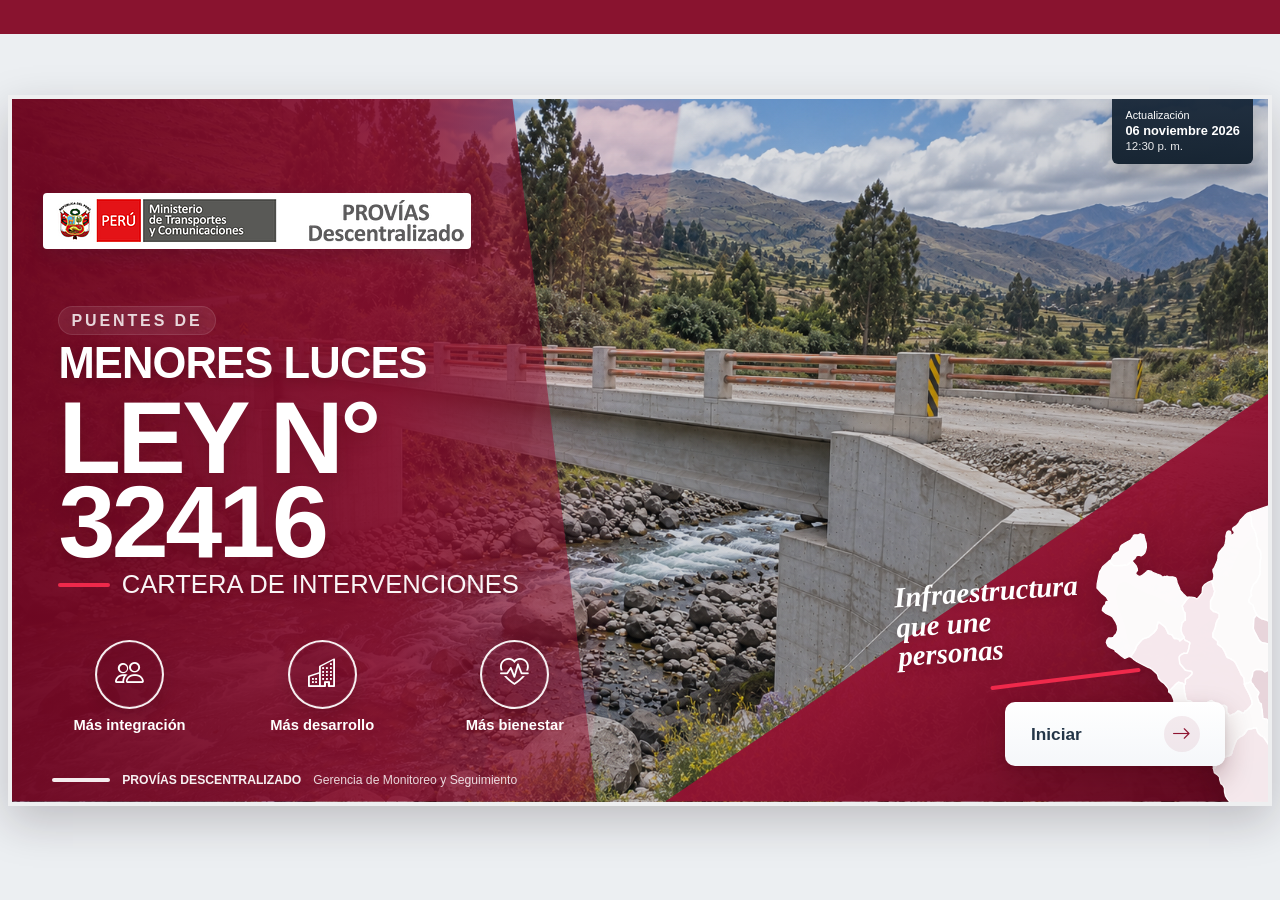
<file: index.html>
<!DOCTYPE html>
<html lang="es">
<head>
  <meta charset="UTF-8">
  <meta name="viewport" content="width=device-width, initial-scale=1.0">
  <title>Puentes de Menores Luces | Ley N.° 32416</title>

  <link rel="preload" as="image" href="img/portada/puente-vraem-fondo.png">
  <link rel="prefetch" href="territorio.html">

  <link rel="stylesheet"
        href="https://cdn.jsdelivr.net/npm/bootstrap-icons@1.11.3/font/bootstrap-icons.min.css">

  <link rel="stylesheet" href="css/base.css">
  <link rel="stylesheet" href="css/portada.css?v=20260911-5">
</head>

<body class="cover-page">

  <div class="cover-loader" id="coverLoader">
    <div class="cover-loader__content">
      <div class="cover-loader__bridge" aria-hidden="true">
        <span class="cover-loader__deck"></span>
        <span class="cover-loader__pillar cover-loader__pillar--1"></span>
        <span class="cover-loader__pillar cover-loader__pillar--2"></span>
        <span class="cover-loader__pillar cover-loader__pillar--3"></span>
      </div>

      <p class="cover-loader__title">Puentes de Menores Luces</p>

      <div class="cover-loader__track" aria-hidden="true">
        <span class="cover-loader__progress"></span>
      </div>
    </div>
  </div>

  <main class="cover">
    <section class="cover__stage" id="coverStage">

      <div class="cover__photo" aria-hidden="true"></div>
      <div class="cover__photo-shade" aria-hidden="true"></div>

      <div class="cover__left-overlay" aria-hidden="true"></div>
      <div class="cover__center-overlay" aria-hidden="true"></div>
      <div class="cover__right-overlay" aria-hidden="true"></div>

      <div class="cover__brand cover-piece">
        <img
          src="img/logos/logo-pvdes.png"
          alt="Provías Descentralizado"
          class="cover__brand-logo"
        >
      </div>

      <div class="cover__update cover-piece">
        <span>Actualización</span>
        <strong>06 noviembre 2026</strong>
        <small>12:30 p. m.</small>
      </div>

      <div class="cover__copy">
        <h1 class="cover__title">
          <span class="cover__title-kicker cover-piece">PUENTES DE</span>
          <span class="cover__title-mainline cover-piece">MENORES LUCES</span>
          <strong class="cover__title-vraem cover-piece">LEY N° 32416</strong>

          <span class="cover__title-bottom cover-piece">
            <i aria-hidden="true"></i>
            CARTERA DE INTERVENCIONES
          </span>
        </h1>
      </div>

      <div class="cover__benefits">
        <div class="cover-benefit cover-piece">
          <div class="cover-benefit__icon">
            <i class="bi bi-people"></i>
          </div>
          <span>Más integración</span>
        </div>

        <div class="cover-benefit cover-piece">
          <div class="cover-benefit__icon">
            <i class="bi bi-buildings"></i>
          </div>
          <span>Más desarrollo</span>
        </div>

        <div class="cover-benefit cover-piece">
          <div class="cover-benefit__icon">
            <i class="bi bi-heart-pulse"></i>
          </div>
          <span>Más bienestar</span>
        </div>
      </div>

      <div class="cover__territory">
        <img
          src="img/ui/peru-map.svg"
          alt="Mapa del Perú"
          class="cover-map cover-piece"
        >

        <p class="cover__territory-message cover-piece">
          Infraestructura<br>
          que une<br>
          personas
        </p>

        <span class="cover__territory-stroke cover-piece"></span>
      </div>

      <a class="cover__start cover-piece" href="territorio.html">
        <span>Iniciar</span>

        <em class="cover__start-arrow">
          <i class="bi bi-arrow-right"></i>
        </em>
      </a>

      <footer class="cover__footer cover-piece">
        <div class="cover__footer-line"></div>
        <p>PROVÍAS DESCENTRALIZADO</p>
        <span>Gerencia de Monitoreo y Seguimiento</span>
      </footer>

    </section>
  </main>

  <script src="js/portada.js?v=20260911-5"></script>
</body>
</html>
</file>
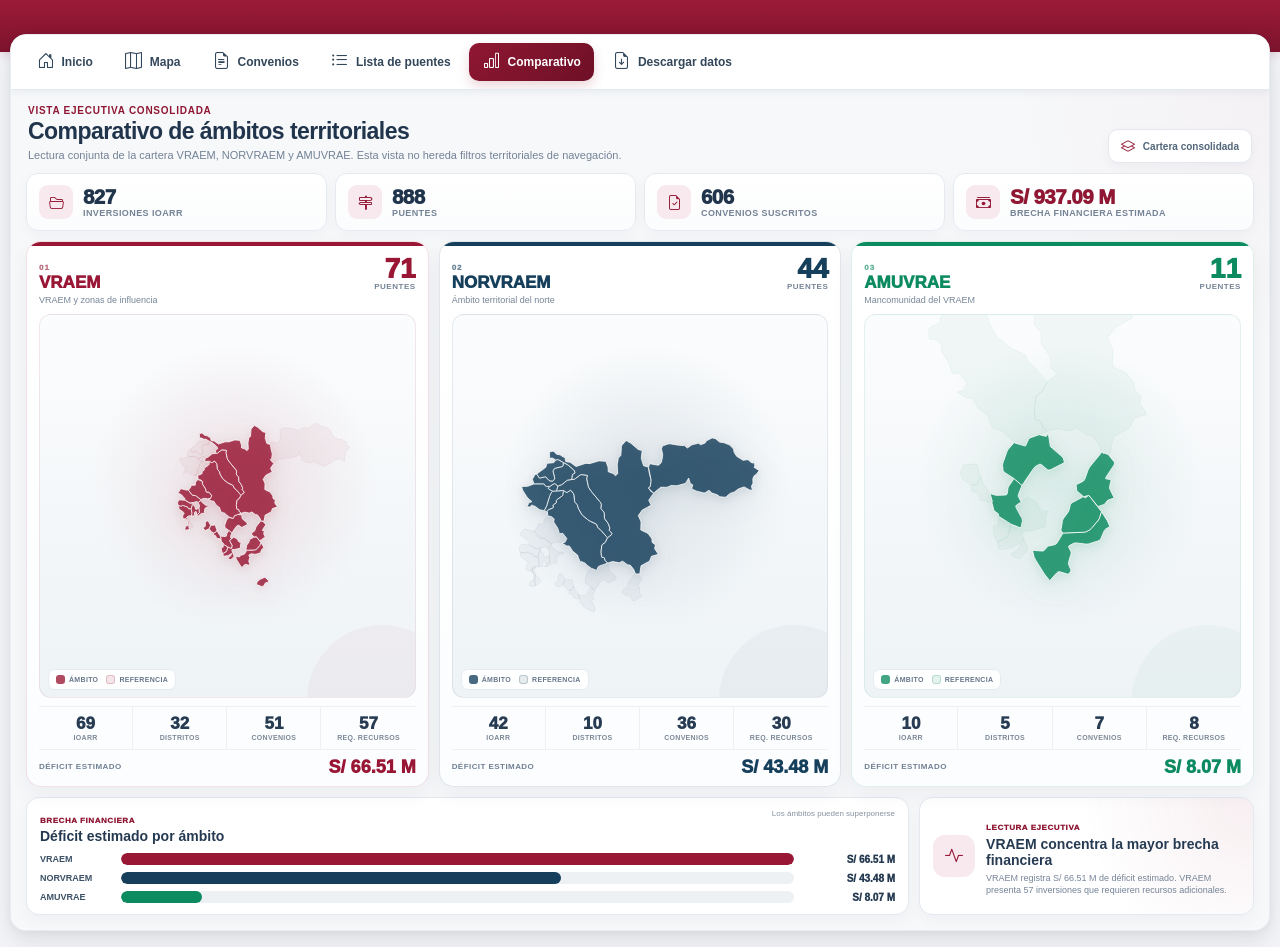
<file: comparativo.html>
<!DOCTYPE html>

<html lang="es">
<head>
<meta charset="utf-8"/>
<meta content="width=device-width, initial-scale=1.0" name="viewport"/>
<title>Comparativo ejecutivo | Puentes de Menores Luces</title>
<link href="https://cdn.jsdelivr.net/npm/bootstrap-icons@1.11.3/font/bootstrap-icons.min.css" rel="stylesheet"/>
<link href="css/base.css" rel="stylesheet"/>
<link href="css/dashboard.css?v=20260911-5" rel="stylesheet"/>
<link href="css/comparativo.css?v=20260914-17" rel="stylesheet"/>
<link href="css/navegacion.css?v=20261106-unificado" rel="stylesheet"/></head>
<body class="comparativo-page is-loading">
<div class="page-accent"></div>
<div class="app-shell">
<div class="dashboard-frame">
<div class="dashboard">
<aside class="sidebar">
<div class="sidebar__brand">
<img alt="Provías Descentralizado" class="sidebar__logo" src="img/logos/logo-pvdes.png"/>
</div>
<nav class="menu">
<a title="Inicio" class="menu__item" href="inicio.html"><i class="bi bi-house-door"></i><span>Inicio</span></a>
<a title="Mapa" class="menu__item" href="mapa.html"><i class="bi bi-map"></i><span>Mapa</span></a>
<a title="Convenios" class="menu__item" href="convenios.html"><i class="bi bi-file-earmark-text"></i><span>Convenios</span></a>
<a title="Lista de puentes" class="menu__item" href="puentes.html"><i class="bi bi-list-ul"></i><span>Lista de puentes</span></a>
<a title="Comparativo" class="menu__item menu__item--active" href="comparativo.html"><i class="bi bi-bar-chart"></i><span>Comparativo</span></a>
<a title="Descargar datos" class="menu__item" href="descargas.html"><i class="bi bi-file-earmark-arrow-down"></i><span>Descargar datos</span></a>
</nav>
<div class="sidebar__footer">
<p class="sidebar__footer-label">Unidad responsable</p>
<p class="sidebar__footer-title">Gerencia de Monitoreo y Seguimiento</p>
</div>
</aside>
<main class="main comparativo-main">
<section class="executive-view">
<header class="executive-head">
<div>
<p class="executive-head__eyebrow">Vista ejecutiva consolidada</p>
<h1>Comparativo de ámbitos territoriales</h1>
<p class="executive-head__subtitle">Lectura conjunta de la cartera VRAEM, NORVRAEM y AMUVRAE. Esta vista no hereda filtros territoriales de navegación.</p>
</div>
<div class="executive-head__badge">
<i class="bi bi-layers"></i>
<span>Cartera consolidada</span>
</div>
</header>
<section aria-label="Resumen general de cartera" class="executive-summary">
<article class="summary-kpi">
<span class="summary-kpi__icon"><i class="bi bi-folder2-open"></i></span>
<div><strong id="totalInversiones">-</strong><span>Inversiones IOARR</span></div>
</article>
<article class="summary-kpi">
<span class="summary-kpi__icon"><i class="bi bi-signpost-2"></i></span>
<div><strong id="totalPuentes">-</strong><span>Puentes</span></div>
</article>
<article class="summary-kpi">
<span class="summary-kpi__icon"><i class="bi bi-file-earmark-check"></i></span>
<div><strong id="totalConvenios">-</strong><span>Convenios suscritos</span></div>
</article>
<article class="summary-kpi summary-kpi--money">
<span class="summary-kpi__icon"><i class="bi bi-cash-stack"></i></span>
<div><strong id="totalDeficit">-</strong><span>Brecha financiera estimada</span></div>
</article>
</section>
<section aria-label="Comparativo territorial" class="territory-comparison">
<article class="territory-panel territory-panel--vraem" data-territory="VRAEM">
<div class="territory-panel__accent"></div>
<header class="territory-panel__head">
<div>
<span class="territory-panel__code">01</span>
<h2>VRAEM</h2>
<p>VRAEM y zonas de influencia</p>
</div>
<div class="territory-panel__headline">
<strong id="vraem-puentes">-</strong>
<span>Puentes</span>
</div>
</header>
<div class="territory-panel__map-wrap">
<svg aria-label="Mapa del VRAEM" class="territory-panel__map" data-map="VRAEM" viewbox="0 0 320 230"></svg>
<div class="territory-panel__map-key">
<span><i class="territory-panel__swatch territory-panel__swatch--selected"></i>Ámbito</span>
<span><i class="territory-panel__swatch territory-panel__swatch--context"></i>Referencia</span>
</div>
</div>
<div class="territory-panel__stats">
<div><strong id="vraem-ioarr">-</strong><span>IOARR</span></div>
<div><strong id="vraem-distritos">-</strong><span>Distritos</span></div>
<div><strong id="vraem-convenios">-</strong><span>Convenios</span></div>
<div><strong id="vraem-recursos">-</strong><span>Req. recursos</span></div>
</div>
<div class="territory-panel__deficit"><span>Déficit estimado</span><strong id="vraem-deficit">-</strong></div>
</article>
<article class="territory-panel territory-panel--norvraem" data-territory="NORVRAEM">
<div class="territory-panel__accent"></div>
<header class="territory-panel__head">
<div>
<span class="territory-panel__code">02</span>
<h2>NORVRAEM</h2>
<p>Ámbito territorial del norte</p>
</div>
<div class="territory-panel__headline">
<strong id="norvraem-puentes">-</strong>
<span>Puentes</span>
</div>
</header>
<div class="territory-panel__map-wrap">
<svg aria-label="Mapa del NORVRAEM" class="territory-panel__map" data-map="NORVRAEM" viewbox="0 0 320 230"></svg>
<div class="territory-panel__map-key">
<span><i class="territory-panel__swatch territory-panel__swatch--selected"></i>Ámbito</span>
<span><i class="territory-panel__swatch territory-panel__swatch--context"></i>Referencia</span>
</div>
</div>
<div class="territory-panel__stats">
<div><strong id="norvraem-ioarr">-</strong><span>IOARR</span></div>
<div><strong id="norvraem-distritos">-</strong><span>Distritos</span></div>
<div><strong id="norvraem-convenios">-</strong><span>Convenios</span></div>
<div><strong id="norvraem-recursos">-</strong><span>Req. recursos</span></div>
</div>
<div class="territory-panel__deficit"><span>Déficit estimado</span><strong id="norvraem-deficit">-</strong></div>
</article>
<article class="territory-panel territory-panel--amuvrae" data-territory="AMUVRAEM">
<div class="territory-panel__accent"></div>
<header class="territory-panel__head">
<div>
<span class="territory-panel__code">03</span>
<h2>AMUVRAE</h2>
<p>Mancomunidad del VRAEM</p>
</div>
<div class="territory-panel__headline">
<strong id="amuvrae-puentes">-</strong>
<span>Puentes</span>
</div>
</header>
<div class="territory-panel__map-wrap">
<svg aria-label="Mapa del AMUVRAE" class="territory-panel__map" data-map="AMUVRAEM" viewbox="0 0 320 230"></svg>
<div class="territory-panel__map-key">
<span><i class="territory-panel__swatch territory-panel__swatch--selected"></i>Ámbito</span>
<span><i class="territory-panel__swatch territory-panel__swatch--context"></i>Referencia</span>
</div>
</div>
<div class="territory-panel__stats">
<div><strong id="amuvrae-ioarr">-</strong><span>IOARR</span></div>
<div><strong id="amuvrae-distritos">-</strong><span>Distritos</span></div>
<div><strong id="amuvrae-convenios">-</strong><span>Convenios</span></div>
<div><strong id="amuvrae-recursos">-</strong><span>Req. recursos</span></div>
</div>
<div class="territory-panel__deficit"><span>Déficit estimado</span><strong id="amuvrae-deficit">-</strong></div>
</article>
</section>
<section class="executive-bottom">
<article class="comparison-chart">
<header>
<div>
<span class="comparison-chart__eyebrow">Brecha financiera</span>
<h3>Déficit estimado por ámbito</h3>
</div>
<span class="comparison-chart__note">Los ámbitos pueden superponerse</span>
</header>
<div class="comparison-bars" id="comparisonBars"></div>
</article>
<article class="executive-insight">
<span class="executive-insight__icon"><i class="bi bi-activity"></i></span>
<div>
<span class="executive-insight__eyebrow">Lectura ejecutiva</span>
<h3 id="insightTitle">Procesando cartera…</h3>
<p id="insightText">Cargando indicadores comparativos.</p>
</div>
</article>
</section>
</section>
</main>
</div>
</div>
</div>
<script src="js/comparativo.js?v=20260914-17"></script>
</body>
</html>
</file>
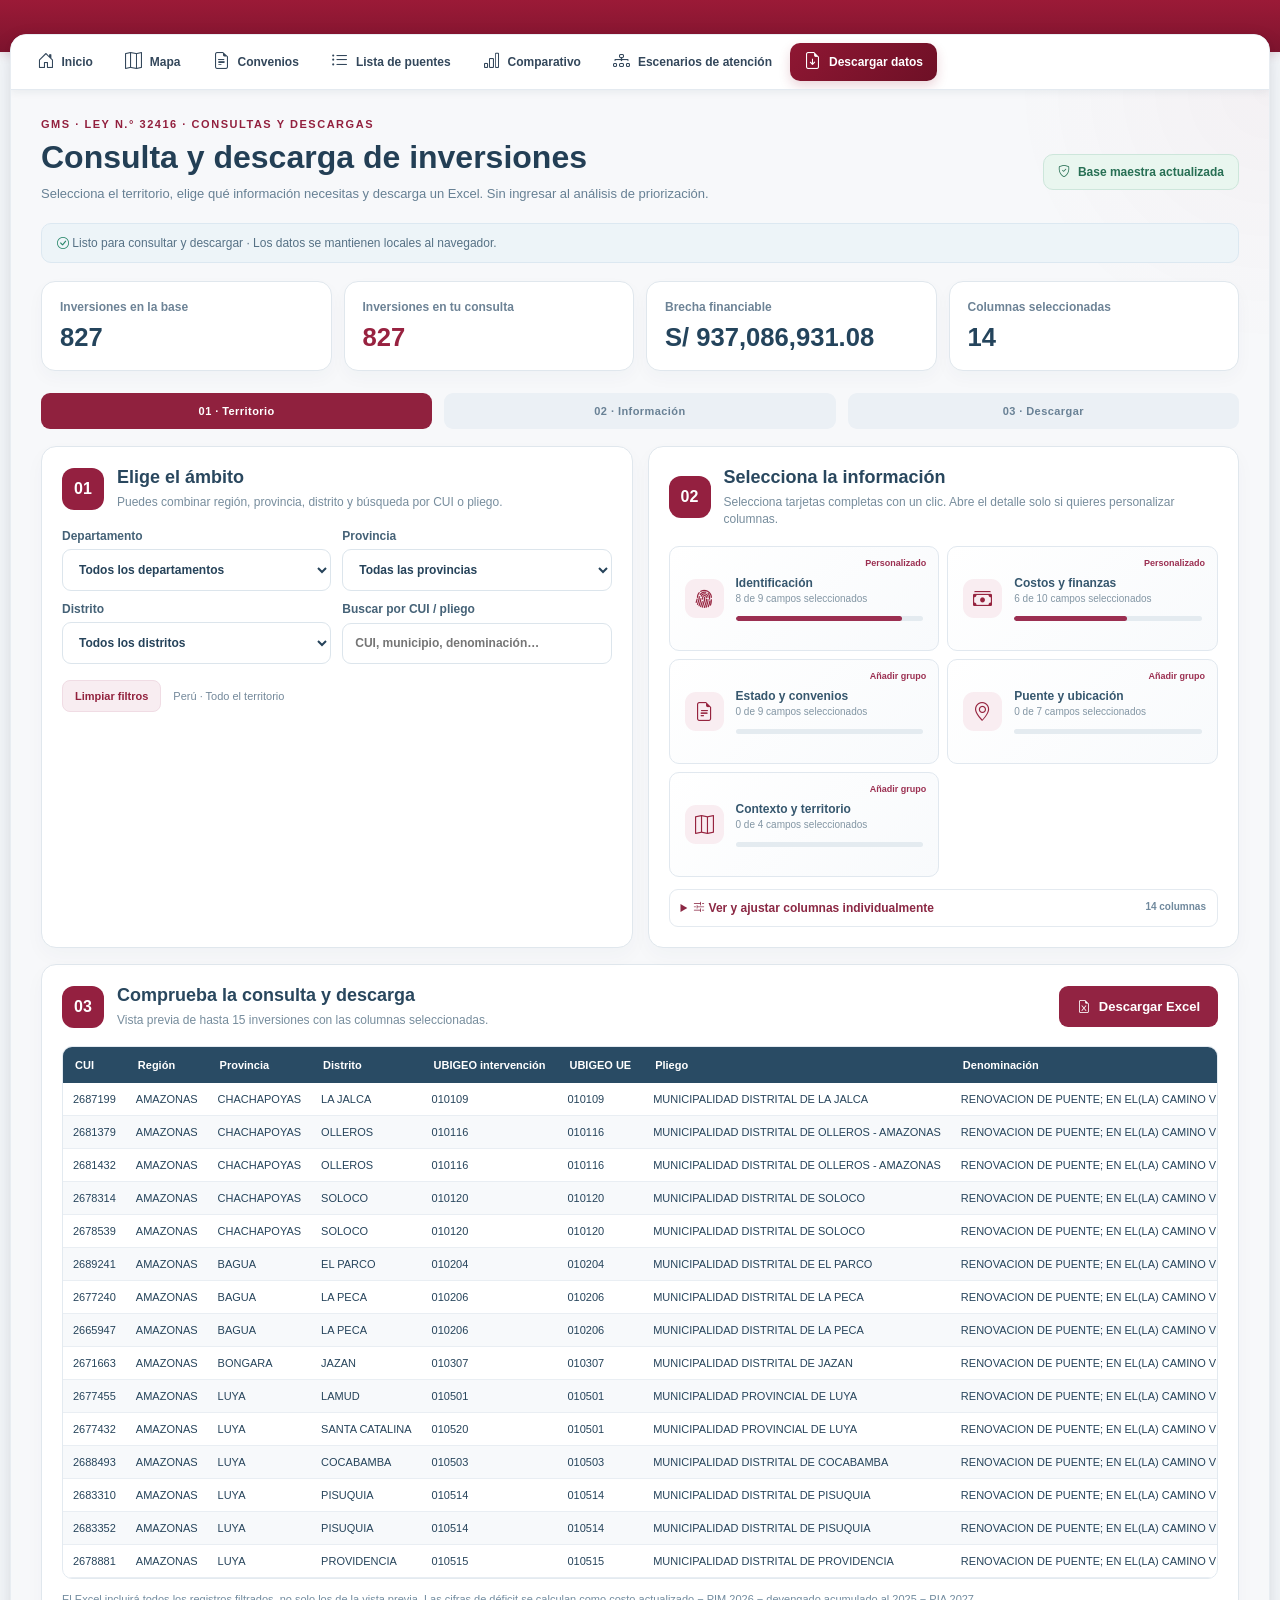
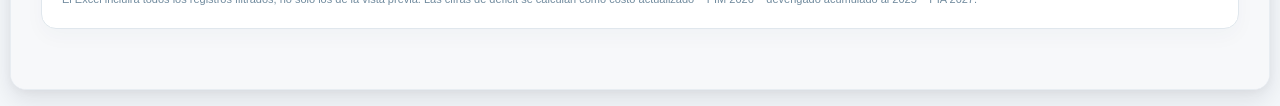
<file: descargas.html>
<!DOCTYPE html>
<html lang="es"><head><meta charset="utf-8"/><meta content="width=device-width, initial-scale=1" name="viewport"/><title>Descarga de inversiones | Ley N.° 32416</title>
<link href="https://cdn.jsdelivr.net/npm/bootstrap-icons@1.11.3/font/bootstrap-icons.min.css" rel="stylesheet"/><link href="css/base.css" rel="stylesheet"/><link href="css/dashboard.css" rel="stylesheet"/><link href="css/descargas.css" rel="stylesheet"/><link href="css/navegacion.css?v=20261106-unificado" rel="stylesheet"/></head>
<body class="descargas-page"><div class="page-accent"></div><div class="app-shell"><div class="dashboard-frame"><div class="dashboard">
<aside class="sidebar"><div class="sidebar__brand"><img alt="Provías Descentralizado" class="sidebar__logo" src="img/logos/logo-pvdes.png"/></div><nav class="menu">
<a title="Inicio" class="menu__item" href="inicio.html"><i class="bi bi-house-door"></i><span>Inicio</span></a>
<a title="Mapa" class="menu__item" href="mapa.html"><i class="bi bi-map"></i><span>Mapa</span></a>
<a title="Convenios" class="menu__item" href="convenios.html"><i class="bi bi-file-earmark-text"></i><span>Convenios</span></a>
<a title="Lista de puentes" class="menu__item" href="puentes.html"><i class="bi bi-list-ul"></i><span>Lista de puentes</span></a>
<a title="Comparativo" class="menu__item" href="comparativo.html"><i class="bi bi-bar-chart"></i><span>Comparativo</span></a>
<a title="Escenarios de atención" class="menu__item" href="escenarios.html"><i class="bi bi-diagram-3"></i><span>Escenarios de atención</span></a>
<a title="Descargar datos" class="menu__item menu__item--active" href="descargas.html"><i class="bi bi-file-earmark-arrow-down"></i><span>Descargar datos</span></a></nav>
<div class="sidebar__footer"><p class="sidebar__footer-label">Unidad responsable</p><p class="sidebar__footer-title">Gerencia de Monitoreo y Seguimiento</p></div></aside>
<main class="main dl-main"><div class="dl-eyebrow">GMS · LEY N.° 32416 · CONSULTAS Y DESCARGAS</div><header class="dl-hero"><div><h1>Consulta y descarga de inversiones</h1><p>Selecciona el territorio, elige qué información necesitas y descarga un Excel. Sin ingresar al análisis de priorización.</p></div><span class="dl-chip"><i class="bi bi-shield-check"></i> Base maestra actualizada</span></header>
<div aria-live="polite" class="dl-status" id="dlStatus" role="status">Leyendo inversiones…</div>
<div class="dl-kpis"><article><small>Inversiones en la base</small><strong id="dlTotal">—</strong></article><article><small>Inversiones en tu consulta</small><strong id="dlFiltered">—</strong></article><article><small>Brecha financiable</small><strong id="dlGap">—</strong></article><article><small>Columnas seleccionadas</small><strong id="dlCountColumns">—</strong></article></div>
<div class="dl-progress"><span class="is-on">01 · Territorio</span><span>02 · Información</span><span>03 · Descargar</span></div>
<div class="dl-grid"><section class="dl-card"><div class="dl-title"><span class="dl-step">01</span><div><h2>Elige el ámbito</h2><p>Puedes combinar región, provincia, distrito y búsqueda por CUI o pliego.</p></div></div>
<div class="dl-fields"><label>Departamento<select id="dlDept"><option value="">Todos los departamentos</option></select></label><label>Provincia<select id="dlProv"><option value="">Todas las provincias</option></select></label><label>Distrito<select id="dlDist"><option value="">Todos los distritos</option></select></label><label>Buscar por CUI / pliego<input id="dlSearch" placeholder="CUI, municipio, denominación…" type="search"/></label></div><div class="dl-quick"><button id="dlClear" type="button">Limpiar filtros</button><span id="dlTerritorySummary">Perú · Todo el territorio</span></div></section>
<section class="dl-card"><div class="dl-title"><span class="dl-step">02</span><div><h2>Selecciona la información</h2><p>Selecciona tarjetas completas con un clic. Abre el detalle solo si quieres personalizar columnas.</p></div></div>
<div class="dl-field-groups" id="dlGroups"></div><details class="dl-columns"><summary><i class="bi bi-sliders2"></i> Ver y ajustar columnas individualmente <span id="dlColumnsBadge"></span></summary><div id="dlColumnList"></div></details></section></div>
<section class="dl-card dl-result"><div class="dl-title"><span class="dl-step">03</span><div><h2>Comprueba la consulta y descarga</h2><p>Vista previa de hasta 15 inversiones con las columnas seleccionadas.</p></div><button class="dl-download" disabled="" id="dlExport"><i class="bi bi-file-earmark-excel"></i> Descargar Excel</button></div>
<div class="dl-table-wrap"><table id="dlPreview"><thead></thead><tbody></tbody></table></div><div class="dl-hint">El Excel incluirá todos los registros filtrados, no solo los de la vista previa. Las cifras de déficit se calculan como costo actualizado − PIM 2026 − devengado acumulado al 2025 − PIA 2027.</div></section></main></div></div></div>
<script src="js/escenarios_excel.js?v=18"></script><script src="js/descargas.js?v=18"></script></body></html>
</file>
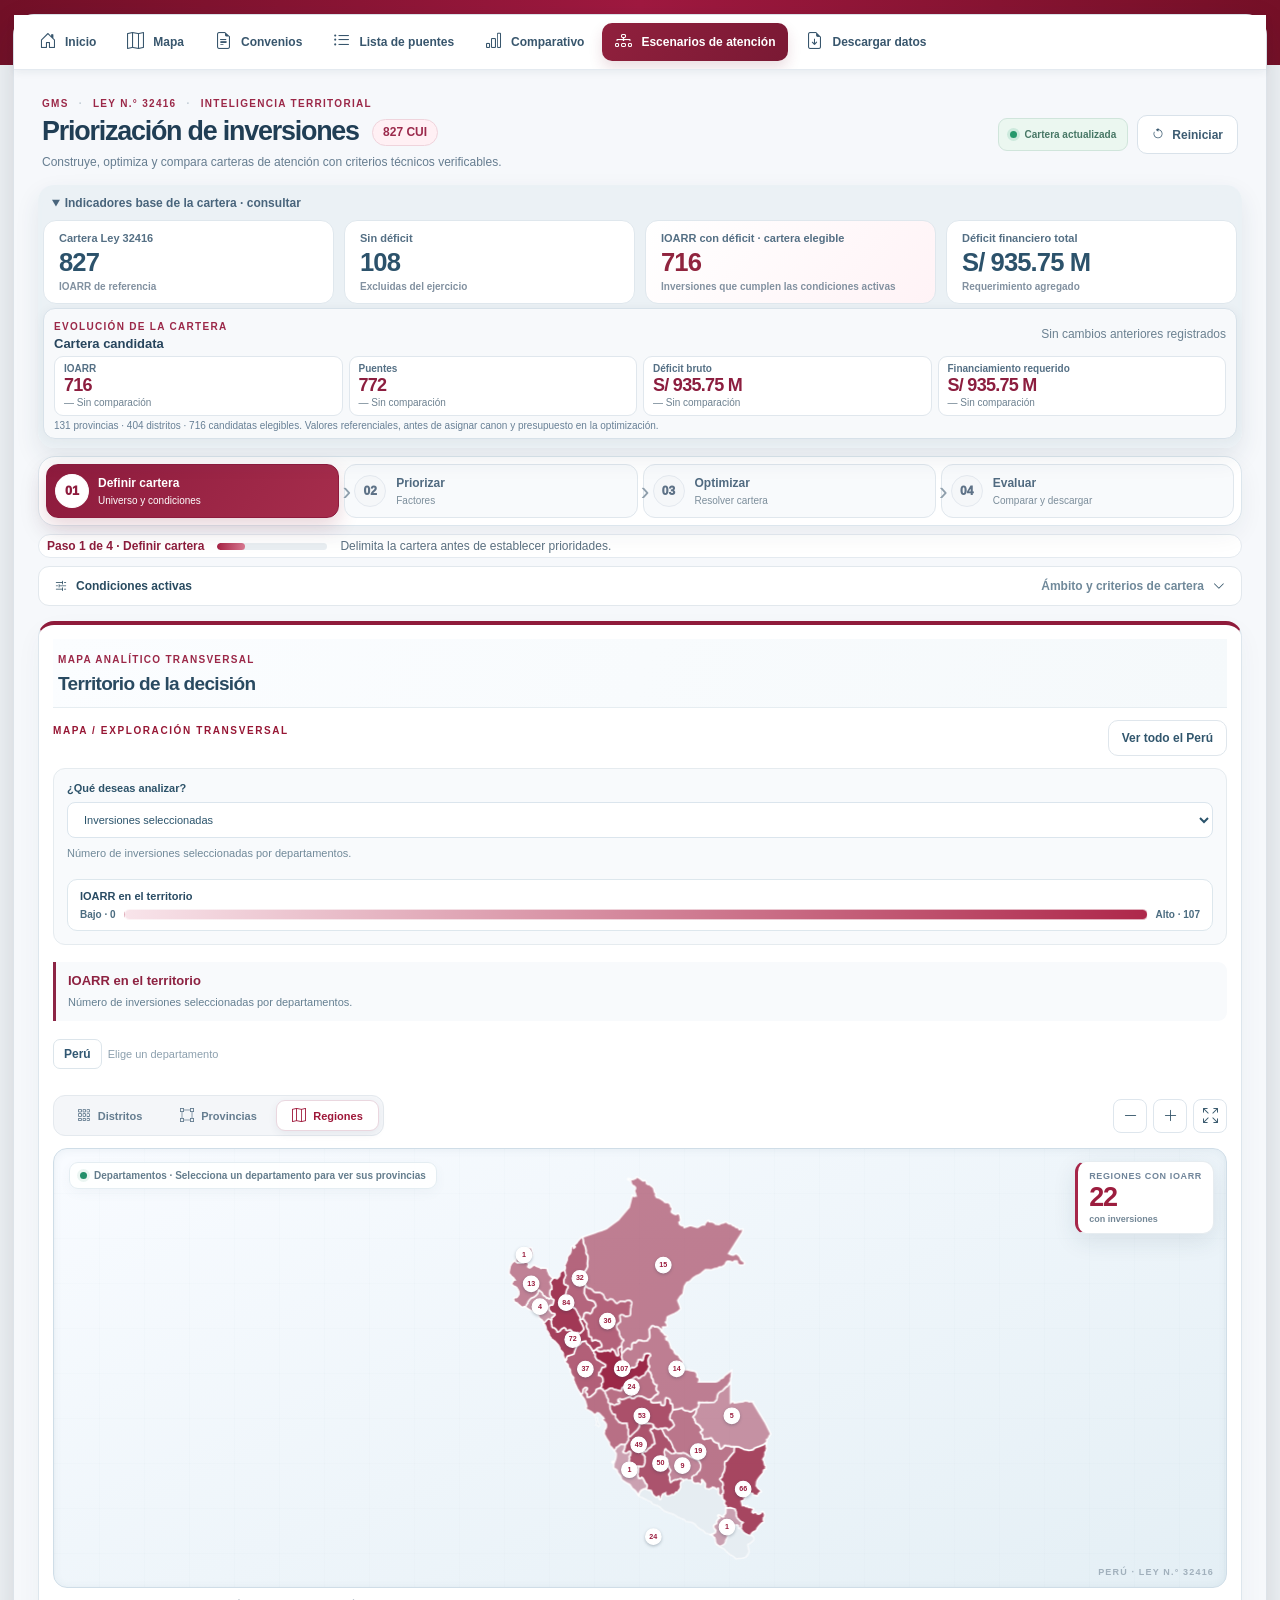
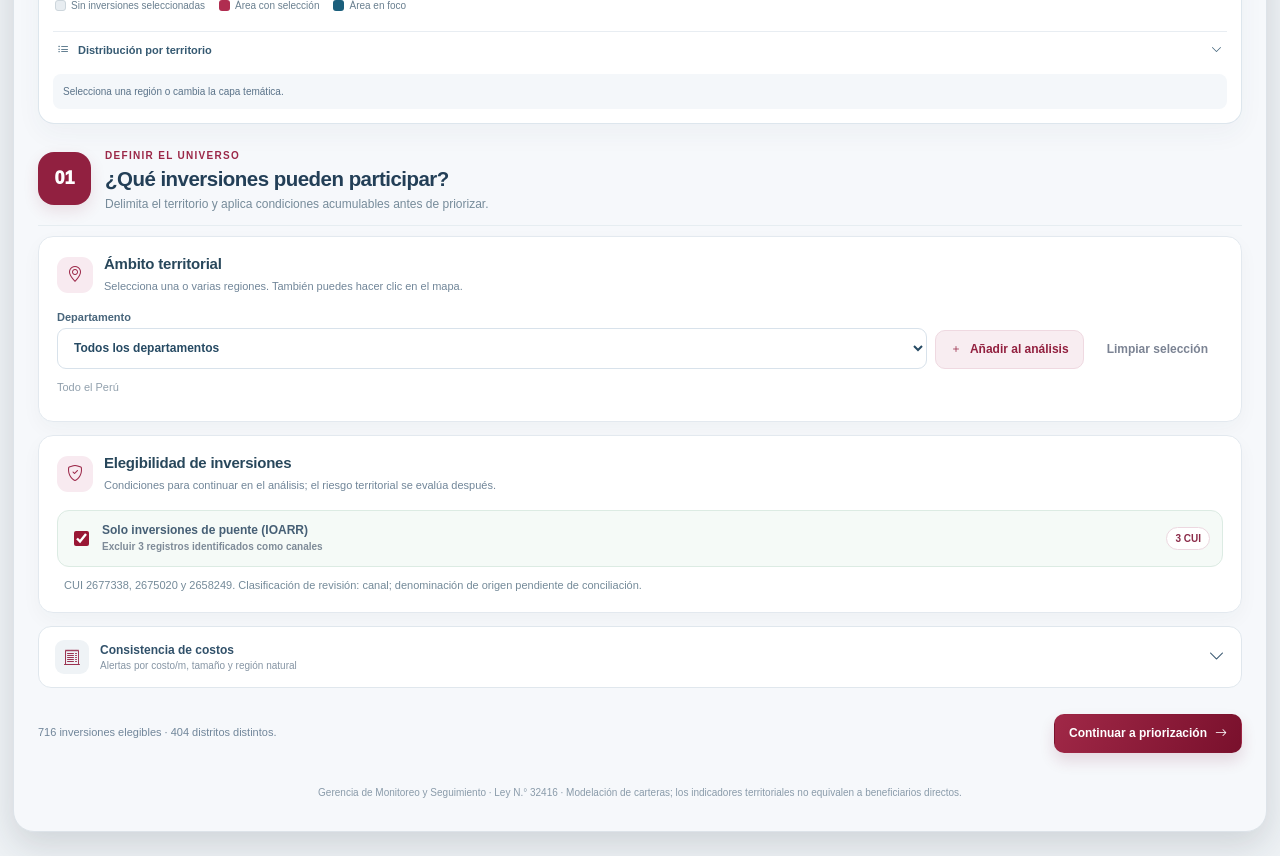
<file: escenarios.html>
<!DOCTYPE html>

<html lang="es"><head><meta charset="utf-8"/><meta content="width=device-width,initial-scale=1" name="viewport"/>
<title>Priorización de inversiones · Ley N.° 32416</title>
<link href="https://cdn.jsdelivr.net/npm/bootstrap-icons@1.11.3/font/bootstrap-icons.min.css" rel="stylesheet"/>
<link href="css/base.css" rel="stylesheet"/><link href="css/escenarios.css?v=20261106-transversal" rel="stylesheet"/><link href="css/navegacion.css?v=20261106-unificado" rel="stylesheet"/>
</head>
<body class="escenarios-page esc-v17 esc-v18 esc-v19 esc-v20"><div class="esc-top-accent"></div><div class="esc-shell"><div class="esc-layout"><aside aria-label="Navegación" class="esc-sidebar v19-sidebar">
<div class="sidebar__brand"><img alt="Provías Descentralizado" class="sidebar__logo" src="img/logos/logo-pvdes.png"/></div>
<nav class="menu">
<a title="Inicio" class="menu__item" href="inicio.html"><i class="bi bi-house-door"></i><span>Inicio</span></a>
<a title="Mapa" class="menu__item" href="mapa.html"><i class="bi bi-map"></i><span>Mapa</span></a>
<a title="Convenios" class="menu__item" href="convenios.html"><i class="bi bi-file-earmark-text"></i><span>Convenios</span></a>
<a title="Lista de puentes" class="menu__item" href="puentes.html"><i class="bi bi-list-ul"></i><span>Lista de puentes</span></a>
<a title="Comparativo" class="menu__item" href="comparativo.html"><i class="bi bi-bar-chart"></i><span>Comparativo</span></a>
<a title="Escenarios de atención" aria-current="page" class="menu__item menu__item--active" href="escenarios.html"><i class="bi bi-diagram-3"></i><span>Escenarios de atención</span></a>
<a title="Descargar datos" class="menu__item" href="descargas.html"><i class="bi bi-file-earmark-arrow-down"></i><span>Descargar datos</span></a>
</nav><div class="sidebar__footer"><p class="sidebar__footer-label">Unidad responsable</p><p class="sidebar__footer-title">Gerencia de Monitoreo y Seguimiento</p></div></aside>
<main class="esc-main v17-main">
<header class="v17-header"><div><div class="v17-eyebrow">GMS <span>·</span> LEY N.° 32416 <span>·</span> INTELIGENCIA TERRITORIAL</div>
<h1>Priorización de inversiones <span>827 CUI</span></h1><p>Construye, optimiza y compara carteras de atención con criterios técnicos verificables.</p></div>
<div class="v17-header-actions"><span class="v17-data-live"><i></i> Cartera actualizada</span><button class="v17-neutral-button" id="resetEsc" type="button"><i class="bi bi-arrow-counterclockwise"></i> Reiniciar</button></div></header>
<section aria-label="Resumen de la cartera" class="v17-overview v19-sticky-kpis"><div aria-live="polite" class="esc-base-summary" role="status">
<div><span>Cartera Ley 32416</span><strong id="baseTotal">—</strong><small>IOARR de referencia</small></div>
<div><span>Sin déficit</span><strong id="baseExcluded">—</strong><small>Excluidas del ejercicio</small></div>
<div class="esc-base-selected"><span>IOARR con déficit · cartera elegible</span><strong id="baseEligible">—</strong><small>Inversiones que cumplen las condiciones activas</small></div>
<div><span>Déficit financiero total</span><strong id="baseDeficit">—</strong><small>Requerimiento agregado</small></div>
</div></section>
<section class="esc-live" aria-label="Indicadores de la selección en curso">
 <div class="esc-live-heading"><div><span class="v17-stage-kicker">EVOLUCIÓN DE LA CARTERA</span><h2 id="escLiveTitle">Selección actual</h2></div><span class="esc-live-caption" id="escLiveCompared">Variación respecto a la selección anterior</span></div>
 <div class="esc-live-grid" id="escLiveGrid"><div class="esc-live-empty">Preparando indicadores de la cartera…</div></div>
 <div class="esc-live-foot" id="escLiveFoot">Los indicadores reflejan las condiciones de la etapa activa.</div>
</section>
<nav aria-label="Etapas de priorización" class="v17-stepper">
<button aria-current="step" class="is-active" data-v17-go="1"><span class="v17-step-num">01</span><span><b>Definir cartera</b><small>Universo y condiciones</small></span></button>
<button data-v17-go="2"><span class="v17-step-num">02</span><span><b>Priorizar</b><small>Factores</small></span></button>
<button data-v17-go="3"><span class="v17-step-num">03</span><span><b>Optimizar</b><small>Resolver cartera</small></span></button>
<button data-v17-go="4"><span class="v17-step-num">04</span><span><b>Evaluar</b><small>Comparar y descargar</small></span></button>
</nav>
<div class="v20-flow-progress" aria-live="polite"><span class="v20-flow-caption" id="v20FlowCaption">Paso 1 de 4 · Definir cartera</span><div class="v20-flow-track"><span id="v20FlowFill"></span></div><span id="v20FlowInstruction">Delimita la cartera antes de establecer prioridades.</span></div>
<details class="v20-context-drawer"><summary><i class="bi bi-sliders2"></i><strong>Condiciones activas</strong><span id="v20ConditionsSummary">Ámbito y criterios de cartera</span><i class="bi bi-chevron-down"></i></summary><div class="v17-context-bar"><div class="v17-context-chips" id="v17ContextChips"><span>Universo nacional</span></div>
<div class="v17-context-count"><span>Elegibles</span><strong id="v17EligibleCount">—</strong><span>·</span><span>Distritos</span><strong id="v17EligibleDistricts">—</strong></div></div></details>
<div class="v17-workspace-layout"><div class="v17-flow">
<section class="v17-stage is-visible" data-v17-stage="1"><div class="v17-stage-header"><div class="v17-stage-mark">01</div><div><span class="v17-stage-kicker">DEFINIR EL UNIVERSO</span><h2>¿Qué inversiones pueden participar?</h2><p>Delimita el territorio y aplica condiciones acumulables antes de priorizar.</p></div></div><div class="v17-card v17-territory-config"><div class="v17-card-head"><span class="v17-icon"><i class="bi bi-geo-alt"></i></span><div><h3>Ámbito territorial</h3><small>Selecciona una o varias regiones. También puedes hacer clic en el mapa.</small></div></div>
<div class="v17-form-grid"><label class="v17-select-wrap">Departamento<select id="v17DepartmentSelector"><option value="">Todos los departamentos</option></select></label>
<button class="v17-soft-button" id="v17AddDepartment" type="button"><i class="bi bi-plus"></i> Añadir al análisis</button><button class="v17-link-button" id="v17ClearDepartments" type="button">Limpiar selección</button></div>
<div class="v17-selected-chips" id="v17TerritoryChips"><span class="v17-muted">Todo el Perú</span></div></div>
<div class="v17-card v18-eligibility"><div class="v17-card-head"><span class="v17-icon"><i class="bi bi-shield-check"></i></span><div><h3>Elegibilidad de inversiones</h3><small>Condiciones para continuar en el análisis; el riesgo territorial se evalúa después.</small></div></div><label class="esc-switch esc-canal-option"><input checked="checked" id="excludeCanals" type="checkbox"/> <span><b>Solo inversiones de puente (IOARR)</b><small>Excluir 3 registros identificados como canales</small></span><span class="esc-canal-count">3 CUI</span></label><small class="esc-help esc-canal-footnote">CUI 2677338, 2675020 y 2658249. Clasificación de revisión: canal; denominación de origen pendiente de conciliación.</small></div>
<details class="v17-disclosure v17-cost-panel"><summary><i class="bi bi-receipt-cutoff"></i><span><b>Consistencia de costos</b><small>Alertas por costo/m, tamaño y región natural</small></span><i class="bi bi-chevron-down"></i></summary><div><section aria-label="Control de consistencia del costo" class="esc-cost-audit">
<div class="esc-cost-header"><div><span class="esc-kicker">CONTROL DE CONSISTENCIA</span><h4>Costo por metro y alertas de revisión</h4><p>Compara puentes de longitud y cantidad similares dentro de cada región natural; no establece precios normativos.</p></div><span class="esc-cost-count" id="costRiskCounter">—</span></div>
<div aria-live="polite" class="esc-cost-zones" id="costZoneAverages"></div>
<div class="esc-cost-exclusion">
<div class="esc-cost-decision-head"><b>Inversiones con costo unitario elevado</b><small>Filtro exploratorio; no acredita sobrecosto ni considera todavía altura de estribos, accesos o cimentación.</small></div>
<div class="esc-cost-threshold"><label for="costAlertFactor">Umbral para revisar <strong id="costAlertFactorLabel">2.5 veces (+150 %)</strong></label><input id="costAlertFactor" max="4" min="2" step="0.25" type="range" value="2.5"/><small>Una inversión se señala cuando su costo por metro supera este múltiplo de la mediana de al menos 5 pares de la misma zona, rango de longitud y cantidad de puentes. No es un precio máximo permitido.</small></div>
<label class="esc-input-label" for="costExclusionMode">Tratamiento en la cartera</label>
<select class="esc-budget-order" id="costExclusionMode"><option value="none">Solo revisar (no modificar la cartera)</option><option value="verified">Excluir inversiones con alerta de costo</option></select>
<div aria-live="polite" class="esc-cost-impact" id="costExclusionNote" role="status">Sin exclusión por costo.</div>
</div>
<div class="esc-cost-metrics"><div><small>Inversiones evaluadas</small><strong id="costReviewCount">—</strong></div><div><small>Alertas de costo</small><strong id="costAlertCount">—</strong></div><div><small>Apartadas por el criterio</small><strong id="costMissingCount">—</strong></div></div>
<div class="esc-cost-comparison-note"><span id="costZoneCount">Comparación por costa, sierra y selva</span></div>
<label class="esc-cost-toggle"><input id="costOnlyAlerts" type="checkbox"/> Ver solo observaciones de costo <small>(cambia la tabla, no la cartera)</small></label>
<div class="esc-cost-table-wrap"><table class="esc-cost-table"><thead><tr><th>CUI</th><th>Región natural</th><th>Puentes / luz media</th><th>Longitud total</th><th>Costo actualizado</th><th>Costo por metro</th><th>Variación del costo unitario</th><th>Resultado</th></tr></thead><tbody id="costAlertBody"></tbody></table></div>
<small class="esc-cost-caption" id="costAuditNote">Costo por metro, contrastado con inversiones de la misma región natural. La comparación se amplía cuando hay pocos casos del mismo tamaño.</small>
</section></div></details>
<div class="v17-stage-footer"><span id="v17Step1Summary">La cartera elegible se actualiza con cada condición.</span><button class="v17-primary-button" data-v17-next="2" type="button">Continuar a priorización <i class="bi bi-arrow-right"></i></button></div></section>
<section class="v17-stage" data-v17-stage="2" hidden=""><div class="v17-stage-header"><div class="v17-stage-mark">02</div><div><span class="v17-stage-kicker">PRIORIZAR CON CRITERIOS</span><h2>¿Dónde es más importante intervenir?</h2><p>Selecciona los factores que definirán la prioridad de la cartera.</p></div></div><section class="esc-factor-hub v17-card" aria-labelledby="escFactorTitle">
 <div class="esc-factor-head"><div><span class="v17-stage-kicker">FACTORES PARA PRIORIZAR</span><h3 id="escFactorTitle">¿Qué condiciones territoriales deben pesar más?</h3><p>Ajusta la importancia de los cuatro factores.</p></div><button class="v17-primary-button" id="escFactorAdjust" type="button"><i class="bi bi-sliders"></i> Ajustar factores AHP</button></div>
 <div class="esc-factor-grid" id="escFactorCards"><div class="esc-live-empty">Cargando indicadores y cobertura…</div></div>
 <div class="esc-factor-bottom"><span id="escFactorModel">Pesos sin aplicar</span><span id="escFactorCoverage">Datos disponibles en la selección</span></div>
 </section>
 <div class="esc-priority-handoff"><span class="esc-priority-number">02</span><div><strong>Define la importancia de los factores</strong><small>La cartera se calculará en el paso 03. Compararás alternativas guardadas en el paso 04.</small></div><button type="button" class="v17-primary-button" data-v17-next="3">Continuar a optimización <i class="bi bi-arrow-right"></i></button></div>
<details class="v20-investment-details"><summary><i class="bi bi-table"></i> Explorar información de inversiones individuales <span>Consulta opcional por CUI</span></summary><div class="v17-card v19-priority-card"><div class="v17-card-head"><span class="v17-icon"><i class="bi bi-activity"></i></span><div><h3>Matriz territorial de priorización</h3><small>PCM · CENEPRED · pobreza · agricultura · exposición. El AHP solo puntúa los criterios elegidos.</small></div></div>
<div class="v19-criteria-strips"><span><i class="bi bi-shield-check"></i> PCM · Declaratoria</span><span><i class="bi bi-water"></i> CENEPRED · Inundaciones</span><span><i class="bi bi-layers"></i> CENEPRED · Movimientos en masa</span><span><i class="bi bi-people"></i> Pobreza distrital</span></div>
<div class="v19-priority-toolbar"><label for="v19PrioritySearch">Buscar inversión o territorio <input id="v19PrioritySearch" placeholder="CUI, provincia, distrito…" type="search"/></label><span id="v19PriorityCount">Sin datos</span></div>
<div class="v19-priority-scroll"><table class="v19-priority-table"><thead><tr><th>CUI / Distrito</th><th>PCM</th><th>Inundación</th><th>Movimientos en masa</th><th>Pobreza</th><th>Área agrícola</th><th>Viviendas susceptibles*</th><th>AHP</th></tr></thead><tbody id="v19PriorityBody"><tr><td colspan="8">Preparando información territorial…</td></tr></tbody></table></div><div class="v19-priority-pagination"><button type="button" id="v19PriorityMore" class="v17-soft-button" hidden>Mostrar más inversiones <i class="bi bi-chevron-down"></i></button><span id="v19PriorityShown"></span></div><div class="v19-priority-foot">*Valores distritales de áreas de mayor susceptibilidad (inundación / movimientos en masa), no beneficiarios ni exposición demostrada del puente. Los puntajes AHP requieren criterios ponderados explícitamente.</div></div></details><details class="v19-tech-matrix"><summary>Consultar matriz metodológica de cuatro niveles y cobertura de datos</summary><div class="v17-card v18-matrix-card"><div class="v17-card-head"><span class="v17-icon"><i class="bi bi-table"></i></span><div><h3>Matriz de criterios territoriales</h3><small>Consulta los cuatro niveles de análisis; elige los criterios que ponderará AHP y revisa los indicadores de contexto.</small></div></div>
<div class="v18-criterion-toolbar"><span class="v18-criterion-label">4 niveles · AHP opcional · Atributos por UBIGEO de intervención</span><button class="v17-soft-button" id="v18EqualWeights" type="button"><i class="bi bi-distribute-vertical"></i> Igual importancia</button><button class="v17-primary-button" id="v18OpenAHP"><i class="bi bi-diagram-3"></i> Ajustar importancia</button></div>
<div class="v18-matrix-wrap"><table class="v18-criteria-matrix"><thead><tr><th>Nivel de análisis</th><th>Criterio / indicador</th><th>Datos en la cartera</th><th>En AHP</th><th>Rol</th></tr></thead><tbody id="v18CriteriaBody"></tbody></table></div>
<div class="v18-criterion-summary" id="v18CriteriaStatus">Selecciona criterios para comparar su importancia.</div></div></details>
<details class="esc-advanced-criteria"><summary>Opciones avanzadas · PCM, CENEPRED y regla territorial</summary><div class="v17-card"><div class="v17-card-head"><span class="v17-icon"><i class="bi bi-layers"></i></span><div><h3>Condiciones administrativas opcionales</h3><small>Solo si necesitas limitar el universo de análisis.</small></div></div><fieldset>
<legend>2. Condiciones acumulables</legend>
<label class="esc-switch"><input id="filterFem" type="checkbox"/> <span><b>Declaratoria de emergencia PCM</b><small>Solo distritos declarados: condición administrativa.</small></span></label><div class="v16-risk-select"><label for="v16Risk">Riesgo territorial CENEPRED</label><select aria-label="Restricción de riesgo territorial" id="v16Risk"><option value="all">Sin restricción de riesgo</option><option value="flood">Alto/muy alto en inundaciones</option><option value="mass">Alto/muy alto en movimientos en masa</option><option value="either">Alto/muy alto en alguno de los dos</option><option value="both">Alto/muy alto en ambos peligros</option></select><small>Clasificación del distrito de intervención; distinta de la declaratoria PCM.</small></div>
<div class="esc-control-warning" hidden="" id="canonNotice"></div>
</fieldset></div><div class="v17-card"><div class="v17-card-head"><span class="v17-icon"><i class="bi bi-diagram-3"></i></span><div><h3>Regla territorial opcional</h3><small>Selecciona una sola regla cuando corresponda.</small></div></div>
<div class="v17-rule-cards" id="v17RuleCards"></div><div class="v17-native-rules"><fieldset>
<legend>1. Regla de selección</legend><select aria-label="Regla territorial obligatoria" id="v16RuleSelect"><option selected="" value="todos">Todas las IOARR elegibles</option><option value="pliego_min">Una por pliego · menor déficit</option><option value="pliego_max">Una por pliego · mayor déficit</option><option value="distrito_min">Una por distrito · menor déficit</option><option value="distrito_max">Una por distrito · mayor déficit</option><option value="provincia_min">Una por provincia · menor déficit</option><option value="provincia_max">Una por provincia · mayor déficit</option></select><small class="v16-rule-desc">Una por pliego, provincia o distrito limita las candidatas antes de optimizar.</small>
<label class="esc-radio v16-rule-radio"><input checked="" name="selRule" type="radio" value="todos"/> <span>Todas las IOARR elegibles</span></label>
<label class="esc-radio v16-rule-radio"><input name="selRule" type="radio" value="pliego_min"/> <span>Una por pliego · menor déficit</span></label>
<label class="esc-radio v16-rule-radio"><input name="selRule" type="radio" value="pliego_max"/> <span>Una por pliego · mayor déficit</span></label>
<label class="esc-radio v16-rule-radio"><input name="selRule" type="radio" value="distrito_min"/> <span>Una por distrito · menor déficit</span></label>
<label class="esc-radio v16-rule-radio"><input name="selRule" type="radio" value="distrito_max"/> <span>Una por distrito · mayor déficit</span></label>
<label class="esc-radio v16-rule-radio"><input name="selRule" type="radio" value="provincia_min"/> <span>Una por provincia · menor déficit</span></label><label class="esc-radio v16-rule-radio"><input name="selRule" type="radio" value="provincia_max"/> <span>Una por provincia · mayor déficit</span></label>
</fieldset></div>
<div class="v17-inline-note" id="v17RuleNote">Una regla de menor o mayor déficit preselecciona un CUI por cada unidad territorial.</div>
<details class="v17-rule-matrix-preview"><summary><i class="bi bi-table"></i> Comparar las siete reglas de preselección</summary><div id="v17RulePreview"></div></details></div>

</details><div class="esc-legacy-modes" hidden aria-hidden="true"><button id="mcOpenAhp" type="button">Abrir AHP</button>
 <select id="mcPovertyMode"><option value="inform">Informar</option></select><select id="mcRiskMode"><option value="inform">Informar</option></select><select id="mcAgriMode"><option value="inform">Informar</option></select>
 <select id="mcPovertyQuintile"><option value="2">2</option></select><select id="mcRiskHazard"><option value="either">Ambos</option></select><select id="mcAgriMin"><option value="0">0</option></select>
 <span id="mcModeStatus"></span><span id="mcDistrictBadge"></span><div id="mcDiagBody"></div><div id="mcAHPActive"></div>
 </div>
<div class="v17-stage-footer"><button class="v17-neutral-button" data-v17-prev="1" type="button">Anterior</button><button class="v17-primary-button" data-v17-next="3" type="button">Continuar a optimización <i class="bi bi-arrow-right"></i></button></div></section>
<section class="v17-stage" data-v17-stage="3" hidden=""><div class="v17-stage-header"><div class="v17-stage-mark">03</div><div><span class="v17-stage-kicker">MOTOR DE PROGRAMACIÓN ENTERA</span><h2>¿Qué combinación puede financiarse?</h2><p>Define recursos y objetivo; el motor MILP respeta las restricciones activas.</p></div></div>
<div class="v17-finance-grid"><div class="v17-card"><fieldset>
<legend>4. Restricción financiera</legend>
<label class="esc-input-label" for="budgetInput">Presupuesto total disponible <span>S/</span></label>
<input autocomplete="off" id="budgetInput" inputmode="numeric" placeholder="Ej.: 10,000,000" type="text"/><div aria-live="polite" class="esc-budget-live" id="budgetLiveReadout">Ingresa un monto global en soles.</div><div class="esc-budget-presets"><span>Explorar alternativas:</span><button data-budget-fraction="0.05" type="button">5 % de la brecha</button><button data-budget-fraction="0.10" type="button">10 %</button><button data-budget-fraction="0.20" type="button">20 %</button><button data-budget-fraction="0.30" type="button">30 %</button><button data-budget-fraction="0.50" type="button">50 %</button><button data-budget-fraction="0.75" type="button">75 %</button></div>
<label class="esc-input-label v16-internal" for="budgetOrder">Orden de asignación al aplicar el techo</label><select class="esc-budget-order v16-internal" id="budgetOrder"><option value="asc">Menor brecha primero</option><option value="desc">Mayor brecha primero</option></select><small class="esc-help v16-internal">El orden exploratorio no reemplaza la optimización financiera.</small>
<button class="esc-ghost-button" id="clearBudget" type="button"><i class="bi bi-unlock"></i> Quitar presupuesto</button>
</fieldset></div><div class="v17-card"><fieldset><label class="esc-switch esc-coverage-enable"><input id="coverageEnabled" type="checkbox"/> <span><b>Filtrar por cobertura con canon</b><small>Selecciona el porcentaje máximo de cobertura del déficit.</small></span></label><div class="esc-coverage-controls" hidden="" id="coverageControls">
<div class="esc-coverage-heading"><span>Desde 0 % hasta</span><strong id="coverageMaxValue">50 %</strong></div>
<input aria-label="Porcentaje máximo de cobertura con canon" id="coverageMax" max="100" min="0" step="1" type="range" value="50"/>
<div class="esc-coverage-labels"><span>0 % · Sin cobertura</span><span>100 % · Cobertura total</span></div>
</div><small class="esc-help">Cobertura = canon del pliego ÷ déficit del pliego. Los registros sin canon informado se tratan como 0 %.</small>
<legend>3. Recursos de canon</legend>
<label class="esc-switch"><input id="assistCanon" type="checkbox"/> <span><b>Considerar canon para cubrir la brecha</b><small>Solo cuando sea aplicable y no esté descontado previamente.</small></span></label>
<div class="esc-coverage-controls esc-canon-pool" hidden="" id="canonPoolControls"><div class="esc-coverage-heading"><span>Proporción del canon registrada que se considera aplicable</span><strong id="canonUsePercentValue">100 %</strong></div>
<input aria-label="Proporción del canon que se considera aplicable al financiamiento" id="canonUsePercent" max="100" min="0" step="5" type="range" value="100"/>
</div>
<div class="esc-canon-example v16-hidden-example" hidden="" id="canonAssistBox"><small class="esc-example-title">Ejemplo ilustrativo · No representa un pliego de la cartera</small>
<div><span>Déficit del pliego</span><b>S/ 1,000,000</b></div>
<div><span>Canon aplicable</span><b>S/ 300,000</b></div>
<div><span>Cobertura</span><b>30 %</b></div>
<div class="esc-canon-example-result"><span>Brecha por financiar</span><b>S/ 700,000</b></div>
</div>
<small class="esc-help">Son controles distintos: <b>cobertura</b> decide qué pliegos entran; <b>aplicación</b> estima cuánto canon descontar de la brecha. No se descuenta si ya está incluido en el déficit registrado.</small>
</fieldset></div></div>
<div class="v17-card v17-opt-wrap"><div class="v17-card-head"><span class="v17-icon"><i class="bi bi-cpu"></i></span><div><h3>Objetivo de maximización</h3><small>El resultado solo se acredita cuando el solucionador MILP termina correctamente.</small></div></div><div class="v16-optimizer-card">
<div class="v16-optimizer-intro"><div><span class="v16-step-dot">2</span><b>Selecciona qué quieres maximizar</b><small>El presupuesto se establece arriba. La optimización siempre respeta los filtros y la regla territorial.</small></div></div>
<div class="v16-optimizer-action"><label for="comparisonGoal">Objetivo de optimización</label><div id="v16ObjectiveSlot"><select id="comparisonGoal"><option value="ioarr">Mayor número de inversiones</option><option value="pliegos">Mayor número de pliegos</option><option value="provincias">Mayor cobertura provincial</option><option value="puentes">Mayor número de puentes</option><option value="emergencia">Más IOARR en zonas de emergencia</option><option value="vulnerables">Más distritos de alta pobreza</option><option value="riesgo">Más distritos de riesgo alto</option><option value="territorial">Más distritos territoriales prioritarios</option><option value="ahp">Mayor prioridad multicriterio (AHP)</option></select></div><div id="v16ButtonSlot"><button class="esc-decision-action" id="runRecommendation" type="button"><i class="bi bi-cpu"></i> Optimizar cartera</button></div></div>
<div aria-live="polite" class="v19-budget-feedback" id="v19BudgetStatus"><i class="bi bi-info-circle"></i> Presupuesto por confirmar.</div><div aria-live="polite" class="v16-solver-status" id="v16SolverStatus" role="status">Define un presupuesto y pulsa «Optimizar cartera».</div>
</div></div>
<div class="v17-card"><div class="v17-card-head"><span class="v17-icon"><i class="bi bi-bar-chart-line"></i></span><div><h3>Cartera optimizada</h3><small>Solución factible, presupuesto aplicado y estado matemático.</small></div><button class="v17-soft-button" id="v17SaveScenario" type="button"><i class="bi bi-bookmark-plus"></i> Guardar alternativa</button></div><div aria-live="polite" class="v16-decision-result" id="v16DecisionResult"><div class="v16-result-empty">Las candidatas no son una cartera financiada. Ejecuta el solucionador para obtener un resultado.</div></div></div>
<details class="esc-advanced-criteria"><summary>Opciones avanzadas · Evaluar otras funciones objetivo</summary><div class="v17-card v18-goal-matrix-card"><div class="v17-card-head"><span class="v17-icon"><i class="bi bi-grid-3x3-gap"></i></span><div><h3>Otras funciones objetivo</h3><small>Evalúa otros objetivos con las mismas condiciones.</small></div><button class="v17-soft-button" id="v18RunGoals" type="button"><i class="bi bi-play-circle"></i> Evaluar objetivos</button></div>
<div class="v18-goal-checks" id="v18GoalChecks"><label><input checked="" type="checkbox" value="ioarr"/> IOARR</label><label><input checked="" type="checkbox" value="puentes"/> Puentes</label><label><input checked="" type="checkbox" value="pliegos"/> Pliegos</label><label><input checked="" type="checkbox" value="provincias"/> Provincias</label><label><input type="checkbox" value="vulnerables"/> Distritos vulnerables</label><label><input type="checkbox" value="riesgo"/> Riesgo alto</label><label><input type="checkbox" value="ahp"/> Prioridad AHP</label></div>
<div aria-live="polite" class="v18-progress-text" id="v18GoalProgress">Selecciona objetivos para evaluar.</div><div class="v18-matrix-wrap"><table class="v18-goal-matrix"><thead><tr><th>Objetivo</th><th>Estado MILP</th><th>IOARR</th><th>Puentes</th><th>Distritos</th><th>Financiamiento adicional</th></tr></thead><tbody id="v18GoalMatrix"><tr><td colspan="6">Sin resultados de evaluación múltiple.</td></tr></tbody></table></div></div></details><div class="v17-stage-footer"><button class="v17-neutral-button" data-v17-prev="2" type="button">Anterior</button><button class="v17-primary-button" data-v17-next="4" type="button">Ir al comparador <i class="bi bi-arrow-right"></i></button></div></section>
<section class="v17-stage" data-v17-stage="4" hidden=""><div class="v17-stage-header"><div class="v17-stage-mark">04</div><div><span class="v17-stage-kicker">EVALUAR ALTERNATIVAS</span><h2>¿Qué se gana y qué se sacrifica?</h2><p>Compara alternativas equivalentes y prueba cambios de factores.</p></div></div><div class="v17-card esc-factor-sensitivity" id="escFactorSensitivity"><div class="v17-card-head"><span class="v17-icon"><i class="bi bi-graph-up-arrow"></i></span><div><h3>Sensibilidad de los factores de priorización</h3><small>Evalúa cómo cambia la cartera al aumentar la importancia de un criterio, manteniendo las demás condiciones y el presupuesto.</small></div></div>
 <div class="esc-sens-controls"><label>Factor que cambia<select id="escSensitivityFactor"><option value="poverty">Pobreza distrital</option><option value="agriculture">Superficie agrícola</option><option value="flood">Inundaciones CENEPRED</option><option value="mass">Movimientos en masa CENEPRED</option></select></label><label>Cambio de importancia<select id="escSensitivityChange"><option value="1.25">+25 % relativo</option><option value="1.5">+50 % relativo</option><option value="0.75">−25 % relativo</option><option value="0.5">−50 % relativo</option></select></label><button class="v17-primary-button" id="escSensitivityRun" type="button">Evaluar factor <i class="bi bi-arrow-right"></i></button></div>
 <p id="escSensitivityStatus" class="esc-sens-status">Aplica un AHP válido y optimiza una cartera base antes de evaluar cambios en los factores.</p>
 <div class="esc-sens-output" id="escSensitivityResults"></div><p class="esc-sens-note">La sensibilidad compara carteras resueltas por el optimizador. La variación relativa de un peso se normaliza para que el total permanezca en 100 %. Si no hay solución acreditada, no se presenta como escenario válido.</p>
 </div><details class="esc-advanced-criteria"><summary>Pruebas adicionales · presupuesto y canon</summary><div class="v17-card v18-sensitivity"><div class="v17-card-head"><span class="v17-icon"><i class="bi bi-sliders2"></i></span><div><h3>Sensibilidad de las decisiones</h3><small>Modifica un supuesto, resuelve nuevamente y compara la nueva alternativa con el escenario base.</small></div></div>
<div class="v18-sens-grid"><label>Variar presupuesto<select id="v18SensitivityBudget"><option value="1">Mantener 100 %</option><option value="0.8">Reducir 20 %</option><option value="0.9">Reducir 10 %</option><option value="1.1">Aumentar 10 %</option><option value="1.2">Aumentar 20 %</option></select></label><label>Variar canon aplicable<select id="v18SensitivityCanon"><option value="same">Mantener actual</option><option value="0">No aplicar canon</option><option value="25">Aplicar 25 %</option><option value="50">Aplicar 50 %</option><option value="75">Aplicar 75 %</option><option value="100">Aplicar 100 %</option></select></label><button class="v17-primary-button" id="v18RunSensitivity" type="button"><i class="bi bi-play"></i> Calcular sensibilidad</button></div><div class="v18-progress-text" id="v18SensitivityStatus">Se guardará un nuevo escenario comparable; la simulación no reemplaza el escenario original.</div></div>
</details><section class="v17-card esc-final-report"><div class="esc-report-title"><div><span class="v17-stage-kicker">RESULTADO DEL PROCESO</span><h3>Cartera priorizada y sustento de la decisión</h3><p>Genera una ficha integral que resume el escenario, sus resultados, diferencias respecto a otra alternativa, inversiones seleccionadas y formulación metodológica.</p></div><button class="v17-primary-button" id="escDownloadReport" type="button"><i class="bi bi-file-earmark-arrow-down"></i> Descargar resultado</button></div><div id="escFinalHighlights" class="esc-final-highlights">Optimiza una cartera para disponer de resultados consolidados.</div></section><div class="v17-card"><div class="v17-card-head"><span class="v17-icon"><i class="bi bi-columns-gap"></i></span><div><h3>Comparar carteras guardadas</h3><small>Solo se evalúan diferencias como comparables cuando coinciden universo, presupuesto y condiciones.</small></div></div>
<div class="v17-comparison-controls"><label>Escenario A<select id="v17CompareA"></select></label><label>Escenario B<select id="v17CompareB"></select></label><button class="v17-soft-button" id="v17SwapCompare" type="button"><i class="bi bi-arrow-left-right"></i> Intercambiar</button><button class="v17-soft-button" id="v17DeleteScene" type="button"><i class="bi bi-trash3"></i> Eliminar alternativa B</button><button class="v17-soft-button" id="v17ExportCompare" type="button"><i class="bi bi-file-earmark-arrow-down"></i> Exportar matriz</button></div>
<div class="v17-compare-status" id="v17CompareStatus">Guarda dos carteras optimizadas para empezar.</div>
<div class="v17-matrix-scroll"><table class="v17-matrix" id="v17OpportunityTable"><thead><tr><th>Indicador</th><th>Escenario A</th><th>Escenario B</th><th>Variación B − A</th></tr></thead><tbody id="v17OpportunityBody"><tr><td colspan="4">Aún no hay escenarios para comparar.</td></tr></tbody></table></div>
<div class="v17-tradeoff-layout"><div class="v17-tradeoff-card"><h4>Intercambio entre objetivos</h4><div id="v17TradeoffChart"></div></div><div class="v17-tradeoff-card"><h4>Ingresan / salen</h4><div id="v17Changes"></div></div></div>
<div class="v17-executive-readout" id="v17ExecutiveReadout"></div></div>
<div class="v17-card"><div class="v17-card-head"><span class="v17-icon"><i class="bi bi-shield-check"></i></span><div><h3>Auditoría de la selección</h3><small>Elegibilidad, razones de exclusión y resultados por CUI.</small></div></div><details class="esc-audit" id="auditBlock"><summary>Justificación de inversiones no seleccionadas <span id="auditCounter">—</span></summary><p>Incluye las IOARR descartadas por ubicación, emergencia, canon, costo, reglas de selección o presupuesto.</p><div class="esc-audit-scroll"><table><thead><tr><th>CUI</th><th>Pliego / ámbito</th><th>Brecha original</th><th>Estado</th><th>Motivo de no selección</th></tr></thead><tbody id="auditBody"></tbody></table></div></details></div>
<div class="v17-card v17-detail-card"><section aria-label="Inversiones seleccionadas" class="esc-detail esc-panel">
<div class="esc-panel-title">
<div>
<span class="esc-kicker">05 / TRAZABILIDAD</span>
<h3>Detalle de inversiones incluidas en el escenario</h3>
<p id="detailCount">—</p>
</div>
<div class="esc-table-actions">
<label class="esc-search"><i class="bi bi-search"></i><input id="detailSearch" placeholder="Buscar CUI, pliego o territorio" type="search"/></label>
<button class="esc-small-btn" id="exportExcel"><i class="bi bi-file-earmark-excel"></i> Exportar Excel</button>
</div>
</div>
<div class="esc-table-scroll">
<table class="esc-data-table">
<thead>
<tr>
<th>CUI</th>
<th>Inversión / pliego</th>
<th>Región · Provincia · Distrito</th>
<th>Emergencia</th>
<th>Canon aplicado</th>
<th>Costo actualizado</th>
<th>Déficit bruto</th>
<th>Brecha residual</th>
</tr>
</thead>
<tbody id="detailBody"></tbody>
</table>
</div>
<div class="esc-detail-footer" id="detailFooter"></div><small class="esc-detail-tip">Selecciona un CUI para consultar inversión, financiamiento, contexto distrital y resultado de la priorización.</small>
</section></div>
<div class="v17-stage-footer"><button class="v17-neutral-button" data-v17-prev="3" type="button">Anterior</button><button class="v17-primary-button" id="v17GoStart" type="button">Nueva alternativa <i class="bi bi-arrow-repeat"></i></button></div></section>
</div><aside aria-label="Análisis cartográfico" class="v17-map-rail"><div class="v17-map-rail-head"><div><span class="v17-stage-kicker">MAPA ANALÍTICO TRANSVERSAL</span><h2>Territorio de la decisión</h2></div></div>
<section class="esc-map-card esc-panel">
<div class="esc-panel-title">
<div>
<span class="esc-kicker">MAPA / EXPLORACIÓN TRANSVERSAL</span>
<h3>Mapa territorial del escenario</h3>
</div>
<div class="esc-head-actions">
<button class="esc-small-btn" id="clearScope" type="button">Ver todo el Perú</button>
</div>
</div>
<div class="esc-map-theme"><label for="mcMapLayer">¿Qué deseas analizar?</label><select id="mcMapLayer"><option value="selected">Inversiones seleccionadas</option><option value="poverty">Pobreza distrital</option><option value="agriculture">Superficie agrícola (ha)</option><option value="flood">Riesgo por inundación</option><option value="mass">Riesgo por movimientos en masa</option><option value="financing">Financiamiento adicional</option><option value="ahp">Prioridad multicriterio</option></select><small id="mcMapLegend">Distribución territorial de las inversiones.</small><div aria-live="polite" class="v18-heat-legend" id="v18HeatLegend"><strong>Riesgo CENEPRED · distrito</strong><div><span><i style="background:#299660"></i>Bajo</span><span><i style="background:#efcc43"></i>Medio</span><span><i style="background:#ec8d37"></i>Alto</span><span><i style="background:#ca4044"></i>Muy alto</span><span><i style="background:#e7edf1"></i>Sin dato</span></div><small>En provincia y región, la escala representa el porcentaje de distritos con nivel alto o muy alto.</small></div></div>
<div class="v20-map-story" id="v20MapStory" aria-live="polite">Selecciona una capa para interpretar las diferencias territoriales.</div><div class="v20-map-breadcrumb" id="v20MapBreadcrumb" aria-label="Ubicación del mapa"><button type="button" data-v20-back="region">Perú</button><span>Selecciona un departamento para profundizar</span></div><div class="esc-map-toolbar">
<div aria-label="Escala territorial del mapa" class="esc-map-modes" role="group">
<button aria-pressed="false" class="esc-view-pill" data-map-view="district" type="button"><i class="bi bi-grid-3x3-gap"></i> Distritos</button>
<button aria-pressed="false" class="esc-view-pill" data-map-view="province" type="button"><i class="bi bi-bounding-box"></i> Provincias</button>
<button aria-pressed="true" class="esc-view-pill is-active" data-map-view="region" type="button"><i class="bi bi-map"></i> Regiones</button>
</div>
<div class="esc-map-tools">
<button aria-label="Alejar" id="mapZoomOut" title="Alejar mapa"><i class="bi bi-dash-lg"></i></button>
<button aria-label="Acercar" id="mapZoomIn" title="Acercar mapa"><i class="bi bi-plus-lg"></i></button>
<button aria-label="Ampliar mapa a pantalla completa" id="mapZoomReset" title="Ampliar mapa"><i class="bi bi-arrows-fullscreen"></i></button>
</div>
</div>
<div class="esc-map-holder">
<div class="v19-geo-status" id="v19PolygonStatus" role="status" hidden></div>
<div class="esc-map-ribbon"><span class="esc-live-dot"></span><span id="mapSubtitle">Cargando mapa regional del Perú…</span></div>
<div aria-live="polite" class="esc-regional-counter" id="regionalCounter"><small>TERRITORIOS EN LA VISTA</small><strong id="viewCountRegion">—</strong><span>con inversiones</span></div>
<svg aria-label="Mapa del Perú con tres escalas territoriales" id="priorityMap" role="img" viewbox="0 0 600 640"><g id="mapLayer"></g><g id="badgeLayer"></g></svg>
<div class="esc-map-loading" id="mapLoading"><span class="esc-spinner"></span> Preparando cartografía regional…</div>
<div class="esc-map-tooltip" hidden="" id="mapTooltip"></div>
<div class="esc-map-watermark">PERÚ · LEY N.° 32416</div>
</div>
<div class="esc-map-footer">
<span><i class="esc-legend-empty"></i> Sin inversiones seleccionadas</span>
<span><i class="esc-legend-active"></i> Área con selección</span>
<span><i class="esc-legend-scope"></i> Área en foco</span>
</div>
</section><details class="v17-map-details"><summary><i class="bi bi-list-ul"></i> Distribución por territorio <i class="bi bi-chevron-down"></i></summary><section class="esc-territory-panel esc-panel">
<div class="esc-panel-title">
<div>
<span class="esc-kicker">COMPOSICIÓN TERRITORIAL</span>
<h3 id="territoryPanelTitle">Distribución por región</h3>
<p id="territoryPanelHelper">La lista se actualiza según la escala seleccionada en el mapa.</p>
</div>
<div class="esc-mc-panel-units"><label for="mcTerritoryGrouping">Vista del listado</label><select id="mcTerritoryGrouping"><option value="map">Según mapa</option><option value="pliego">Pliego / unidad ejecutora</option></select><span class="esc-pill" id="territoryCounter">— registros</span></div>
</div>
<div class="esc-region-columns" id="territoryColumns">
<span>REGIÓN</span><span>IOARR</span><span>DÉFICIT</span><span>COSTO</span>
</div>
<div class="esc-region-list" id="territoryList"></div>
<div class="esc-selected-summary">
<div><small>Ámbito seleccionado</small><strong id="selectedScope">Perú · Todo el ámbito</strong></div>
<div><small>Brecha residual</small><strong id="selectedScopeDeficit">—</strong></div>
</div>
</section></details><div class="v17-map-key" id="v17MapModeHint">Selecciona una región o cambia la capa temática.</div></aside></div>
<div aria-live="polite" class="esc-sim-metrics">
<article class="esc-metric accent-wine"><span>IOARR seleccionadas</span><strong id="metricCount">—</strong><small id="metricPct">—</small></article>
<article class="esc-metric accent-blue"><span>Puentes comprendidos</span><strong id="metricBridges">—</strong><small>Según inversiones seleccionadas</small></article>
<article class="esc-metric accent-pliegos"><span>Pliegos atendidos</span><strong id="metricPliegos">—</strong><small>Entidades con IOARR seleccionadas</small></article>
<article class="esc-metric accent-green"><span>Costo actualizado</span><strong id="metricCost">—</strong><small>Monto total de inversión</small></article>
<article class="esc-metric accent-shortfall"><span>Brecha por financiar</span><strong id="metricDeficitNet">—</strong><small id="metricGap">—</small></article>
</div>
<div aria-hidden="true" class="v17-compat">
<select id="recommendScope"><option value="current">Mantener regla</option><option value="all">Explorar</option></select>
<div id="recommendScopeExplain"></div>
<div id="comparisonBody"></div><div id="comparisonInterpretation"></div><div id="opportunitySummary"></div>
<div id="opportunityDetails"></div><div id="mcVariationCui"></div><div id="mcComparisonMore"></div>
<div id="recommendationPanel"></div><div id="portfolioModeBar"></div><div id="decisionBudget"></div><div id="compareMethod"></div>
<div id="sensitivityGraph"></div><span id="sensitivityHint"></span><div id="viewCountProvince"></div><div id="viewCountDistrict"></div>
<div id="compareBudgetBadge"></div><div id="comparisonTitle"></div><div id="met-title"></div></div>
<footer class="v17-footer">Gerencia de Monitoreo y Seguimiento · Ley N.° 32416 · Modelación de carteras; los indicadores territoriales no equivalen a beneficiarios directos.</footer>
</main></div></div><div aria-labelledby="mcAhpTitle" aria-modal="true" class="esc-mc-modal" hidden="" id="mcAhpModal" role="dialog"><div class="esc-mc-dialog"><header><div><span class="esc-kicker">CONFIGURACIÓN MULTICRITERIO</span><h2 id="mcAhpTitle">Configurar importancia de criterios</h2><p>Selecciona qué características pesan más en la decisión. El sistema calcula los pesos y comprueba su consistencia.</p></div><button aria-label="Cerrar" id="mcAhpClose" type="button">×</button></header>
<div class="esc-mc-grid"><details class="v20-ahp-advanced"><summary><i class="bi bi-folder2-open"></i> Perfiles guardados y opciones avanzadas</summary><section class="esc-mc-card"><h3>Perfiles y versiones</h3><label class="v18-technical-hidden">Modalidad<select id="mcAhpMode"><option value="personal">Personalizada · exploratoria</option><option value="expert">Juicio experto registrado (no acreditado)</option><option disabled="" value="technical_validated">Modelo técnico validado · requiere acta y revisión</option><option disabled="" value="official">Sectorial oficial · pendiente de fuente validada</option></select></label><label>Nombre del modelo<input id="mcProfileName" value="Análisis exploratorio PML"/></label><label class="v18-technical-hidden">Responsable<input id="mcProfileAuthor" placeholder="Nombre del especialista" value="Evaluación técnica"/></label><label class="v18-technical-hidden">Versión<input id="mcProfileVersion" value="1"/></label><label>Modelo guardado<select id="mcSavedProfiles"><option value="">Sin selección</option></select></label><div class="esc-mc-actions"><button id="mcSaveProfile" type="button">Guardar</button><button id="mcLoadProfile" type="button">Cargar</button><button id="mcDuplicateProfile" type="button">Duplicar</button></div><p id="mcProfileNotice">Se guarda localmente en este navegador. No certifica aprobación institucional.</p></section></details>
<section class="esc-mc-card"><h3>Criterios ponderables</h3><div id="mcCriteriaCheckboxes"></div><small>El ranking de pobreza representa la dimensión de pobreza; el quintil no se suma como criterio adicional. Los indicadores de exposición distrital son contextuales y no entran automáticamente al AHP.</small><div id="mcMissingData"></div></section></div>
<section class="esc-mc-card"><div class="esc-mc-heading"><h3>¿Qué criterio es más importante?</h3><span class="esc-mc-consistency" id="mcAhpCr">Consistencia: —</span></div><div class="v20-ahp-helper"><span>1</span> Escoge entre igual importancia, importancia moderada o fuerte. <button id="v20AhpEqual" type="button">Todos igualmente importantes</button></div><div id="mcPairsTable"></div><small>Puedes ajustar la intensidad de cada comparación. Los porcentajes se calculan automáticamente.</small><div class="esc-mc-actions"><input class="v18-technical-hidden" id="mcExpertName" placeholder="Nombre del especialista"/><button class="v18-technical-hidden" id="mcAddExpert" type="button">Registrar juicio</button><button class="v18-technical-hidden" id="mcClearExperts" type="button">Vaciar juicios</button></div><div id="mcExperts"></div><div id="mcWeights"></div></section>
<section class="esc-mc-card"><h3>Impacto de las prioridades</h3><div id="mcRankingPreview">Selecciona criterios y registra comparaciones.</div><div id="mcProfileComparison"></div><div class="esc-mc-actions"><button id="mcCompareProfiles" type="button">Comparar con guardado</button><button class="esc-mc-primary" id="mcApplyAhp" type="button">Aplicar al escenario</button><button id="mcDisableAhp" type="button">Desactivar AHP</button></div></section>

</div></div><div aria-labelledby="mcCuiTitle" aria-modal="true" class="esc-mc-modal" hidden="" id="mcCuiModal" role="dialog"><div class="esc-mc-dialog esc-mc-cui-dialog"><header><div><span class="esc-kicker">TRAZABILIDAD POR INVERSIÓN</span><h2 id="mcCuiTitle">Detalle CUI</h2></div><button aria-label="Cerrar" id="mcCuiClose" type="button">×</button></header><div id="mcCuiBody"></div></div></div>
<script defer="" src="js/escenarios_multicriterio.js?v=20261106-transversal"></script>
<script defer="" src="js/escenarios_excel.js?v=17"></script>

<script defer="" src="js/escenarios_milp_core.js?v=17"></script>
<script defer="" src="js/escenarios.js?v=20261106-transversal"></script>
<script defer="" src="js/escenarios_mapa_local.js?v=20261106-transversal"></script>
<script defer="" src="js/escenarios_decision.js?v=20261106-factores"></script>


</body></html>
</file>
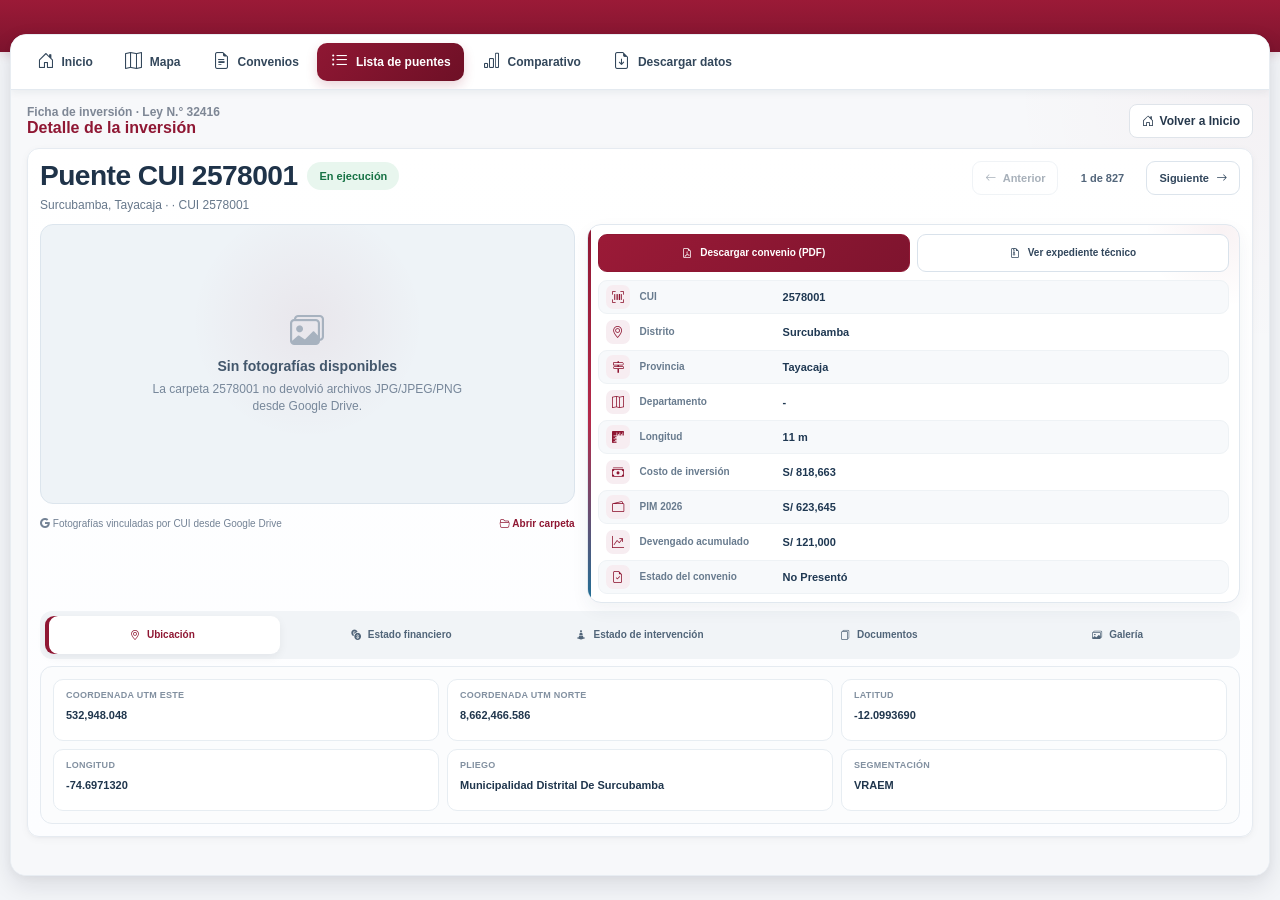
<file: puentes.html>
<!DOCTYPE html>

<html lang="es">
<head>
<meta charset="utf-8"/>
<meta content="width=device-width, initial-scale=1.0" name="viewport"/>
<meta content="no-cache, no-store, must-revalidate" http-equiv="Cache-Control"/>
<meta content="no-cache" http-equiv="Pragma"/>
<meta content="0" http-equiv="Expires"/>
<title>Ficha del puente | Puentes de Menores Luces</title>
<link href="https://cdn.jsdelivr.net/npm/bootstrap-icons@1.11.3/font/bootstrap-icons.min.css" rel="stylesheet"/>
<link href="css/base.css" rel="stylesheet"/>
<link href="css/dashboard.css?v=20260911-4" rel="stylesheet"/>
<link href="css/puentes.css?v=20260914-2" rel="stylesheet"/>
<link href="css/navegacion.css?v=20261106-unificado" rel="stylesheet"/></head>
<body class="bridge-page" data-bridge-layout="flat-v2">
<div class="page-accent"></div>
<div class="app-shell">
<div class="dashboard-frame">
<div class="dashboard">
<aside class="sidebar">
<div class="sidebar__brand">
<img alt="Provías Descentralizado" class="sidebar__logo" src="img/logos/logo-pvdes.png"/>
</div>
<nav class="menu">
<a title="Inicio" class="menu__item" data-preserve-territory="" href="inicio.html"><i class="bi bi-house-door"></i><span>Inicio</span></a>
<a title="Mapa" class="menu__item" data-preserve-territory="" href="mapa.html"><i class="bi bi-map"></i><span>Mapa</span></a>
<a title="Convenios" class="menu__item" data-preserve-territory="" href="convenios.html"><i class="bi bi-file-earmark-text"></i><span>Convenios</span></a>
<a title="Lista de puentes" class="menu__item menu__item--active" data-preserve-territory="" href="puentes.html"><i class="bi bi-list-ul"></i><span>Lista de puentes</span></a>
<a title="Comparativo" class="menu__item" data-preserve-territory="" href="comparativo.html"><i class="bi bi-bar-chart"></i><span>Comparativo</span></a>
<a title="Descargar datos" class="menu__item" href="descargas.html"><i class="bi bi-file-earmark-arrow-down"></i><span>Descargar datos</span></a>
</nav>
<div class="sidebar__footer">
<p class="sidebar__footer-label">Unidad responsable</p>
<p class="sidebar__footer-title">Gerencia de Monitoreo y Seguimiento</p>
</div>
</aside>
<main class="main bridge-main" id="bridge-detail-module">
<header class="bridge-topbar">
<div>
<p class="page-kicker" id="bridgeScopeLabel">Ficha de inversión · Ley N.° 32416</p>
<h1 class="page-title">Detalle de la inversión</h1>
</div>
<div class="bridge-topbar__actions">
<a class="btn bridge-back" href="mapa.html" id="backToMap">
<i class="bi bi-arrow-left"></i><span>Volver al mapa</span>
</a>
</div>
</header>
<section aria-live="polite" class="card bridge-record">
<div class="bridge-record__toolbar">
<div class="bridge-record__identity">
<div class="bridge-record__title-row">
<h2 id="bridgeName">Cargando inversión…</h2>
<span class="bridge-status" id="bridgeStatus">-</span>
</div>
<p id="bridgeSubtitle">-</p>
</div>
<div class="bridge-record__navigation">
<button class="bridge-nav-btn" id="previousBridge" type="button">
<i class="bi bi-arrow-left"></i><span>Anterior</span>
</button>
<strong id="bridgePosition">- de -</strong>
<button class="bridge-nav-btn" id="nextBridge" type="button">
<span>Siguiente</span><i class="bi bi-arrow-right"></i>
</button>
</div>
</div>
<div class="bridge-record__body">
<section aria-label="Fotografías del puente" class="bridge-media">
<div class="bridge-main-photo" id="mainPhotoStage">
<img alt="Fotografía del puente" hidden="" id="mainBridgePhoto"/>
<div class="bridge-main-photo__empty" id="mainPhotoEmpty">
<i class="bi bi-images"></i>
<strong>Buscando fotografías…</strong>
<span id="mainPhotoEmptyText">Consultando Google Drive por CUI.</span>
</div>
<button class="bridge-main-photo__expand" hidden="" id="expandPhoto" title="Ampliar fotografía" type="button">
<i class="bi bi-arrows-fullscreen"></i>
</button>
<button aria-label="Foto anterior" class="bridge-photo-arrow bridge-photo-arrow--prev" hidden="" id="mainPhotoPrev" type="button">
<i class="bi bi-chevron-left"></i>
</button>
<button aria-label="Foto siguiente" class="bridge-photo-arrow bridge-photo-arrow--next" hidden="" id="mainPhotoNext" type="button">
<i class="bi bi-chevron-right"></i>
</button>
<span class="bridge-main-photo__counter" hidden="" id="mainPhotoCounter">1 / 1</span>
</div>
<div class="bridge-thumbs" id="bridgeThumbs"></div>
<div class="bridge-photo-source">
<span><i class="bi bi-google"></i> Fotografías vinculadas por CUI desde Google Drive</span>
<a hidden="" href="#" id="photoFolderLink" rel="noopener" target="_blank"><i class="bi bi-folder2-open"></i> Abrir carpeta</a>
</div>
</section>
<section class="bridge-summary">
<div class="bridge-summary__actions">
<button class="bridge-doc-btn bridge-doc-btn--primary" id="downloadAgreement" type="button">
<i class="bi bi-file-earmark-pdf"></i><span>Descargar convenio (PDF)</span>
</button>
<button class="bridge-doc-btn" data-placeholder-action="expediente" type="button">
<i class="bi bi-file-earmark-zip"></i><span>Ver expediente técnico</span>
</button>
</div>
<div class="bridge-facts" id="bridgeFacts">
<div class="bridge-fact"><i class="bi bi-upc-scan"></i><span>CUI</span><strong id="factCui">-</strong></div>
<div class="bridge-fact"><i class="bi bi-geo-alt"></i><span>Distrito</span><strong id="factDistrict">-</strong></div>
<div class="bridge-fact"><i class="bi bi-signpost-2"></i><span>Provincia</span><strong id="factProvince">-</strong></div>
<div class="bridge-fact"><i class="bi bi-map"></i><span>Departamento</span><strong id="factDepartment">-</strong></div>
<div class="bridge-fact"><i class="bi bi-rulers"></i><span>Longitud</span><strong id="factLength">-</strong></div>
<div class="bridge-fact"><i class="bi bi-cash-stack"></i><span>Costo de inversión</span><strong id="factCost">-</strong></div>
<div class="bridge-fact"><i class="bi bi-wallet2"></i><span>PIM 2026</span><strong id="factPim">-</strong></div>
<div class="bridge-fact"><i class="bi bi-graph-up-arrow"></i><span>Devengado acumulado</span><strong id="factDevengado">-</strong></div>
<div class="bridge-fact"><i class="bi bi-file-earmark-check"></i><span>Estado del convenio</span><strong id="factAgreement">-</strong></div>
</div>
</section>
</div>
<div aria-label="Detalle de la inversión" class="bridge-tabs" role="tablist">
<button aria-selected="true" class="bridge-tab is-active" data-tab="location" role="tab" type="button"><i class="bi bi-geo-alt"></i><span>Ubicación</span></button>
<button aria-selected="false" class="bridge-tab" data-tab="finance" role="tab" type="button"><i class="bi bi-currency-exchange"></i><span>Estado financiero</span></button>
<button aria-selected="false" class="bridge-tab" data-tab="intervention" role="tab" type="button"><i class="bi bi-cone-striped"></i><span>Estado de intervención</span></button>
<button aria-selected="false" class="bridge-tab" data-tab="documents" role="tab" type="button"><i class="bi bi-files"></i><span>Documentos</span></button>
<button aria-selected="false" class="bridge-tab" data-tab="gallery" role="tab" type="button"><i class="bi bi-images"></i><span>Galería</span></button>
</div>
<div class="bridge-tab-panels">
<section class="bridge-tab-panel is-active" data-panel="location" id="tab-location">
<div class="bridge-detail-grid">
<article><span>Coordenada UTM Este</span><strong id="detailUtmEast">-</strong></article>
<article><span>Coordenada UTM Norte</span><strong id="detailUtmNorth">-</strong></article>
<article><span>Latitud</span><strong id="detailLat">-</strong></article>
<article><span>Longitud</span><strong id="detailLon">-</strong></article>
<article><span>Pliego</span><strong id="detailPliego">-</strong></article>
<article><span>Segmentación</span><strong id="detailScope">-</strong></article>
</div>
</section>
<section class="bridge-tab-panel" data-panel="finance" hidden="" id="tab-finance">
<div class="bridge-detail-grid">
<article><span>Costo actualizado</span><strong id="detailCost">-</strong></article>
<article><span>PIM</span><strong id="detailPim">-</strong></article>
<article><span>Devengado acumulado</span><strong id="detailSpent">-</strong></article>
<article><span>Déficit / brecha</span><strong id="detailDeficit">-</strong></article>
<article><span>Requiere recursos</span><strong id="detailResources">-</strong></article>
<article><span>Paquete</span><strong id="detailPackage">-</strong></article>
</div>
</section>
<section class="bridge-tab-panel" data-panel="intervention" hidden="" id="tab-intervention">
<div class="bridge-detail-grid bridge-detail-grid--wide">
<article><span>Etapa</span><strong id="detailStage">-</strong></article>
<article><span>Estado situacional</span><strong id="detailSituation">-</strong></article>
<article><span>Detalle del estado</span><strong id="detailSituationDetail">-</strong></article>
<article><span>Dependencia</span><strong id="detailDependency">-</strong></article>
</div>
</section>
<section class="bridge-tab-panel" data-panel="documents" hidden="" id="tab-documents">
<div class="bridge-detail-grid bridge-detail-grid--wide">
<article><span>Número de convenio</span><strong id="detailAgreementNumber">-</strong></article>
<article><span>Etapa del convenio</span><strong id="detailAgreementStage">-</strong></article>
<article><span>Oficio de notificación</span><strong id="detailNotification">-</strong></article>
<article><span>Dispositivo legal 2026</span><strong id="detailLegal">-</strong></article>
</div>
</section>
<section class="bridge-tab-panel" data-panel="gallery" hidden="" id="tab-gallery">
<div class="bridge-gallery" id="bridgeGallery"></div>
</section>
</div>
</section>
</main>
</div>
</div>
</div>
<div aria-hidden="true" aria-label="Fotografía ampliada" aria-modal="true" class="bridge-lightbox" hidden="" id="bridgeLightbox" role="dialog">
<button aria-label="Cerrar fotografía" class="bridge-lightbox__close" id="lightboxClose" type="button"><i class="bi bi-x-lg"></i></button>
<button aria-label="Fotografía anterior" class="bridge-lightbox__nav bridge-lightbox__nav--prev" id="lightboxPrev" type="button"><i class="bi bi-chevron-left"></i></button>
<figure class="bridge-lightbox__figure">
<img alt="Fotografía ampliada del puente" id="lightboxImage"/>
<figcaption id="lightboxCaption">-</figcaption>
</figure>
<button aria-label="Fotografía siguiente" class="bridge-lightbox__nav bridge-lightbox__nav--next" id="lightboxNext" type="button"><i class="bi bi-chevron-right"></i></button>
</div>
<div class="bridge-toast" hidden="" id="bridgeToast" role="status">
<i class="bi bi-info-circle"></i><span>Funcionalidad pendiente.</span>
</div>
<script src="js/puentes.js?v=20260914-18"></script>
</body>
</html>
</file>
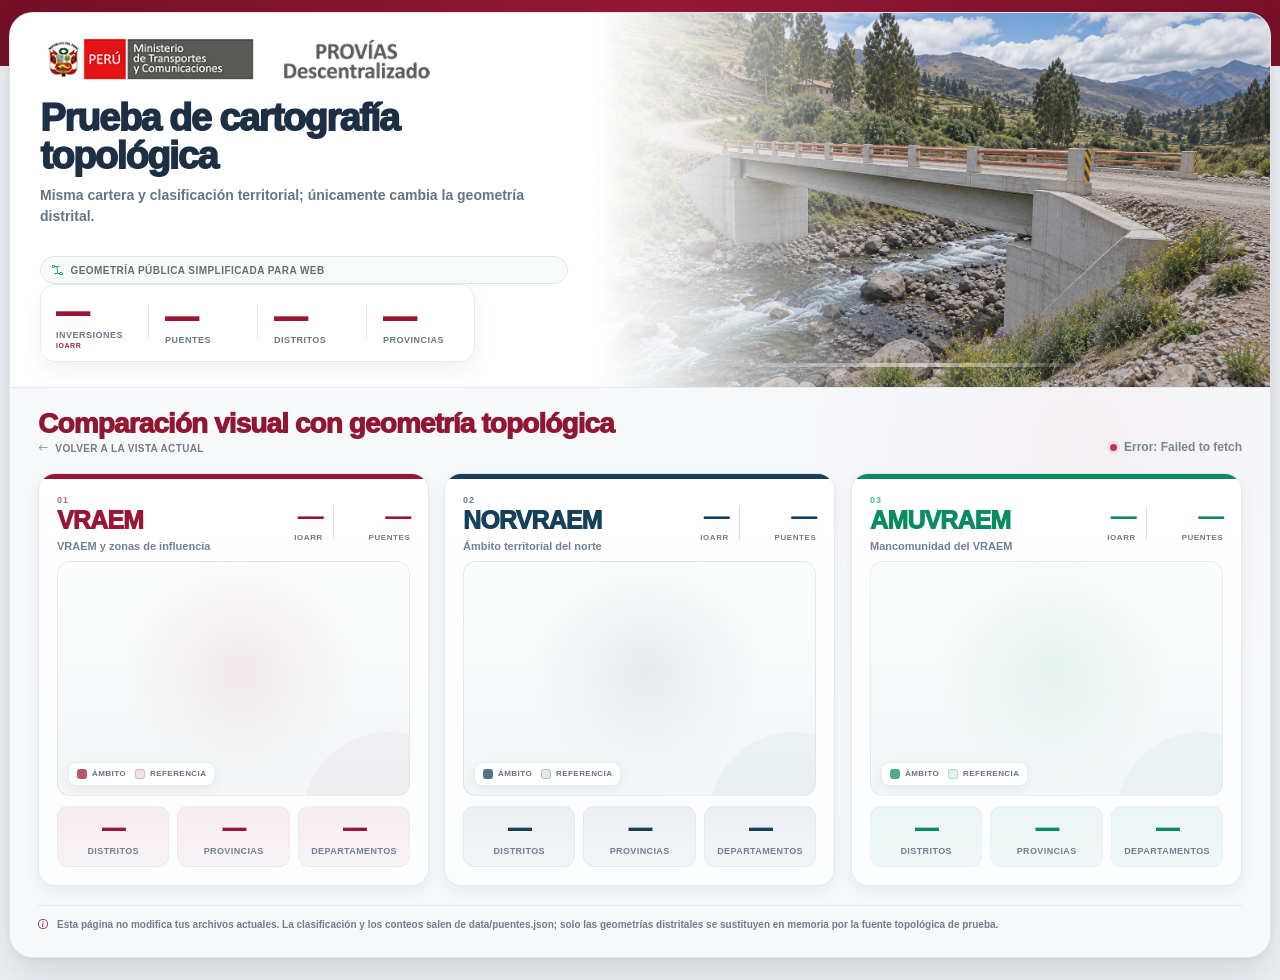
<file: territorio-topologico.html>
<!DOCTYPE html>
<html lang="es">
<head>
  <meta charset="UTF-8">
  <meta name="viewport" content="width=device-width, initial-scale=1.0">

  <title>Prueba cartográfica topológica | Puentes de Menores Luces</title>

  <link rel="preload" as="image" href="img/portada/puente-vraem-fondo.png">

  <link rel="stylesheet"
        href="https://cdn.jsdelivr.net/npm/bootstrap-icons@1.11.3/font/bootstrap-icons.min.css">

  <!-- REUTILIZA TUS ESTILOS EXISTENTES -->
  <link rel="stylesheet" href="css/base.css">
  <link rel="stylesheet" href="css/territorio.css">

  <style>
    /* Solo ajustes de esta vista de prueba. No modifica territorio.css. */

    .territory-test-badge{
      display:inline-flex;
      align-items:center;
      gap:7px;
      margin-top:10px;
      padding:6px 10px;
      border:1px solid #dfe8e5;
      border-radius:999px;
      background:#f7fbfa;
      color:#617168;
      font-size:10px;
      font-weight:850;
      letter-spacing:.045em;
      text-transform:uppercase;
    }

    .territory-test-badge i{
      color:#0c8a60;
      font-size:12px;
    }

    .territory-source-status{
      display:flex;
      align-items:center;
      gap:7px;
      margin:0;
      color:#758294;
      font-size:10px;
      font-weight:750;
    }

    .territory-source-status::before{
      content:"";
      width:7px;
      height:7px;
      border-radius:50%;
      background:#d2a32b;
      box-shadow:0 0 0 3px rgba(210,163,43,.10);
    }

    .territory-source-status.is-ok::before{
      background:#0c8a60;
      box-shadow:0 0 0 3px rgba(12,138,96,.10);
    }

    .territory-source-status.is-error::before{
      background:#b43b47;
      box-shadow:0 0 0 3px rgba(180,59,71,.10);
    }

    /*
      Diferencia visual clave:
      - no dibujamos el límite provincial antiguo;
      - borde interno más fino;
      - contexto más neutro;
      - la geometría proviene de una sola fuente topológica.
    */
    .territory-page--topology .territory-map__district--context{
      fill:rgba(var(--card-rgb), .045);
      stroke:rgba(var(--card-rgb), .12);
      stroke-width:.55;
      stroke-linejoin:round;
      stroke-linecap:round;
      vector-effect:non-scaling-stroke;
    }

    .territory-page--topology .territory-map__district--selected{
      fill:rgba(var(--card-rgb), .80);
      stroke:rgba(255,255,255,.94);
      stroke-width:.80;
      stroke-linejoin:round;
      stroke-linecap:round;
      vector-effect:non-scaling-stroke;
      filter:drop-shadow(0 3px 5px rgba(var(--card-rgb), .14));
    }

    .territory-page--topology .territory-card:hover .territory-map__district--selected{
      fill:rgba(var(--card-rgb), .90);
    }

    .territory-page--topology .territory-card__map{
      width:106%;
      height:230px;
      filter:drop-shadow(0 8px 14px rgba(var(--card-rgb), .08));
    }

    .territory-page--topology .territory-card__map-wrap{
      background:
        radial-gradient(circle at 52% 45%, rgba(var(--card-rgb), .075), transparent 52%),
        linear-gradient(180deg,#fcfdfd 0%,#f2f6f7 100%);
    }

    .territory-page--topology .territory-map__province{
      display:none;
    }

    .territory-back-link{
      display:inline-flex;
      align-items:center;
      gap:7px;
      color:#6f7d8e;
      text-decoration:none;
      font-size:10px;
      font-weight:800;
      letter-spacing:.035em;
      text-transform:uppercase;
    }

    .territory-back-link:hover{
      color:#1d2e43;
    }
  </style>
</head>

<body class="territory-page territory-page--topology">

  <div class="territory-top-accent" aria-hidden="true"></div>

  <main class="territory-shell">

    <section class="territory-frame">

      <header class="territory-hero">

        <div class="territory-hero__copy">

          <img
            src="img/logos/logo-pvdes.png"
            alt="Provías Descentralizado"
            class="territory-logo"
          >

          <h1>Prueba de cartografía topológica</h1>

          <p>
            Misma cartera y clasificación territorial; únicamente cambia la geometría distrital.
          </p>

          <div class="territory-test-badge">
            <i class="bi bi-bezier2"></i>
            Geometría pública simplificada para web
          </div>

          <div class="territory-total" aria-live="polite">
            <div>
              <strong id="totalInversiones">—</strong>
              <span>Inversiones <small>IOARR</small></span>
            </div>
            <i></i>
            <div>
              <strong id="totalPuentes">—</strong>
              <span>Puentes</span>
            </div>
            <i></i>
            <div>
              <strong id="totalDistritos">—</strong>
              <span>Distritos</span>
            </div>
            <i></i>
            <div>
              <strong id="totalProvincias">—</strong>
              <span>Provincias</span>
            </div>
          </div>

        </div>

        <div class="territory-hero__visual" aria-hidden="true">
          <div class="territory-hero__photo"></div>
          <div class="territory-hero__shade"></div>
          <div class="territory-hero__line"></div>
        </div>

      </header>

      <section class="territory-content">

        <div class="territory-content__heading">

          <div>
            <h2>Comparación visual con geometría topológica</h2>
            <a class="territory-back-link" href="territorio.html">
              <i class="bi bi-arrow-left"></i>
              Volver a la vista actual
            </a>
          </div>

          <p id="sourceStatus" class="territory-source-status">
            Cargando fuente cartográfica…
          </p>

        </div>

        <div class="territory-grid">

          <!-- VRAEM -->
          <article class="territory-card territory-card--vraem" data-territory="VRAEM" tabindex="0">

            <div class="territory-card__accent"></div>

            <div class="territory-card__header">
              <div>
                <span class="territory-card__code">01</span>
                <h3>VRAEM</h3>
                <p>VRAEM y zonas de influencia</p>
              </div>

              <div class="territory-card__count">
                <div class="territory-card__count-item">
                  <strong data-stat="inversiones">—</strong>
                  <span>IOARR</span>
                </div>
                <i></i>
                <div class="territory-card__count-item">
                  <strong data-stat="puentes">—</strong>
                  <span>Puentes</span>
                </div>
              </div>
            </div>

            <div class="territory-card__map-wrap">
              <svg class="territory-card__map" data-map="VRAEM" viewBox="0 0 320 230"
                   aria-label="Mapa topológico del VRAEM"></svg>

              <div class="territory-card__map-key">
                <span><i class="territory-card__swatch territory-card__swatch--selected"></i>Ámbito</span>
                <span><i class="territory-card__swatch territory-card__swatch--context"></i>Referencia</span>
              </div>
            </div>

            <div class="territory-card__stats">
              <div><strong data-stat="distritos">—</strong><span>Distritos</span></div>
              <div><strong data-stat="provincias">—</strong><span>Provincias</span></div>
              <div><strong data-stat="departamentos">—</strong><span>Departamentos</span></div>
            </div>

          </article>

          <!-- NORVRAEM -->
          <article class="territory-card territory-card--norvraem" data-territory="NORVRAEM" tabindex="0">

            <div class="territory-card__accent"></div>

            <div class="territory-card__header">
              <div>
                <span class="territory-card__code">02</span>
                <h3>NORVRAEM</h3>
                <p>Ámbito territorial del norte</p>
              </div>

              <div class="territory-card__count">
                <div class="territory-card__count-item">
                  <strong data-stat="inversiones">—</strong>
                  <span>IOARR</span>
                </div>
                <i></i>
                <div class="territory-card__count-item">
                  <strong data-stat="puentes">—</strong>
                  <span>Puentes</span>
                </div>
              </div>
            </div>

            <div class="territory-card__map-wrap">
              <svg class="territory-card__map" data-map="NORVRAEM" viewBox="0 0 320 230"
                   aria-label="Mapa topológico del NORVRAEM"></svg>

              <div class="territory-card__map-key">
                <span><i class="territory-card__swatch territory-card__swatch--selected"></i>Ámbito</span>
                <span><i class="territory-card__swatch territory-card__swatch--context"></i>Referencia</span>
              </div>
            </div>

            <div class="territory-card__stats">
              <div><strong data-stat="distritos">—</strong><span>Distritos</span></div>
              <div><strong data-stat="provincias">—</strong><span>Provincias</span></div>
              <div><strong data-stat="departamentos">—</strong><span>Departamentos</span></div>
            </div>

          </article>

          <!-- AMUVRAEM -->
          <article class="territory-card territory-card--amuvraem" data-territory="AMUVRAEM" tabindex="0">

            <div class="territory-card__accent"></div>

            <div class="territory-card__header">
              <div>
                <span class="territory-card__code">03</span>
                <h3>AMUVRAEM</h3>
                <p>Mancomunidad del VRAEM</p>
              </div>

              <div class="territory-card__count">
                <div class="territory-card__count-item">
                  <strong data-stat="inversiones">—</strong>
                  <span>IOARR</span>
                </div>
                <i></i>
                <div class="territory-card__count-item">
                  <strong data-stat="puentes">—</strong>
                  <span>Puentes</span>
                </div>
              </div>
            </div>

            <div class="territory-card__map-wrap">
              <svg class="territory-card__map" data-map="AMUVRAEM" viewBox="0 0 320 230"
                   aria-label="Mapa topológico del AMUVRAEM"></svg>

              <div class="territory-card__map-key">
                <span><i class="territory-card__swatch territory-card__swatch--selected"></i>Ámbito</span>
                <span><i class="territory-card__swatch territory-card__swatch--context"></i>Referencia</span>
              </div>
            </div>

            <div class="territory-card__stats">
              <div><strong data-stat="distritos">—</strong><span>Distritos</span></div>
              <div><strong data-stat="provincias">—</strong><span>Provincias</span></div>
              <div><strong data-stat="departamentos">—</strong><span>Departamentos</span></div>
            </div>

          </article>

        </div>

        <div class="territory-note">
          <i class="bi bi-info-circle"></i>
          <span>
            Esta página no modifica tus archivos actuales. La clasificación y los conteos salen de
            <strong>data/puentes.json</strong>; solo las geometrías distritales se sustituyen en memoria
            por la fuente topológica de prueba.
          </span>
        </div>

      </section>

    </section>

  </main>

  <script src="js/territorio-topologico.js"></script>
</body>
</html>
</file>
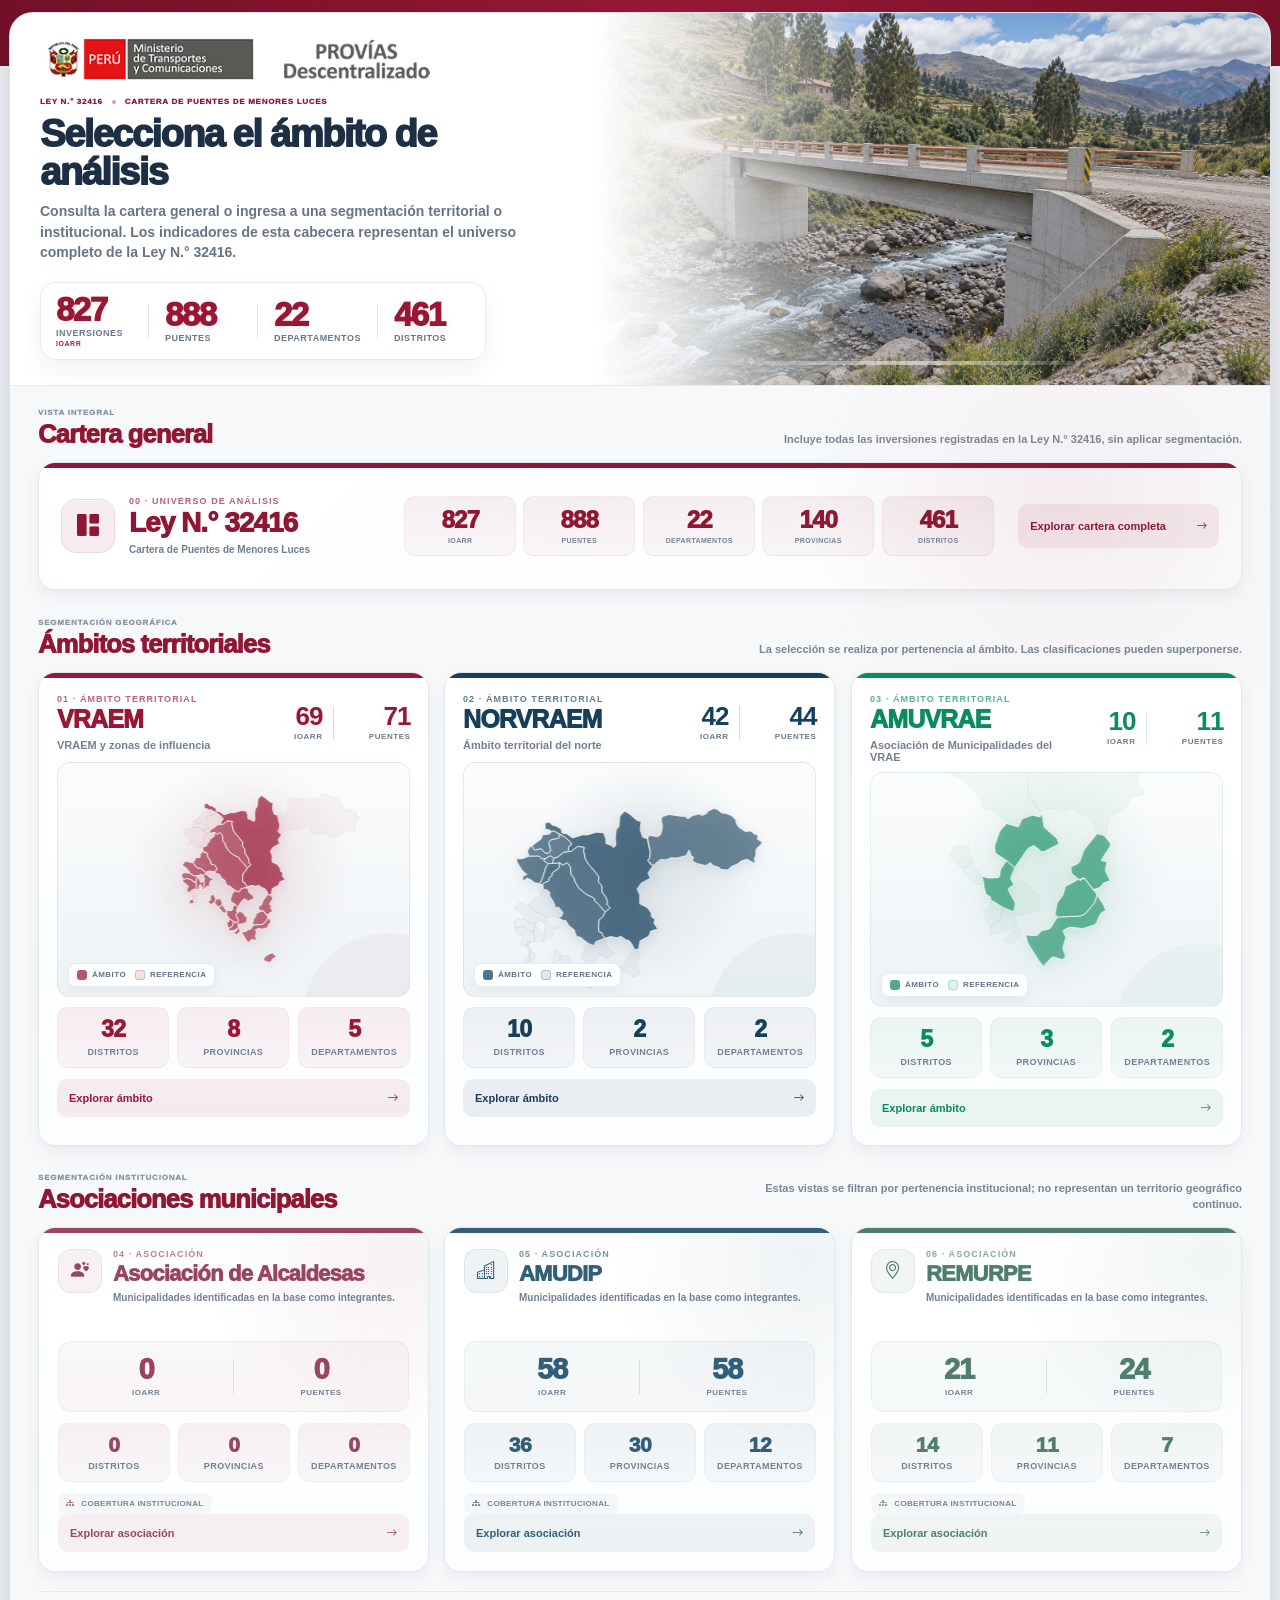
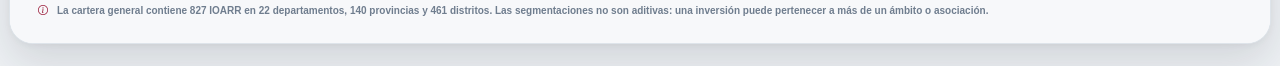
<file: territorio.html>
<!DOCTYPE html>
<html lang="es">
<head>
  <meta charset="UTF-8">
  <meta name="viewport" content="width=device-width, initial-scale=1.0">
  <title>Selección de ámbito | Puentes de Menores Luces</title>

  <link rel="preload" as="image" href="img/portada/puente-vraem-fondo.png">
  <link rel="prefetch" href="inicio.html">

  <link rel="stylesheet"
        href="https://cdn.jsdelivr.net/npm/bootstrap-icons@1.11.3/font/bootstrap-icons.min.css">

  <link rel="stylesheet" href="css/base.css">
  <link rel="stylesheet" href="css/territorio.css?v=20260922-01">
</head>

<body class="territory-page">

  <div class="territory-top-accent" aria-hidden="true"></div>

  <main class="territory-shell" id="territoryShell">
    <section class="territory-frame">

      <!-- ===================================================
           CABECERA GENERAL - LEY 32416
           =================================================== -->
      <header class="territory-hero">
        <div class="territory-hero__copy">
          <img
            src="img/logos/logo-pvdes.png"
            alt="Provías Descentralizado"
            class="territory-logo"
          >

          <div class="territory-hero__eyebrow">
            <span>Ley N.° 32416</span>
            <i></i>
            <span>Cartera de Puentes de Menores Luces</span>
          </div>

          <h1>Selecciona el ámbito de análisis</h1>

          <p>
            Consulta la cartera general o ingresa a una segmentación territorial o institucional.
            Los indicadores de esta cabecera representan el universo completo de la Ley N.° 32416.
          </p>

          <div class="territory-total" aria-live="polite">
            <div>
              <strong id="totalInversiones">-</strong>
              <span>Inversiones <small>IOARR</small></span>
            </div>
            <i></i>
            <div>
              <strong id="totalPuentes">-</strong>
              <span>Puentes</span>
            </div>
            <i></i>
            <div>
              <strong id="totalDepartamentos">-</strong>
              <span>Departamentos</span>
            </div>
            <i></i>
            <div>
              <strong id="totalDistritos">-</strong>
              <span>Distritos</span>
            </div>
          </div>
        </div>

        <div class="territory-hero__visual" aria-hidden="true">
          <div class="territory-hero__photo"></div>
          <div class="territory-hero__shade"></div>
          <div class="territory-hero__line"></div>
        </div>
      </header>

      <!-- ===================================================
           CONTENIDO
           =================================================== -->
      <section class="territory-content">

        <!-- CARTERA GENERAL -->
        <div class="territory-section territory-section--general">
          <div class="territory-section__heading">
            <div>
              <span class="territory-section__kicker">Vista integral</span>
              <h2>Cartera general</h2>
            </div>
            <p>Incluye todas las inversiones registradas en la Ley N.° 32416, sin aplicar segmentación.</p>
          </div>

          <article class="territory-card territory-card--general territory-card--featured"
                   data-territory="GENERAL" tabindex="0">
            <div class="territory-card__accent"></div>

            <div class="territory-featured__lead">
              <div class="territory-featured__icon" aria-hidden="true">
                <i class="bi bi-grid-1x2-fill"></i>
              </div>

              <div>
                <span class="territory-card__code">00 · UNIVERSO DE ANÁLISIS</span>
                <h3>Ley N.° 32416</h3>
                <p>Cartera de Puentes de Menores Luces</p>
              </div>
            </div>

            <div class="territory-featured__metrics">
              <div>
                <strong data-stat="inversiones">-</strong>
                <span>IOARR</span>
              </div>
              <div>
                <strong data-stat="puentes">-</strong>
                <span>Puentes</span>
              </div>
              <div>
                <strong data-stat="departamentos">-</strong>
                <span>Departamentos</span>
              </div>
              <div>
                <strong data-stat="provincias">-</strong>
                <span>Provincias</span>
              </div>
              <div>
                <strong data-stat="distritos">-</strong>
                <span>Distritos</span>
              </div>
            </div>

            <button type="button" class="territory-card__action territory-card__action--inline">
              <span>Explorar cartera completa</span>
              <i class="bi bi-arrow-right"></i>
            </button>
          </article>
        </div>

        <!-- ÁMBITOS TERRITORIALES -->
        <div class="territory-section">
          <div class="territory-section__heading">
            <div>
              <span class="territory-section__kicker">Segmentación geográfica</span>
              <h2>Ámbitos territoriales</h2>
            </div>
            <p>La selección se realiza por pertenencia al ámbito. Las clasificaciones pueden superponerse.</p>
          </div>

          <div class="territory-grid territory-grid--maps">

            <!-- VRAEM -->
            <article class="territory-card territory-card--vraem" data-territory="VRAEM" tabindex="0">
              <div class="territory-card__accent"></div>

              <div class="territory-card__header">
                <div>
                  <span class="territory-card__code">01 · ÁMBITO TERRITORIAL</span>
                  <h3>VRAEM</h3>
                  <p>VRAEM y zonas de influencia</p>
                </div>

                <div class="territory-card__count">
                  <div class="territory-card__count-item">
                    <strong data-stat="inversiones">-</strong>
                    <span>IOARR</span>
                  </div>
                  <i></i>
                  <div class="territory-card__count-item">
                    <strong data-stat="puentes">-</strong>
                    <span>Puentes</span>
                  </div>
                </div>
              </div>

              <div class="territory-card__map-wrap">
                <svg class="territory-card__map" data-map="VRAEM" viewBox="0 0 320 230" aria-label="Mapa del VRAEM"></svg>
                <div class="territory-card__map-key">
                  <span><i class="territory-card__swatch territory-card__swatch--selected"></i>Ámbito</span>
                  <span><i class="territory-card__swatch territory-card__swatch--context"></i>Referencia</span>
                </div>
              </div>

              <div class="territory-card__stats">
                <div><strong data-stat="distritos">-</strong><span>Distritos</span></div>
                <div><strong data-stat="provincias">-</strong><span>Provincias</span></div>
                <div><strong data-stat="departamentos">-</strong><span>Departamentos</span></div>
              </div>

              <button type="button" class="territory-card__action">
                <span>Explorar ámbito</span><i class="bi bi-arrow-right"></i>
              </button>
            </article>

            <!-- NORVRAEM -->
            <article class="territory-card territory-card--norvraem" data-territory="NORVRAEM" tabindex="0">
              <div class="territory-card__accent"></div>

              <div class="territory-card__header">
                <div>
                  <span class="territory-card__code">02 · ÁMBITO TERRITORIAL</span>
                  <h3>NORVRAEM</h3>
                  <p>Ámbito territorial del norte</p>
                </div>

                <div class="territory-card__count">
                  <div class="territory-card__count-item">
                    <strong data-stat="inversiones">-</strong>
                    <span>IOARR</span>
                  </div>
                  <i></i>
                  <div class="territory-card__count-item">
                    <strong data-stat="puentes">-</strong>
                    <span>Puentes</span>
                  </div>
                </div>
              </div>

              <div class="territory-card__map-wrap">
                <svg class="territory-card__map" data-map="NORVRAEM" viewBox="0 0 320 230" aria-label="Mapa del NORVRAEM"></svg>
                <div class="territory-card__map-key">
                  <span><i class="territory-card__swatch territory-card__swatch--selected"></i>Ámbito</span>
                  <span><i class="territory-card__swatch territory-card__swatch--context"></i>Referencia</span>
                </div>
              </div>

              <div class="territory-card__stats">
                <div><strong data-stat="distritos">-</strong><span>Distritos</span></div>
                <div><strong data-stat="provincias">-</strong><span>Provincias</span></div>
                <div><strong data-stat="departamentos">-</strong><span>Departamentos</span></div>
              </div>

              <button type="button" class="territory-card__action">
                <span>Explorar ámbito</span><i class="bi bi-arrow-right"></i>
              </button>
            </article>

            <!-- AMUVRAE -->
            <article class="territory-card territory-card--amuvraem" data-territory="AMUVRAEM" tabindex="0">
              <div class="territory-card__accent"></div>

              <div class="territory-card__header">
                <div>
                  <span class="territory-card__code">03 · ÁMBITO TERRITORIAL</span>
                  <h3>AMUVRAE</h3>
                  <p>Asociación de Municipalidades del VRAE</p>
                </div>

                <div class="territory-card__count">
                  <div class="territory-card__count-item">
                    <strong data-stat="inversiones">-</strong>
                    <span>IOARR</span>
                  </div>
                  <i></i>
                  <div class="territory-card__count-item">
                    <strong data-stat="puentes">-</strong>
                    <span>Puentes</span>
                  </div>
                </div>
              </div>

              <div class="territory-card__map-wrap">
                <svg class="territory-card__map" data-map="AMUVRAEM" viewBox="0 0 320 230" aria-label="Mapa del AMUVRAE"></svg>
                <div class="territory-card__map-key">
                  <span><i class="territory-card__swatch territory-card__swatch--selected"></i>Ámbito</span>
                  <span><i class="territory-card__swatch territory-card__swatch--context"></i>Referencia</span>
                </div>
              </div>

              <div class="territory-card__stats">
                <div><strong data-stat="distritos">-</strong><span>Distritos</span></div>
                <div><strong data-stat="provincias">-</strong><span>Provincias</span></div>
                <div><strong data-stat="departamentos">-</strong><span>Departamentos</span></div>
              </div>

              <button type="button" class="territory-card__action">
                <span>Explorar ámbito</span><i class="bi bi-arrow-right"></i>
              </button>
            </article>
          </div>
        </div>

        <!-- ASOCIACIONES -->
        <div class="territory-section territory-section--associations">
          <div class="territory-section__heading">
            <div>
              <span class="territory-section__kicker">Segmentación institucional</span>
              <h2>Asociaciones municipales</h2>
            </div>
            <p>Estas vistas se filtran por pertenencia institucional; no representan un territorio geográfico continuo.</p>
          </div>

          <div class="territory-grid territory-grid--associations">

            <!-- ALCALDESAS -->
            <article class="territory-card territory-card--association territory-card--alcaldesas"
                     data-territory="ALCALDESAS" tabindex="0">
              <div class="territory-card__accent"></div>

              <div class="territory-association__top">
                <div class="territory-association__icon"><i class="bi bi-person-hearts"></i></div>
                <div>
                  <span class="territory-card__code">04 · ASOCIACIÓN</span>
                  <h3>Asociación de Alcaldesas</h3>
                  <p>Municipalidades identificadas en la base como integrantes.</p>
                </div>
              </div>

              <div class="territory-association__primary">
                <div><strong data-stat="inversiones">-</strong><span>IOARR</span></div>
                <i></i>
                <div><strong data-stat="puentes">-</strong><span>Puentes</span></div>
              </div>

              <div class="territory-card__stats">
                <div><strong data-stat="distritos">-</strong><span>Distritos</span></div>
                <div><strong data-stat="provincias">-</strong><span>Provincias</span></div>
                <div><strong data-stat="departamentos">-</strong><span>Departamentos</span></div>
              </div>

              <div class="territory-association__tag">
                <i class="bi bi-diagram-3"></i><span>Cobertura institucional</span>
              </div>

              <button type="button" class="territory-card__action">
                <span>Explorar asociación</span><i class="bi bi-arrow-right"></i>
              </button>
            </article>

            <!-- AMUDIP -->
            <article class="territory-card territory-card--association territory-card--amudip"
                     data-territory="AMUDIP" tabindex="0">
              <div class="territory-card__accent"></div>

              <div class="territory-association__top">
                <div class="territory-association__icon"><i class="bi bi-buildings"></i></div>
                <div>
                  <span class="territory-card__code">05 · ASOCIACIÓN</span>
                  <h3>AMUDIP</h3>
                  <p>Municipalidades identificadas en la base como integrantes.</p>
                </div>
              </div>

              <div class="territory-association__primary">
                <div><strong data-stat="inversiones">-</strong><span>IOARR</span></div>
                <i></i>
                <div><strong data-stat="puentes">-</strong><span>Puentes</span></div>
              </div>

              <div class="territory-card__stats">
                <div><strong data-stat="distritos">-</strong><span>Distritos</span></div>
                <div><strong data-stat="provincias">-</strong><span>Provincias</span></div>
                <div><strong data-stat="departamentos">-</strong><span>Departamentos</span></div>
              </div>

              <div class="territory-association__tag">
                <i class="bi bi-diagram-3"></i><span>Cobertura institucional</span>
              </div>

              <button type="button" class="territory-card__action">
                <span>Explorar asociación</span><i class="bi bi-arrow-right"></i>
              </button>
            </article>

            <!-- REMURPE -->
            <article class="territory-card territory-card--association territory-card--remurpe"
                     data-territory="REMURPE" tabindex="0">
              <div class="territory-card__accent"></div>

              <div class="territory-association__top">
                <div class="territory-association__icon"><i class="bi bi-geo-alt"></i></div>
                <div>
                  <span class="territory-card__code">06 · ASOCIACIÓN</span>
                  <h3>REMURPE</h3>
                  <p>Municipalidades identificadas en la base como integrantes.</p>
                </div>
              </div>

              <div class="territory-association__primary">
                <div><strong data-stat="inversiones">-</strong><span>IOARR</span></div>
                <i></i>
                <div><strong data-stat="puentes">-</strong><span>Puentes</span></div>
              </div>

              <div class="territory-card__stats">
                <div><strong data-stat="distritos">-</strong><span>Distritos</span></div>
                <div><strong data-stat="provincias">-</strong><span>Provincias</span></div>
                <div><strong data-stat="departamentos">-</strong><span>Departamentos</span></div>
              </div>

              <div class="territory-association__tag">
                <i class="bi bi-diagram-3"></i><span>Cobertura institucional</span>
              </div>

              <button type="button" class="territory-card__action">
                <span>Explorar asociación</span><i class="bi bi-arrow-right"></i>
              </button>
            </article>
          </div>
        </div>

        <div class="territory-note">
          <i class="bi bi-info-circle"></i>
          <span id="territoryNoteText">
            Las segmentaciones no son aditivas: una misma inversión puede pertenecer a más de un ámbito o asociación.
          </span>
        </div>

      </section>
    </section>
  </main>

  <script src="js/territorio.js?v=20260922-01"></script>
</body>
</html>
</file>
<file: css/base.css>
:root {
  --vino: #8f1733;
  --vino-oscuro: #6e1026;
  --azul: #173a56;
  --verde: #15835e;

  --fondo: #f5f6f8;
  --superficie: #ffffff;
  --borde: #e2e6eb;

  --texto: #182434;
  --texto-secundario: #6c7887;

  --radio: 12px;
  --radio-sm: 8px;

  --sombra: 0 4px 14px rgba(21, 33, 51, 0.08);
  --sidebar-ancho: 220px;
}

* {
  box-sizing: border-box;
}

html,
body {
  margin: 0;
  min-height: 100%;
}

body {
  font-family: Arial, Helvetica, sans-serif;
  background: var(--fondo);
  color: var(--texto);
}

button,
select,
input {
  font: inherit;
}

button {
  cursor: pointer;
}

a {
  color: inherit;
  text-decoration: none;
}
</file>
<file: css/portada.css>
/* =========================================================
   PORTADA V0.8
   Ajuste principal:
   - el mapa del Perú deja de ser una aproximación inline
   - ahora se usa un SVG vectorial aparte: img/ui/peru-map.svg
   ========================================================= */

:root {
  --cover-wine: #8e1431;
  --cover-wine-2: #aa1c40;
  --cover-red: #ef294b;
}

html,
body.cover-page {
  width: 100%;
  min-height: 100%;
}

body.cover-page {
  margin: 0;
  overflow-x: hidden;
  background: #e8ebef;
  color: #fff;
}

.cover-loader {
  position: fixed;
  inset: 0;
  z-index: 9999;
  display: grid;
  place-items: center;
  background: radial-gradient(circle at 50% 24%, #aa2045 0%, #87132f 47%, #59091e 100%);
  transition: opacity .48s ease, visibility .48s ease;
}

.cover-loader.is-hidden {
  opacity: 0;
  visibility: hidden;
  pointer-events: none;
}

.cover-loader__content {
  width: min(420px, calc(100vw - 44px));
  text-align: center;
}

.cover-loader__bridge {
  width: 164px;
  height: 72px;
  position: relative;
  margin: 0 auto 18px;
}

.cover-loader__deck {
  position: absolute;
  left: 0;
  right: 0;
  top: 14px;
  height: 7px;
  border-radius: 999px;
  background: #fff;
  box-shadow: 0 4px 12px rgba(0,0,0,.12);
  animation: loaderDeck 1.05s ease-in-out infinite alternate;
}

.cover-loader__pillar {
  position: absolute;
  top: 20px;
  width: 9px;
  height: 48px;
  border-radius: 0 0 4px 4px;
  background: rgba(255,255,255,.84);
}

.cover-loader__pillar--1 { left: 29px; }
.cover-loader__pillar--2 { left: 77px; }
.cover-loader__pillar--3 { right: 29px; }

@keyframes loaderDeck {
  from { transform: scaleX(.84); opacity: .58; }
  to   { transform: scaleX(1); opacity: 1; }
}

.cover-loader__title {
  margin: 0 0 20px;
  color: #fff;
  font-size: 22px;
  font-weight: 800;
  letter-spacing: .01em;
}

.cover-loader__track {
  height: 5px;
  overflow: hidden;
  border-radius: 999px;
  background: rgba(255,255,255,.14);
}

.cover-loader__progress {
  display: block;
  width: 0%;
  height: 100%;
  border-radius: inherit;
  background: linear-gradient(90deg, rgba(255,255,255,.78), #fff, rgba(255,255,255,.78));
  animation: coverProgress 1.32s cubic-bezier(.2,.7,.2,1) forwards;
}

@keyframes coverProgress {
  0%   { width: 0%; }
  30%  { width: 31%; }
  62%  { width: 68%; }
  100% { width: 100%; }
}

.cover {
  min-height: 100vh;
  display: grid;
  place-items: center;
  padding: 8px;
  background: linear-gradient(180deg, #89132f 0 34px, #eceff2 34px 100%);
}

.cover__stage {
  width: min(100%, 1600px);
  aspect-ratio: 16 / 9;
  position: relative;
  isolation: isolate;
  overflow: hidden;
  border: 4px solid rgba(255,255,255,.92);
  background: #263744;
  box-shadow: 0 16px 42px rgba(34,20,26,.22);
}

.cover-piece { opacity: 0; }

.cover__photo {
  view-transition-name: shared-bridge-photo;

  position: absolute;
  inset: 0;
  z-index: 0;
  opacity: 0;
  background-image: url("../img/portada/puente-vraem-fondo.png");
  background-size: cover;
  background-position: center center;
  transform: scale(1.08);
}

.cover__stage.is-assembling .cover__photo {
  animation: assemblePhoto .82s cubic-bezier(.2,.72,.25,1) forwards;
}

@keyframes assemblePhoto {
  from {
    opacity: 0;
    transform: scale(1.08);
    filter: brightness(.78) saturate(.86);
  }
  to {
    opacity: 1;
    transform: scale(1.02);
    filter: brightness(1) saturate(1);
  }
}

.cover__photo::after {
  content: "";
  position: absolute;
  inset: 0;
  background: linear-gradient(180deg, rgba(22,30,42,.08), rgba(22,30,42,.16) 100%);
}

.cover__photo-shade {
  position: absolute;
  inset: 0;
  z-index: 1;
  opacity: 0;
  background:
    radial-gradient(circle at 19% 39%, rgba(156,20,56,.22), transparent 35%),
    linear-gradient(90deg, rgba(17,18,28,.06) 0%, rgba(17,18,28,.02) 36%, rgba(17,18,28,.10) 100%);
}

.cover__stage.is-assembling .cover__photo-shade {
  animation: simpleFade .48s ease .48s forwards;
}

.cover__left-overlay {
  position: absolute;
  z-index: 2;
  inset: 0 auto 0 0;
  width: 48%;
  opacity: 0;
  clip-path: polygon(0 0, 83% 0, 97% 100%, 0 100%);
  background: linear-gradient(90deg, rgba(112,7,34,.96) 0%, rgba(136,14,45,.88) 62%, rgba(143,19,49,.48) 100%);
  transform: translateX(-12%);
}

.cover__stage.is-assembling .cover__left-overlay {
  animation: assembleLeft .58s cubic-bezier(.18,.78,.25,1) .34s forwards;
}

@keyframes assembleLeft {
  to { opacity: 1; transform: translateX(0); }
}

.cover__center-overlay {
  position: absolute;
  z-index: 3;
  left: 41.2%;
  top: 0;
  width: 8.2%;
  height: 100%;
  opacity: 0;
  transform: skewX(-8deg) translateY(-8%);
  background: linear-gradient(180deg, rgba(197,49,83,.18) 0%, rgba(255,255,255,.03) 45%, rgba(173,29,63,.16) 100%);
  filter: blur(1px);
}

.cover__stage.is-assembling .cover__center-overlay {
  animation: assembleCenter .45s ease .62s forwards;
}

@keyframes assembleCenter {
  to { opacity: 1; transform: skewX(-8deg) translateY(0); }
}

.cover__right-overlay {
  position: absolute;
  z-index: 4;
  right: 0;
  bottom: 0;
  width: 48%;
  height: 58%;
  opacity: 0;
  clip-path: polygon(100% 0, 100% 100%, 0 100%);
  background: linear-gradient(145deg, rgba(184,31,65,.92) 0%, rgba(145,17,49,.95) 53%, rgba(91,7,29,.98) 100%);
  transform: translate(8%, 10%);
}

.cover__stage.is-assembling .cover__right-overlay {
  animation: assembleRight .6s cubic-bezier(.18,.78,.25,1) .55s forwards;
}

@keyframes assembleRight {
  to { opacity: 1; transform: translate(0,0); }
}

.cover__brand {
  position: absolute;
  top: 13.5%;
  left: 2.5%;
  z-index: 7;
  width: min(42%, 520px);
  transform: translateY(-16px);
}

.cover__stage.is-assembling .cover__brand {
  animation: assembleDown .45s ease .74s forwards;
}

.cover__brand-logo {
  view-transition-name: shared-brand-logo;

  display: block;
  max-width: 100%;
  max-height: 74px;
  object-fit: contain;
  padding: 4px 7px;
  border-radius: 4px;
  background: #fff;
  box-shadow: 0 6px 20px rgba(16,26,38,.16);
}

.cover__update {
  position: absolute;
  top: 0;
  right: 1.2%;
  z-index: 7;
  min-width: 128px;
  display: grid;
  gap: 2px;
  padding: 10px 13px 12px;
  background: linear-gradient(180deg, rgba(26,41,58,.96), rgba(20,34,48,.98));
  border-radius: 0 0 6px 6px;
  box-shadow: 0 7px 18px rgba(0,0,0,.18);
  transform: translateY(-100%);
}

.cover__stage.is-assembling .cover__update {
  animation: assembleDown .42s ease .78s forwards;
}

.cover__update span { font-size: clamp(9px, .85vw, 13px); }
.cover__update strong { font-size: clamp(11px, 1vw, 15px); }
.cover__update small { color: rgba(255,255,255,.90); font-size: clamp(10px, .9vw, 14px); }

.cover__copy {
  position: absolute;
  z-index: 6;
  left: 3.7%;
  top: 29.5%;
  width: 45%;
}

.cover__title {
  margin: 0;
  color: #fff;
  text-transform: uppercase;
  text-shadow: 0 3px 12px rgba(29,0,11,.20);
}

.cover__title-kicker {
  display: block;
  width: fit-content;
  margin-bottom: .8%;
  color: rgba(255,255,255,.82);
  font-size: clamp(13px, 1.25vw, 22px);
  line-height: 1;
  font-weight: 800;
  letter-spacing: .18em;
  padding: 6px 12px 5px;
  border-radius: 999px;
  background: rgba(255,255,255,.08);
  border: 1px solid rgba(255,255,255,.10);
  transform: translateX(-20px);
}

.cover__stage.is-assembling .cover__title-kicker {
  animation: assembleTextX .4s ease .92s forwards;
}

.cover__title-mainline {
  display: block;
  margin-top: 1.5%;
  margin-bottom: 2%;
  color: #fff;
  font-size: clamp(28px, 3.4vw, 56px);
  line-height: .94;
  font-weight: 900;
  letter-spacing: -.02em;
  transform: translateX(-22px);
}

.cover__stage.is-assembling .cover__title-mainline {
  animation: assembleTextX .46s ease 1.02s forwards;
}

.cover__title-vraem {
  display: block;
  margin: 0 0 1.4%;
  color: #fff;
  font-size: clamp(72px, 9.5vw, 154px);
  line-height: .82;
  font-weight: 900;
  letter-spacing: -.045em;
  transform: translateY(16px) scale(.97);
  text-shadow: 0 8px 18px rgba(47,0,14,.16);
}

.cover__stage.is-assembling .cover__title-vraem {
  animation: assembleVraem .52s cubic-bezier(.2,.8,.2,1) 1.13s forwards;
}

@keyframes assembleVraem {
  to { opacity: 1; transform: translateY(0) scale(1); }
}

.cover__title-bottom {
  display: flex;
  align-items: center;
  gap: 12px;
  color: rgba(255,255,255,.96);
  font-size: clamp(17px, 2vw, 34px);
  line-height: 1.04;
  font-weight: 500;
  transform: translateX(-18px);
}

.cover__title-bottom i {
  width: clamp(32px, 4vw, 64px);
  height: 4px;
  flex: 0 0 auto;
  border-radius: 999px;
  background: var(--cover-red);
}

.cover__stage.is-assembling .cover__title-bottom {
  animation: assembleTextX .48s ease 1.27s forwards;
}

.cover__benefits {
  position: absolute;
  z-index: 7;
  left: 3.2%;
  bottom: 9.8%;
  width: 43%;
  display: grid;
  grid-template-columns: repeat(3,1fr);
  gap: 7%;
}

.cover-benefit {
  display: grid;
  justify-items: center;
  gap: 8px;
  color: #fff;
  text-align: center;
  font-size: clamp(11px,1.15vw,19px);
  font-weight: 700;
  transform: translateY(14px) scale(.96);
}

.cover__stage.is-assembling .cover-benefit:nth-child(1) { animation: benefitIn .38s ease 1.38s forwards; }
.cover__stage.is-assembling .cover-benefit:nth-child(2) { animation: benefitIn .38s ease 1.48s forwards; }
.cover__stage.is-assembling .cover-benefit:nth-child(3) { animation: benefitIn .38s ease 1.58s forwards; }

@keyframes benefitIn {
  to { opacity: 1; transform: translateY(0) scale(1); }
}

.cover-benefit__icon {
  width: clamp(52px,5.4vw,82px);
  aspect-ratio: 1;
  display: grid;
  place-items: center;
  border: 2px solid rgba(255,255,255,.94);
  border-radius: 50%;
  background: rgba(92,8,32,.22);
  box-shadow: 0 6px 16px rgba(45,0,13,.16), inset 0 0 0 1px rgba(255,255,255,.08);
  font-size: clamp(21px,2.25vw,35px);
  transition: transform .18s ease, background-color .18s ease, box-shadow .18s ease;
}

.cover-benefit:hover .cover-benefit__icon {
  transform: translateY(-4px);
  background: rgba(255,255,255,.12);
  box-shadow: 0 12px 20px rgba(45,0,13,.22);
}

.cover__territory {
  position: absolute;
  z-index: 7;
  right: 4.6%;
  bottom: 16%;
  width: 25%;
  height: 36%;
}

.cover-map {
  position: absolute;
  right: -2%;
  top: -19%;
  width: 38%;
  height: 104%;
  object-fit: contain;
  transform: translateX(18px) rotate(0deg) scale(.94);
  filter: drop-shadow(0 8px 14px rgba(39,0,10,.20));
}

/* Fallback si el SVG no puede incrustarse. */
img.cover-map {
  filter: brightness(0) invert(1) drop-shadow(0 8px 14px rgba(39,0,10,.20)) !important;
}

/* SVG incrustado: departamentos blancos por capas, controlados por CSS. */
svg.cover-map--inline {
  overflow: visible;
  filter: drop-shadow(0 8px 14px rgba(39,0,10,.20));
}

svg.cover-map--inline path[id^="PE-"] {
  fill: rgba(255,255,255,.90) !important;
  stroke: rgba(255,255,255,.98) !important;
  stroke-width: 1.15 !important;
  stroke-linejoin: round;
  vector-effect: non-scaling-stroke;
}

svg.cover-map--inline path[id^="PE-"]:nth-of-type(4n + 1) { fill: rgba(255,255,255,.98) !important; }
svg.cover-map--inline path[id^="PE-"]:nth-of-type(4n + 2) { fill: rgba(255,246,249,.90) !important; }
svg.cover-map--inline path[id^="PE-"]:nth-of-type(4n + 3) { fill: rgba(244,226,233,.82) !important; }
svg.cover-map--inline path[id^="PE-"]:nth-of-type(4n)     { fill: rgba(255,255,255,.72) !important; }

svg.cover-map--inline #PE-LKT {
  fill: rgba(255,255,255,.20) !important;
  stroke: rgba(255,255,255,.68) !important;
}


.cover__stage.is-assembling .cover-map {
  animation: mapIn .52s cubic-bezier(.2,.8,.2,1) 1.48s forwards;
}

@keyframes mapIn {
  to { opacity: 1; transform: translateX(0) rotate(0) scale(1); }
}

.cover__territory-message {
  position: absolute;
  left: 0;
  bottom: 9%;
  margin: 0;
  color: #fff;
  font-family: "Segoe Print", "Bradley Hand", cursive;
  font-size: clamp(17px,2.25vw,38px);
  line-height: 1.03;
  font-style: italic;
  font-weight: 600;
  transform: translateY(14px) rotate(-4deg);
  text-shadow: 0 3px 10px rgba(61,0,16,.24);
}

.cover__stage.is-assembling .cover__territory-message {
  animation: territoryTextIn .45s ease 1.64s forwards;
}

@keyframes territoryTextIn {
  to { opacity: 1; transform: translateY(0) rotate(-4deg); }
}

.cover__territory-stroke {
  position: absolute;
  left: 30%;
  bottom: 3%;
  width: 0;
  height: 4px;
  border-radius: 999px;
  background: var(--cover-red);
  transform: rotate(-7deg);
  opacity: 1;
}

.cover__stage.is-assembling .cover__territory-stroke {
  animation: drawTerritoryLine .38s ease 1.82s forwards;
}

@keyframes drawTerritoryLine {
  to { width: 48%; }
}

.cover__start {
  position: absolute;
  z-index: 9;
  right: 3.4%;
  bottom: 5%;
  min-width: clamp(160px, 18vw, 220px);
  min-height: clamp(48px,5vw,66px);
  display: inline-flex;
  align-items: center;
  justify-content: space-between;
  gap: 18px;
  padding: 0 clamp(18px,2vw,28px);
  border-radius: 10px;
  overflow: hidden;
  background: linear-gradient(180deg, #ffffff 0%, #f5f7fa 100%);
  color: #243648;
  font-size: clamp(13px,1.35vw,21px);
  font-weight: 800;
  box-shadow: 0 12px 28px rgba(62,0,16,.28), 0 2px 6px rgba(0,0,0,.08);
  transform: translateY(18px) scale(.97);
  transition: transform .2s ease, box-shadow .2s ease;
}

.cover__stage.is-assembling .cover__start {
  animation: startIn .48s cubic-bezier(.2,.82,.2,1) 1.9s forwards;
}

@keyframes startIn {
  to { opacity: 1; transform: translateY(0) scale(1); }
}

.cover__start::before {
  content: "";
  position: absolute;
  top: 0;
  left: -30%;
  width: 20%;
  height: 100%;
  background: linear-gradient(90deg, transparent, rgba(255,255,255,.84), transparent);
  transform: skewX(-20deg);
}

.cover__stage.is-complete .cover__start::before {
  animation: startSweep 2.4s ease-in-out 1s infinite;
}

@keyframes startSweep {
  0%, 62% { left: -30%; }
  100%    { left: 118%; }
}

.cover__start:hover {
  transform: translateY(-4px) scale(1.015);
  box-shadow: 0 18px 34px rgba(62,0,16,.34), 0 4px 10px rgba(0,0,0,.12);
}

.cover__start-arrow {
  width: 36px;
  height: 36px;
  flex: 0 0 36px;
  display: grid;
  place-items: center;
  border-radius: 50%;
  background: rgba(142,20,49,.08);
  color: var(--cover-wine);
  font-style: normal;
  font-size: 1.1em;
  transition: transform .2s ease, background-color .2s ease, color .2s ease;
}

.cover__start:hover .cover__start-arrow {
  transform: translateX(4px);
  background: var(--cover-wine);
  color: #fff;
}

.cover__footer {
  position: absolute;
  left: 3.2%;
  bottom: 2%;
  z-index: 7;
  display: flex;
  align-items: center;
  gap: 12px;
  color: rgba(255,255,255,.94);
  font-size: clamp(10px,.95vw,15px);
  font-weight: 700;
  transform: translateY(10px);
}

.cover__stage.is-assembling .cover__footer {
  animation: assembleUp .4s ease 1.78s forwards;
}

.cover__footer-line {
  width: 58px;
  height: 4px;
  border-radius: 999px;
  background: rgba(255,255,255,.92);
}

.cover__footer p,
.cover__footer span {
  margin: 0;
}

.cover__footer span {
  font-weight: 500;
  opacity: .88;
}

@keyframes simpleFade {
  to { opacity: 1; }
}

@keyframes assembleDown {
  to { opacity: 1; transform: translateY(0); }
}

@keyframes assembleUp {
  to { opacity: 1; transform: translateY(0); }
}

@keyframes assembleTextX {
  to { opacity: 1; transform: translateX(0); }
}

.cover__stage.is-complete .cover__photo {
  opacity: 1;
  transform: scale(1.02);
  filter: brightness(1) saturate(1);
  animation: none;
}

.cover__stage.is-complete .cover__photo-shade,
.cover__stage.is-complete .cover__left-overlay,
.cover__stage.is-complete .cover__center-overlay,
.cover__stage.is-complete .cover__right-overlay {
  opacity: 1;
}


@media (max-width: 920px) {
  .cover { padding: 0; }

  .cover__stage {
    width: 100%;
    min-height: 100vh;
    aspect-ratio: auto;
    border: 0;
  }

  .cover__left-overlay { width: 74%; }
  .cover__brand { width: 65%; }
  .cover__copy { top: 28%; width: 66%; }
  .cover__benefits { width: 58%; bottom: 14%; }
  .cover__territory { width: 33%; right: 3%; }
  .cover__right-overlay { width: 58%; }
}

@media (max-width: 640px) {
  .cover__photo { background-position: 62% center; }

  .cover__left-overlay {
    width: 100%;
    clip-path: none;
    background: linear-gradient(90deg, rgba(99,7,31,.94), rgba(122,12,42,.72));
  }

  .cover__center-overlay { display: none; }
  .cover__brand { top: 8%; width: 74%; }
  .cover__copy { top: 25%; left: 5%; width: 90%; }
  .cover__title-kicker { font-size: clamp(12px,4vw,17px); }
  .cover__title-mainline { font-size: clamp(23px,7vw,35px); }
  .cover__title-vraem { font-size: clamp(62px,21vw,102px); }
  .cover__title-bottom { font-size: clamp(17px,5vw,26px); }

  .cover__benefits {
    left: 4%;
    width: 92%;
    bottom: 16%;
    gap: 3%;
  }

  .cover__territory,
  .cover__footer {
    display: none;
  }

  .cover__right-overlay {
    height: 34%;
    width: 100%;
  }

  .cover__start {
    left: 5%;
    right: auto;
    bottom: 5%;
  }
}

@media (prefers-reduced-motion: reduce) {
  *,
  *::before,
  *::after {
    animation-duration: .01ms !important;
    animation-iteration-count: 1 !important;
    transition-duration: .01ms !important;
  }

  .cover-piece,
  .cover__photo,
  .cover__photo-shade,
  .cover__left-overlay,
  .cover__center-overlay,
  .cover__right-overlay {
    opacity: 1 !important;
  }
}


/* =========================================================
   NAVEGACIÓN ESTABLE
   El botón se habilita solo al terminar el ensamblaje inicial.
   La navegación sigue siendo un enlace HTML nativo.
   ========================================================= */

.cover__start {
  pointer-events: none;
}

.cover__stage.is-complete .cover__start {
  pointer-events: auto;
}

/* =========================================================
   TRANSICIONES ENTRE DOCUMENTOS
   Foto: portada completa -> bloque fotográfico de Territorio.
   ========================================================= */

@view-transition {
  navigation: auto;
}

::view-transition-old(root),
::view-transition-new(root),
::view-transition-old(shared-bridge-photo),
::view-transition-new(shared-bridge-photo),
::view-transition-old(shared-brand-logo),
::view-transition-new(shared-brand-logo) {
  mix-blend-mode: normal;
}

/* El documento acompaña suavemente, pero no compite con la foto. */
::view-transition-group(root) {
  animation-duration: .58s;
  animation-timing-function: cubic-bezier(.22,.78,.22,1);
}

::view-transition-old(root) {
  animation: coverRootOut .52s ease both;
}

::view-transition-new(root) {
  animation: coverRootIn .58s ease both;
}

/* La fotografía es el elemento protagonista. */
::view-transition-group(shared-bridge-photo) {
  z-index: 100;
  animation-duration: 1.32s;
  animation-timing-function: cubic-bezier(.16,.84,.18,1);
  overflow: clip;
}

::view-transition-image-pair(shared-bridge-photo) {
  isolation: isolate;
}

::view-transition-old(shared-bridge-photo),
::view-transition-new(shared-bridge-photo) {
  width: 100%;
  height: 100%;
  object-fit: cover;
  backface-visibility: hidden;
}

::view-transition-group(shared-brand-logo) {
  z-index: 110;
  animation-duration: .92s;
  animation-timing-function: cubic-bezier(.18,.82,.22,1);
}

@keyframes coverRootOut {
  from { opacity: 1; }
  to   { opacity: .34; }
}

@keyframes coverRootIn {
  from { opacity: .22; }
  to   { opacity: 1; }
}


/* =========================================================
   PORTADA → TERRITORIO | MORPH DETERMINISTA EN PRIMER INGRESO
   El iframe precargado conserva el mismo viewport y entrega las
   coordenadas finales exactas de la foto de Territorio.
   ========================================================= */

.cover-prewarm-frame {
  position: fixed !important;
  inset: 0 !important;
  width: 100vw !important;
  height: 100vh !important;
  border: 0 !important;
  opacity: 0 !important;
  pointer-events: none !important;
  z-index: -2147483000 !important;
}

.cover-transition-overlay {
  position: fixed;
  pointer-events: none;
}

.cover-transition-backdrop {
  inset: 0;
  z-index: 99990;
  opacity: 0;
  background:
    linear-gradient(180deg, #89132f 0 66px, #eef1f4 66px 100%);
  transition: opacity .46s ease;
}

.cover-transition-backdrop.is-active {
  opacity: 1;
}

.cover-transition-target-frame {
  z-index: 99991;
  opacity: 0;
  transform: translateY(12px) scale(.995);
  border: 1px solid rgba(220,226,233,.92);
  border-radius: 24px;
  background: #fff;
  box-shadow:
    0 18px 42px rgba(24,34,48,.13),
    0 2px 8px rgba(24,34,48,.05);
  transition:
    opacity .50s ease .12s,
    transform .78s cubic-bezier(.18,.82,.22,1) .04s;
}

.cover-transition-target-frame.is-active {
  opacity: 1;
  transform: translateY(0) scale(1);
}

.cover-transition-photo {
  z-index: 99994;
  overflow: hidden;
  opacity: 1;
  background-image: url("../img/portada/puente-vraem-fondo.png");
  background-size: cover;
  background-position: center center;
  border-radius: 0;
  box-shadow: 0 16px 42px rgba(34,20,26,.22);
  transition:
    left .92s cubic-bezier(.16,.84,.18,1),
    top .92s cubic-bezier(.16,.84,.18,1),
    width .92s cubic-bezier(.16,.84,.18,1),
    height .92s cubic-bezier(.16,.84,.18,1),
    border-radius .92s cubic-bezier(.16,.84,.18,1),
    background-position .92s cubic-bezier(.16,.84,.18,1),
    box-shadow .92s ease;
}

.cover-transition-photo::after {
  content: "";
  position: absolute;
  inset: 0;
  background:
    linear-gradient(90deg, transparent 0%, rgba(255,255,255,.04) 100%),
    linear-gradient(180deg, rgba(22,30,42,.06), rgba(22,30,42,.14));
  transition: opacity .92s ease;
}

.cover-transition-photo.is-active::after {
  opacity: .52;
}

body.is-photo-morphing .cover__stage > *:not(.cover__photo) {
  opacity: 0 !important;
  transition: opacity .30s ease, transform .38s ease !important;
}

body.is-photo-morphing .cover__stage > .cover__photo {
  opacity: 0 !important;
  transition: opacity .12s ease !important;
}

@media (prefers-reduced-motion: reduce) {
  .cover-transition-target-frame,
  .cover-transition-photo,
  .cover-transition-backdrop {
    transition-duration: .01ms !important;
  }
}

/* ============================================================
   2026-09-22 · Ajuste de escala del título Ley N.° 32416
   ============================================================ */
.cover__title-vraem{
  font-size:clamp(62px,8vw,128px);
  letter-spacing:-.035em;
}

@media (max-width:640px){
  .cover__title-vraem{
    font-size:clamp(54px,18vw,88px);
  }
}
</file>
<file: css/dashboard.css>
/* =========================================================
   ESCENA GENERAL
   ========================================================= */

body {
  background: #f3f5f8;
}

.page-accent {
  height: 52px;
  background: linear-gradient(180deg, #9b1a37 0%, #7e142e 100%);
  box-shadow: 0 2px 10px rgba(143, 23, 51, 0.18);
}

.app-shell {
  padding: 0 10px 16px;
  margin-top: -18px;
}

.dashboard-frame {
  background: #ffffff;
  border-radius: 16px;
  overflow: hidden;
  box-shadow:
    0 10px 24px rgba(16, 24, 40, 0.10),
    0 2px 8px rgba(16, 24, 40, 0.04);
  border: 1px solid #e8edf2;
}

.dashboard {
  min-height: calc(100vh - 60px);
  display: grid;
  grid-template-columns: 235px 1fr;
  background: #f7f8fa;
}

/* =========================================================
   ANIMACIONES
   ========================================================= */

@keyframes fadeSlideUp {
  from {
    opacity: 0;
    transform: translateY(14px);
  }
  to {
    opacity: 1;
    transform: translateY(0);
  }
}

@keyframes softPulse {
  0%, 100% {
    transform: scale(1);
    box-shadow: 0 0 0 rgba(143, 23, 51, 0);
  }
  50% {
    transform: scale(1.02);
    box-shadow: 0 8px 22px rgba(143, 23, 51, 0.10);
  }
}

@keyframes donutIntro {
  0% {
    opacity: 0;
    transform: scale(.88) rotate(-18deg);
    filter: blur(2px);
  }
  100% {
    opacity: 1;
    transform: scale(1) rotate(0deg);
    filter: blur(0);
  }
}

@keyframes numberPop {
  0% {
    opacity: 0;
    transform: translateY(6px) scale(.96);
  }
  100% {
    opacity: 1;
    transform: translateY(0) scale(1);
  }
}

@keyframes floatIcon {
  0%, 100% {
    transform: translateY(0);
  }
  50% {
    transform: translateY(-3px);
  }
}

/* =========================================================
   SIDEBAR
   ========================================================= */

.sidebar {
  min-height: 100%;
  background: #ffffff;
  border-right: 1px solid #e8edf2;
  padding: 10px 10px 14px;
  display: flex;
  flex-direction: column;
}

.sidebar__brand {
  min-height: 68px;
  display: flex;
  align-items: center;
  padding: 6px 8px 14px;
  margin-bottom: 10px;
  border-bottom: 1px solid #edf1f5;
}

.sidebar__logo {
  width: 100%;
  max-width: 175px;
  height: auto;
  display: block;
  object-fit: contain;
}

.menu {
  display: grid;
  gap: 4px;
}

.menu__item {
  min-height: 40px;
  display: flex;
  align-items: center;
  gap: 10px;
  padding: 0 12px;
  border-radius: 8px;
  color: #33475b;
  font-size: 12px;
  font-weight: 600;
  transition:
    background-color .18s ease,
    color .18s ease,
    transform .18s ease,
    box-shadow .18s ease;
}

.menu__item i {
  width: 16px;
  flex: 0 0 16px;
  text-align: center;
  font-size: 14px;
}

.menu__item:hover {
  background: #f4f6f8;
  color: #1f3349;
  transform: translateX(2px);
}

.menu__item--active {
  color: #ffffff;
  background: linear-gradient(135deg, var(--vino) 0%, var(--vino-oscuro) 100%);
  box-shadow: 0 5px 12px rgba(143, 23, 51, .18);
}

.menu__item--active:hover {
  color: #ffffff;
}

.sidebar__footer {
  margin-top: auto;
  padding: 14px 12px 6px;
  border-top: 1px solid #edf1f5;
}

.sidebar__footer-label {
  margin: 0 0 4px;
  color: #8a95a3;
  font-size: 10px;
  font-weight: 700;
  text-transform: uppercase;
  letter-spacing: .04em;
}

.sidebar__footer-title {
  margin: 0;
  color: #3c4f63;
  font-size: 12px;
  line-height: 1.35;
  font-weight: 700;
}

/* =========================================================
   CONTENIDO PRINCIPAL
   ========================================================= */

.main {
  min-width: 0;
  padding: 14px 16px 16px;
  background:
    radial-gradient(circle at top right, rgba(143, 23, 51, 0.03), transparent 260px),
    #f7f8fa;
}

.topbar {
  display: flex;
  align-items: center;
  justify-content: space-between;
  gap: 16px;
  margin-bottom: 10px;
  animation: fadeSlideUp .45s ease both;
}

.topbar__left {
  display: grid;
  gap: 2px;
}

.page-kicker {
  margin: 0;
  color: #7e8795;
  font-size: 12px;
  font-weight: 700;
}

.page-title {
  margin: 0;
  color: #8f1733;
  font-size: 16px;
  line-height: 1.15;
  font-weight: 800;
}

.topbar__actions {
  display: flex;
  align-items: center;
  gap: 6px;
}

/* =========================================================
   BOTONES
   ========================================================= */

.btn {
  min-height: 34px;
  display: inline-flex;
  align-items: center;
  justify-content: center;
  gap: 6px;
  padding: 0 12px;
  border: 1px solid #dfe4ea;
  border-radius: 8px;
  background: #ffffff;
  color: #26384c;
  font-size: 12px;
  font-weight: 700;
  transition:
    transform .18s ease,
    box-shadow .18s ease,
    background-color .18s ease;
}

.btn:hover {
  background: #f7f9fb;
  transform: translateY(-1px);
  box-shadow: 0 5px 12px rgba(17, 24, 39, 0.07);
}

.icon-btn {
  width: 30px;
  height: 30px;
  border: 1px solid #e1e6ec;
  border-radius: 50%;
  background: #fff;
  color: #8f1733;
  display: inline-grid;
  place-items: center;
  font-size: 13px;
  cursor: pointer;
  transition:
    transform .18s ease,
    box-shadow .18s ease,
    background-color .18s ease;
}

.icon-btn:hover {
  transform: translateY(-1px);
  background: #fff7f9;
  box-shadow: 0 6px 14px rgba(143, 23, 51, 0.12);
}

/* =========================================================
   TARJETAS
   ========================================================= */

.card {
  background: linear-gradient(180deg, #ffffff 0%, #fcfdff 100%);
  border: 1px solid #e6ebf1;
  border-radius: 12px;
  box-shadow:
    0 2px 8px rgba(16, 24, 40, 0.04),
    0 1px 2px rgba(16, 24, 40, 0.03);
  transition:
    transform .22s ease,
    box-shadow .22s ease,
    border-color .22s ease;
}

.card:hover {
  transform: translateY(-2px);
  box-shadow:
    0 10px 24px rgba(16, 24, 40, 0.08),
    0 2px 8px rgba(16, 24, 40, 0.04);
  border-color: #dde5ee;
}

.card__body {
  padding: 12px;
}

.card__title {
  margin: 0 0 10px;
  color: #25384d;
  font-size: 13px;
  font-weight: 800;
}

/* =========================================================
   FILTROS
   ========================================================= */

.filters {
  display: grid;
  grid-template-columns: repeat(4, minmax(120px, 1fr));
  gap: 10px;
  padding: 10px 12px;
  margin-bottom: 10px;
  animation: fadeSlideUp .5s ease .05s both;
}

.field {
  min-width: 0;
}

.field label {
  display: block;
  margin-bottom: 4px;
  color: #6e7c8d;
  font-size: 10px;
  font-weight: 800;
}

.field select,
.field input {
  width: 100%;
  height: 34px;
  padding: 0 10px;
  border: 1px solid #d8dee6;
  border-radius: 7px;
  background: #ffffff;
  color: #26384c;
  outline: none;
  font-size: 12px;
  transition:
    border-color .18s ease,
    box-shadow .18s ease,
    transform .18s ease;
}

.field select:hover,
.field input:hover {
  border-color: #c6d0db;
}

.field select:focus,
.field input:focus {
  border-color: #b45c73;
  box-shadow: 0 0 0 3px rgba(143, 23, 51, 0.08);
  transform: translateY(-1px);
}

/* =========================================================
   KPI
   ========================================================= */

.kpi-grid {
  display: grid;
  grid-template-columns: repeat(4, minmax(0, 1fr));
  gap: 10px;
  margin-bottom: 10px;
}

.kpi-grid .kpi:nth-child(1) { animation: fadeSlideUp .38s ease .08s both; }
.kpi-grid .kpi:nth-child(2) { animation: fadeSlideUp .38s ease .14s both; }
.kpi-grid .kpi:nth-child(3) { animation: fadeSlideUp .38s ease .20s both; }
.kpi-grid .kpi:nth-child(4) { animation: fadeSlideUp .38s ease .26s both; }

.kpi {
  padding: 12px;
  position: relative;
  overflow: hidden;
}

.kpi::after {
  content: "";
  position: absolute;
  inset: auto -20px -24px auto;
  width: 90px;
  height: 90px;
  border-radius: 50%;
  background: radial-gradient(circle, rgba(143, 23, 51, 0.06), transparent 70%);
  pointer-events: none;
}

.kpi:hover {
  transform: translateY(-3px);
}

.kpi--compact {
  min-height: 78px;
}

.kpi__inline {
  display: flex;
  align-items: center;
  gap: 10px;
}

.kpi__miniicon {
  width: 42px;
  height: 42px;
  border: 2px solid #b63a52;
  border-radius: 10px;
  display: grid;
  place-items: center;
  color: #b21f3f;
  font-size: 20px;
  flex: 0 0 42px;
  background: linear-gradient(180deg, #fffafb 0%, #fff1f4 100%);
  box-shadow: 0 8px 18px rgba(182, 58, 82, 0.12);
  animation: floatIcon 3s ease-in-out infinite;
}

.kpi__value {
  margin: 0;
  font-size: 18px;
  line-height: 1;
  font-weight: 800;
  color: #1e344d;
  animation: numberPop .45s ease both;
}

.kpi__value--red {
  color: #b01835;
  font-size: 20px;
}

.kpi__detail {
  margin: 4px 0 0;
  color: #56667a;
  font-size: 12px;
}

/* =========================================================
   GRID DE CONTENIDO
   ========================================================= */

.content-grid {
  display: grid;
  gap: 10px;
}

.content-grid--triple {
  grid-template-columns: 1.1fr 1.1fr 0.8fr;
}

.stat-card,
.deficit-card {
  min-height: 245px;
  animation: fadeSlideUp .45s ease both;
}

.content-grid .stat-card:nth-child(1) { animation-delay: .18s; }
.content-grid .stat-card:nth-child(2) { animation-delay: .26s; }
.content-grid .deficit-card:nth-child(3) { animation-delay: .34s; }

.placeholder-chart {
  min-height: 180px;
  display: flex;
  align-items: center;
  justify-content: center;
  gap: 16px;
  border-radius: 10px;
  background:
    linear-gradient(180deg, rgba(248, 250, 252, 0.7) 0%, rgba(255, 255, 255, 0.92) 100%);
  box-shadow: inset 0 1px 0 rgba(255, 255, 255, 0.75);
}

.placeholder-chart--donut {
  align-items: center;
  justify-content: flex-start;
}

/* =========================================================
   DONAS FICTICIAS PARA MAQUETA
   ========================================================= */

.fake-donut {
  width: 120px;
  height: 120px;
  border-radius: 50%;
  position: relative;
  flex: 0 0 120px;
  animation: donutIntro .55s ease both;
  filter: drop-shadow(0 12px 18px rgba(31, 52, 77, 0.12));
  transition: transform .22s ease, filter .22s ease;
}

.fake-donut:hover {
  transform: scale(1.03);
  filter: drop-shadow(0 16px 22px rgba(31, 52, 77, 0.16));
}

.fake-donut::before {
  content: "";
  position: absolute;
  inset: -6px;
  border-radius: 50%;
  background: radial-gradient(circle, rgba(255,255,255,0.55), transparent 70%);
  z-index: 0;
}

.fake-donut::after {
  content: "";
  position: absolute;
  inset: 22px;
  background: #fff;
  border-radius: 50%;
  box-shadow:
    inset 0 0 0 1px #eef2f5,
    0 4px 10px rgba(16, 24, 40, 0.05);
  z-index: 1;
}

.fake-donut--multi {
  background:
    conic-gradient(
      #3cad5b 0 34%,
      #4989e8 34% 59%,
      #f0a646 59% 79%,
      #d63a4e 79% 92%,
      #9aa4af 92% 100%
    );
}

.fake-donut--dual {
  background:
    conic-gradient(
      #8d1733 0 38%,
      #79c38b 38% 100%
    );
}

.legend {
  display: grid;
  gap: 8px;
  font-size: 12px;
  color: #33475b;
}

.legend div {
  display: flex;
  align-items: center;
  padding: 4px 6px;
  border-radius: 8px;
  transition:
    transform .18s ease,
    background-color .18s ease;
}

.legend div:hover {
  background: #f8fafc;
  transform: translateX(2px);
}

.dot {
  width: 10px;
  height: 10px;
  display: inline-block;
  border-radius: 50%;
  margin-right: 8px;
  box-shadow: 0 0 0 3px rgba(255,255,255,0.7);
}

.dot--green { background: #3cad5b; }
.dot--blue { background: #4989e8; }
.dot--orange { background: #f0a646; }
.dot--red { background: #d63a4e; }
.dot--gray { background: #9aa4af; }

/* =========================================================
   DÉFICIT
   ========================================================= */

.deficit-box {
  min-height: 180px;
  display: grid;
  place-items: center;
  text-align: center;
}

.deficit-icon {
  width: 56px;
  height: 56px;
  display: grid;
  place-items: center;
  border-radius: 50%;
  background: linear-gradient(180deg, #faedf1 0%, #f7e8ec 100%);
  color: #a01634;
  font-size: 28px;
  margin-bottom: 10px;
  box-shadow: 0 10px 20px rgba(160, 22, 52, 0.12);
  animation: softPulse 3s ease-in-out infinite;
}

.deficit-value {
  margin: 0;
  font-size: 30px;
  line-height: 1.05;
  font-weight: 800;
  color: #a51633;
  letter-spacing: -0.02em;
  text-shadow: 0 2px 10px rgba(165, 22, 51, 0.08);
  animation: numberPop .55s ease both;
}

.deficit-sub {
  margin: 8px 0 0;
  color: #67788a;
  font-size: 13px;
}

/* =========================================================
   RESPONSIVE
   ========================================================= */

@media (max-width: 1200px) {
  .content-grid--triple {
    grid-template-columns: 1fr;
  }
}

@media (max-width: 980px) {
  .dashboard {
    grid-template-columns: 200px 1fr;
  }

  .sidebar__logo {
    max-width: 155px;
  }

  .filters {
    grid-template-columns: repeat(2, minmax(0, 1fr));
  }

  .kpi-grid {
    grid-template-columns: repeat(2, minmax(0, 1fr));
  }
}


/* =========================================================
   DASHBOARD | TRANSICIÓN ENTRE PÁGINAS
   Mantiene limpia la navegación Territorio <-> Inicio y entre pestañas.
   ========================================================= */

@view-transition {
  navigation: auto;
}

::view-transition-old(root),
::view-transition-new(root) {
  mix-blend-mode: normal;
}

::view-transition-group(root) {
  animation-duration: .48s;
  animation-timing-function: cubic-bezier(.22,.78,.22,1);
}

::view-transition-old(root) {
  animation: dashboardPageOut .40s ease both;
}

::view-transition-new(root) {
  animation: dashboardPageIn .48s ease both;
}

@keyframes dashboardPageOut {
  from { opacity: 1; transform: translateY(0); }
  to   { opacity: .28; transform: translateY(-8px); }
}

@keyframes dashboardPageIn {
  from { opacity: .20; transform: translateY(10px); }
  to   { opacity: 1; transform: translateY(0); }
}
</file>
<file: css/comparativo.css>
:root {
  --cmp-vraem: #991735;
  --cmp-vraem-rgb: 153, 23, 53;
  --cmp-nor: #153f5b;
  --cmp-nor-rgb: 21, 63, 91;
  --cmp-amu: #0c8a60;
  --cmp-amu-rgb: 12, 138, 96;
  --cmp-ink: #20354c;
  --cmp-muted: #718093;
  --cmp-line: #e3e9ef;
}

.comparativo-page .comparativo-main {
  padding: 13px 15px 15px;
  overflow: hidden;
}

.comparativo-page .executive-view {
  width: 100%;
  min-height: calc(100vh - 88px);
  display: grid;
  grid-template-rows: auto auto minmax(0, 1fr) auto;
  gap: 10px;
}

.comparativo-page .executive-head {
  display: flex;
  align-items: flex-end;
  justify-content: space-between;
  gap: 20px;
  padding: 2px 2px 0;
}

.comparativo-page .executive-head__eyebrow {
  margin: 0 0 3px;
  color: #8f1733;
  font-size: 10px;
  font-weight: 900;
  letter-spacing: .075em;
  text-transform: uppercase;
}

.comparativo-page .executive-head h1 {
  margin: 0;
  color: #20354c;
  font-size: clamp(22px, 1.8vw, 31px);
  line-height: 1.06;
  font-weight: 900;
  letter-spacing: -.025em;
}

.comparativo-page .executive-head__subtitle {
  max-width: 820px;
  margin: 5px 0 0;
  color: #738296;
  font-size: 11px;
  line-height: 1.35;
}

.comparativo-page .executive-head__badge {
  height: 34px;
  flex: 0 0 auto;
  display: inline-flex;
  align-items: center;
  gap: 8px;
  padding: 0 12px;
  border: 1px solid #e2e8ee;
  border-radius: 10px;
  background: #fff;
  color: #52667a;
  font-size: 10px;
  font-weight: 850;
  box-shadow: 0 4px 12px rgba(21,36,53,.04);
}

.comparativo-page .executive-head__badge i {
  color: #8f1733;
  font-size: 14px;
}

.comparativo-page .executive-summary {
  display: grid;
  grid-template-columns: repeat(4, minmax(0, 1fr));
  gap: 8px;
}

.comparativo-page .summary-kpi {
  min-height: 58px;
  display: flex;
  align-items: center;
  gap: 10px;
  padding: 9px 12px;
  border: 1px solid #e4eaf0;
  border-radius: 12px;
  background: linear-gradient(180deg, #fff, #fbfcfd);
  box-shadow: 0 4px 13px rgba(20,34,50,.035);
}

.comparativo-page .summary-kpi__icon {
  width: 34px;
  height: 34px;
  flex: 0 0 34px;
  display: grid;
  place-items: center;
  border-radius: 9px;
  background: #f7e9ed;
  color: #941936;
  font-size: 15px;
}

.comparativo-page .summary-kpi > div {
  min-width: 0;
  display: grid;
  gap: 1px;
}

.comparativo-page .summary-kpi strong {
  color: #20354c;
  font-size: clamp(20px, 1.6vw, 27px);
  line-height: 1;
  font-weight: 950;
  letter-spacing: -.025em;
}

.comparativo-page .summary-kpi span:not(.summary-kpi__icon) {
  color: #748395;
  font-size: 9px;
  font-weight: 800;
  text-transform: uppercase;
  letter-spacing: .045em;
}

.comparativo-page .summary-kpi--money strong {
  color: #8f1733;
}

.comparativo-page .territory-comparison {
  min-height: 0;
  display: grid;
  grid-template-columns: repeat(3, minmax(0, 1fr));
  gap: 10px;
}

.comparativo-page .territory-panel {
  --card-color: var(--cmp-vraem);
  --card-rgb: var(--cmp-vraem-rgb);
  min-width: 0;
  min-height: 0;
  position: relative;
  display: grid;
  grid-template-rows: auto minmax(145px, 1fr) auto auto;
  overflow: hidden;
  padding: 12px 12px 10px;
  border: 1px solid rgba(var(--card-rgb), .13);
  border-radius: 15px;
  background: linear-gradient(180deg, #fff 0%, #fcfdfe 100%);
  box-shadow: 0 7px 20px rgba(20,35,52,.055);
}

.comparativo-page .territory-panel--norvraem {
  --card-color: var(--cmp-nor);
  --card-rgb: var(--cmp-nor-rgb);
}

.comparativo-page .territory-panel--amuvrae {
  --card-color: var(--cmp-amu);
  --card-rgb: var(--cmp-amu-rgb);
}

.comparativo-page .territory-panel__accent {
  position: absolute;
  left: 0;
  right: 0;
  top: 0;
  height: 4px;
  background: var(--card-color);
}

.comparativo-page .territory-panel__head {
  display: flex;
  align-items: flex-start;
  justify-content: space-between;
  gap: 12px;
  padding-top: 2px;
}

.comparativo-page .territory-panel__code {
  display: inline-block;
  margin-bottom: 2px;
  color: rgba(var(--card-rgb), .64);
  font-size: 8px;
  font-weight: 950;
  letter-spacing: .12em;
}

.comparativo-page .territory-panel__head h2 {
  margin: 0;
  color: var(--card-color);
  font-size: clamp(17px, 1.25vw, 21px);
  line-height: 1;
  font-weight: 950;
}

.comparativo-page .territory-panel__head p {
  margin: 4px 0 0;
  color: #768596;
  font-size: 9px;
  line-height: 1.25;
}

.comparativo-page .territory-panel__headline {
  flex: 0 0 auto;
  text-align: right;
  display: grid;
  gap: 1px;
}

.comparativo-page .territory-panel__headline strong {
  color: var(--card-color);
  font-size: clamp(28px, 2.1vw, 38px);
  line-height: .9;
  font-weight: 950;
}

.comparativo-page .territory-panel__headline span {
  color: #758497;
  font-size: 8px;
  font-weight: 900;
  text-transform: uppercase;
  letter-spacing: .065em;
}

.comparativo-page .territory-panel__map-wrap {
  min-height: 155px;
  position: relative;
  display: grid;
  place-items: center;
  overflow: hidden;
  margin: 7px 0 8px;
  border: 1px solid rgba(var(--card-rgb), .09);
  border-radius: 12px;
  background:
    radial-gradient(circle at 52% 45%, rgba(var(--card-rgb), .11), transparent 50%),
    linear-gradient(180deg, #fbfcfd 0%, #eef3f6 100%);
}

.comparativo-page .territory-panel__map-wrap::after {
  content: "";
  position: absolute;
  right: -42px;
  bottom: -78px;
  width: 150px;
  height: 150px;
  border-radius: 50%;
  background: rgba(var(--card-rgb), .035);
}

.comparativo-page .territory-panel__map {
  width: 105%;
  height: 100%;
  min-height: 155px;
  max-height: 222px;
  overflow: visible;
  filter: drop-shadow(0 8px 14px rgba(var(--card-rgb), .08));
}

.comparativo-page .cmp-map__context {
  fill: rgba(var(--card-rgb), .045);
  stroke: rgba(var(--card-rgb), .11);
  stroke-width: .52;
  stroke-linejoin: round;
  vector-effect: non-scaling-stroke;
  pointer-events: none;
}

.comparativo-page .cmp-map__selected {
  fill: rgba(var(--card-rgb), .82);
  stroke: rgba(255,255,255,.95);
  stroke-width: .82;
  stroke-linejoin: round;
  vector-effect: non-scaling-stroke;
  filter: drop-shadow(0 3px 5px rgba(var(--card-rgb), .12));
  transform-box: fill-box;
  transform-origin: center;
  transition: opacity .16s ease, transform .18s ease, fill .18s ease;
}

.comparativo-page .cmp-map__selected.is-hovered {
  fill: rgba(var(--card-rgb), .98);
  transform: scale(1.025);
  stroke-width: 1.15;
}

.comparativo-page .cmp-map__selected.is-dimmed {
  opacity: .34;
}

.comparativo-page .territory-panel__map-key {
  position: absolute;
  left: 8px;
  bottom: 7px;
  z-index: 5;
  display: flex;
  gap: 8px;
  padding: 5px 7px;
  border: 1px solid #e5ebf0;
  border-radius: 7px;
  background: rgba(255,255,255,.92);
  color: #68778a;
  font-size: 7px;
  font-weight: 850;
  text-transform: uppercase;
  letter-spacing: .045em;
  backdrop-filter: blur(6px);
}

.comparativo-page .territory-panel__map-key span {
  display: inline-flex;
  align-items: center;
  gap: 4px;
}

.comparativo-page .territory-panel__swatch {
  width: 9px;
  height: 9px;
  display: inline-block;
  border-radius: 3px;
}

.comparativo-page .territory-panel__swatch--selected { background: rgba(var(--card-rgb), .78); }
.comparativo-page .territory-panel__swatch--context {
  background: rgba(var(--card-rgb), .10);
  border: 1px solid rgba(var(--card-rgb), .22);
}

.comparativo-page .cmp-map-tooltip {
  position: absolute;
  z-index: 8;
  min-width: 145px;
  padding: 8px 9px;
  border: 1px solid rgba(var(--card-rgb), .16);
  border-radius: 10px;
  background: rgba(255,255,255,.97);
  box-shadow: 0 10px 24px rgba(24,38,54,.14);
  opacity: 0;
  visibility: hidden;
  pointer-events: none;
  transform: translate3d(0,0,0);
  transition: opacity .14s ease, visibility .14s ease;
}

.comparativo-page .cmp-map-tooltip.is-visible { opacity: 1; visibility: visible; }
.comparativo-page .cmp-map-tooltip strong { display: block; color: var(--card-color); font-size: 11px; line-height: 1.15; }
.comparativo-page .cmp-map-tooltip span { display: block; margin-top: 3px; color: #758394; font-size: 8px; }

.comparativo-page .territory-panel__stats {
  display: grid;
  grid-template-columns: repeat(4, minmax(0, 1fr));
  border-top: 1px solid #edf1f4;
  border-bottom: 1px solid #edf1f4;
}

.comparativo-page .territory-panel__stats > div {
  min-width: 0;
  display: grid;
  gap: 2px;
  padding: 8px 5px 7px;
  text-align: center;
  border-right: 1px solid #edf1f4;
}

.comparativo-page .territory-panel__stats > div:last-child { border-right: 0; }
.comparativo-page .territory-panel__stats strong { color: #273c53; font-size: 17px; line-height: 1; font-weight: 950; }
.comparativo-page .territory-panel__stats span { color: #7c8998; font-size: 7px; line-height: 1.05; font-weight: 900; text-transform: uppercase; letter-spacing: .045em; }

.comparativo-page .territory-panel__deficit {
  display: flex;
  align-items: center;
  justify-content: space-between;
  gap: 10px;
  padding-top: 8px;
}

.comparativo-page .territory-panel__deficit span {
  color: #708094;
  font-size: 8px;
  font-weight: 900;
  text-transform: uppercase;
  letter-spacing: .055em;
}

.comparativo-page .territory-panel__deficit strong {
  color: var(--card-color);
  font-size: 18px;
  line-height: 1;
  font-weight: 950;
}

.comparativo-page .executive-bottom {
  display: grid;
  grid-template-columns: minmax(0, 1.45fr) minmax(280px, .55fr);
  gap: 10px;
}

.comparativo-page .comparison-chart,
.comparativo-page .executive-insight {
  min-height: 106px;
  border: 1px solid #e3e9ef;
  border-radius: 13px;
  background: #fff;
  box-shadow: 0 5px 16px rgba(20,34,50,.04);
}

.comparativo-page .comparison-chart { padding: 11px 13px; }
.comparativo-page .comparison-chart > header { display: flex; align-items: flex-start; justify-content: space-between; gap: 12px; margin-bottom: 9px; }
.comparativo-page .comparison-chart__eyebrow,
.comparativo-page .executive-insight__eyebrow { color: #8f1733; font-size: 8px; font-weight: 950; text-transform: uppercase; letter-spacing: .07em; }
.comparativo-page .comparison-chart h3 { margin: 2px 0 0; color: #253a51; font-size: 14px; line-height: 1.1; }
.comparativo-page .comparison-chart__note { color: #8692a1; font-size: 8px; }

.comparativo-page .comparison-bars { display: grid; gap: 7px; }
.comparativo-page .comparison-bar { display: grid; grid-template-columns: 72px minmax(0,1fr) 92px; align-items: center; gap: 9px; }
.comparativo-page .comparison-bar__label { color: #3c5166; font-size: 9px; font-weight: 900; }
.comparativo-page .comparison-bar__track { height: 12px; overflow: hidden; border-radius: 999px; background: #edf1f4; }
.comparativo-page .comparison-bar__fill { height: 100%; width: 0; border-radius: 999px; transition: width .6s ease; }
.comparativo-page .comparison-bar--vraem .comparison-bar__fill { background: var(--cmp-vraem); }
.comparativo-page .comparison-bar--norvraem .comparison-bar__fill { background: var(--cmp-nor); }
.comparativo-page .comparison-bar--amuvraem .comparison-bar__fill { background: var(--cmp-amu); }
.comparativo-page .comparison-bar__value { text-align: right; color: #263b52; font-size: 10px; font-weight: 950; }

.comparativo-page .executive-insight {
  display: flex;
  align-items: center;
  gap: 11px;
  padding: 12px 13px;
  background: radial-gradient(circle at top right, rgba(143,23,51,.07), transparent 48%), #fff;
}

.comparativo-page .executive-insight__icon {
  width: 42px;
  height: 42px;
  flex: 0 0 42px;
  display: grid;
  place-items: center;
  border-radius: 12px;
  background: #f8e9ee;
  color: #971a39;
  font-size: 18px;
}

.comparativo-page .executive-insight h3 { margin: 2px 0 4px; color: #263b52; font-size: 14px; line-height: 1.15; }
.comparativo-page .executive-insight p { margin: 0; color: #748397; font-size: 9px; line-height: 1.35; }

.comparativo-page.is-loading .territory-panel,
.comparativo-page.is-loading .summary-kpi,
.comparativo-page.is-loading .executive-bottom { opacity: .55; }

@media (max-width: 1250px) {
  .comparativo-page .executive-view { grid-template-rows: auto auto auto auto; }
  .comparativo-page .territory-comparison { grid-template-columns: 1fr; }
  .comparativo-page .territory-panel { grid-template-rows: auto 210px auto auto; }
  .comparativo-page .comparativo-main { overflow: visible; }
  .comparativo-page .executive-bottom { grid-template-columns: 1fr; }
}

@media (max-width: 850px) {
  .comparativo-page .executive-summary { grid-template-columns: repeat(2, minmax(0,1fr)); }
  .comparativo-page .executive-head { align-items: flex-start; }
  .comparativo-page .executive-head__badge { display: none; }
  .comparativo-page .comparison-bar { grid-template-columns: 62px minmax(0,1fr) 78px; }
}
</file>
<file: css/navegacion.css>
/* Navegación y composición responsive única para las siete vistas.
   Escritorio >1350; portátil reducido 701–1350; móvil <=700. */
:root{--nav-maroon:#8f203d;--nav-ink:#31536b}
.dashboard>.sidebar,.esc-layout>.esc-sidebar{box-sizing:border-box}
@media screen and (max-width:1350px){
 html,body{max-width:100%;min-width:0;overflow-x:clip}
 body:not(.escenarios-page) .dashboard,
 body.escenarios-page .esc-layout{display:flex!important;flex-direction:column!important;min-width:0!important;grid-template-columns:none!important}
 body:not(.escenarios-page) .dashboard>.sidebar,
 body.escenarios-page .esc-layout>.esc-sidebar{
   order:0!important;grid-column:auto!important;grid-row:auto!important;
   position:sticky!important;top:0!important;left:auto!important;right:auto!important;
   display:flex!important;flex-direction:row!important;align-items:center!important;
   width:100%!important;min-width:0!important;height:auto!important;min-height:0!important;
   max-height:none!important;padding:8px 12px!important;gap:0!important;
   background:#fff!important;border:0!important;border-bottom:1px solid #e4eaf0!important;
   box-shadow:0 2px 8px rgba(24,54,76,.07)!important;z-index:100!important;
   overflow-x:auto!important;overflow-y:hidden!important;scrollbar-width:thin;
 }
 body:not(.escenarios-page) .dashboard>main,
 body.escenarios-page .esc-layout>.esc-main{
   order:1!important;grid-column:auto!important;grid-row:auto!important;
   width:100%!important;max-width:100%!important;min-width:0!important;margin:0!important;
 }
 body .dashboard>.sidebar .sidebar__brand,body .dashboard>.sidebar .sidebar__footer,
 body.escenarios-page .esc-layout>.esc-sidebar .sidebar__brand,
 body.escenarios-page .esc-layout>.esc-sidebar .sidebar__footer{display:none!important}
 body:not(.escenarios-page) .dashboard>.sidebar .menu,
 body.escenarios-page .esc-layout>.esc-sidebar .menu{
   display:flex!important;flex-direction:row!important;flex-wrap:nowrap!important;
   align-items:center!important;justify-content:flex-start!important;
   width:max-content!important;min-width:max-content!important;max-width:none!important;
   height:auto!important;flex:0 0 auto!important;gap:5px!important;
   margin:0!important;padding:0!important;overflow:visible!important;
 }
 body:not(.escenarios-page) .dashboard>.sidebar .menu__item,
 body.escenarios-page .esc-layout>.esc-sidebar .menu__item{
   position:relative!important;display:inline-flex!important;align-items:center!important;
   justify-content:center!important;flex:0 0 auto!important;
   width:auto!important;min-width:0!important;max-width:none!important;
   height:auto!important;min-height:38px!important;padding:9px 13px!important;
   gap:9px!important;white-space:nowrap!important;font-size:12px!important;
   border-radius:10px!important;transform:none!important;
 }
 body:not(.escenarios-page) .dashboard>.sidebar .menu__item span,
 body.escenarios-page .esc-layout>.esc-sidebar .menu__item span{
   position:static!important;display:inline!important;clip:auto!important;
   width:auto!important;height:auto!important;overflow:visible!important;
   white-space:nowrap!important;
 }
 body:not(.escenarios-page) .dashboard>.sidebar .menu__item i,
 body.escenarios-page .esc-layout>.esc-sidebar .menu__item i{
   width:auto!important;min-width:0!important;font-size:17px!important;line-height:1.15!important;
 }
 body.escenarios-page .v19-sticky-kpis{top:60px!important}
 .dashboard-frame,.app-shell,.esc-shell{max-width:100%;min-width:0}
 .main,.esc-main,.inicio-stage,.esc-main>*,.main>*{min-width:0;max-width:100%}
 .main img,.esc-main img,.main svg,.esc-main svg{max-width:100%}
 .table-responsive,.table-wrap,.table-container,.esc-table-wrap{max-width:100%;overflow-x:auto}
 body.inicio-page .inicio-stage{height:auto!important;min-height:0!important;overflow:visible!important}
}
@media screen and (max-width:900px){
 body.inicio-page .inicio-stage>.main-grid,
 body.inicio-page .inicio-stage>.bottom-grid,
 body.inicio-page .inicio-stage>.financial-grid{grid-template-columns:minmax(0,1fr)!important}
 body.inicio-page .inicio-stage>.main-grid>*,
 body.inicio-page .inicio-stage>.bottom-grid>*,
 body.inicio-page .inicio-stage>.financial-grid>*{grid-column:auto!important;grid-row:auto!important;width:100%!important;min-width:0!important;height:auto!important;max-height:none!important}
 .comparativo-page .executive-summary{grid-template-columns:repeat(2,minmax(0,1fr))!important}
 .comparativo-page .executive-bottom,.comparativo-page .territory-comparison{grid-template-columns:minmax(0,1fr)!important}
 .escenarios-page .v17-workspace-layout,.escenarios-page .v17-map-layout{grid-template-columns:minmax(0,1fr)!important}
}
@media screen and (max-width:700px){
 body:not(.escenarios-page) .dashboard>.sidebar,
 body.escenarios-page .esc-layout>.esc-sidebar{padding:6px 7px!important}
 body:not(.escenarios-page) .dashboard>.sidebar .menu__item,
 body.escenarios-page .esc-layout>.esc-sidebar .menu__item{padding:9px 10px!important;gap:6px!important;font-size:11px!important;min-height:38px!important}
 body:not(.escenarios-page) .dashboard>.sidebar .menu__item i,
 body.escenarios-page .esc-layout>.esc-sidebar .menu__item i{font-size:16px!important}
 body.escenarios-page .v19-sticky-kpis{top:52px!important}
 body.escenarios-page .esc-shell{width:100%!important;margin:0!important;border-radius:0!important}
 body.escenarios-page .esc-main{padding:9px!important}
 body:not(.escenarios-page) .app-shell{padding:0 4px 8px!important}
 body:not(.escenarios-page) .dashboard-frame{border-radius:10px!important}
 body:not(.escenarios-page) .main{padding-left:9px!important;padding-right:9px!important}
 .comparativo-page .executive-summary,.escenarios-page .esc-base-summary{grid-template-columns:minmax(0,1fr)!important}
 body.inicio-page .filter-bar{display:flex!important;flex-wrap:wrap!important}
 body.inicio-page .filter-bar>*{flex:1 1 100%!important}
 body.inicio-page .geo-kpis{flex-wrap:wrap!important}
 body.inicio-page .analytics-card--province .province-bars{max-height:270px!important;overflow-y:auto!important}
 body .main table,body .esc-main table{max-width:none}
 body :is(.table-responsive,.table-wrap,.table-container,.esc-table-wrap,.flow-track-wrap){overflow-x:auto;max-width:100%;-webkit-overflow-scrolling:touch}
}
@media print{body:not(.escenarios-page) .dashboard>.sidebar,body.escenarios-page .esc-layout>.esc-sidebar{display:none!important}}
</file>
<file: css/descargas.css>
body.descargas-page{background:#f4f7fa;color:#26445b}.descargas-page .dl-main{min-width:0;padding:28px 30px 60px;display:block}.dl-eyebrow{font-size:11px;color:#92203e;letter-spacing:.14em;font-weight:900;margin-bottom:10px}.dl-hero{display:flex;justify-content:space-between;align-items:center;gap:20px;margin-bottom:20px}.dl-hero h1{font-size:clamp(25px,2.5vw,37px);margin:0;color:#233f55;line-height:1.08}.dl-hero p{max-width:720px;color:#678094;margin:9px 0 0;font-size:13px;line-height:1.5}.dl-chip{display:inline-flex;align-items:center;gap:8px;white-space:nowrap;border:1px solid #cde6db;background:#e9f6ef;color:#276f54;padding:10px 14px;border-radius:10px;font-weight:800;font-size:12px}.dl-status{background:#edf4f8;padding:12px 15px;border-radius:10px;border:1px solid #dce8f1;font-size:12px;color:#567185;margin-bottom:18px}.dl-status i{color:#248466}.dl-kpis{display:grid;grid-template-columns:repeat(4,minmax(0,1fr));gap:12px;margin:15px 0 22px}.dl-kpis article{padding:18px;border:1px solid #e0e7ed;border-radius:14px;background:#fff;box-shadow:0 7px 17px #1d405208}.dl-kpis small{display:block;color:#6d8396;font-weight:750;font-size:12px}.dl-kpis strong{display:block;margin-top:9px;font-size:clamp(21px,2vw,30px);color:#24445c}.dl-kpis article:nth-child(2) strong{color:#982240}.dl-progress{display:flex;gap:12px;margin:0 0 17px;flex-wrap:wrap}.dl-progress span{flex:1;text-align:center;font-size:11px;font-weight:850;letter-spacing:.04em;background:#ebf0f5;padding:12px;color:#698195;border-radius:9px}.dl-progress span.is-on{background:#90213e;color:white}.dl-grid{display:grid;grid-template-columns:1fr 1fr;gap:15px}.dl-card{min-width:0;background:#fff;border:1px solid #e0e7ed;border-radius:15px;padding:20px;margin-bottom:16px;box-shadow:0 8px 20px #28445c08}.dl-title{display:flex;align-items:center;gap:13px;margin-bottom:18px}.dl-title>div{flex:1;min-width:0}.dl-title h2{margin:0;font-size:18px;color:#29475e}.dl-title p{margin:6px 0 0;font-size:12px;color:#778d9d;line-height:1.4}.dl-step{display:grid;place-items:center;width:42px;height:42px;flex:0 0 42px;border-radius:12px;background:#942040;color:white;font-weight:900}.dl-fields{display:grid;grid-template-columns:1fr 1fr;gap:11px}.dl-fields label{display:grid;gap:6px;color:#456277;font-size:12px;font-weight:800}.dl-fields input,.dl-fields select{min-width:0;width:100%;padding:12px;border:1px solid #dce5ec;border-radius:9px;background:white;color:#26435a;font-size:12px}.dl-quick{display:flex;align-items:center;gap:12px;margin-top:16px;font-size:11px;color:#73889a}.dl-quick button{background:#f8edf1;border:1px solid #f0dce4;border-radius:8px;color:#92223e;padding:9px 12px;font-weight:800}.dl-field-groups{display:grid;grid-template-columns:repeat(2,minmax(0,1fr));gap:8px}.dl-group{display:flex;align-items:center;gap:9px;padding:12px;border:1px solid #dfe6ee;border-radius:10px;background:#fbfcfd;cursor:pointer}.dl-group input{accent-color:#97213e;width:17px;height:17px}.dl-group span{display:grid;gap:3px}.dl-group b{font-size:12px;color:#36576e}.dl-group small{font-size:10px;color:#8396a4}.dl-columns{border:1px solid #e4eaf0;margin-top:12px;border-radius:9px;padding:11px}.dl-columns summary{cursor:pointer;font-size:12px;font-weight:800;color:#8b2844}.dl-columns summary span{float:right;font-size:10px;color:#70899d}.dl-columns>div{display:grid;grid-template-columns:repeat(2,minmax(0,1fr));gap:5px;margin-top:12px;max-height:290px;overflow:auto}.dl-columns label{display:flex;gap:8px;font-size:11px;padding:5px;color:#436177}.dl-columns input{accent-color:#962442}.dl-download{margin-left:auto;display:inline-flex;align-items:center;gap:9px;border:0;background:#922342;color:white;font-size:13px;font-weight:850;padding:13px 18px;border-radius:9px;cursor:pointer}.dl-download:disabled{opacity:.4;cursor:not-allowed}.dl-result{margin-bottom:0}.dl-table-wrap{overflow:auto;border:1px solid #e3eaf0;border-radius:10px;max-height:600px}.dl-result table{border-collapse:collapse;width:100%;font-size:11px}.dl-result th{position:sticky;top:0;background:#294b64;color:#fff;text-align:left;padding:12px;white-space:nowrap}.dl-result td{padding:10px;border-bottom:1px solid #e9eef3;white-space:nowrap;max-width:350px;overflow:hidden;text-overflow:ellipsis}.dl-result tr:nth-child(even){background:#f7f9fb}.dl-hint{font-size:11px;color:#718b9e;margin-top:12px;line-height:1.55}@media(max-width:1050px){.dl-grid{grid-template-columns:1fr}.dl-kpis{grid-template-columns:repeat(2,minmax(0,1fr))}.descargas-page .dl-main{padding:20px}}@media(max-width:650px){.dl-hero{align-items:start;flex-direction:column}.dl-fields,.dl-field-groups,.dl-columns>div{grid-template-columns:1fr}.dl-title{flex-wrap:wrap}.dl-download{width:100%;justify-content:center;margin:0}.dl-kpis article{padding:13px}.dl-kpis strong{font-size:20px}.dl-progress{gap:4px}.dl-progress span{font-size:10px;padding:10px 5px}}@media(prefers-reduced-motion:reduce){*{animation:none!important;transition:none!important}}
/* V19: tarjetas de selección por grupos, sin checkboxes obligatorios */
.descargas-page .v19-group-tile{width:100%;display:flex;align-items:center;text-align:left;gap:12px;min-height:105px;padding:15px;position:relative;border:1px solid #e1e8ef;background:linear-gradient(140deg,#fff,#f8fafc);transition:transform .15s,border-color .15s,box-shadow .15s}
.descargas-page .v19-group-tile:hover{transform:translateY(-2px);border-color:#bf8b9d;box-shadow:0 8px 18px #8d284111}
.descargas-page .v19-group-tile>i{display:grid;place-items:center;width:39px;height:39px;border-radius:11px;background:#f9edf1;color:#96243f;font-size:19px;flex:0 0 auto}
.descargas-page .v19-group-tile>span{flex:1;min-width:0}.descargas-page .v19-group-tile b{font-size:12px}.descargas-page .v19-group-tile small{font-size:10px}
.descargas-page .v19-group-tile em{font-style:normal;font-size:9px;font-weight:900;color:#9b2f51;position:absolute;right:12px;top:11px}
.descargas-page .v19-group-tile.is-complete{border-color:#b7d8c7;background:linear-gradient(140deg,#fff,#eff9f3)}
.descargas-page .v19-group-tile.is-complete em{color:#21815a}
.descargas-page .v19-mini-progress{display:block;position:relative;background:#e4ebf0;height:5px;border-radius:99px;overflow:hidden;width:100%;margin-top:9px}
.descargas-page .v19-mini-progress i{background:#9b2f51;height:100%;display:block;border-radius:99px;transition:width .2s}
.descargas-page .v19-group-tile.is-complete .v19-mini-progress i{background:#21815a}
</file>
<file: css/escenarios.css>
:root{
  --e-wine:#971735;--e-wine-2:#bf4869;--e-blue:#1c4864;--e-green:#19845e;--e-teal:#1d7a77;--e-amber:#c98a34;
  --e-ink:#223b50;--e-muted:#65798b;--e-line:#e0e7ed;--e-bg:#eef2f5;--e-soft:#f6f8fa;--e-soft-2:#fafbfc;
  --e-shadow:0 10px 30px rgba(35,55,75,.07);
}
body.escenarios-page{margin:0;background:var(--e-bg);color:var(--e-ink);overflow-x:hidden;font-family:Arial,Helvetica,sans-serif}
.esc-top-accent{height:65px;background:linear-gradient(90deg,#721027,#a01940,#751027);position:absolute;inset:0 0 auto;z-index:0}
.esc-shell{position:relative;max-width:1720px;width:calc(100% - 26px);margin:14px auto 24px;border-radius:21px;background:#f5f7f9;box-shadow:0 13px 34px rgba(31,43,56,.15);border:1px solid #dde3e9;overflow:hidden}
.esc-layout{display:grid;grid-template-columns:216px minmax(0,1fr)}
.esc-sidebar{background:#fff;border-right:1px solid #e5e9ed;display:flex;flex-direction:column;padding:23px 14px;gap:20px}
.esc-logo{display:flex;align-items:center;justify-content:center;padding:7px 1px 18px;border-bottom:1px solid #edf0f3}
.esc-logo img{width:100%;max-height:51px;object-fit:contain}
.esc-menu{display:grid;gap:7px}
.esc-menu a{display:flex;align-items:center;gap:11px;color:#35516a;font-size:12px;font-weight:750;border-radius:10px;padding:13px 11px}
.esc-menu a i{font-size:17px}
.esc-menu a:hover{background:#f5f6f8;color:var(--e-wine)}
.esc-menu a.is-active{background:linear-gradient(105deg,#921632,#781329);color:#fff;box-shadow:0 7px 17px #88152b30}
.esc-sidebar>small{color:#7c8997;font-size:10px;font-weight:700;margin-top:auto;padding:12px;border-top:1px solid #edf0f3;line-height:1.6}
.esc-main{min-width:0;padding:14px 17px 18px;display:grid;gap:14px}

.esc-hero{background:#fff;min-height:176px;border:1px solid var(--e-line);border-left:4px solid var(--e-wine);border-radius:15px;position:relative;overflow:hidden;display:grid;grid-template-columns:minmax(0,1fr) 34%;box-shadow:var(--e-shadow)}
.esc-hero-copy{z-index:2;padding:22px 26px}
.esc-hero h1{font-size:clamp(28px,2.2vw,36px);margin:9px 0 5px;letter-spacing:-.04em;line-height:1.08}
.esc-hero p{font-size:13px;line-height:1.55;max-width:850px;margin:0 0 17px;color:#5b7287;font-weight:650}
.esc-eyebrow,.esc-kicker{letter-spacing:.16em;color:var(--e-wine);font-size:10px;font-weight:900}
.esc-eyebrow span{display:inline-block;width:4px;height:4px;margin:0 8px 3px;border-radius:100%;background:var(--e-wine)}
.esc-hero-photo{background:linear-gradient(90deg,#fff 0%,rgba(255,255,255,.2) 55%),url('../img/portada/puente-vraem-fondo.png') center/cover}
.esc-hero-links{display:flex;flex-wrap:wrap;align-items:center;gap:21px}
.esc-hero-links a{font-size:12px;font-weight:800;color:var(--e-wine)}
.esc-hero-links span{font-size:10px;font-weight:700;color:#8592a0}

.esc-panel{background:#fff;border:1px solid var(--e-line);border-radius:15px;box-shadow:var(--e-shadow);min-width:0}
.esc-method{padding:18px 21px}
.esc-section-heading,.esc-panel-title{display:flex;justify-content:space-between;gap:15px;align-items:flex-start}
.esc-section-heading h2{margin:5px 0 0;font-size:21px;letter-spacing:-.025em}
.esc-method>p{line-height:1.58;color:#53697b;font-size:13px;font-weight:550;max-width:1320px;margin:13px 0 14px}
.esc-phase,.esc-pill{padding:8px 12px;border:1px solid #ead6dc;background:#faf4f5;border-radius:999px;color:#93213e;font-size:10px;font-weight:900;white-space:nowrap}
.esc-methodology{border:1px solid #e6ebf0;border-radius:12px;overflow:hidden;background:#fff}
.esc-methodology summary{cursor:pointer;font-size:12px;font-weight:850;background:#fafbfc;padding:13px 15px;display:flex;justify-content:space-between;align-items:center}
.esc-methodology summary span{font-size:10px;color:#728596;font-weight:700}
.esc-table-wrap{overflow-x:auto;max-height:360px;overflow-y:auto}
.esc-method-table{border-collapse:collapse;width:100%;min-width:980px;font-size:11px}
.esc-method-table th{text-align:left;color:#526b80;background:#f2f5f7;font-size:10px;letter-spacing:.08em;text-transform:uppercase}
.esc-method-table td,.esc-method-table th{padding:12px 14px;vertical-align:top;border-bottom:1px solid #e6e9ed;line-height:1.48}
.esc-method-table td:first-child{width:26%}
.esc-method-table td:first-child strong{display:block;font-size:12px;color:var(--e-ink);margin-bottom:4px}
.esc-method-table td:first-child small{display:block;color:#7a8c99;font-size:10px;font-weight:700;line-height:1.45}
.esc-method-table td:nth-child(2){width:28%;color:#2e556d}
.esc-method-table td:nth-child(3){width:46%;color:#53697b}
.esc-note{display:flex;gap:8px;align-items:flex-start;background:#f7fafb;border:1px solid #e4eaed;color:#587181;border-radius:9px;padding:10px 11px;margin-top:13px;font-size:11px;line-height:1.45}
.esc-note i{color:#248267}

.esc-sim{display:grid;gap:12px}
.esc-sim-title{align-items:center;margin-top:7px}.esc-sim-title p{margin:6px 0 0;color:#718497;font-size:12px}
.esc-reset,.esc-small-btn{border:1px solid #dfe6ec;background:white;color:#31566d;border-radius:10px;padding:10px 13px;font-size:12px;font-weight:850}
.esc-reset:hover,.esc-small-btn:hover{border-color:#9f3450;color:var(--e-wine)}

.esc-base-summary,.esc-sim-metrics{display:grid;gap:11px}
.esc-base-summary{grid-template-columns:repeat(4,minmax(0,1fr))}
.esc-base-summary>div{padding:13px 16px;background:#fff;border:1px solid #e0e6ec;border-radius:12px;display:grid;gap:3px}
.esc-base-summary>div span,.esc-metric>span{color:#546f84;font-size:11px;font-weight:850}
.esc-base-summary strong{font-size:25px;color:#2c526b;letter-spacing:-.035em}
.esc-base-summary small,.esc-metric small{font-size:10px;color:#8291a0;font-weight:680}
.esc-base-summary .esc-base-selected{border-left:4px solid var(--e-wine)}.esc-base-selected strong{color:var(--e-wine)}

.esc-controls{padding:16px}
.esc-controls-grid{display:grid;grid-template-columns:1fr 1.2fr 1fr 1fr;gap:16px}
.esc-controls fieldset{min-width:0;border:1px solid #e7edf1;background:linear-gradient(180deg,#fff,#fbfcfd);margin:0;padding:14px;border-radius:14px;display:grid;align-content:start;gap:8px}
.esc-controls legend{font-size:12px;color:#2b4558;font-weight:900;padding:0 6px}
.esc-radio,.esc-switch{display:flex;gap:10px;align-items:flex-start;min-height:34px;color:#465f75;font-size:12px;font-weight:750;cursor:pointer;border-radius:10px;padding:7px 8px}
.esc-radio:hover,.esc-switch:hover{background:#f6f8fa}
.esc-radio input,.esc-switch input{accent-color:#991735;width:15px;height:15px;flex:0 0 15px;margin-top:2px}
.esc-switch span{display:grid;gap:3px}.esc-switch span small{font-size:10px;color:#7e8b98;font-weight:550;line-height:1.45}
.esc-disabled{opacity:.58;cursor:not-allowed}
.esc-input-label{font-size:11px;color:#4d6579;font-weight:800;display:flex;justify-content:space-between;gap:10px}
.esc-controls input[type=number],.esc-controls select{border:1px solid #dce5eb;border-radius:10px;font-size:13px;padding:12px;width:100%;font-weight:750;color:#314d63;background:#fff}
.esc-subcontrols{display:grid;gap:7px;padding:8px 10px;border:1px dashed #dce4ea;border-radius:12px;background:#fafcfd}
.esc-help{font-size:10px;color:#84909c;line-height:1.5}
.esc-ghost-button{border:1px solid #e0d2d7;background:#fff6f8;color:var(--e-wine);border-radius:11px;padding:11px 12px;font-size:11px;font-weight:850;display:flex;align-items:center;gap:7px;justify-content:center;margin-top:4px}
.esc-control-warning{font-size:10px;line-height:1.45;color:#a26322;background:#fff8ee;padding:9px 10px;border-radius:8px;border:1px solid #f5dfbb}

.esc-sim-metrics{grid-template-columns:repeat(5,minmax(0,1fr))}
.esc-metric{padding:14px 16px;background:#fff;border:1px solid #e3e8ee;border-top:3px solid;display:grid;gap:6px;border-radius:12px;box-shadow:var(--e-shadow)}
.esc-metric strong{font-size:clamp(21px,2vw,31px);line-height:1.05;letter-spacing:-.04em;white-space:nowrap}
.accent-wine{border-top-color:var(--e-wine)}.accent-wine strong{color:var(--e-wine)}
.accent-blue{border-top-color:#2e8ab1}.accent-blue strong{color:#1d5575}
.accent-amber{border-top-color:#d9a04c}.accent-amber strong{color:#a16a23}
.accent-green{border-top-color:#278d68}.accent-green strong{color:#28785a}
.accent-teal{border-top-color:var(--e-teal)}.accent-teal strong{color:var(--e-teal)}

.esc-workspace{display:grid;grid-template-columns:minmax(0,1.08fr) minmax(0,.92fr);gap:13px;align-items:stretch}
.esc-map-card,.esc-territory-panel{padding:15px;display:flex;flex-direction:column;min-height:720px}
.esc-panel-title h3{font-size:16px;margin:5px 0 0;line-height:1.25;letter-spacing:-.02em}
.esc-panel-title p{font-size:11px;color:#6d8294;margin:6px 0 0}
.esc-head-actions{display:flex;gap:8px;align-items:center}

.esc-map-toolbar{display:flex;justify-content:space-between;align-items:center;margin-top:11px;gap:10px;color:#718495;font-size:11px}
.esc-map-toolbar div{display:flex;gap:6px}
.esc-map-toolbar button{background:#fff;border:1px solid #dee6ed;color:#36576b;border-radius:8px;width:31px;height:31px;font-size:15px}
.esc-map-holder{flex:1;min-height:520px;position:relative;overflow:hidden;border-radius:14px;border:1px solid #edf1f4;background:linear-gradient(#fbfcfe,#f5f8fa)}
.esc-map-holder svg{width:100%;height:100%;position:absolute;inset:0;cursor:grab;touch-action:none}
.esc-map-holder svg:active{cursor:grabbing}
.esc-map-loading{position:absolute;inset:0;display:flex;align-items:center;justify-content:center;color:#6a7f90;font-size:12px;font-weight:750;text-align:center;padding:25px;pointer-events:none;background:#f8fafbcf}
.esc-map-loading[hidden]{display:none}
.esc-map-floating{position:absolute;top:14px;left:14px;z-index:6;display:grid;grid-template-columns:repeat(3,minmax(0,1fr));gap:8px;width:min(330px,calc(100% - 28px))}
.esc-view-pill{background:rgba(255,255,255,.94);backdrop-filter:blur(3px);border:1px solid #dfe6ec;border-radius:14px;padding:10px 11px;text-align:left;display:grid;gap:4px;box-shadow:0 10px 24px rgba(35,55,75,.08)}
.esc-view-pill small{font-size:10px;font-weight:850;color:#6b8092;letter-spacing:.02em}
.esc-view-pill strong{font-size:21px;line-height:1;color:#294d66;letter-spacing:-.04em}
.esc-view-pill.is-active{border-color:#cf9bac;background:#fff6f8}.esc-view-pill.is-active strong,.esc-view-pill.is-active small{color:var(--e-wine)}

.esc-district{stroke:#c4d0d9;stroke-width:.35;fill:#edf0f3;vector-effect:non-scaling-stroke;cursor:pointer;transition:fill .2s ease,stroke .2s ease}
.esc-district.is-active{fill:#b62a50;stroke:#fff;stroke-width:.7}.esc-district.is-scope{fill:#1b5f7c;stroke:#f9ffff;stroke-width:1.2}
.esc-district:hover{fill:#d59e51;stroke:#fff;stroke-width:1.3}
.esc-map-badge{cursor:pointer}.esc-map-badge circle{fill:#fff;stroke:#cfd8e0;stroke-width:1.1}.esc-map-badge text{font-size:10px;font-weight:900;fill:#204a64;dominant-baseline:middle;text-anchor:middle;pointer-events:none}
.esc-map-badge--active circle{fill:#fff5f7;stroke:#cb8ea1}.esc-map-badge--active text{fill:var(--e-wine)}
.esc-map-badge--scope circle{fill:#eff9f6;stroke:#95c8b1}.esc-map-badge--scope text{fill:#1d6f57}

.esc-map-tooltip{position:absolute;background:#fff;box-shadow:0 8px 32px rgba(27,47,66,.17);border:1px solid #d7e1e8;padding:10px 12px;border-radius:8px;font-size:11px;line-height:1.6;pointer-events:none;z-index:7;max-width:250px}
.esc-map-footer{display:flex;flex-wrap:wrap;gap:15px;color:#697f8f;font-size:10px;padding:11px 0}.esc-map-footer span{display:flex;align-items:center;gap:5px}.esc-map-footer i{width:11px;height:11px;border-radius:3px;display:inline-block}.esc-legend-empty{background:#e8edf1;border:1px solid #cdd6dc}.esc-legend-active{background:#b62a50}.esc-legend-scope{background:#1b5f7c}
.esc-map-focus{font-size:11px;line-height:1.45;color:#2f586e;background:#f5f8fa;border:1px solid #e5eaee;padding:10px;border-radius:10px}

.esc-region-intro{display:grid;grid-template-columns:repeat(3,1fr);gap:8px;padding:13px 0}.esc-region-intro>div{background:#f8fafb;padding:11px;border:1px solid #e9edf0;border-radius:12px;display:grid;gap:4px}.esc-region-intro small{font-size:10px;color:#7b8c9b;font-weight:750}.esc-region-intro strong{font-size:22px;line-height:1;color:#27536d}
.esc-region-columns{display:grid;grid-template-columns:minmax(0,1fr) 66px 112px 112px;padding:10px 12px;color:#8796a3;font-size:9px;font-weight:900;letter-spacing:.08em;background:#f4f7f9;border-radius:7px}.esc-region-columns span:nth-child(n+2){text-align:right}
.esc-region-list{flex:1;overflow-y:auto;min-height:260px;max-height:470px;margin-top:5px;scrollbar-color:#cbd5de #f4f6f8;scrollbar-width:thin}
.esc-region-item{width:100%;display:grid;grid-template-columns:minmax(0,1fr) 66px 112px 112px;gap:8px;align-items:center;background:#fff;border:0;border-bottom:1px solid #edf1f4;text-align:left;padding:10px 12px;color:#3f6176;cursor:pointer;font-weight:800;font-size:11px}
.esc-region-item:hover{background:#f7f9fb}.esc-region-item.is-current{background:#f6edf1;color:#8a1c39}
.esc-region-item .esc-region-main{display:grid;gap:4px;min-width:0}.esc-region-item .esc-region-main b{font-size:11px;line-height:1.25;white-space:nowrap;overflow:hidden;text-overflow:ellipsis}.esc-region-item .esc-region-main small{font-size:10px;color:#7a8c99;font-weight:700;white-space:nowrap;overflow:hidden;text-overflow:ellipsis}
.esc-region-item .esc-region-count,.esc-region-item .esc-region-deficit,.esc-region-item .esc-region-cost{text-align:right;font-variant-numeric:tabular-nums}
.esc-region-item .esc-region-deficit{font-weight:800;color:#a02a49}
.esc-region-item .esc-region-cost{color:#2e6d59}
.esc-region-bar{height:4px;border-radius:4px;background:#eef1f4;grid-column:1/-1}.esc-region-bar span{display:block;height:100%;background:#aa4964;border-radius:4px;transition:width .35s}
.esc-selected-summary{display:flex;justify-content:space-between;gap:8px;padding:13px 11px 4px;border-top:1px solid #e8edf1;margin-top:9px}.esc-selected-summary div{display:grid;gap:4px}.esc-selected-summary div:last-child{text-align:right}.esc-selected-summary small{color:#7b90a1;font-size:10px;font-weight:750}.esc-selected-summary strong{font-size:15px;color:#295169}

.esc-detail{padding:15px}.esc-table-actions{display:flex;gap:8px;align-items:center}
.esc-search{display:flex;align-items:center;gap:7px;border:1px solid #dbe5ec;padding:0 10px;border-radius:9px;color:#8ba0ae;background:#fff}.esc-search input{width:250px;border:0;outline:0;padding:11px 0;font-size:11px;background:transparent}
.esc-table-scroll{max-height:390px;overflow:auto;border:1px solid #e2e8ed;border-radius:10px;margin-top:12px}
.esc-data-table{border-collapse:collapse;width:100%;min-width:1150px;font-size:11px}.esc-data-table th{position:sticky;top:0;background:#edf3f6;color:#3d5a70;padding:11px 10px;text-align:left;z-index:1}.esc-data-table th:nth-child(n+5){text-align:right}
.esc-data-table td{border-top:1px solid #ebeff2;padding:9px 10px;color:#476477;vertical-align:middle;line-height:1.45}.esc-data-table tr:nth-child(even){background:#fafbfd}.esc-data-table tbody tr:hover{background:#f5f8f9}
.esc-data-table td:first-child{font-weight:850;color:#8d2542}.esc-data-table td:nth-child(n+5){text-align:right;font-weight:850;font-variant-numeric:tabular-nums;white-space:nowrap}.esc-data-table td small{display:block;color:#8695a0;margin-top:2px}.esc-status{border-radius:15px;padding:5px 8px;font-size:10px;font-weight:850;background:#eef6f2;color:#257953;white-space:nowrap}.esc-status.no{background:#f5f6f7;color:#768391}
.esc-detail-footer{font-size:10px;color:#6c8293;margin-top:9px}.esc-footer{text-align:center;color:#7e8e9a;font-size:10px;line-height:1.6;padding:5px 20px 16px}

@media(max-width:1520px){.esc-controls-grid{grid-template-columns:1fr 1fr}.esc-sim-metrics{grid-template-columns:repeat(3,minmax(0,1fr))}}
@media(max-width:1350px){.esc-layout{grid-template-columns:190px minmax(0,1fr)}.esc-workspace{grid-template-columns:1fr}.esc-map-card,.esc-territory-panel{min-height:auto}.esc-map-holder{height:520px;flex:initial}}
@media(max-width:1050px){.esc-layout{grid-template-columns:1fr}.esc-sidebar{padding:11px;gap:8px}.esc-logo{display:none}.esc-menu{display:flex;flex-wrap:wrap}.esc-sidebar>small{display:none}.esc-menu a{padding:9px 10px}.esc-hero{grid-template-columns:1fr}.esc-hero-photo{display:none}.esc-base-summary{grid-template-columns:repeat(2,minmax(0,1fr))}.esc-sim-metrics{grid-template-columns:repeat(2,minmax(0,1fr))}.esc-region-list{max-height:360px}}
@media(max-width:720px){.esc-main{padding:10px}.esc-method{padding:12px}.esc-section-heading{flex-wrap:wrap}.esc-controls-grid,.esc-base-summary,.esc-sim-metrics,.esc-region-intro{grid-template-columns:1fr}.esc-panel-title{flex-wrap:wrap}.esc-table-actions{width:100%;flex-wrap:wrap}.esc-search{flex:1}.esc-search input{width:100%}.esc-phase{white-space:normal}.esc-shell{width:calc(100% - 12px)}.esc-map-floating{grid-template-columns:1fr}.esc-region-columns,.esc-region-item{grid-template-columns:minmax(0,1fr) 58px 98px 98px}}
@media print{.esc-sidebar,.esc-top-accent,.esc-controls,.esc-map-toolbar,.esc-map-footer,.esc-table-actions,.esc-reset{display:none!important}.esc-layout{display:block}.esc-shell{margin:0;width:100%;box-shadow:none;border:0}.esc-main{padding:5px}.esc-workspace{grid-template-columns:55% 45%}.esc-region-list{max-height:none;overflow:visible}.esc-map-card,.esc-territory-panel{min-height:430px}.esc-map-holder{height:360px;min-height:0}.esc-detail{break-before:page}.esc-panel{break-inside:avoid}body{background:white}}

/* V3 · Ajustes de identidad visual, cartografía multiescala y transiciones */
.esc-method{border-top:4px solid var(--e-wine);padding-top:17px}
.esc-method .esc-section-heading h2{font-size:clamp(21px,1.7vw,27px);color:#24445c}
.esc-note{margin-top:11px;background:#f9fbfc}

.esc-workspace{grid-template-columns:minmax(0,1.05fr) minmax(0,.95fr);gap:14px}
.esc-map-card,.esc-territory-panel{min-height:660px;padding:16px;border-top:3px solid #a72a4a}
.esc-panel-title h3{font-size:clamp(16px,1.23vw,19px)}
.esc-map-toolbar{margin:12px 0 10px;display:flex;align-items:center;justify-content:space-between}
.esc-map-modes{display:flex;gap:4px;padding:4px;background:#f4f6f9;border:1px solid #e4e9ee;border-radius:12px;max-width:100%}
.esc-map-modes .esc-view-pill{display:inline-flex;gap:7px;justify-content:center;align-items:center;min-width:103px;border:1px solid transparent;border-radius:9px;box-shadow:none;padding:9px 13px;background:transparent;font-size:12px;color:#657d90;font-weight:850;backdrop-filter:none;white-space:nowrap;transition:background .2s,color .2s,border-color .2s}
.esc-map-modes .esc-view-pill i{font-size:14px}
.esc-map-modes .esc-view-pill.is-active{background:#fff;color:#9e1739;border-color:#ead7df;box-shadow:0 3px 8px #263d5412}
.esc-map-modes .esc-view-pill:hover{background:#fff;color:#9e1739}
.esc-map-tools{display:flex;gap:6px}.esc-map-tools button{width:34px;height:34px}
.esc-map-holder{min-height:505px;flex:1;background:radial-gradient(ellipse at 48% 51%,#fff 0%,#fcfdff 55%,#f2f6f8 100%);border:1px solid #e3ebf0;border-radius:14px;box-shadow:inset 0 2px 13px rgba(59,89,116,.035);position:relative}
.esc-map-holder::before{content:'';position:absolute;inset:0;pointer-events:none;background-image:linear-gradient(90deg,rgba(141,162,180,.045) 1px,transparent 1px),linear-gradient(0deg,rgba(141,162,180,.045) 1px,transparent 1px);background-size:45px 45px;opacity:.6;z-index:0}
.esc-map-holder svg{position:absolute;inset:28px 3% 28px;width:94%;height:calc(100% - 56px);z-index:1;overflow:visible}
.esc-map-ribbon{position:absolute;top:13px;left:15px;display:flex;align-items:center;gap:7px;color:#647d8d;background:rgba(255,255,255,.93);border:1px solid #e4edf2;border-radius:9px;padding:7px 10px;font-size:10px;font-weight:750;z-index:3;max-width:calc(100% - 185px);box-shadow:0 4px 12px #526a7a0c}
.esc-live-dot{width:7px;height:7px;border-radius:50%;background:#238f6a;box-shadow:0 0 0 3px #238f6a16;flex:none}
.esc-regional-counter{position:absolute;right:12px;top:12px;z-index:4;background:#fff;border:1px solid #e6ecf0;border-left:3px solid #a62649;border-radius:11px;padding:9px 11px;box-shadow:0 7px 23px rgba(28,54,74,.1);display:grid;gap:3px;min-width:128px}
.esc-regional-counter[hidden]{display:none!important}
.esc-regional-counter small{font-size:9px;letter-spacing:.07em;font-weight:900;color:#70859a}
.esc-regional-counter strong{font-size:27px;line-height:1;color:#9c1d3e;letter-spacing:-.04em}
.esc-regional-counter span{font-size:9px;color:#738796;font-weight:650}
.esc-map-watermark{position:absolute;right:12px;bottom:10px;z-index:2;color:#a1b0bc;font-size:9px;letter-spacing:.13em;font-weight:900;pointer-events:none}
.esc-geo-shape{fill:#eef2f5;stroke:#cdd9e2;stroke-width:.75;vector-effect:non-scaling-stroke;cursor:pointer;transition:fill .3s ease,stroke .3s ease,opacity .3s ease}
.esc-layer-region .esc-geo-shape{stroke:#f7f9fb;stroke-width:1.5;fill:#e6edf2}
.esc-layer-province .esc-geo-shape{stroke:#cbd7df;stroke-width:.65}
.esc-layer-district .esc-geo-shape{stroke:#d2dce4;stroke-width:.35}
.esc-geo-shape.is-active{fill:#b02d50;stroke:#fff}
.esc-layer-region .esc-geo-shape.is-active{fill:#9b2948;fill-opacity:var(--e-intensity,1)}
.esc-layer-province .esc-geo-shape.is-active{fill:#b42b50;fill-opacity:var(--e-intensity,1)}
.esc-geo-shape.is-focus{fill:#215c78!important;fill-opacity:1!important;stroke:#fff;stroke-width:2!important}
.esc-geo-shape:hover{fill:#d69546!important;fill-opacity:1!important;stroke:#fff;stroke-width:1.5;filter:drop-shadow(0 1px 2px #18364e45)}
.esc-region-marker{cursor:pointer}.esc-region-marker circle{fill:#fff;stroke:#cc8199;stroke-width:1.1;filter:drop-shadow(0 2px 2px rgba(25,48,65,.16))}.esc-region-marker text{text-anchor:middle;dominant-baseline:middle;fill:#8d1b3a;font-size:10px;font-weight:900;pointer-events:none}
.esc-region-marker:hover circle{fill:#a02043;stroke:#fff}.esc-region-marker:hover text{fill:white}
.esc-layer-enter{animation:escMapAppear .5s both}@keyframes escMapAppear{from{opacity:.4}to{opacity:1}}
.esc-map-tooltip{z-index:8;box-shadow:0 13px 36px #203b542b;border-left:3px solid #a32345;padding:11px 13px;max-width:250px;color:#31536b;font-size:11px;line-height:1.65}
.esc-map-tooltip strong{font-size:12px;color:#213f55}
.esc-map-loading{z-index:6;background:#f8fafbd9;gap:10px;flex-direction:column;font-size:11px;line-height:1.4}
.esc-spinner{width:28px;height:28px;border-radius:50%;border:3px solid #e8d9de;border-top-color:#a52548;animation:escSpinner .75s linear infinite;display:inline-block;flex:none}
@keyframes escSpinner{to{transform:rotate(360deg)}}
.esc-map-footer{padding:10px 2px;gap:14px}
.esc-legend-active{background:#b02d50}
.esc-region-list{max-height:420px;min-height:280px}
.esc-region-bar span{width:0!important}
.esc-region-bar span.is-measured{width:var(--e-bar-value,0%)!important}
.esc-metric{transition:transform .32s ease,box-shadow .32s ease}
.esc-metric.is-updating{animation:escMetricUpdate .48s ease both}
@keyframes escMetricUpdate{0%{transform:translateY(4px);box-shadow:0 3px 8px rgba(35,55,75,.04)}100%{transform:translateY(0);box-shadow:var(--e-shadow)}}
.esc-map-focus{border-left:3px solid #a52b4c;background:#fafbfc;padding:11px 12px}

@media(max-width:1520px){.esc-map-card,.esc-territory-panel{min-height:650px}}
@media(max-width:1350px){.esc-workspace{grid-template-columns:1fr 1fr}.esc-map-holder{min-height:490px}}
@media(max-width:1180px){.esc-workspace{grid-template-columns:1fr}.esc-map-card,.esc-territory-panel{min-height:auto}.esc-map-holder{height:550px;min-height:0;flex:initial}.esc-region-list{max-height:350px}}
@media(max-width:720px){.esc-map-toolbar{flex-wrap:wrap}.esc-map-modes{order:2;justify-content:center;width:100%}.esc-map-modes .esc-view-pill{flex:1;min-width:0;padding:9px 5px;font-size:11px}.esc-map-tools{margin-left:auto}.esc-map-holder{height:470px}.esc-map-ribbon{font-size:9px;max-width:calc(100% - 150px)}.esc-regional-counter{min-width:115px;padding:8px}.esc-region-columns,.esc-region-item{grid-template-columns:minmax(0,1fr) 58px 90px 90px;gap:5px;padding-left:7px;padding-right:7px}.esc-region-item .esc-region-cost,.esc-region-item .esc-region-deficit{font-size:9px}}
@media(max-width:460px){.esc-map-holder{height:400px}.esc-map-ribbon{display:none}.esc-map-tools button{width:30px;height:30px}.esc-region-columns,.esc-region-item{grid-template-columns:minmax(0,1fr) 46px 82px}.esc-region-item .esc-region-cost,.esc-region-columns span:last-child{display:none}.esc-methodology .esc-method-toggle{font-size:9px}}
@media(prefers-reduced-motion:reduce){.esc-spinner,.esc-layer-enter,.esc-metric.is-updating{animation:none!important}.esc-geo-shape,.esc-region-bar span{transition:none!important}}

/* V4 · Matriz técnica: contraste editorial e identidad del tablero */
.esc-method{padding-bottom:17px}
.esc-methodology{margin-top:5px;border-radius:14px;border:1px solid #dfe6ec;background:#fff;overflow:hidden;box-shadow:0 6px 22px rgba(27,48,67,.035)}
.esc-methodology summary{display:flex;align-items:center;justify-content:space-between;gap:16px;list-style:none;cursor:pointer;background:#fff;padding:15px 17px;border-bottom:1px solid #e4eaf0;color:#29485d}
.esc-methodology summary::-webkit-details-marker{display:none}
.esc-method-title{display:inline-flex;align-items:center;gap:11px;min-width:0}
.esc-method-icon{width:41px;height:41px;flex:none;background:#fbf0f3;border:1px solid #f0dee5;color:#9b1e3f;display:grid;place-items:center;border-radius:11px;font-size:19px}
.esc-method-heading{display:grid;gap:4px;min-width:0}
.esc-method-heading strong{font-size:14px;color:#263f54;line-height:1.22}
.esc-method-heading small{font-size:11px;font-weight:550;color:#708598;line-height:1.35}
.esc-methodology .esc-method-toggle{display:flex;align-items:center;gap:9px;color:#8f2442;font-size:11px;font-weight:800;white-space:nowrap;border:1px solid #ead8df;border-radius:9px;padding:9px 11px;background:#fff9fa}
.esc-methodology .esc-method-toggle i{transition:transform .22s}
.esc-methodology:not([open]) .esc-method-toggle i{transform:rotate(-90deg)}
.esc-table-wrap{max-height:none;overflow-x:auto;overflow-y:visible;background:#f7f9fb;padding:0 10px 8px}
.esc-method-table{width:100%;min-width:990px;border-collapse:separate;border-spacing:0 7px;table-layout:fixed;font-size:12px;line-height:1.45}
.esc-method-table thead th{position:static;background:#304f66!important;color:#fff!important;text-align:left;text-transform:uppercase;font-size:10px;letter-spacing:.065em;font-weight:900;padding:14px 16px;line-height:1.25;border:0!important}
.esc-method-table thead th i{font-size:14px;margin-right:8px;color:#e9c8d4;vertical-align:-1px}
.esc-method-table thead th:first-child{border-radius:9px 0 0 9px}.esc-method-table thead th:last-child{border-radius:0 9px 9px 0}
.esc-method-table thead th+th{box-shadow:inset 1px 0 0 rgba(255,255,255,.15)}
.esc-method-table tbody tr{background:#fff!important;transition:transform .2s ease,box-shadow .2s ease}
.esc-method-table tbody tr:hover{background:#fff!important}
.esc-method-table tbody td{background:#fff;padding:13px 16px;vertical-align:middle;border-top:1px solid #e4eaee;border-bottom:1px solid #e4eaee;font-size:11.5px;line-height:1.55;color:#3d5b70;overflow-wrap:anywhere}
.esc-method-table tbody td:first-child{border-left:4px solid #a8294b;border-radius:9px 0 0 9px;padding-left:13px;background:#fff!important}
.esc-method-table tbody td:nth-child(2){background:#f7fafc;color:#294b65;font-weight:600}
.esc-method-table tbody td:nth-child(3){border-right:1px solid #e4eaee;border-radius:0 9px 9px 0;background:#fff;color:#5b6f7f;font-weight:450}
.esc-method-table tbody td:nth-child(2),.esc-method-table tbody td:nth-child(3){border-left:1px solid #e8edf1}
.esc-method-table tbody td b{color:#294b65;font-weight:900}.esc-method-table tbody td strong{font-weight:850}
.esc-criterion-main{display:flex;gap:12px;align-items:flex-start;min-width:0}
.esc-criterion-index{flex:none;width:32px;height:32px;border-radius:9px;background:#f8eaf0;border:1px solid #f0d5df;color:#991936;display:grid;place-items:center;font-size:12px;font-weight:900;font-variant-numeric:tabular-nums;line-height:1}
.esc-criterion-copy{min-width:0;display:grid;justify-items:start;gap:4px}
.esc-criterion-copy strong{font-size:12px!important;line-height:1.3;color:#1f3f56!important;font-weight:900!important}
.esc-criterion-copy small{color:#73899b;font-size:10px;line-height:1.35;font-weight:650}
.esc-criterion-kind{display:inline-flex;max-width:100%;padding:4px 8px;border:1px solid #e8dde2;background:#fcf5f7;border-radius:5px;color:#9c3855;font-size:9px;font-weight:900;line-height:1.2;letter-spacing:.035em;text-transform:uppercase}
.esc-type-review td:first-child{border-left-color:#c28b3d!important}.esc-type-review .esc-criterion-index{background:#fff6e9;color:#976729;border-color:#eedbbd}.esc-type-review .esc-criterion-kind{background:#fff9ed;color:#966528;border-color:#efdfbf}
.esc-type-emergency td:first-child{border-left-color:#337d9f!important}.esc-type-emergency .esc-criterion-index{background:#edf6fa;color:#2d6b8c;border-color:#d5e7f0}.esc-type-emergency .esc-criterion-kind{background:#f0f7fa;color:#2d6b8c;border-color:#d9eaf0}
.esc-type-canon td:first-child{border-left-color:#287c60!important}.esc-type-canon .esc-criterion-index{background:#eef8f3;color:#277258;border-color:#d6e9df}.esc-type-canon .esc-criterion-kind{background:#f0f8f4;color:#277258;border-color:#d7e8df}
.esc-note{margin-top:13px}
@media(max-width:1050px){.esc-methodology summary{align-items:flex-start}.esc-methodology .esc-method-toggle{margin-top:3px}.esc-table-wrap{padding-left:8px;padding-right:8px}.esc-method-table{min-width:910px}}
@media(max-width:720px){.esc-methodology summary{flex-wrap:wrap}.esc-methodology .esc-method-toggle{margin-left:52px}.esc-method-heading small{font-size:10px}.esc-method-table{min-width:900px}}
@media(prefers-reduced-motion:reduce){.esc-method-table tbody tr,.esc-methodology .esc-method-toggle i{transition:none}}

/* Ajustes V5: encabezado granate, evaluación de alternativas y controles financieros */
.esc-intro-copy{padding:4px 0 6px;display:grid;gap:8px}
.esc-intro-copy p{font-size:13px;line-height:1.55;color:#476075;margin:0;font-weight:500}
.esc-intro-copy p:first-child strong{font-weight:730}
.esc-intro-copy p:last-child{padding:8px 11px;border-left:3px solid var(--e-wine);background:#faf5f7;border-radius:0 9px 9px 0}
.esc-intro-copy p:last-child strong{font-weight:780;color:#334f62}
.esc-method-table thead th{background:#891831!important;color:#fff!important;padding:15px 17px}
.esc-method-table thead th+th{box-shadow:inset 1px 0 0 rgba(255,255,255,.18)}
.esc-method-table td:last-child{color:#496074;font-weight:520}
.esc-method-table .esc-criterion-copy strong{line-height:1.4}
.esc-method-table .esc-criterion-copy small,.esc-method-table .esc-criterion-kind{display:none}
.esc-subcontrols{gap:8px}
.esc-subcontrols .esc-help{line-height:1.55}
.esc-formula{padding:10px 12px;border-radius:9px;border:1px solid #dce8e5;background:#f5faf8;font-size:10px;line-height:1.5;color:#426958}
.esc-formula b{color:#26644d}
.esc-controls input[type=text]{width:100%;min-width:0;padding:11px 12px;font-size:13px;border:1px solid #dce5eb;background:#fff;border-radius:9px;color:var(--e-ink);font-weight:750;font-variant-numeric:tabular-nums}
.esc-controls input[type=text]:focus{outline:2px solid #b9537033;border-color:#a52b4d}
.esc-ghost-button.is-free{background:#f1f9f5;border-color:#c7e4d5;color:#277855}
.esc-sim-metrics{grid-template-columns:repeat(4,minmax(0,1fr))}
.esc-territory-panel .esc-region-columns{margin-top:14px}
.esc-map-card .esc-panel-title h3{margin-bottom:5px}
@media(max-width:1050px){.esc-sim-metrics{grid-template-columns:repeat(2,minmax(0,1fr))}}
@media(max-width:600px){.esc-sim-metrics{grid-template-columns:1fr}}


/* V6 · Ajustes de legibilidad; el color de alerta se reserva para brecha pendiente. */
.esc-method-table thead th{
  background:#eaf0f4!important;
  color:#29485f!important;
  border-top:2px solid #b7c9d5!important;
  border-bottom:2px solid #c8d6e0!important;
  box-shadow:none!important;
  text-transform:none;
  font-size:11px;
  letter-spacing:.02em;
  padding:13px 17px;
}
.esc-method-table thead th:first-child{border-radius:8px 0 0 8px;border-left:4px solid #9b2648!important}
.esc-method-table thead th:last-child{border-radius:0 8px 8px 0}
.esc-method-table thead th+th{box-shadow:inset 1px 0 0 #d9e3ea!important}
.esc-metric.accent-shortfall{border-top-color:#b52743;background:#fff}
.esc-metric.accent-shortfall strong{color:#aa213d}
.esc-metric.accent-shortfall>span{color:#8d2d43}
.esc-formula-compact{padding:8px 10px;font-size:11px;line-height:1.4;background:#f6f9fa;border-color:#e0e8ee;color:#365971}
.esc-subcontrols .esc-help,.esc-controls fieldset>.esc-help{font-size:11px;line-height:1.45;color:#617a8e}
.esc-controls fieldset:last-child>.esc-help{margin-top:1px}

/* V7 · Cobertura relativa de canon y comparación de alternativas */
.esc-controls-grid{grid-template-columns:1.2fr 1.05fr 1.05fr 1fr}
.esc-controls select.esc-select{font-weight:750;color:#2e526a;min-height:43px}
.esc-canon-example{display:grid;grid-template-columns:1fr 1fr;gap:7px;background:#f5f8fa;border:1px solid #e0e7ec;border-radius:11px;padding:9px}
.esc-canon-example>div{display:grid;gap:5px;font-size:10px;color:#677f8e}
.esc-canon-example b{font-size:12px;color:#2f5269}
.esc-canon-example .esc-canon-example-result{grid-column:1/-1;display:flex;align-items:center;justify-content:space-between;border-top:1px solid #d8e3e8;padding-top:9px}
.esc-canon-example-result b{color:#a12743;font-size:14px}
.esc-sim-metrics{grid-template-columns:repeat(5,minmax(0,1fr))}
.esc-metric.accent-pliegos{border-top-color:#6e69a5}.esc-metric.accent-pliegos strong{color:#505895}
.esc-comparison{padding:18px 20px;display:grid;gap:13px}
.esc-comparison-toolbar{display:flex;align-items:center;flex-wrap:wrap;gap:10px;font-size:11px}
.esc-comparison-toolbar label{font-weight:850;color:#36536a}
.esc-comparison-toolbar select{padding:10px 12px;border:1px solid #d6e1e8;border-radius:9px;background:#fff;color:#284e66;font-weight:750;max-width:100%}
.esc-comparison-notice{color:#788b98;font-size:10px;flex:1;min-width:230px;line-height:1.45}
.esc-comparison-scroll{overflow-x:auto;border:1px solid #e1e9ee;border-radius:10px}
.esc-comparison-table{border-collapse:collapse;width:100%;min-width:850px;text-align:right;font-size:11px;color:#36556a;font-variant-numeric:tabular-nums}
.esc-comparison-table th{padding:12px 9px;background:#eef3f6;color:#446177;border-bottom:1px solid #dce5ec;text-transform:uppercase;font-size:9px;letter-spacing:.035em;white-space:nowrap}
.esc-comparison-table td{padding:11px 9px;border-bottom:1px solid #e9edf1}
.esc-comparison-table td:first-child,.esc-comparison-table th:first-child{text-align:left;padding-left:14px}
.esc-comparison-table tbody tr.is-selected{background:#fff5f8}.esc-comparison-table tbody tr.is-best{box-shadow:inset 3px 0 #2d9278}
.esc-comparison-table td small{display:block;font-size:9px;color:#27856d;margin-top:5px}
.esc-alt-name{font-weight:800;white-space:nowrap}
.esc-alt-apply{color:#8c2242;background:#fff;border:1px solid #e4cdd5;border-radius:8px;padding:8px 10px;font-size:10px;font-weight:850;cursor:pointer}
.esc-opportunity{display:grid;grid-template-columns:repeat(3,1fr);gap:8px}
.esc-opportunity>div{padding:12px;background:#f7f9fb;border:1px solid #e3e9ee;border-radius:10px;display:grid;gap:6px}
.esc-opportunity small,.esc-sensitivity small{font-size:10px;color:#718697;font-weight:700}
.esc-opportunity strong{font-size:13px;color:#28506b}
.esc-opportunity span{font-size:10px;color:#718494;line-height:1.45}
.esc-sensitivity{border-top:1px solid #e6ecf0;padding-top:13px;display:grid;gap:12px}
.esc-sensitivity>div:first-child{display:flex;justify-content:space-between;gap:12px;align-items:center;flex-wrap:wrap}
.esc-sensitivity>div:first-child strong{font-size:12px;color:#26475d}
.esc-sensitivity-graph{display:grid;grid-template-columns:repeat(5,minmax(0,1fr));gap:10px}
.esc-sensitivity-item{display:grid;gap:7px}.esc-sensitivity-item strong{font-size:11px;color:#364f61}
.esc-sensitivity-track{height:9px;background:#e8eef2;border-radius:20px;overflow:hidden}
.esc-sensitivity-track span{height:100%;background:linear-gradient(90deg,#9a2647,#ca6382);display:block;border-radius:20px;transition:width .36s ease}
.esc-sensitivity-empty{font-size:11px;color:#748799;grid-column:1/-1;padding:8px}
.esc-analysis-disclaimer{font-size:10px;color:#75889a;border-top:1px solid #e6edf1;padding-top:10px;margin:0;line-height:1.5}
.esc-marker-improved circle{stroke:#fff!important;stroke-width:2!important;fill:#fff!important;filter:drop-shadow(0 2px 3px rgba(31,50,70,.3))}
.esc-marker-improved text{font-size:12px!important;font-weight:900!important;fill:#9a1d3e!important;paint-order:stroke;stroke:#fff;stroke-width:.8px}
.esc-marker-line{stroke:#b53152;stroke-width:1.3;stroke-dasharray:2 2}
@media(max-width:1520px){.esc-controls-grid{grid-template-columns:1fr 1fr}.esc-sim-metrics{grid-template-columns:repeat(3,minmax(0,1fr))}}
@media(max-width:1050px){.esc-sim-metrics{grid-template-columns:repeat(2,minmax(0,1fr))}}
@media(max-width:730px){.esc-controls-grid,.esc-sim-metrics{grid-template-columns:1fr}.esc-opportunity{grid-template-columns:1fr}.esc-sensitivity-graph{gap:5px}.esc-comparison{padding:12px}}

/* V8 · herramienta de priorización por presupuesto y objetivo */
.esc-optimal-rule{border:1px solid #e7bfd0!important;background:#fff7fa;align-items:center!important}
.esc-optimal-rule span{display:grid;gap:3px}.esc-optimal-rule small{font-size:10px;color:#946076;font-weight:600}
.esc-coverage-enable{background:#f7f9fb;border:1px solid #e2e9ed;border-radius:10px}
.esc-coverage-controls{padding:12px 13px;background:#fbfcfe;border:1px solid #e5eaf0;border-radius:11px;display:grid;gap:8px}
.esc-coverage-heading{display:flex;justify-content:space-between;align-items:center;font-size:11px;color:#60798b;font-weight:700}
.esc-coverage-heading strong{font-size:21px;color:#91223e}.esc-coverage-controls input[type=range]{width:100%;accent-color:#9b284a;cursor:pointer;display:block}
.esc-coverage-labels{display:flex;justify-content:space-between;gap:8px;font-size:9px;color:#718597;font-weight:700}
.esc-coverage-unknown{font-size:10px;color:#4b6074;font-weight:650;display:flex;gap:7px;align-items:center}
.esc-coverage-unknown input{accent-color:#9a2546}
.esc-decision-workflow{display:grid;grid-template-columns:1.1fr 1.15fr auto;align-items:stretch;gap:12px}
.esc-decision-first,.esc-decision-goal{background:#f7fafc;border:1px solid #e1e9ee;border-radius:12px;padding:13px 14px;display:flex;align-items:center;gap:11px}
.esc-decision-first div{display:grid;gap:4px}.esc-decision-first b,.esc-decision-goal label{font-size:12px;color:#244b63;font-weight:850}
.esc-decision-first small{font-size:10px;color:#718698;line-height:1.4}
.esc-decision-goal{display:grid;align-content:center;grid-template-columns:1fr;gap:6px}
.esc-decision-goal label{display:flex;gap:8px;align-items:center}
.esc-decision-goal select{border:1px solid #d4e1e9;background:#fff;padding:10px 12px;border-radius:8px;color:#244b63;font-size:12px;font-weight:750;width:100%}
.esc-step-number{display:inline-flex;justify-content:center;align-items:center;flex:none;background:#faeef3;color:#982542;border-radius:9px;font-size:12px;width:27px;height:27px;font-weight:900}
.esc-decision-action,.esc-rec-apply{background:#8e2441;color:white;border:0;border-radius:10px;padding:12px 16px;font-size:12px;font-weight:850;display:flex;gap:8px;align-items:center;justify-content:center;cursor:pointer}
.esc-decision-action:hover,.esc-rec-apply:hover{background:#6e1b33;color:#fff}
.esc-decision-budget{display:grid;grid-template-columns:repeat(3,minmax(0,1fr));gap:10px;border:1px solid #dde6ed;background:#f7fafb;padding:13px;border-radius:12px}
.esc-decision-budget>div:not(.esc-budget-progress):not(.esc-budget-await){display:grid;gap:5px}.esc-decision-budget span{color:#638092;font-size:10px;font-weight:750}.esc-decision-budget strong{color:#234b63;font-size:21px;letter-spacing:-.035em}
.esc-budget-progress{grid-column:1/-1;height:9px;background:#e6edf2;border-radius:20px;overflow:hidden}
.esc-budget-progress span{display:block;height:100%;background:linear-gradient(90deg,#b94d68,#89223d);transition:width .5s ease}
.esc-budget-await{grid-column:1/-1;text-align:center;color:#657e8e;font-size:12px;font-weight:750;padding:11px}
.esc-recommendation{border:1px solid #d8e8e2;background:linear-gradient(120deg,#f4fbf9,#fff);border-radius:12px;padding:15px;display:flex;justify-content:space-between;align-items:center;gap:16px;flex-wrap:wrap}
.esc-recommendation-heading{display:flex;align-items:center;gap:12px}.esc-recommendation-heading>div{display:grid;gap:5px}
.esc-rec-mark{display:flex;align-items:center;justify-content:center;width:42px;height:42px;border-radius:13px;background:#e0f0e9;color:#267552;font-size:19px}
.esc-recommendation-heading small{font-size:10px;font-weight:900;letter-spacing:.09em;color:#267552}.esc-recommendation-heading strong{font-size:16px;color:#274e46}.esc-recommendation-heading p{font-size:11px;color:#58786c;margin:0}
.esc-opportunity-details{margin-top:1px}
.esc-tradeoff{display:grid;grid-template-columns:1fr 1fr;gap:12px}
.esc-tradeoff>div{padding:13px 16px;background:#fbfcfd;border:1px solid #e2e9ed;border-radius:11px;display:grid;gap:5px}
.esc-tradeoff small{color:#6d8190;font-size:10px;line-height:1.4;font-weight:700}.esc-tradeoff strong{color:#9f2546;font-size:22px}.esc-tradeoff p{margin:0;color:#49697d;font-size:11px;line-height:1.55}
.esc-opportunity-empty{font-size:12px;padding:14px;color:#607d91}
.esc-comparison-table tr.is-recommended{background:#f1f9f6;box-shadow:inset 4px 0 #27956e}
.esc-comparison-table tr.is-recommended .esc-alt-name{font-weight:900;color:#187050}
@media(max-width:1050px){.esc-decision-workflow{grid-template-columns:1fr 1fr}.esc-decision-action{grid-column:1/-1}}
@media(max-width:650px){.esc-decision-workflow,.esc-decision-budget,.esc-tradeoff{grid-template-columns:1fr}.esc-decision-action{grid-column:auto}.esc-budget-progress{grid-column:auto}.esc-recommendation{align-items:stretch}.esc-rec-apply{width:100%}.esc-comparison-scroll{overflow-x:auto}}
.esc-audit{border:1px solid #e1e8ee;border-radius:11px;overflow:hidden;background:#fff}
.esc-audit summary{cursor:pointer;padding:13px 15px;font-size:12px;font-weight:850;color:#264b63;display:flex;justify-content:space-between;gap:10px;background:#f6f8fa}
.esc-audit summary span{font-size:10px;color:#982a48;background:#faeef2;border-radius:15px;padding:5px 9px}
.esc-audit>p{color:#6d8292;font-size:11px;margin:12px 15px}
.esc-audit-scroll{max-height:250px;overflow:auto;margin:0 12px 12px;border:1px solid #e5ecf1;border-radius:8px}
.esc-audit-scroll table{border-collapse:collapse;width:100%;min-width:680px;font-size:10px;color:#365669}
.esc-audit-scroll th{position:sticky;top:0;background:#eaf0f4;text-align:left;font-weight:850;padding:9px 11px}
.esc-audit-scroll td{padding:9px 11px;border-bottom:1px solid #e9eff2;vertical-align:top}
.esc-audit-scroll td b{display:block}.esc-audit-scroll td small{display:block;color:#8294a2;margin-top:3px}
.esc-budget-presets{display:flex;gap:5px;align-items:center;flex-wrap:wrap}
.esc-budget-presets span{font-size:9px;color:#7c8e9b;font-weight:800;width:100%}
.esc-budget-presets button{padding:6px 8px;border:1px solid #dfe6ec;background:#f6f9fb;border-radius:7px;color:#28546c;font-size:9px;font-weight:850;cursor:pointer}
.esc-budget-presets button:hover{background:#f7ecf1;color:#8e2441;border-color:#ddaebf}
.esc-example-title{display:block;grid-column:1/-1;color:#6f8595;font-weight:800;font-size:9px;letter-spacing:.04em}

/* V9 · decisión y revisión técnico-financiera */
.esc-decision-workflow{grid-template-columns: minmax(180px,1fr) minmax(255px,1.2fr) minmax(190px,.9fr) auto;align-items:stretch}
.esc-recommend-respect{display:flex;align-items:center;gap:9px;background:#faf6f8;border:1px solid #ecd8df;border-radius:11px;padding:10px 12px;color:#37566d;font-size:11px;font-weight:800;line-height:1.4}
.esc-recommend-respect input{flex-shrink:0;accent-color:#972447;width:17px;height:17px}
.esc-recommend-respect span{display:grid;gap:3px}.esc-recommend-respect small{font-size:10px;color:#7a8291;font-weight:500}
.esc-decision-goal select{min-width:0;white-space:normal;line-height:1.45;padding-right:24px}
.esc-comparison-interpretation{border-left:3px solid #c58b39;background:#fffaf2;border-radius:7px;padding:10px 13px;color:#58697a;font-size:11px;line-height:1.6}
.esc-comparison-table{min-width:1260px}
.esc-cost-audit{border:1px solid #e0e8ed;border-radius:12px;padding:16px;background:linear-gradient(110deg,#fbfcfd,#fff);display:grid;gap:11px}
.esc-cost-header{display:flex;justify-content:space-between;gap:15px;align-items:flex-start}
.esc-cost-header h4{margin:5px 0 4px;font-size:15px;color:#25495f}.esc-cost-header p{margin:0;font-size:11px;color:#718395;line-height:1.55;max-width:770px}
.esc-cost-count{padding:8px 10px;background:#fff5e8;border:1px solid #edd9b3;border-radius:20px;color:#a26921;font-size:11px;font-weight:850;white-space:nowrap}
.esc-cost-metrics{display:grid;grid-template-columns:repeat(3,minmax(0,1fr));gap:8px}
.esc-cost-metrics>div{padding:10px 12px;border:1px solid #e6ebee;background:#fff;border-radius:10px;display:grid;gap:5px}
.esc-cost-metrics small{font-size:10px;color:#8193a1;font-weight:750}.esc-cost-metrics strong{font-size:20px;color:#2d5367}
.esc-cost-toggle{display:flex;gap:7px;align-items:center;font-size:11px;color:#385b72;font-weight:800}.esc-cost-toggle input{accent-color:#aa3651}.esc-cost-toggle small{font-weight:500;color:#788a9a}
.esc-cost-table-wrap{max-height:245px;overflow:auto;border:1px solid #e9edef;border-radius:9px}
.esc-cost-table{border-collapse:collapse;min-width:720px;width:100%;font-size:11px}
.esc-cost-table th{background:#eff4f6;color:#3b5a6e;text-align:left;padding:10px;border-bottom:1px solid #e0e9ed;position:sticky;top:0}
.esc-cost-table td{padding:9px 10px;border-bottom:1px solid #edf0f3;color:#4b697e}
.esc-cost-table td:last-child b{color:#9d3146}.esc-cost-caption{line-height:1.55;color:#798898;font-size:10px}
.esc-canon-pool{margin-top:8px}
@media(max-width:1450px){.esc-decision-workflow{grid-template-columns:1fr 1fr}.esc-decision-action{grid-column:auto}}
@media(max-width:750px){.esc-decision-workflow,.esc-cost-metrics{grid-template-columns:1fr}.esc-cost-header{flex-wrap:wrap}}

/* V10: jerarquía de controles y mapa en pantalla completa */
#coverageControls[hidden]{display:none!important}
.esc-budget-live{font-size:11px;font-weight:850;color:#8a1d3a;background:#fff5f7;border:1px solid #f1d7dd;padding:9px 10px;border-radius:9px;min-height:16px}
.esc-budget-order,.esc-recommend-scope select{width:100%;background:#fff;border:1px solid #d9e3eb;border-radius:9px;color:#1f455c;font-weight:700;padding:10px 12px;min-width:0}
.esc-recommend-scope{display:grid;gap:6px;min-width:180px;flex:1}.esc-recommend-scope label{font-size:11px;font-weight:800;color:#436075}
.esc-portfolio-mode{border:1px solid #e0e7ed;border-left:4px solid #1a725e;background:#f6fbf9;color:#36536b;padding:11px 14px;border-radius:10px;font-size:12px;display:flex;align-items:center;justify-content:space-between;gap:12px;flex-wrap:wrap}
.esc-portfolio-mode button{background:#fff;border:1px solid #cbdce4;color:#1a5374;border-radius:8px;font-size:11px;padding:8px;font-weight:850;cursor:pointer}
.esc-map-card.is-map-expanded{position:fixed!important;inset:10px!important;z-index:99999!important;width:auto!important;height:calc(100dvh - 20px)!important;min-height:0!important;max-height:none!important;display:flex!important;flex-direction:column!important;background:#fff;box-shadow:0 0 0 100vmax rgba(22,34,47,.60),0 12px 45px rgba(0,0,0,.2)!important}
.esc-map-card.is-map-expanded .esc-map-holder{min-height:0!important;height:auto!important;flex:1 1 auto!important}
.esc-map-card.is-map-expanded .esc-map-toolbar{flex:0 0 auto}
.esc-map-card.is-map-expanded #priorityMap{width:100%;height:100%}
@media(max-width:680px){.esc-budget-presets{display:flex;flex-wrap:wrap}.esc-decision-workflow{display:flex;flex-wrap:wrap}.esc-map-card.is-map-expanded{inset:4px!important;height:calc(100dvh - 8px)!important}}

#canonPoolControls[hidden],#canonAssistBox[hidden]{display:none!important}
.esc-map-card.is-map-expanded .esc-map-holder svg{inset:10px 0!important;width:100%!important;height:calc(100% - 20px)!important}

/* Revisión de costos v11: controles sin impacto sobre carteras */
.esc-cost-comparison-note{display:flex;flex-wrap:wrap;gap:8px;align-items:center;color:#45667a;font-size:11px}
.esc-cost-comparison-note span{padding:6px 10px;border-radius:20px;border:1px solid #e1e8ec;background:#f7fafb}
.esc-cost-table{min-width:1250px;table-layout:auto}
.esc-cost-table td small{display:block;font-size:10px;color:#8797a3;line-height:1.4;margin-top:3px}
.esc-cost-table tr.esc-cost-row-alert{background:#fff8f1}
.esc-cost-status-alert{display:inline-block;padding:5px 8px;border-radius:7px;color:#9c3b27;background:#fce6db;border:1px solid #f7ceb9;font-size:10px;font-weight:800}
.esc-cost-status-neutral{display:inline-block;padding:5px 8px;border-radius:7px;color:#47687b;background:#eff5f7;font-size:10px;font-weight:750}
.esc-cost-table th,.esc-cost-table td{padding:10px 12px;vertical-align:top}
.esc-cost-table-wrap{max-height:390px}
@media(max-width:650px){.esc-cost-comparison-note{flex-direction:column;align-items:stretch}.esc-cost-table-wrap{max-height:320px}}

.esc-cost-row-provisional{background:#fffdf4}
.esc-cost-status-provisional{display:inline-block;padding:5px 8px;border-radius:7px;color:#946622;background:#fff3d9;border:1px solid #efd9a5;font-size:10px;font-weight:800}

/* V12 · revisión de costo por zona, sin alterar la cartera salvo exclusión voluntaria */
.esc-cost-zones{display:grid;grid-template-columns:repeat(3,minmax(0,1fr));gap:10px}
.esc-zone-card{display:grid;align-content:start;gap:6px;padding:14px 15px;background:#fff;border:1px solid #dfe8ee;border-top:3px solid #af6a80;border-radius:12px;min-width:0}
.esc-zone-card:nth-child(2){border-top-color:#376d91}.esc-zone-card:nth-child(3){border-top-color:#36866e}
.esc-zone-card>span{color:#526c7f;font-size:11px;font-weight:900;letter-spacing:.08em}
.esc-zone-card>strong{color:#233f53;font-size:clamp(17px,1.5vw,23px);font-weight:900;letter-spacing:-.035em}
.esc-zone-card>small{color:#567488;font-size:10px;font-weight:700;line-height:1.5}
.esc-zone-card>em{font-style:normal;color:#a27337;font-size:10px;line-height:1.4}
.esc-cost-exclusion{display:grid;gap:8px;border:1px solid #e7d9dc;background:#fffaf9;border-radius:12px;padding:12px 14px}
.esc-cost-exclusion>label{display:grid;gap:4px;color:#36576b;font-size:11px}
.esc-cost-exclusion>label b{font-size:12px}.esc-cost-exclusion>label small{color:#778c99;font-weight:500}
.esc-cost-exclusion select{max-width:600px;min-width:0}
.esc-cost-exclusion .esc-help{font-size:11px;color:#885f43}
@media(max-width:760px){.esc-cost-zones{grid-template-columns:1fr}.esc-cost-exclusion select{width:100%}}

/* V13: conciliación de fuentes de financiamiento siempre visible */
.esc-decision-budget{grid-template-columns:repeat(5,minmax(0,1fr));align-items:start}
.esc-decision-budget strong.esc-canon-positive{color:#267958}
.esc-budget-equation{grid-column:1/-1;color:#617b8b;font-size:11px;font-weight:700;line-height:1.45}
.esc-comparison-table td small{display:block;margin-top:5px;font-size:10px;white-space:normal;color:#607b88;line-height:1.35}
@media(max-width:1300px){.esc-decision-budget{grid-template-columns:repeat(3,minmax(0,1fr))}}
@media(max-width:700px){.esc-decision-budget{grid-template-columns:repeat(2,minmax(0,1fr))}}
@media(max-width:450px){.esc-decision-budget{grid-template-columns:1fr}}

/* V14 · controles de clasificación y decisiones de costo */
.esc-canal-option{border:1px solid #e4e9ef;background:#f8fafc;border-radius:11px;padding:12px 11px;align-items:center;margin-top:7px}
.esc-canal-option:has(input:checked){background:#f6edf1;border-color:#ce91a3}
.esc-canal-option .esc-canal-count{margin-left:auto;white-space:nowrap;font-weight:900;font-size:10px;color:#8b2b49;background:#fff;border:1px solid #ecd8e0;padding:5px 8px;border-radius:16px}
.esc-canal-footnote{padding:0 7px;color:#7a8997;line-height:1.5}
.esc-recommend-explain{display:block;font-size:10px;line-height:1.45;color:#677f91;margin-top:5px}
.esc-cost-decision-head{display:grid;gap:4px;color:#264f68;font-size:13px}
.esc-cost-decision-head small{font-size:11px;line-height:1.5;color:#6d8190}
.esc-cost-threshold{display:grid;gap:8px;background:#fff;border:1px solid #ebedf1;padding:13px;border-radius:11px}
.esc-cost-threshold label{display:flex;gap:8px;flex-wrap:wrap;align-items:center;justify-content:space-between;font-size:12px;color:#385771;font-weight:750}
.esc-cost-threshold strong{color:#a02e4c;font-size:13px}
.esc-cost-threshold input{accent-color:#982342;width:100%}
.esc-cost-threshold small{font-size:11px;line-height:1.55;color:#647c8e}
.esc-cost-impact{padding:10px 12px;background:#fff;border-left:3px solid #a32b4b;border-radius:8px;color:#476478;font-size:11px;line-height:1.5}
.esc-cost-metrics{grid-template-columns:repeat(3,minmax(0,1fr))}
.esc-cost-exclusion select{max-width:100%}
@media(max-width:650px){.esc-cost-threshold label{align-items:flex-start}.esc-canal-option .esc-canal-count{padding:4px 6px}}

/* V15: priorización territorial multicriterio y trazabilidad. */
.esc-mc-panel{padding:17px 18px;display:grid;gap:13px}
.esc-mc-panel .esc-panel-title{align-items:center}
.esc-mc-criteria{display:grid;grid-template-columns:repeat(3,minmax(0,1fr));gap:11px}
.esc-mc-control{border:1px solid #e2e8ee;border-radius:13px;padding:14px;background:linear-gradient(#fff,#f9fbfc);display:flex;flex-direction:column;gap:9px}
.esc-mc-control>div:first-child{display:grid;gap:4px;min-height:53px}.esc-mc-control strong{color:#304e64;font-size:12px}.esc-mc-control small{color:#72889a;font-size:11px;line-height:1.45}
.esc-mc-control label,.esc-mc-card label{display:grid;gap:6px;color:#527086;font-size:11px;font-weight:800}
.esc-mc-control select,.esc-mc-control input,.esc-mc-card select,.esc-mc-card input:not([type=checkbox]){width:100%;box-sizing:border-box;border:1px solid #d9e3e9;border-radius:9px;padding:9px 10px;font-family:inherit;font-size:12px;color:#213f55;background:#fff}
.esc-mc-state,.esc-mc-progress{font-size:11px;line-height:1.5;background:#f7f9fa;padding:11px 12px;border:1px solid #e2e9ed;border-radius:9px;color:#5f788a}
.esc-mc-diagnostics{border:1px solid #dce5eb;border-radius:11px;overflow:hidden}
.esc-mc-diagnostics summary{padding:13px 15px;background:#f1f5f8;color:#2e536a;font-weight:850;font-size:12px;cursor:pointer;display:flex;justify-content:space-between}
.esc-mc-diagnostics summary span{color:#9b2948}.esc-mc-diagnostics>div{padding:13px}
.esc-mc-stats{display:grid;grid-template-columns:repeat(3,minmax(0,1fr));gap:9px}
.esc-mc-stats>div{padding:11px;background:#f9fbfd;border:1px solid #e5ebef;border-radius:9px;display:grid;gap:4px}
.esc-mc-stats small{font-size:10px;color:#7890a2}.esc-mc-stats strong{font-size:19px;color:#22536e}
.esc-mc-sumgroup{padding:13px 0;border-top:1px solid #e4eaf0}.esc-mc-sumgroup h4{margin:0 0 9px;color:#8c2141;font-size:12px}
.esc-mc-sumgroup>div,.esc-mc-cui-section>div{display:grid;grid-template-columns:repeat(2,minmax(0,1fr));gap:7px}
.esc-mc-sumgroup>div>div,.esc-mc-cui-section>div>div{display:flex;justify-content:space-between;align-items:center;gap:9px;padding:9px 10px;background:#f8fafb;border:1px solid #e8edf2;border-radius:6px;font-size:11px}
.esc-mc-sumgroup span,.esc-mc-cui-section span{color:#678094}.esc-mc-sumgroup b,.esc-mc-cui-section b{color:#2b4d62;line-height:1.4;text-align:right;overflow-wrap:anywhere}
.esc-mc-disclaimer{margin:10px 0 0;color:#738a99;font-size:10.5px;line-height:1.55}
.esc-map-theme{display:flex;gap:9px;align-items:center;flex-wrap:wrap;margin:10px 0;padding:9px 10px;border:1px solid #e5ebef;border-radius:9px;background:#fcfdfe}
.esc-map-theme label{font-size:11px;font-weight:850;color:#375971}.esc-map-theme select{max-width:300px;min-width:150px;border-radius:8px;border:1px solid #dbe5ed;background:#fff;padding:8px;color:#2a536b;font-size:11px}
.esc-map-theme small{font-size:10px;color:#708999;flex:1;min-width:170px}
.esc-geo-shape.is-thematic{fill:var(--mc-map-fill)!important;fill-opacity:1!important;stroke:#fff;stroke-width:.75}
.esc-geo-shape.is-thematic.is-focus{fill:#245a76!important}
.esc-geo-shape.is-thematic:hover{fill:#d7a35b!important}
.esc-mc-map-info{margin-top:6px;border-top:1px solid #e3e9ee;padding-top:5px;display:grid;gap:2px}.esc-mc-map-info b{color:#9b2649;font-size:13px}.esc-mc-map-info small{color:#8295a4;font-size:10px}
.esc-detail-tip{display:block;font-size:10px;margin-top:6px;color:#8496a5}
.esc-mc-modal[hidden]{display:none!important}
.esc-mc-modal{position:fixed;inset:0;z-index:99990;background:rgba(22,44,59,.62);padding:16px;display:flex;align-items:center;justify-content:center;backdrop-filter:blur(3px)}
.esc-mc-dialog{width:min(1100px,96vw);max-height:min(94vh,1050px);overflow-y:auto;background:#fff;border-radius:16px;box-shadow:0 24px 76px #10263855;padding:18px 20px;display:grid;gap:13px}
.esc-mc-dialog>header{display:flex;justify-content:space-between;align-items:flex-start;border-bottom:1px solid #e5ebf0;padding-bottom:13px;gap:8px}
.esc-mc-dialog>header h2{font-size:24px;margin:6px 0;color:#26485e}.esc-mc-dialog>header p{font-size:11px;color:#728697;margin:0}
.esc-mc-dialog>header button{border:0;border-radius:8px;background:#f3f5f7;color:#7f2844;min-width:39px;height:39px;font-size:27px;cursor:pointer}
.esc-mc-grid{display:grid;grid-template-columns:1fr 1.2fr;gap:12px}
.esc-mc-card{min-width:0;border:1px solid #e4e9ef;border-radius:12px;padding:14px;display:grid;align-content:start;gap:9px;background:#fff}
.esc-mc-card h3{font-size:13px;color:#294d64;margin:0 0 5px}
.esc-mc-card>small,.esc-mc-card>p,.esc-mc-card #mcMissingData{font-size:10.5px;color:#718699;line-height:1.55}
.esc-mc-check{display:flex!important;align-items:flex-start;gap:9px;border:1px solid #e6edf0;border-radius:9px;padding:9px;background:#fafcfd}
.esc-mc-check input{flex:0 0 auto;accent-color:#9f2849;margin-top:3px}
.esc-mc-check span{display:grid;gap:3px}.esc-mc-check b{font-size:11px;color:#2c4d63}.esc-mc-check small{font-size:10px;color:#7890a1;line-height:1.5;font-weight:500}
.esc-mc-actions{display:flex;align-items:center;gap:7px;flex-wrap:wrap}.esc-mc-actions button{border:1px solid #dce3eb;border-radius:8px;background:#f9fbfc;padding:9px 11px;color:#32586e;font-size:11px;font-weight:750;cursor:pointer}
.esc-mc-actions button:hover{background:#f2e9ed;border-color:#d3a3b3}
.esc-mc-actions .esc-mc-primary{background:#8b1b39;border-color:#8b1b39;color:#fff}
.esc-mc-actions input{flex:1 1 190px}.esc-mc-heading{display:flex;align-items:center;justify-content:space-between;gap:14px}
.esc-mc-consistency{font-size:11px;border:1px solid #d8e6e8;border-radius:999px;padding:7px 10px;color:#53747c}
.esc-mc-consistency.esc-mc-warning{color:#a44422;background:#fff6eb;border-color:#f3d3ac}.esc-mc-consistency.esc-mc-good{color:#217557;background:#f1f8f4}
.esc-mc-pair{display:grid!important;grid-template-columns:1fr 60px 1fr minmax(145px,220px);gap:9px;align-items:center;padding:8px;border-bottom:1px solid #e7ecf1}
.esc-mc-pair span{font-size:11px;color:#35566f}.esc-mc-pair small{text-align:center;font-size:10px;color:#95a5b1}
.esc-mc-weights{display:grid;gap:7px}.esc-mc-weights>div{display:grid;grid-template-columns:minmax(0,1fr) 70px;gap:4px;align-items:center;border-bottom:1px solid #e8edf1;padding:7px 0}.esc-mc-weights b{font-size:11px;color:#385970}.esc-mc-weights strong{font-size:11px;color:#932447;text-align:right}.esc-mc-weights span{grid-column:1/-1;background:#ad3152;height:4px;border-radius:3px}
.esc-mc-ranking{display:grid;grid-template-columns:repeat(2,1fr);gap:6px}.esc-mc-ranking>div{display:flex;justify-content:space-between;padding:8px 10px;background:#f7fafc;border-radius:6px;font-size:11px}
.esc-mc-cui-dialog{width:min(940px,96vw)}.esc-mc-cui-section{border-bottom:1px solid #e5ebef;padding:9px 0}.esc-mc-cui-section h3{color:#8b2140;font-size:13px;margin:0 0 10px}
@media(max-width:900px){.esc-mc-criteria{grid-template-columns:1fr}.esc-mc-grid{grid-template-columns:1fr}.esc-mc-stats{grid-template-columns:repeat(2,1fr)}.esc-mc-dialog{max-height:92vh}.esc-mc-pair{grid-template-columns:1fr 1fr}.esc-mc-pair select{grid-column:1/-1}.esc-mc-pair small{display:none}}
@media(max-width:600px){.esc-mc-modal{padding:6px}.esc-mc-dialog{padding:12px}.esc-mc-stats,.esc-mc-sumgroup>div,.esc-mc-cui-section>div,.esc-mc-ranking{grid-template-columns:1fr}.esc-map-theme{display:grid}.esc-map-theme small{min-width:0}.esc-mc-pair{grid-template-columns:1fr}}
.esc-mc-level{background:#f0f4f7;padding:9px 10px;border-radius:7px;display:grid;gap:2px;margin-top:7px}.esc-mc-level b{font-size:11px;color:#8c2141}.esc-mc-level small{font-size:10px;color:#728ca0}
.esc-mc-compare-more{border:1px solid #e3e9ed;border-radius:9px;margin:12px 0}.esc-mc-compare-more summary{padding:12px;background:#f6f9fa;cursor:pointer;font-size:12px;font-weight:850;color:#2f5570}.esc-mc-compare-more>div,.esc-mc-compare-more>p{padding:10px}
.esc-mc-compare-scroll{overflow-x:auto}.esc-mc-compare-table{width:100%;border-collapse:collapse;font-size:11px;min-width:900px}.esc-mc-compare-table th{background:#e9f0f4;text-align:left;color:#34576e}.esc-mc-compare-table th,.esc-mc-compare-table td{padding:10px;border-bottom:1px solid #e8edf0}
.esc-mc-cui-variation{border:1px solid #e6ebef;border-radius:9px;padding:10px;margin-top:11px}.esc-mc-cui-variation summary{font-size:11px;color:#7e2645;font-weight:850;cursor:pointer}.esc-mc-swap{display:grid;grid-template-columns:1fr 1fr;gap:10px;font-size:11px;color:#486678}.esc-mc-swap h4{margin:9px 0 3px}.esc-mc-cui-variation small{color:#7890a1}
.esc-mc-panel-units{display:flex;gap:8px;align-items:center;flex-wrap:wrap}.esc-mc-panel-units label{font-size:10px;font-weight:800;color:#638093}.esc-mc-panel-units select{border:1px solid #d9e2e8;border-radius:8px;padding:8px;color:#355a71;font-size:11px;background:#fff}
.esc-is-thematic .esc-map-footer{display:none}
.esc-mc-profile-delta{padding:11px;background:#f5f8fa;font-size:11px;color:#415f73;border-radius:9px;line-height:1.5}



/* ===== Componente integrado: interfaz v16 ===== */
/* V16: progresión visual. Conserva identidad institucional de la versión existente. */
.esc-v16-method{padding:14px 20px!important}
.esc-v16-method .esc-intro-copy{margin-top:8px}
.esc-v16-method .esc-intro-copy p{font-size:12.5px;font-weight:560;color:#5a7083;line-height:1.5;margin:0 0 8px!important}
.esc-v16-method .esc-section-heading h2{font-size:17px!important}
.esc-v16-method .esc-methodology{margin-top:12px}
.esc-v16-method .esc-note{margin-top:10px}
.esc-v16-method .esc-methodology:not([open]) .esc-table-wrap{display:none}
.esc-controls-grid{grid-template-columns:1.03fr 1.03fr .94fr .96fr}
.v16-risk-select{padding:11px;border:1px solid #dee5ec;background:#f8fafb;border-radius:11px;display:grid;gap:6px;margin:4px 0 5px}
.v16-risk-select label{font-size:12px;font-weight:850;color:#293f51}
.v16-risk-select select{font-size:12px;border:1px solid #d2dfe7;border-radius:8px;background:#fff;color:#29465b;padding:10px 11px;width:100%}
.v16-risk-select small{font-size:10px;line-height:1.45;color:#72879b}
.v16-internal,.v16-legacy,.v16-legacy[hidden],.v16-hidden-example{display:none!important}
.v16-advanced{margin:0 0 10px;padding:0;border:1px solid #e0e6eb;border-radius:13px;background:#fff;box-shadow:0 8px 20px rgba(24,43,63,.04)}
.v16-advanced>summary{padding:13px 16px;cursor:pointer;display:flex;gap:10px;align-items:center;color:#304c64;font-size:13px;font-weight:900;list-style:none}
.v16-advanced>summary::-webkit-details-marker{display:none}
.v16-advanced>summary>span{margin-left:auto;color:#8192a2;font-size:11px;font-weight:550}
.v16-advanced>summary>i{color:#a02343}
.v16-advanced>section{margin:0!important;border:0!important;box-shadow:none!important}
.esc-comparison{padding:18px!important}
.esc-comparison .esc-panel-title h3{font-size:20px}
.v16-optimizer-card{background:#f6f8fb;border:1px solid #e2e8ee;border-radius:14px;padding:16px 17px;margin-top:14px;display:grid;grid-template-columns:1fr 1.45fr;gap:16px;align-items:center}
.v16-optimizer-intro>div{display:grid;grid-template-columns:30px 1fr;column-gap:8px;align-items:start}
.v16-optimizer-intro b{font-size:13px;color:#294557;padding:4px 0 0}
.v16-optimizer-intro small{grid-column:2;font-size:11px;line-height:1.5;color:#6e8294}
.v16-step-dot{border-radius:9px;width:27px;height:27px;display:grid;place-items:center;background:#922640;color:#fff;font-weight:900}
.v16-optimizer-action{display:grid;grid-template-columns:minmax(0,1fr) auto;grid-template-rows:auto auto;align-items:end;gap:5px 10px}
.v16-optimizer-action>label{grid-column:1/-1;font-size:11px;font-weight:800;color:#546d80}
#v16ObjectiveSlot select{width:100%;border:1px solid #d2dce6;background:#fff;border-radius:10px;padding:11px;font-size:12px;color:#29485f;min-height:42px}
#v16ButtonSlot button{border-radius:10px;padding:12px 16px;display:inline-flex;align-items:center;gap:8px;background:#981934;color:#fff;border:0;white-space:nowrap;font-size:12px;font-weight:900;min-height:42px}
#v16ButtonSlot button:disabled{opacity:.55;cursor:progress}
.v16-solver-status{grid-column:1/-1;border-radius:9px;padding:9px 11px;font-size:11px;line-height:1.45;color:#50677c;background:#fff;border:1px solid #e3e8ed}
.v16-solver-status[data-status=ok]{background:#ecf7f0;color:#287254;border-color:#bfdecf}
.v16-solver-status[data-status=warning]{background:#fff8ec;color:#7c5925;border-color:#efdfbb}
.v16-solver-status[data-status=error]{background:#fff0f1;color:#912c45;border-color:#efc6d1}
.v16-solver-status[data-status=working]{color:#295f7c;background:#edf7fc;border-color:#b8dbe9}
.v16-decision-result{padding:14px 2px 2px}
.v16-result-empty{background:#fff;border:1px dashed #cbd8e2;border-radius:12px;padding:20px 17px;color:#60788b;font-size:12px;display:grid;gap:5px}
.v16-result-empty b{font-size:14px;color:#29485c}
.v16-result-header{display:flex;justify-content:space-between;align-items:center;gap:12px;padding:9px 2px 12px}
.v16-result-header>div{display:grid;gap:4px}.v16-result-header b{font-size:15px;color:#2b5d4c}.v16-result-header small{color:#758a9c;font-size:11px}
.v16-apply{border:1px solid #a65d70;background:#fff4f6;color:#8b1b37;border-radius:9px;padding:10px 12px;font-size:11px;font-weight:900}
.v16-kpi-grid{display:grid;grid-template-columns:repeat(4,minmax(0,1fr));gap:10px}
.v16-kpi-grid>div{border:1px solid #e1e9ef;background:#f9fbfc;border-radius:11px;padding:13px 14px;display:grid;gap:4px}
.v16-kpi-grid small,.v16-financing small{font-size:10px;color:#678093;font-weight:700}
.v16-kpi-grid strong{font-size:25px;color:#315770;letter-spacing:-.03em}
.v16-financing{display:grid;grid-template-columns:repeat(4,minmax(0,1fr));gap:8px;margin:9px 0}
.v16-financing>div{border-bottom:2px solid #e5ebef;padding:9px 12px;display:grid;gap:6px}
.v16-financing b{font-size:15px;color:#8b2543}
.v16-compare-label{font-size:11px;color:#567084;background:#f3f6f8;padding:11px 13px;border-radius:9px;line-height:1.6}
.v16-changes{margin-top:10px;font-size:11px;color:#5d7284}
.v16-changes summary{cursor:pointer;font-weight:850;color:#30546d;padding:8px 0}.v16-changes div{padding:6px 11px;line-height:1.65}
.v16-cost-details{border-top:1px solid #e7edf1;margin-top:18px}
.v16-cost-details>summary{font-size:12px;font-weight:850;color:#36556d;padding:14px 0 7px;cursor:pointer;list-style:none}
.v16-cost-details>summary small{font-size:10px;color:#8b98a5;font-weight:500;margin-left:8px}
.v16-cost-details>section{margin:12px 0!important}
.esc-mc-panel{padding-top:8px!important}
.esc-panel-title p{max-width:750px}
@media(max-width:1450px){.esc-controls-grid{grid-template-columns:1fr 1fr}}
@media(max-width:1050px){.v16-optimizer-card{grid-template-columns:1fr}.v16-optimizer-action{grid-template-columns:minmax(0,1fr) auto}}
@media(max-width:700px){.esc-controls-grid{grid-template-columns:1fr}.v16-optimizer-action{grid-template-columns:1fr}#v16ButtonSlot button{width:100%;justify-content:center}.v16-kpi-grid,.v16-financing{grid-template-columns:repeat(2,minmax(0,1fr))}.v16-result-header{align-items:flex-start;flex-direction:column}.v16-advanced>summary>span{display:none}}
@media(prefers-reduced-motion:reduce){.v16-kpi-grid *,.v16-decision-result *{transition:none!important;animation:none!important}}

.v16-rule-radio{display:none!important}#v16RuleSelect{width:100%;border:1px solid #d0dbe5;background:#fff;padding:12px;border-radius:10px;color:#304e63;font-size:12px;font-weight:850}.v16-rule-desc{display:block;color:#718699;font-size:10px;line-height:1.5;margin:4px 0 5px}

/* Columnas compactas con flujo vertical independiente. */
.esc-controls-grid{grid-template-columns:repeat(2,minmax(0,1fr));align-items:start}
.v16-form-column{display:flex;flex-direction:column;gap:14px;min-width:0}
.v16-form-column>fieldset{width:100%;margin:0;box-sizing:border-box}
@media(max-width:700px){.esc-controls-grid{grid-template-columns:1fr}}



/* ===== Componente integrado: interfaz v17 ===== */
/* V17 · Interfaz de decisión progresiva · GMS · Ley N.° 32416
 * Los controles que se ven son los mismos que consume el motor del tablero.
 */
.esc-v17{--v17-wine:#911a38;--v17-ink:#213d54;--v17-quiet:#637a8d;--v17-border:#e3e9ef;--v17-bg:#f4f7fa}
.esc-v17 .esc-shell{max-width:1880px;background:#f6f8fb}
.esc-v17 .esc-main.v17-main{gap:13px;padding:21px 24px 23px;display:block}
.esc-v17 .v17-main>section,.esc-v17 .v17-main>nav,.esc-v17 .v17-main>.v17-workspace-layout,.esc-v17 .v17-main>.v17-context-bar{margin-bottom:15px}
.esc-v17 [hidden]{display:none!important}
.esc-v17 :is(button,select,input):focus-visible{outline:3px solid #dca2b5;outline-offset:2px}
.esc-v17 .v17-header{display:flex;align-items:center;justify-content:space-between;gap:18px;padding:7px 4px 10px}
.esc-v17 .v17-header h1{font-size:clamp(24px,2.1vw,35px);letter-spacing:-.045em;line-height:1.08;margin:8px 0 7px;color:#203e55}
.esc-v17 .v17-header h1 span{display:inline-block;font-size:12px;letter-spacing:0;color:#9b2a4c;background:#fff0f4;border:1px solid #efd4dc;padding:6px 10px;vertical-align:middle;border-radius:30px;margin-left:7px}
.esc-v17 .v17-header p{color:#667d90;font-size:12px;margin:0;line-height:1.5}
.esc-v17 .v17-eyebrow,.esc-v17 .v17-stage-kicker{font-size:10px;font-weight:900;letter-spacing:.13em;color:#9b2848}
.esc-v17 .v17-eyebrow span{color:#bfcad3;margin:0 6px}
.esc-v17 .v17-header-actions{display:flex;align-items:center;gap:9px;flex-wrap:wrap}
.esc-v17 .v17-data-live{font-size:10px;color:#477765;background:#ebf7f0;border:1px solid #d0e5db;padding:10px 11px;border-radius:9px;white-space:nowrap;font-weight:800}
.esc-v17 .v17-data-live i{width:7px;height:7px;border-radius:50%;background:#25986b;display:inline-block;margin-right:5px;box-shadow:0 0 0 3px #cdeadd}
.esc-v17 .v17-primary-button,.esc-v17 .v17-neutral-button,.esc-v17 .v17-soft-button,.esc-v17 .v17-link-button{display:inline-flex;align-items:center;justify-content:center;gap:8px;border-radius:10px;border:1px solid transparent;font-size:12px;font-weight:850;min-height:39px;padding:10px 14px;transition:transform .18s ease,background .18s ease,box-shadow .18s ease,opacity .18s ease}
.esc-v17 .v17-primary-button{color:#fff;background:linear-gradient(118deg,#a02847,#79102c);box-shadow:0 8px 15px rgba(117,23,54,.14)}
.esc-v17 .v17-primary-button:hover{transform:translateY(-1px);box-shadow:0 10px 17px rgba(117,23,54,.22)}
.esc-v17 .v17-neutral-button{background:#fff;border-color:#d9e2ea;color:#3d5c72}
.esc-v17 .v17-soft-button{background:#f8edf1;border-color:#efd9e1;color:#92203f}
.esc-v17 .v17-link-button{background:transparent;color:#7b8393}
.esc-v17 .v17-overview .esc-base-summary{grid-template-columns:repeat(4,minmax(0,1fr));gap:10px}
.esc-v17 .v17-overview .esc-base-summary>div{border-radius:13px;box-shadow:none;border:1px solid #e5e9ef;padding:13px 16px;gap:4px}
.esc-v17 .v17-overview strong{font-size:25px}
.esc-v17 .v17-stepper{display:grid;grid-template-columns:repeat(4,minmax(0,1fr));align-items:stretch;gap:5px;background:#fff;border:1px solid #e3e9ef;border-radius:14px;padding:6px;box-shadow:0 4px 16px #2239510a}
.esc-v17 .v17-stepper>button{border:0;border-radius:10px;background:transparent;text-align:left;display:flex;align-items:center;gap:10px;padding:14px 10px;color:#506a80;position:relative;min-width:0;transition:background .2s,color .2s}
.esc-v17 .v17-stepper button:hover{background:#f8f9fa}
.esc-v17 .v17-stepper button.is-active{color:#942040;background:#fff0f4}
.esc-v17 .v17-stepper button.is-complete .v17-step-num{background:#e5f0eb;color:#267c60;border-color:#d8e8de}
.esc-v17 .v17-step-num{display:grid;place-items:center;border:1px solid #e4e9ef;background:#f5f7f9;color:#5e7287;border-radius:11px;width:39px;height:39px;flex:0 0 39px;font-size:12px;font-weight:950}
.esc-v17 .is-active .v17-step-num{color:white!important;background:#97213f!important;border-color:#97213f!important}
.esc-v17 .v17-stepper b{display:block;font-size:12px;line-height:1.25}
.esc-v17 .v17-stepper small{display:block;color:#7c8e9b;font-size:10px;margin-top:4px}
.esc-v17 .v17-context-bar{display:flex;align-items:center;justify-content:space-between;flex-wrap:wrap;gap:10px;background:#233f56;border-radius:12px;color:#d8e7ee;padding:10px 14px}
.esc-v17 .v17-context-chips{display:flex;gap:6px;flex-wrap:wrap;max-width:75%}
.esc-v17 .v17-context-chips span{font-size:10px;border:1px solid #637a8b;background:#ffffff12;padding:6px 9px;border-radius:7px;font-weight:700}
.esc-v17 .v17-context-count{display:flex;align-items:center;gap:8px;font-size:11px}
.esc-v17 .v17-context-count strong{color:white;font-size:15px}
.esc-v17 .v17-workspace-layout{display:grid;grid-template-columns:minmax(0,1.075fr) minmax(370px,.925fr);gap:16px;align-items:start}
.esc-v17 .v17-flow,.esc-v17 .v17-map-rail{min-width:0}
.esc-v17 .v17-stage{animation:v17StageIn .28s ease both;min-width:0}
@keyframes v17StageIn{from{opacity:.5;transform:translateY(7px)}to{opacity:1;transform:translateY(0)}}
.esc-v17 .v17-stage-header{display:flex;align-items:center;gap:14px;margin:5px 0 17px}
.esc-v17 .v17-stage-mark{font-size:18px;font-weight:950;color:#fff;background:#912040;box-shadow:0 6px 15px #8c253c20;width:53px;height:53px;display:grid;place-items:center;border-radius:16px;flex:0 0 auto}
.esc-v17 .v17-stage-header h2{font-size:clamp(18px,1.6vw,23px);margin:4px 0 5px;color:#233f57;letter-spacing:-.025em}
.esc-v17 .v17-stage-header p{font-size:12px;color:#768b9a;margin:0;line-height:1.4}
.esc-v17 .v17-card{border:1px solid var(--v17-border);border-radius:15px;background:#fff;padding:18px;margin-bottom:13px;min-width:0;box-shadow:0 7px 20px rgba(30,47,69,.035)}
.esc-v17 .v17-card-head{display:flex;align-items:center;gap:11px;margin-bottom:16px;min-width:0}
.esc-v17 .v17-card-head>div{flex:1;min-width:0}
.esc-v17 .v17-icon{display:grid;place-items:center;width:36px;height:36px;border-radius:11px;background:#f8eaf0;color:#9c2849;font-size:16px;flex:0 0 auto}
.esc-v17 .v17-card-head h3{font-size:15px;margin:0 0 4px;color:#28475b;letter-spacing:-.015em}
.esc-v17 .v17-card-head small{font-size:11px;line-height:1.45;color:#718699}
.esc-v17 .v17-form-grid{display:flex;flex-wrap:wrap;align-items:flex-end;gap:8px}
.esc-v17 .v17-select-wrap,.esc-v17 .v17-comparison-controls label{display:grid;gap:5px;font-size:11px;color:#48657b;font-weight:850;min-width:0;flex:1 1 195px}
.esc-v17 .v17-form-grid select,.esc-v17 .v17-comparison-controls select{width:100%;border-radius:9px;border:1px solid #d8e2eb;padding:11px 12px;background:#fff;color:#264a63;min-height:41px;font-size:12px}
.esc-v17 .v17-selected-chips{display:flex;flex-wrap:wrap;gap:6px;margin-top:12px;min-height:22px}
.esc-v17 .v17-selected-chips button{background:#eef3f7;border:1px solid #dae4ec;border-radius:999px;font-size:11px;font-weight:750;color:#395d77;padding:6px 10px}
.esc-v17 .v17-selected-chips button i{color:#a23a58;margin-left:4px}
.esc-v17 .v17-muted{color:#91a0ad;font-size:11px}
.esc-v17 .v17-stage-footer{display:flex;justify-content:space-between;align-items:center;gap:12px;flex-wrap:wrap;padding:13px 0 9px}
.esc-v17 .v17-stage-footer>span{flex:1;font-size:11px;color:#71869a;max-width:400px;line-height:1.45}
.esc-v17 .v17-card fieldset{margin:0;padding:0;border:0;min-width:0;display:grid;gap:10px;align-content:start}
.esc-v17 .v17-card fieldset>legend{padding:0 0 13px;font-size:0;line-height:0;color:transparent;display:none}
.esc-v17 .v17-card :is(input[type=text],input[type=number],select){max-width:100%;box-sizing:border-box}
.esc-v17 .v17-card :is(.esc-switch,.esc-coverage-controls,.v16-risk-select){margin-top:6px}
.esc-v17 .v17-card .esc-radio{display:none}
.esc-v17 .v17-card .esc-switch{font-size:12px}
.esc-v17 .v17-rule-cards{display:grid;grid-template-columns:repeat(2,minmax(0,1fr));gap:10px}
.esc-v17 .v17-rule-card{border:1px solid #e3e9ef;background:#fbfcfe;border-radius:12px;padding:13px;text-align:left;display:grid;gap:7px;min-height:99px;color:#385b72;transition:border-color .18s,box-shadow .18s,transform .18s}
.esc-v17 .v17-rule-card:hover{border-color:#ce8da4;transform:translateY(-1px)}
.esc-v17 .v17-rule-card.is-selected{border:2px solid #a72c4f;padding:12px;background:#fff6f9;box-shadow:0 8px 20px #7e204014}
.esc-v17 .v17-rule-card i{font-size:17px;color:#971f43}
.esc-v17 .v17-rule-card strong{font-size:12px;color:#2d4d64;line-height:1.25}
.esc-v17 .v17-rule-card small{font-size:10px;color:#708599;line-height:1.35}
.esc-v17 .v17-rule-card em{font-size:11px;color:#982c49;font-weight:900;font-style:normal}
.esc-v17 .v17-native-rules{display:none!important}
.esc-v17 .v17-inline-note{font-size:10px;color:#758b9e;margin-top:13px;line-height:1.45}
.esc-v17 .v17-ahp-feature{display:grid;grid-template-columns:50px minmax(0,1fr) auto;align-items:center;gap:15px;padding:20px;border-radius:16px;background:linear-gradient(120deg,#273f57 4%,#395f74 100%);color:white;margin-bottom:13px}
.esc-v17 .v17-ahp-icon{height:50px;width:50px;border-radius:14px;background:#ffffff20;display:grid;place-items:center;font-size:24px;color:#eeb6c5}
.esc-v17 .v17-ahp-feature .v17-stage-kicker{color:#f2b7c9}
.esc-v17 .v17-ahp-feature h3{margin:6px 0;font-size:17px}
.esc-v17 .v17-ahp-feature p{font-size:11px;color:#c5d4de;margin:0 0 9px;line-height:1.5}
.esc-v17 .v17-ahp-summary{color:#fff;border-top:1px solid #ffffff27;padding-top:9px;font-size:11px;font-weight:850}
.esc-v17 .v17-ahp-feature .v17-primary-button{background:white;color:#852343;box-shadow:none;white-space:nowrap}
.esc-v17 .v17-disclosure{border:1px solid #e0e7ed;background:#fff;border-radius:13px;overflow:hidden;margin-bottom:13px}
.esc-v17 .v17-disclosure>summary{display:flex;align-items:center;gap:11px;list-style:none;padding:13px 16px;cursor:pointer;color:#31516a}
.esc-v17 .v17-disclosure>summary::-webkit-details-marker{display:none}
.esc-v17 .v17-disclosure>summary>i:first-child{background:#eff3f6;border-radius:9px;width:34px;height:34px;display:grid;place-items:center;color:#9b3351}
.esc-v17 .v17-disclosure>summary>span{display:grid;gap:3px;flex:1}
.esc-v17 .v17-disclosure>summary b{font-size:12px}
.esc-v17 .v17-disclosure>summary small{font-size:10px;color:#8695a4}
.esc-v17 .v17-disclosure>div{border-top:1px solid #e8edf2;padding:14px}
.esc-v17 .v17-disclosure>div>.esc-mc-panel{border:0!important;box-shadow:none!important;padding:0!important}
.esc-v17 .v17-disclosure>div .v16-cost-details{border:0;margin:0}
.esc-v17 .v17-disclosure>div .v16-cost-details>summary{display:none}
.esc-v17 .v17-disclosure>div .v16-cost-details .esc-cost-audit{display:block}
.esc-v17 .v17-disclosure>.esc-mc-panel{margin:0}
.esc-v17 .v17-finance-grid{display:grid;grid-template-columns:repeat(2,minmax(0,1fr));gap:12px}
.esc-v17 .v17-finance-grid .v17-card{display:grid;align-content:start}
.esc-v17 .v17-finance-grid fieldset legend{display:block;font-size:13px;line-height:1.5;color:#31546d;padding:0 0 14px}
.esc-v17 .v17-opt-wrap .v16-optimizer-card{margin:0;padding:0;border:0;background:transparent;display:block}
.esc-v17 .v17-opt-wrap .v16-optimizer-intro{display:none}
.esc-v17 .v17-opt-wrap .v16-optimizer-action{display:grid;grid-template-columns:minmax(0,1fr) auto;gap:12px;grid-template-rows:auto auto}
.esc-v17 .v17-opt-wrap #v16ObjectiveSlot{grid-column:1}
.esc-v17 .v17-opt-wrap #v16ButtonSlot{grid-column:2}
.esc-v17 .v17-opt-wrap #v16SolverStatus{grid-column:1/-1}
.esc-v17 .v17-card #v16DecisionResult{padding:0}
.esc-v17 .v17-card .v16-kpi-grid{grid-template-columns:repeat(2,minmax(0,1fr))}
.esc-v17 .v17-card .v16-financing{grid-template-columns:repeat(2,minmax(0,1fr))}
.esc-v17 .v17-comparison-controls{display:flex;align-items:flex-end;flex-wrap:wrap;gap:8px;margin-bottom:13px}
.esc-v17 .v17-compare-status{padding:12px 13px;font-size:11px;line-height:1.5;background:#f7f9fb;color:#566e80;border:1px solid #e3e9ef;border-radius:10px;margin-bottom:12px}
.esc-v17 .v17-compare-status.is-warning{color:#9a5d26;background:#fffaee;border-color:#f3debf}
.esc-v17 .v17-matrix-scroll{width:100%;overflow:auto;border-radius:11px;border:1px solid #e1e8ee}
.esc-v17 .v17-matrix{width:100%;min-width:625px;border-collapse:collapse;font-size:11px}
.esc-v17 .v17-matrix th{font-size:10px;background:#253f54;color:#e5f0f5;white-space:nowrap;letter-spacing:.02em;text-align:right;padding:12px 10px}
.esc-v17 .v17-matrix th:first-child{text-align:left}
.esc-v17 .v17-matrix td{padding:11px 10px;border-bottom:1px solid #e8edf1;text-align:right;color:#3a5c73;font-variant-numeric:tabular-nums}
.esc-v17 .v17-matrix td:first-child{text-align:left;font-weight:780;color:#365165}
.esc-v17 .v17-matrix tr:nth-child(even){background:#f9fafc}
.esc-v17 .v17-matrix tr:hover{background:#fff1f5}
.esc-v17 .v17-matrix .v17-delta{font-weight:900;color:#982745}
.esc-v17 .v17-tradeoff-layout{display:grid;grid-template-columns:1fr 1fr;gap:12px;margin-top:14px}
.esc-v17 .v17-tradeoff-card{border:1px solid #e5ebef;border-radius:12px;background:#fbfcfe;padding:13px;min-width:0}
.esc-v17 .v17-tradeoff-card h4{margin:0 0 10px;font-size:12px;color:#37536b}
.esc-v17 .v17-bar-row{margin-bottom:12px}
.esc-v17 .v17-bar-row>span{display:flex;justify-content:space-between;font-size:10px;color:#657e8e;margin-bottom:4px}
.esc-v17 .v17-bar-track{height:9px;border-radius:999px;background:#e6ecf1;overflow:hidden}
.esc-v17 .v17-bar-fill{height:100%;background:#9d2142;border-radius:999px;transition:width .45s ease}
.esc-v17 .v17-bar-fill.is-b{background:#2a7394}
.esc-v17 .v17-diff-list{display:grid;gap:5px;font-size:11px;color:#60788d}
.esc-v17 .v17-diff-list b{color:#304f63}
.esc-v17 .v17-diff-list code{display:inline-block;background:#eff2f5;padding:3px 5px;border-radius:5px;font-size:10px;margin:2px 2px 0 0}
.esc-v17 .v17-executive-readout{background:#f7f9fb;color:#3e596f;border-left:3px solid #982e4f;padding:13px 14px;border-radius:9px;margin-top:13px;font-size:11px;line-height:1.62}
.esc-v17 .v17-detail-card{padding:12px}
.esc-v17 .v17-detail-card .esc-detail{border:0;box-shadow:none;padding:5px 7px}
.esc-v17 .v17-map-rail{position:sticky;top:12px;border:1px solid #dde6ed;background:#fff;border-radius:16px;padding:14px;box-shadow:0 10px 26px #27465c0b;min-width:0}
.esc-v17 .v17-map-rail-head{display:flex;justify-content:space-between;align-items:flex-start;gap:8px;margin-bottom:12px}
.esc-v17 .v17-map-rail-head h2{font-size:17px;color:#294a61;margin:6px 0 0}
.esc-v17 .v17-map-switch{display:flex;gap:3px;border:1px solid #e2e9ef;border-radius:10px;background:#f4f7f9;padding:3px}
.esc-v17 .v17-map-switch button{border:0;background:transparent;font-size:10px;font-weight:850;color:#71879a;padding:8px 9px;border-radius:7px}
.esc-v17 .v17-map-switch button.is-active{background:#97213f;color:#fff}
.esc-v17 .v17-map-rail .esc-map-card{padding:0!important;border:0!important;box-shadow:none!important;min-height:0!important;display:flex;gap:2px}
.esc-v17 .v17-map-rail .esc-map-holder{height:clamp(390px,55vh,680px);min-height:390px;flex:initial}
.esc-v17 .v17-map-rail .esc-panel-title{margin-bottom:8px}
.esc-v17 .v17-map-rail .esc-map-card .esc-panel-title h3{display:none}
.esc-v17 .v17-map-rail .esc-map-theme{margin-top:2px}
.esc-v17 .v17-map-rail .esc-map-theme label{font-size:11px}
.esc-v17 .v17-map-rail .esc-map-theme select{font-size:11px}
.esc-v17 .v17-map-details{border-top:1px solid #e8edf2;margin-top:10px}
.esc-v17 .v17-map-details>summary{display:flex;gap:9px;padding:12px 5px;font-size:11px;font-weight:800;color:#365a72;cursor:pointer;list-style:none;align-items:center}
.esc-v17 .v17-map-details>summary>i:last-child{margin-left:auto}
.esc-v17 .v17-map-details .esc-territory-panel{min-height:0!important;padding:5px!important;box-shadow:none;border:0}
.esc-v17 .v17-map-details .esc-region-list{max-height:240px}
.esc-v17 .v17-map-key{border-radius:8px;background:#f4f7fa;color:#5b7389;font-size:10px;line-height:1.5;padding:10px;margin-top:6px}
.esc-v17 .v17-compat{display:none!important}
.esc-v17 .v17-main>.esc-sim-metrics{display:none!important}
.esc-v17 .v17-footer{font-size:10px;text-align:center;color:#8a9baa;padding:10px}
.esc-v17 .esc-map-card .esc-geo-shape.v17-a-only{fill:#e3a06a!important}
.esc-v17 .esc-map-card .esc-geo-shape.v17-b-only{fill:#447e9c!important}
.esc-v17 .esc-map-card .esc-geo-shape.v17-shared{fill:#944263!important}
.esc-v17 .esc-map-card .esc-geo-shape.v17-neither{fill:#e7edf2!important}
@media(max-width:1520px){.esc-v17 .v17-workspace-layout{grid-template-columns:minmax(0,1.05fr) minmax(320px,.95fr)}.esc-v17 .v17-finance-grid{grid-template-columns:1fr}.esc-v17 .v17-ahp-feature{grid-template-columns:48px 1fr}.esc-v17 .v17-ahp-feature button{grid-column:1/-1;justify-self:start}.esc-v17 .v17-rule-cards{grid-template-columns:1fr 1fr}}
@media(max-width:1180px){.esc-v17 .v17-workspace-layout{grid-template-columns:minmax(0,1fr)}.esc-v17 .v17-map-rail{position:static;order:-1}.esc-v17 .v17-map-rail .esc-map-holder{height:400px;min-height:300px}.esc-v17 .v17-finance-grid{grid-template-columns:1fr 1fr}}
@media(max-width:900px){.esc-v17 .v17-main>.v17-overview .esc-base-summary{grid-template-columns:repeat(2,minmax(0,1fr))}.esc-v17 .v17-stepper>button{padding:10px 5px;gap:5px}.esc-v17 .v17-step-num{width:31px;height:31px;flex-basis:31px}.esc-v17 .v17-stepper small{display:none}}
@media(max-width:640px){.esc-v17 .esc-main.v17-main{padding:11px}.esc-v17 .v17-header{align-items:flex-start;flex-direction:column}.esc-v17 .v17-stepper{grid-template-columns:repeat(4,minmax(0,1fr))}.esc-v17 .v17-stepper>button{justify-content:center;flex-direction:column;text-align:center}.esc-v17 .v17-stepper b{font-size:9px}.esc-v17 .v17-stepper .v17-step-num{width:30px;height:30px;flex-basis:30px}.esc-v17 .v17-context-chips{max-width:100%}.esc-v17 .v17-map-rail-head{flex-wrap:wrap}.esc-v17 .v17-rule-cards,.esc-v17 .v17-finance-grid,.esc-v17 .v17-tradeoff-layout{grid-template-columns:1fr}.esc-v17 .v17-stage-header{align-items:flex-start}.esc-v17 .v17-stage-mark{width:39px;height:39px;border-radius:11px}.esc-v17 .v17-opt-wrap .v16-optimizer-action{grid-template-columns:1fr}.esc-v17 .v17-opt-wrap #v16ButtonSlot{grid-column:1}.esc-v17 .v17-opt-wrap #v16ButtonSlot button{width:100%}.esc-v17 .v17-ahp-feature{padding:15px}.esc-v17 .v17-stage-footer .v17-primary-button{width:100%}.esc-v17 .v17-map-rail .esc-map-holder{height:360px;min-height:0}.esc-v17 .v17-card{padding:13px}.esc-v17 .v17-overview strong{font-size:23px}}
@media(prefers-reduced-motion:reduce){.esc-v17 *{transition:none!important;animation:none!important}}
@media print{.esc-v17 .v17-stepper,.esc-v17 .v17-map-switch,.esc-v17 .v17-stage-footer,.esc-v17 .v17-header-actions{display:none!important}.esc-v17 .v17-stage{display:block!important}.esc-v17 .v17-workspace-layout{display:block}.esc-v17 .v17-map-rail{position:static}}
/* Matrices en anchuras de trabajo reales: cuarta columna siempre visible. */
.esc-v17 .v17-matrix{min-width:0;table-layout:fixed}
.esc-v17 .v17-matrix th:first-child,.esc-v17 .v17-matrix td:first-child{width:39%;text-align:left}
.esc-v17 .v17-matrix th:not(:first-child),.esc-v17 .v17-matrix td:not(:first-child){width:20.333%;overflow-wrap:anywhere;font-size:10px;padding:10px 6px}
.esc-v17 .v17-rule-matrix-preview{margin:14px 0 0;border:1px solid #e6ebef;border-radius:10px;overflow:hidden}
.esc-v17 .v17-rule-matrix-preview>summary{list-style:none;padding:12px 14px;font-size:11px;font-weight:850;color:#8d2543;cursor:pointer;background:#fbf7f9}
.esc-v17 .v17-rule-matrix-preview>summary::-webkit-details-marker{display:none}
.esc-v17 .v17-rule-matrix-preview>summary i{margin-right:6px}
.esc-v17 #v17RulePreview{overflow:auto;padding:8px 9px 13px}
.esc-v17 .v17-rules-table{width:100%;border-collapse:collapse;font-size:10px;min-width:540px}
.esc-v17 .v17-rules-table th{text-align:right;color:#637c8e;background:#eef3f6;padding:9px 7px}
.esc-v17 .v17-rules-table th:first-child,.esc-v17 .v17-rules-table td:first-child{text-align:left}
.esc-v17 .v17-rules-table td{text-align:right;border-bottom:1px solid #eef1f4;padding:9px 7px;color:#385f77;font-weight:720}
.esc-v17 #v17RulePreview>small{display:block;font-size:10px;line-height:1.5;color:#82909d;margin-top:8px}

/* En la etapa comparativa la matriz necesita más espacio sin ocultar el mapa. */
@media(min-width:1181px){.esc-v17.v17-on-step-4 .v17-workspace-layout{grid-template-columns:minmax(0,1.75fr) minmax(335px,.88fr)}}



/* ===== Componente integrado: interfaz v18 ===== */
/* V18: flujo 4 etapas, claridad de criterios, matrices y mapa CENEPRED */
.esc-v18 .v18-technical-hidden{display:none!important}
.esc-v18 .v18-eligibility>.esc-switch{display:flex;align-items:center;background:#f5faf7;border:1px solid #dcebe3;padding:12px;border-radius:12px;gap:10px}
.esc-v18 .v18-eligibility>.esc-help{color:#748a99;display:block;font-size:11px;margin:10px 0 0}
.esc-v18 .v18-matrix-card{border-top:3px solid #8f2742}
.esc-v18 .v18-criterion-toolbar{display:flex;gap:8px;align-items:center;flex-wrap:wrap;margin-bottom:14px}
.esc-v18 .v18-criterion-label{flex:1;font-weight:750;color:#6c8394;font-size:11px}
.esc-v18 .v18-matrix-wrap{width:100%;overflow:auto;border:1px solid #e0e8ee;border-radius:11px;background:#fff}
.esc-v18 .v18-criteria-matrix,.esc-v18 .v18-goal-matrix{border-collapse:collapse;width:100%;font-size:11px;min-width:690px}
.esc-v18 .v18-criteria-matrix th,.esc-v18 .v18-goal-matrix th{text-align:left;padding:12px 10px;color:#fff;background:#294a60;font-size:10px;letter-spacing:.02em;white-space:nowrap}
.esc-v18 .v18-criteria-matrix td,.esc-v18 .v18-goal-matrix td{padding:11px 10px;border-bottom:1px solid #edf1f4;color:#3b5e72;vertical-align:middle}
.esc-v18 .v18-criteria-matrix tr:nth-child(even),.esc-v18 .v18-goal-matrix tr:nth-child(even){background:#f8fafc}
.esc-v18 .v18-criteria-matrix td b{display:block;color:#28445a;font-size:11px;white-space:nowrap}
.esc-v18 .v18-criteria-matrix td small{display:block;font-size:9px;color:#8b99a7;margin-top:4px;max-width:240px;white-space:normal}
.esc-v18 .v18-criterion-level{font-weight:800;color:#932441!important;min-width:122px}
.esc-v18 .v18-data-bar{display:block;background:#e8edf1;width:75px;height:5px;border-radius:9px;margin-bottom:5px;overflow:hidden}
.esc-v18 .v18-data-bar span{background:#9b3654;display:block;height:100%;border-radius:9px}
.esc-v18 .v18-crit-switch{display:flex;align-items:center;gap:7px;white-space:nowrap;font-weight:800;cursor:pointer}
.esc-v18 .v18-crit-switch input,.esc-v18 .v18-goal-checks input{accent-color:#922442}
.esc-v18 .v18-no-weight{color:#aab5be}
.esc-v18 .v18-criterion-summary{padding:11px 13px;margin-top:12px;border-radius:9px;background:#f0f5f8;color:#537187;font-size:11px;line-height:1.5}
.esc-v18 .v18-goal-checks{display:flex;flex-wrap:wrap;gap:7px;margin-bottom:13px}
.esc-v18 .v18-goal-checks label{display:inline-flex;align-items:center;gap:6px;padding:8px 10px;border:1px solid #e2e8ed;border-radius:8px;font-size:11px;color:#385c75;font-weight:800;cursor:pointer;background:#fbfcfd}
.esc-v18 .v18-goal-checks label:has(input:checked){background:#fbf0f3;border-color:#dcacba;color:#94233f}
.esc-v18 .v18-progress-text{font-size:11px;color:#5d7990;border-left:3px solid #b67e93;padding:8px 12px;background:#f6f9fb;margin:8px 0 12px;line-height:1.45}
.esc-v18 .v18-sens-grid{display:grid;grid-template-columns:1fr 1fr auto;gap:9px;align-items:end}
.esc-v18 .v18-sens-grid label{display:grid;gap:7px;min-width:0;font-weight:850;font-size:11px;color:#44627a}
.esc-v18 .v18-sens-grid select{border:1px solid #dce5ed;border-radius:9px;min-height:43px;padding:8px;background:white;width:100%;color:#344c64}
.esc-v18 .v18-sens-grid button{min-height:43px}
.esc-v18 .v18-better{color:#227f59!important;font-weight:900;background:#eaf6ee;border-radius:6px}
.esc-v18 .v18-worse{color:#bf3a4a!important;font-weight:900;background:#fdeef0;border-radius:6px}
.esc-v18 .v18-solved{color:#26805a!important;font-weight:850}.esc-v18 .v18-error{color:#bc4a55!important}
.esc-v18 .v18-heat-legend{padding:11px;margin-top:9px;background:#f7fafb;border:1px solid #dce5eb;border-radius:8px}
.esc-v18 .v18-heat-legend strong{font-size:10px;display:block;color:#35576b;margin-bottom:8px}
.esc-v18 .v18-heat-legend>div{display:flex;flex-wrap:wrap;gap:9px}
.esc-v18 .v18-heat-legend span{display:flex;align-items:center;gap:5px;font-size:10px;color:#4b6c80;font-weight:750}
.esc-v18 .v18-heat-legend i{display:inline-block;width:13px;height:13px;border-radius:3px;border:1px solid #ffffffa0}
.esc-v18 .v18-heat-legend small{display:block;margin-top:9px;font-size:10px;color:#6e8294;line-height:1.4}
.esc-v18 .v17-stage .v17-card:has(#filterFem) .esc-switch small{font-size:10px;color:#778e9d}
.esc-v18 .esc-base-summary .esc-base-selected strong{color:#90243e}
.esc-v18 .v18-goal-matrix tbody tr:hover,.esc-v18 .v18-criteria-matrix tbody tr:hover{background:#f3f7fa}
.esc-v18 .esc-sidebar{position:sticky;top:0;align-self:start;max-height:100vh;overflow-y:auto}
@media(max-width:1120px){.esc-v18 .v18-sens-grid{grid-template-columns:1fr 1fr}.esc-v18 .v18-sens-grid button{grid-column:1/-1}.esc-v18 .esc-sidebar{position:relative;max-height:none;overflow:visible}}
@media(max-width:670px){.esc-v18 .v18-sens-grid{grid-template-columns:1fr}.esc-v18 .v18-sens-grid button{grid-column:auto}.esc-v18 .v18-criterion-toolbar>button{flex:1}.esc-v18 .v18-criterion-label{flex:0 0 100%}.esc-v18 .v18-goal-matrix{min-width:610px}}
@media(prefers-reduced-motion:reduce){.esc-v18 .v17-stage{animation:none!important}}

.esc-v18 .v18-map-backdrop{fill:#e7eef3;stroke:#bdcdd8;stroke-width:.5;pointer-events:none;opacity:.88}
.esc-v18 .v18-point-area{fill:#b96c89;stroke:#fff;stroke-width:1.2;cursor:pointer;transition:r .15s ease,opacity .15s ease}
.esc-v18 .v18-point-area.is-active{fill:#a42b4c;stroke:#fff;stroke-width:1.2;opacity:.96}
.esc-v18 .v18-point-area.is-thematic{fill:var(--mc-map-fill)!important;stroke:#fff}
.esc-v18 .v18-point-area:hover{r:6;stroke:#253f55;stroke-width:1.4}
.esc-v18 .v18-map-source{padding:10px 13px;border-radius:9px;background:#f0f6f9;color:#56748b;font-size:10px;line-height:1.45;margin-top:10px}



/* ===== Componente integrado: interfaz v19 ===== */
/* V19: navegacion institucional, flujo continuo, indicadores persistentes y mapa profesional */
.esc-v19 .esc-shell{overflow:visible;isolation:isolate}
.esc-v19 .v19-sidebar{padding:20px 13px;gap:13px;min-width:0}
.esc-v19 .v19-sidebar .sidebar__brand{display:flex;justify-content:center;align-items:center;min-height:90px;padding:4px 10px 17px;border-bottom:1px solid #e6ebf0}
.esc-v19 .v19-sidebar .sidebar__logo{max-width:174px;max-height:70px;object-fit:contain}
.esc-v19 .v19-sidebar .menu{display:grid;gap:5px}
.esc-v19 .v19-sidebar .menu__item{display:flex;align-items:center;gap:12px;text-decoration:none;padding:12px;color:#38566d;font-size:12px;font-weight:780;border-radius:10px;transition:background .2s,transform .2s}
.esc-v19 .v19-sidebar .menu__item i{font-size:17px;min-width:19px}
.esc-v19 .v19-sidebar .menu__item:hover{background:#eff3f7;transform:translateX(2px)}
.esc-v19 .v19-sidebar .menu__item--active{background:linear-gradient(120deg,#90203d,#7a1934);color:white;box-shadow:0 7px 14px #79233f26}
.esc-v19 .v19-sidebar .sidebar__footer{margin-top:auto;padding:17px 10px;border-top:1px solid #e6eaf0;line-height:1.5}
.esc-v19 .v19-sidebar .sidebar__footer-label{font-size:10px;color:#73889b;margin:0 0 6px}.esc-v19 .v19-sidebar .sidebar__footer-title{font-size:11px;font-weight:800;color:#3f6077;margin:0}
.esc-v19 .v19-sticky-kpis{position:sticky;top:9px;z-index:30;margin:0 0 14px!important;padding:5px;border-radius:16px;background:#eaf0f4e8;backdrop-filter:blur(14px);box-shadow:0 10px 24px #24405518}
.esc-v19 .v19-sticky-kpis .esc-base-summary>div{min-height:84px;padding:11px 15px;border-color:#dfe7ed;transition:box-shadow .2s}
.esc-v19 .v19-sticky-kpis .esc-base-summary strong{font-size:clamp(20px,2vw,27px)}
.esc-v19 .v19-sticky-kpis .esc-base-summary>div:nth-child(3){background:linear-gradient(130deg,#fff,#fff3f6)}
.esc-v19 .v17-stepper{position:relative;gap:0;border-color:#dce6ed;padding:9px 8px}
.esc-v19 .v17-stepper>button{border-radius:11px;min-height:68px;padding:9px 12px}
.esc-v19 .v17-stepper>button:not(:last-child):after{content:'›';font-size:23px;font-weight:400;color:#91a3b2;position:absolute;right:-4px;z-index:2}
.esc-v19 .v17-stepper>button.is-complete{color:#1c7b5c}
.esc-v19 .v17-stepper>button.is-active{background:linear-gradient(110deg,#fff0f4,#fff8fa);box-shadow:inset 0 0 0 1px #e7b5c4}
.esc-v19 .v17-step-num{border-radius:50%;transition:background .2s,transform .2s}
.esc-v19 .v17-stepper>button.is-active .v17-step-num{transform:scale(1.06)}
.esc-v19 .v17-stage-header{border-bottom:1px solid #e6edf1;padding-bottom:12px}
.esc-v19 .v17-map-rail-head{padding:8px 5px 12px;background:linear-gradient(110deg,#fbfdff,#f5f9fb);border-bottom:1px solid #e6edf1}
.esc-v19 .v17-map-rail-head h2{font-size:19px;letter-spacing:-.035em}
.esc-v19 .v17-map-rail .esc-map-holder{height:min(65vh,680px);min-height:420px;background:linear-gradient(155deg,#f8fbff 2%,#e4eff5 100%);border:1px solid #cfdde7;box-shadow:inset 0 1px 9px #46607a14}
.esc-v19 .v17-map-rail .esc-map-card{border:1px solid #dce5ed;box-shadow:0 10px 26px #2b446910}
.esc-v19 .v17-map-rail .esc-map-modes button{font-size:11px}
.esc-v19 .v19-map-partial{color:#955120!important;background:#fff6e8!important;border-color:#f2dcbb!important}
.esc-v19 .v19-geo-status{font-size:10px;font-weight:850;background:#e8f2f8;color:#305a72;border:1px solid #d7e6ee;padding:8px 10px;margin:6px 0 9px;border-radius:8px;line-height:1.45}
.esc-v19 .v17-map-rail .esc-geo-shape{cursor:pointer;transition:fill .22s ease,filter .18s ease,opacity .2s ease}
.esc-v19 .v17-map-rail .esc-geo-shape:hover{filter:brightness(.91) drop-shadow(0 0 3px #587c95)}
.esc-v19 .v17-map-switch{display:none!important}
.esc-v19 .v19-priority-card{border-top:3px solid #9a2746}
.esc-v19 .v19-criteria-strips{display:flex;gap:7px;flex-wrap:wrap;margin:-3px 0 14px}
.esc-v19 .v19-criteria-strips span{display:inline-flex;gap:7px;align-items:center;border:1px solid #e1e8ef;border-radius:999px;background:#f5f8fb;padding:7px 10px;color:#45657b;font-size:10px;font-weight:800}
.esc-v19 .v19-criteria-strips i{color:#962949;font-size:13px}
.esc-v19 .v19-priority-toolbar{display:flex;align-items:flex-end;justify-content:space-between;gap:10px;margin-bottom:12px;color:#6a8292;font-size:10px;font-weight:750;flex-wrap:wrap}
.esc-v19 .v19-priority-toolbar label{display:grid;gap:5px;min-width:225px;flex:1;color:#41637a}
.esc-v19 .v19-priority-toolbar input{padding:11px;border:1px solid #d5e1e9;border-radius:10px;outline-color:#b66a84}
.esc-v19 .v19-priority-scroll{max-height:380px;overflow:auto;border:1px solid #dae5ed;border-radius:12px;background:white}
.esc-v19 .v19-priority-table{border-collapse:collapse;width:100%;min-width:910px;font-size:11px}
.esc-v19 .v19-priority-table th{position:sticky;top:0;background:#244961;color:white;padding:12px;text-align:left;z-index:2;white-space:nowrap}
.esc-v19 .v19-priority-table td{padding:11px;border-bottom:1px solid #e8edf2;vertical-align:middle;color:#3d5e74}
.esc-v19 .v19-priority-table tbody tr:hover{background:#f4f8fa}
.esc-v19 .v19-priority-table td:first-child b{color:#8e2945;font-size:12px}
.esc-v19 .v19-priority-table td small{display:block;color:#8095a5;font-size:10px;margin-top:4px;line-height:1.3}
.esc-v19 .v19-priority-foot{margin-top:11px;font-size:10px;line-height:1.5;color:#718b9d}
.esc-v19 .v19-risk{padding:6px 8px;border-radius:7px;font-size:10px;font-weight:900;white-space:nowrap;display:inline-block}
.esc-v19 .v19-risk-bajo{background:#e2f4e9;color:#197a4b}.esc-v19 .v19-risk-medio{background:#fff5cf;color:#836a12}.esc-v19 .v19-risk-alto{background:#fff0dd;color:#b35e18}.esc-v19 .v19-risk-muy-alto{background:#fde6e7;color:#b12b43}.esc-v19 .v19-risk-sin-dato{background:#eaf0f4;color:#768a97}
.esc-v19 .v19-pcm{display:inline-block;padding:6px 8px;background:#eaf0f4;color:#6d8494;border-radius:7px;white-space:nowrap;font-weight:800;font-size:10px}
.esc-v19 .v19-pcm.is-active{background:#f7e8ee;color:#a22d53}
.esc-v19 .v19-ahp-score{color:#8f2644;font-size:13px}
.esc-v19 .v19-muted{color:#8fa0ab;font-size:10px}
.esc-v19 .v19-budget-feedback{display:flex;align-items:center;gap:8px;font-size:11px;font-weight:780;padding:11px 13px;background:#eef3f7;color:#516c80;border-radius:9px;margin:10px 0}
.esc-v19 .v19-budget-feedback.is-ok{background:#e9f7ef;color:#21835d;border:1px solid #c8e6d5}.esc-v19 .v19-budget-feedback.is-pending{background:#fff5e8;color:#996820;border:1px solid #f0dfc1}
@media(max-width:1120px){.esc-v19 .v19-sidebar{position:sticky!important;top:0;display:flex;flex-direction:row;align-items:center;padding:9px 12px;gap:8px;z-index:60;background:#fff;min-height:0;max-height:none}
.esc-v19 .v19-sidebar .sidebar__brand{display:none}.esc-v19 .v19-sidebar .sidebar__footer{display:none}
.esc-v19 .v19-sidebar .menu{display:flex;overflow:auto;white-space:nowrap;flex:1;gap:4px}
.esc-v19 .v19-sidebar .menu__item{flex:0 0 auto;font-size:10px;min-height:35px;padding:7px 10px}
.esc-v19 .v19-sticky-kpis{top:56px}}
@media(max-width:650px){.esc-v19 .v19-sticky-kpis{top:50px}.esc-v19 .v19-sticky-kpis .esc-base-summary{gap:5px}
.esc-v19 .v19-sticky-kpis .esc-base-summary>div{min-height:56px;padding:7px 9px}
.esc-v19 .v19-sticky-kpis .esc-base-summary strong{font-size:18px}
.esc-v19 .v19-sticky-kpis .esc-base-summary small{display:none}
.esc-v19 .v19-sticky-kpis .esc-base-summary>div span{font-size:9px}
.esc-v19 .v17-map-rail .esc-map-holder{height:350px;min-height:0}
.esc-v19 .v17-stepper>button{min-height:61px}.esc-v19 .v17-stepper>button:after{display:none}}
@media(prefers-reduced-motion:reduce){.esc-v19 .v17-stepper *, .esc-v19 .esc-geo-shape{animation:none!important;transition:none!important}}
.esc-v19 .v19-tech-matrix{border:1px solid #e2eaf0;border-radius:12px;background:#fff;margin:0 0 14px;overflow:hidden}
.esc-v19 .v19-tech-matrix>summary{display:flex;align-items:center;padding:14px 17px;cursor:pointer;font-size:11px;font-weight:850;color:#536f85;background:#f8fafc;list-style:none}
.esc-v19 .v19-tech-matrix>summary:before{content:'▸';color:#a12e4b;margin-right:10px;font-size:14px}
.esc-v19 .v19-tech-matrix[open]>summary:before{content:'▾'}
.esc-v19 .v19-tech-matrix>.v17-card{border:0;box-shadow:none;margin:0}

.esc-v19 .v19-priority-pagination{display:flex;justify-content:space-between;align-items:center;gap:12px;margin-top:10px;color:#6b8798;font-size:11px;font-weight:700}.esc-v19 .v19-priority-pagination button[hidden]{display:none!important}

/* Escenarios · capa de presentación transversal (2026-11-06). */
.esc-v20 .v17-stepper{gap:12px;padding:12px;border-radius:17px;box-shadow:0 9px 25px rgba(30,49,68,.06)}
.esc-v20 .v17-stepper>button{border:1px solid #e0e7ed;min-height:70px;background:#f8fafc;padding:12px 14px;border-radius:12px;position:relative;align-items:center}
.esc-v20 .v17-stepper>button.is-active{background:linear-gradient(125deg,#8d1b3d,#a62d4c);color:white;box-shadow:0 8px 20px #85203d30;border-color:#8d1b3d}
.esc-v20 .v17-stepper>button.is-active b,.esc-v20 .v17-stepper>button.is-active small{color:white!important}
.esc-v20 .v17-stepper>button.is-active .v17-step-num{background:white!important;color:#8d1b3d!important;border-color:white!important}
.esc-v20 .v17-stepper>button.is-complete:not(.is-active){background:#f0f7f3;border-color:#cce5d7}
.esc-v20 .v17-stepper>button:not(:last-child):after{content:'›';right:-13px;color:#8f9fac;font-size:26px}
.esc-v20 .v20-flow-progress{padding:11px 15px;display:flex;align-items:center;gap:13px;background:#fff;border:1px solid #e4eaf0;border-radius:12px;margin:10px 0 14px;color:#5c7182;font-size:12px;flex-wrap:wrap}
.esc-v20 .v20-flow-caption{font-weight:900;color:#8e1d3d;white-space:nowrap}
.esc-v20 .v20-flow-track{width:110px;height:7px;border-radius:30px;background:#e9eef2;overflow:hidden;flex:0 0 auto}
.esc-v20 .v20-flow-track span{display:block;height:100%;width:25%;background:linear-gradient(90deg,#a72244,#d87891);border-radius:30px;transition:width .2s ease}
.esc-v20 .v20-context-drawer{margin:0 0 15px;background:#fff;border:1px solid #e2e8ed;border-radius:11px;overflow:hidden}
.esc-v20 .v20-context-drawer>summary{display:flex;align-items:center;gap:9px;padding:12px 16px;cursor:pointer;color:#294b60;font-size:12px;list-style:none}
.esc-v20 .v20-context-drawer>summary::-webkit-details-marker{display:none}
.esc-v20 .v20-context-drawer>summary strong{font-weight:900}
.esc-v20 #v20ConditionsSummary{margin-left:auto;color:#70899a;font-weight:600}
.esc-v20 .v20-context-drawer[open]>summary{border-bottom:1px solid #e2e8ed}
.esc-v20 .v20-context-drawer .v17-context-bar{margin:0;border-radius:0;box-shadow:none}
.esc-v20 .v20-investment-details,.esc-v20 .v20-scenario-lab{margin:0 0 14px}
.esc-v20 .v20-investment-details{border:1px solid #e2e9ef;border-radius:12px;background:white;overflow:hidden}
.esc-v20 .v20-investment-details>summary{display:flex;align-items:center;gap:10px;padding:14px 16px;list-style:none;cursor:pointer;color:#32556d;font-weight:850;font-size:13px}
.esc-v20 .v20-investment-details>summary::-webkit-details-marker{display:none}
.esc-v20 .v20-investment-details>summary span{margin-left:auto;color:#7990a0;font-size:11px;font-weight:650}
.esc-v20 .v20-investment-details>.v17-card{border:0;margin:0;border-top:1px solid #e2e9ef;border-radius:0;box-shadow:none}
.esc-v20 .v20-scenario-lab{border-top:4px solid #8f1b3b;padding:18px}
.esc-v20 .v20-lab-head{display:flex;justify-content:space-between;gap:16px;align-items:flex-start}
.esc-v20 .v20-lab-head h3{margin:5px 0;color:#2a4b61;font-size:18px}
.esc-v20 .v20-lab-head p{max-width:520px;margin:2px 0 14px;font-size:12px;line-height:1.5;color:#6b8092}
.esc-v20 .v20-lab-count{white-space:nowrap;background:#edf3f6;color:#395970;border-radius:20px;font-size:11px;font-weight:800;padding:8px 10px}
.esc-v20 .v20-lab-controls{display:grid;grid-template-columns:1fr 1fr auto;gap:9px;align-items:end;margin-bottom:12px}
.esc-v20 .v20-lab-controls label{display:grid;gap:6px;font-size:11px;font-weight:800;color:#406076;min-width:0}
.esc-v20 .v20-lab-controls select{width:100%;min-width:0;max-width:100%;border:1px solid #d4e1e9;background:#fbfdff;padding:10px;border-radius:9px;color:#284a60;font:inherit;font-weight:650}
.esc-v20 .v20-scene-summary{background:#f7f9fb;border:1px solid #e6edf1;border-radius:11px;padding:14px;min-height:60px;font-size:12px;color:#557186}
.esc-v20 .v20-scenes-compare{display:grid;gap:0}
.esc-v20 .v20-scene-title,.esc-v20 .v20-scene-row{display:grid;grid-template-columns:minmax(115px,1fr) repeat(3,minmax(70px,1fr));gap:8px;align-items:center;padding:10px 7px;border-bottom:1px solid #e2e9ee}
.esc-v20 .v20-scene-title{grid-template-columns:repeat(3,1fr);text-align:center;font-weight:900;color:#8f2743}
.esc-v20 .v20-scene-title span{color:#8295a2}
.esc-v20 .v20-scene-row span{font-weight:800;color:#49667b}
.esc-v20 .v20-scene-row strong,.esc-v20 .v20-scene-row em{text-align:right;color:#24465d;font-style:normal}
.esc-v20 .v20-scene-row em{color:#902546}
.esc-v20 .v20-scene-caveat{font-size:11px;color:#6d8090;line-height:1.5;margin:10px 0 0}
.esc-v20 .v20-to-detail{margin-top:10px}
.esc-v20 .v17-map-rail{border-top:4px solid #8f1b3b}
.esc-v20 .v20-map-story{display:flex;flex-direction:column;gap:4px;background:#f8fafc;border-left:3px solid #8c2545;border-radius:0 9px 9px 0;padding:10px 12px;font-size:11px;color:#647f91;line-height:1.45;margin:5px 0 12px}
.esc-v20 .v20-map-story strong{color:#8d2241;font-size:13px}
.esc-v20 .v20-map-breadcrumb{display:flex;align-items:center;gap:6px;flex-wrap:wrap;margin:4px 0 12px;font-size:12px;color:#899eac}
.esc-v20 .v20-map-breadcrumb button{border:1px solid #dce5eb;border-radius:7px;background:#fff;padding:7px 10px;color:#315772;cursor:pointer;font-weight:800}
.esc-v20 .v20-map-breadcrumb button:hover{border-color:#992847;color:#922544;background:#fff8fa}
.esc-v20 .v20-map-breadcrumb strong{color:#922545}
.esc-v20 .v20-breadcrumb-hint{font-size:11px;color:#8da0ae}
.esc-v20 .esc-map-theme{display:grid;grid-template-columns:1fr;gap:8px;background:#f8fafc;padding:13px;border-radius:12px}
.esc-v20 .esc-map-theme label{font-size:12px;font-weight:900;color:#2c5269}
.esc-v20 .esc-map-theme select{max-width:none;width:100%;padding:10px 12px;font-size:12px}
.esc-v20 #mcMapLegend{line-height:1.45;font-size:11px;min-width:0}
.esc-v20 .v18-heat-legend{display:block!important;border:1px solid #dde7ed;background:#fff;border-radius:10px;padding:10px 12px;min-width:0}
.esc-v20 .v18-heat-legend>strong{display:block;color:#294b63;font-size:11px;margin-bottom:7px}
.esc-v20 .v18-heat-legend>div:not(.v20-gradient){display:flex;flex-wrap:wrap;gap:8px 12px}
.esc-v20 .v18-heat-legend .v20-legend-item{font-size:10px;color:#556f83;display:inline-flex;align-items:center;gap:5px;white-space:nowrap}
.esc-v20 .v18-heat-legend .v20-legend-item i{display:inline-block;flex:0 0 12px;width:12px;height:12px;border-radius:3px}
.esc-v20 .v18-heat-legend .v20-gradient{display:flex;align-items:center;gap:8px;font-size:10px;color:#5c7286}
.esc-v20 .v20-gradient i{flex:1;min-width:24px;height:11px;background:linear-gradient(90deg,#f8e4ea,#ae274a);border-radius:7px}
.esc-v20 .v18-heat-legend>small{display:block;margin-top:7px;font-size:10px}
.esc-v20 .v19-geo-status[hidden],.esc-v20 .esc-map-footer[hidden]{display:none!important}
.esc-v20 .esc-map-tooltip{max-width:290px!important;min-width:195px;box-shadow:0 15px 30px rgba(35,53,70,.2);padding:12px 13px;font-size:12px}
.esc-v20 .esc-map-tooltip>strong{display:block;font-size:13px;margin-bottom:6px}
.esc-v20 .esc-map-tooltip .esc-mc-map-info{display:grid;gap:3px;color:#972444;padding:6px 0}
.esc-v20 .esc-map-tooltip .esc-mc-map-info b{font-size:14px}
.esc-v20 .v20-map-tooltip-metrics{border-top:1px solid #e5ecf1;margin-top:7px;padding-top:8px;display:flex;flex-wrap:wrap;gap:12px;color:#587187;font-size:10px}
.esc-v20 .v20-tooltip-next{display:block;margin-top:7px;color:#8e2543;font-weight:750;font-size:10px}
.esc-v20 .v20-ahp-helper{padding:9px 13px;margin:5px 0 14px;background:#f7f9fb;border-radius:9px;display:flex;align-items:center;gap:9px;font-size:12px;color:#5b7488;flex-wrap:wrap}
.esc-v20 .v20-ahp-helper span{background:#8f2243;color:#fff;border-radius:50%;height:25px;width:25px;display:grid;place-items:center;font-weight:800}
.esc-v20 .v20-ahp-helper button{border:1px solid #dfbbc7;border-radius:8px;padding:8px 10px;background:white;color:#932545;cursor:pointer;margin-left:auto;font-weight:750;font-size:11px}
.esc-v20 .esc-mc-pair{align-items:center}
.esc-v20 .esc-mc-pair select{width:100%;min-width:0}
@media(max-width:1280px){.esc-v20 .v17-workspace-layout{grid-template-columns:minmax(0,1fr)}.esc-v20 .v17-map-rail{position:static;order:-1}.esc-v20 .v17-map-rail .esc-map-holder{height:440px;min-height:300px}.esc-v20 .v17-stepper b{font-size:12px}.esc-v20 .v17-stepper small{display:block}}
@media(max-width:780px){.esc-v20 .v17-stepper{gap:6px;padding:7px}.esc-v20 .v17-stepper>button{padding:8px 5px;flex-direction:column;text-align:center;gap:5px;min-height:71px}.esc-v20 .v17-stepper b{font-size:11px}.esc-v20 .v17-stepper small{display:none}.esc-v20 .v17-stepper>button:not(:last-child):after{right:-9px}.esc-v20 .v20-flow-progress{gap:9px}.esc-v20 #v20FlowInstruction{width:100%}.esc-v20 .v20-lab-controls{grid-template-columns:1fr 1fr}.esc-v20 .v20-lab-controls button{grid-column:1/-1}.esc-v20 .v20-lab-head{flex-direction:column;gap:4px}.esc-v20 .v20-investment-details>summary span{display:none}}
@media(max-width:520px){.esc-v20 .v17-stepper{grid-template-columns:repeat(4,minmax(0,1fr));gap:4px}.esc-v20 .v17-stepper>button{min-height:72px;padding:7px 2px}.esc-v20 .v17-stepper b{font-size:9px;overflow-wrap:anywhere}.esc-v20 .v17-stepper .v17-step-num{width:27px;height:27px;flex-basis:27px;font-size:10px}.esc-v20 .v20-lab-controls{grid-template-columns:1fr}.esc-v20 .v20-lab-controls button{grid-column:auto}.esc-v20 .v20-map-breadcrumb{font-size:11px}.esc-v20 .v17-map-rail .esc-map-holder{height:350px}.esc-v20 .v20-flow-track{width:85px}.esc-v20 .v20-scene-row{grid-template-columns:minmax(70px,1fr) repeat(3,minmax(50px,1fr));font-size:10px;gap:3px}.esc-v20 .v20-scene-title{font-size:11px}.esc-v20 .v18-heat-legend>div{gap:5px}}

.esc-v20 .v20-scene-config-status{font-size:11px;color:#5b768b;margin:4px 0 10px;line-height:1.5}

.esc-v20 .esc-mc-grid{display:flex;flex-direction:column;gap:12px}
.esc-v20 .esc-mc-grid>.esc-mc-card{order:0;margin:0}
.esc-v20 .v20-ahp-advanced{order:1;border:1px solid #e0e8ef;border-radius:11px;overflow:hidden}
.esc-v20 .v20-ahp-advanced>summary{list-style:none;padding:12px 15px;cursor:pointer;color:#315875;font-size:12px;font-weight:800;background:#f8fafc}
.esc-v20 .v20-ahp-advanced>summary::-webkit-details-marker{display:none}
.esc-v20 .v20-ahp-advanced>summary i{margin-right:8px}
.esc-v20 .v20-ahp-advanced>.esc-mc-card{border:0;margin:0;border-radius:0}
@media (min-width:1181px) and (max-width:1280px){.esc-v20.v17-on-step-4 .v17-workspace-layout{grid-template-columns:minmax(0,1fr)}}

/* Escenarios — lectura de decisiones y criterios; reglas finales sin nuevas versiones paralelas */
.esc-live{background:#f7f9fb;border:1px solid #d7e1e9;border-radius:21px;padding:18px 19px;margin:16px 0 20px;box-shadow:0 5px 20px rgba(30,58,81,.04)}
.esc-live-heading{display:flex;justify-content:space-between;align-items:center;gap:15px;margin-bottom:13px}.esc-live-heading h2{font-size:20px;margin:2px 0 0;color:#27455d}.esc-live-caption{font-size:12px;color:#6b8191}
.esc-live-grid{display:grid;grid-template-columns:repeat(4,minmax(0,1fr));gap:12px}.esc-live-card{border:1px solid #e0e7ed;background:white;border-radius:15px;padding:14px 16px;min-width:0;display:flex;flex-direction:column;gap:5px}.esc-live-card>span{font-size:12px;font-weight:750;color:#557085}.esc-live-card>strong{font-size:clamp(19px,2.2vw,27px);font-weight:850;color:#8c1e3f;letter-spacing:-.04em;white-space:nowrap}.esc-live-card>small{font-size:11px;color:#6d8190}.esc-live-card .esc-delta-rise{color:#166b62}.esc-live-card .esc-delta-fall{color:#ab3b50}.esc-live-card .esc-delta-zero{color:#728293}.esc-live-foot{font-size:12px;color:#688096;margin-top:11px}
.esc-factor-hub{padding:22px!important;border-top:4px solid #8a1c3d!important}.esc-factor-head,.esc-report-title{display:flex;align-items:center;justify-content:space-between;gap:20px;margin-bottom:18px}.esc-factor-head h3,.esc-report-title h3{font-size:22px;margin:3px 0;color:#25475d}.esc-factor-head p,.esc-report-title p{margin:4px 0;color:#698094;font-size:13px;line-height:1.5;max-width:800px}.esc-factor-head button,.esc-report-title button{flex-shrink:0}
.esc-factor-grid{display:grid;grid-template-columns:repeat(2,minmax(0,1fr));gap:13px}.esc-factor-card{min-width:0;background:linear-gradient(150deg,#fff,#f8fafb);border:1px solid #dce5ec;border-radius:16px;padding:16px 18px}.esc-factor-card-head{display:flex;justify-content:space-between;align-items:center;gap:12px;margin-bottom:9px}.esc-factor-icon{display:grid;place-items:center;color:#982446;background:#fbedf1;border-radius:12px;height:40px;width:40px;font-size:19px}.esc-factor-weight{font-size:12px;font-weight:800;color:#942543;background:#f8eaf0;padding:5px 9px;border-radius:999px}.esc-factor-card h4{font-size:16px;color:#284a61;margin:5px 0 3px}.esc-factor-card p{font-size:13px;color:#375970;font-weight:650;margin:3px 0 12px}.esc-factor-meter{height:7px;border-radius:9px;background:#e6edf1;overflow:hidden}.esc-factor-meter span{display:block;background:#8d2241;height:100%;border-radius:9px}.esc-factor-card small{display:block;color:#798c9c;margin-top:7px;font-size:11px}.esc-factor-bottom{display:flex;justify-content:space-between;gap:12px;flex-wrap:wrap;margin-top:15px;color:#5e7589;font-size:12px}.esc-factor-bottom span:first-child{color:#8e2344;font-weight:750}
.esc-scenario-timeline{display:flex;justify-content:space-between;align-items:center;gap:20px;padding:18px!important}.esc-scenario-timeline h3{font-size:18px;color:#28475e;margin:5px 0}.esc-scenario-timeline p{font-size:13px;color:#657e92;line-height:1.5;margin:0}.esc-scenario-actions{flex-shrink:0}.esc-scenario-actions button{white-space:nowrap}
.esc-factor-sensitivity{border-top:4px solid #8f2140!important}.esc-sens-controls{display:grid;grid-template-columns:1fr 1fr auto;gap:13px;align-items:end}.esc-sens-controls label{color:#38566b;font-size:13px;font-weight:750;display:flex;flex-direction:column;gap:6px}.esc-sens-controls select{width:100%;min-width:0;border:1px solid #d0dfe8;border-radius:10px;padding:11px 12px;background:#fff;color:#314f65;font-size:13px}.esc-sens-controls button{white-space:nowrap;min-height:42px}.esc-sens-status,.esc-sens-note{font-size:12px;color:#58748a;line-height:1.55;margin:13px 0}.esc-sens-output{display:grid;gap:12px}.esc-sens-row{padding:14px;border-radius:13px;border:1px solid #dce5eb;background:#fafcfd}.esc-sens-row header{display:flex;justify-content:space-between;gap:9px;color:#91304d;font-size:14px}.esc-sens-row header span{color:#688395;font-size:12px}.esc-sens-row>div{display:grid;grid-template-columns:repeat(5,minmax(0,1fr));gap:9px;margin-top:12px}.esc-sens-row>div>span{display:flex;flex-direction:column;font-size:11px;color:#678193}.esc-sens-row b{font-size:14px;color:#26485e}.esc-sens-row small{color:#718699;font-size:11px}.esc-final-report{border-top:4px solid #8d2142!important}.esc-final-highlights{display:grid;grid-template-columns:repeat(5,minmax(0,1fr));gap:11px}.esc-final-highlights>div{padding:12px;border-radius:11px;background:#f4f7f9;display:flex;flex-direction:column;gap:4px}.esc-final-highlights span{font-size:11px;color:#648096}.esc-final-highlights strong{font-size:17px;color:#87213e;overflow-wrap:anywhere}.esc-live-empty{color:#738699;padding:14px}
/* Los modelos antiguos permanecen como entradas internas compatibles, nunca como opciones visuales. */
.esc-legacy-modes[hidden]{display:none!important}
@media(max-width:1160px){.esc-live-grid{grid-template-columns:repeat(2,minmax(0,1fr))}.esc-final-highlights{grid-template-columns:repeat(3,minmax(0,1fr))}.esc-sens-row>div{grid-template-columns:repeat(3,minmax(0,1fr))}}
@media(max-width:780px){.esc-factor-head,.esc-report-title,.esc-scenario-timeline{align-items:stretch;flex-direction:column}.esc-factor-grid{grid-template-columns:1fr}.esc-sens-controls{grid-template-columns:1fr}.esc-final-highlights{grid-template-columns:repeat(2,minmax(0,1fr))}.esc-live-heading{align-items:flex-start;flex-direction:column;gap:4px}.esc-sens-row>div{grid-template-columns:repeat(2,minmax(0,1fr))}.esc-sens-row header{flex-direction:column}.esc-factor-head button,.esc-report-title button{width:100%;justify-content:center}.esc-live-card>strong{font-size:22px}}
@media(max-width:440px){.esc-live{padding:12px}.esc-live-grid{gap:8px}.esc-live-card{padding:12px 10px}.esc-live-card>strong{font-size:19px}.esc-live-card>small{font-size:10px}.esc-factor-hub{padding:15px!important}.esc-final-highlights{grid-template-columns:1fr 1fr}}
/* Durante la priorización se conservan los KPI base, pero el primer plano es la selección dinámica. */
.v17-overview:has(.esc-live){display:block}.v17-overview .esc-live{margin:8px 0 0;box-shadow:0 2px 12px rgba(32,56,75,.06);padding:12px 14px}.v17-overview .esc-live-heading{margin-bottom:8px}.v17-overview .esc-live-heading h2{font-size:16px}.v17-overview .esc-live-card{padding:9px 12px;gap:2px}.v17-overview .esc-live-card>strong{font-size:20px}.v17-overview .esc-live-foot{margin-top:6px;font-size:11px}.esc-base-toggle>summary{cursor:pointer;color:#49657c;font-weight:750;padding:6px 9px;font-size:12px}.esc-base-toggle:not([open])>summary{border-bottom:1px solid #e3e9ef}.esc-base-toggle[open]>summary{padding-bottom:10px}.v17-overview .esc-base-summary{margin-bottom:4px}
@media(max-width:720px){.v17-overview .esc-live-card>strong{font-size:17px}.v17-overview .esc-live{padding:9px}.v17-overview .esc-live-card{padding:8px}.v17-overview .esc-live-heading h2{font-size:14px}.v17-overview .esc-live-card>span{font-size:11px}}

/* Flujo único de decisiones: legibilidad y controles secundarios compactos. */
.esc-v20 .v17-overview{margin:4px 0!important}
.esc-v20 .v17-overview .esc-live{margin:3px 0 4px!important;padding:7px 10px!important;border-radius:12px!important}
.esc-v20 .v17-overview .esc-live-heading{margin:0 0 5px!important}
.esc-v20 .v17-overview .esc-live-heading h2{font-size:13px!important}
.esc-v20 .v17-overview .esc-live-grid{display:flex!important;flex-wrap:wrap;gap:6px!important}
.esc-v20 .v17-overview .esc-live-card{flex:1 1 145px;min-width:0;padding:6px 9px!important;border-radius:9px!important;gap:1px!important}
.esc-v20 .v17-overview .esc-live-card>strong{font-size:18px!important}
.esc-v20 .v17-overview .esc-live-card>span{font-size:10px!important}
.esc-v20 .v17-overview .esc-live-card>small{font-size:10px!important;line-height:1.2}
.esc-v20 .v17-overview .esc-live-foot{font-size:10px!important;margin:4px 0 0!important}
.esc-v20 .v17-overview .esc-base-toggle{padding:0!important}
.esc-v20 .v17-stepper{padding:7px!important;gap:5px!important;margin:8px 0!important}
.esc-v20 .v17-stepper>button{min-height:54px!important;padding:7px 9px!important}
.esc-v20 .v17-stepper .v17-step-num{width:32px;height:32px;flex-basis:32px;font-size:12px}
.esc-v20 .v20-flow-progress{padding:4px 8px!important;margin:0 0 8px!important}
.esc-v20 .v17-stage-header{margin-bottom:10px!important}
.esc-v20 .v17-stage-header p{font-size:12px!important;margin-top:3px!important}
.esc-v20 .esc-factor-hub{border-top:4px solid #8e1e40;padding:14px!important}
.esc-v20 .esc-factor-head p{font-size:12px!important;margin:3px 0 0}
.esc-v20 .esc-factor-grid{grid-template-columns:repeat(2,minmax(0,1fr));gap:9px}
.esc-v20 .esc-factor-card{padding:12px!important}
.esc-priority-handoff{display:flex;align-items:center;gap:12px;border:1px solid #e1e8ef;border-left:4px solid #8d2142;background:#f9fbfc;padding:12px;border-radius:12px;margin:12px 0}
.esc-priority-handoff>div{flex:1;display:grid;gap:3px}.esc-priority-handoff strong{color:#25445d}.esc-priority-handoff small{color:#657c8e;font-size:12px}
.esc-priority-number{background:#8d2142;color:white;border-radius:50%;width:32px;height:32px;display:grid;place-items:center;font-weight:800}
.esc-advanced-criteria{border:1px solid #e0e7ed;border-radius:12px;margin:10px 0;background:#fff;padding:0 12px}
.esc-advanced-criteria>summary{padding:14px 5px;cursor:pointer;font-size:13px;font-weight:750;color:#48647b}
.esc-advanced-criteria>.v17-card{margin:8px 0 14px!important;box-shadow:none!important}
.esc-normalized-row{background:#f5f8fb;font-weight:700}
.esc-v20 .v17-map-rail-head{padding-top:10px}
@media(max-width:760px){.esc-v20 .esc-factor-grid{grid-template-columns:1fr 1fr}.esc-priority-handoff{flex-wrap:wrap}.esc-priority-handoff>button{width:100%}.esc-v20 .v17-overview .esc-live-card{flex-basis:calc(50% - 6px)}.esc-v20 .v17-stepper>button{min-height:56px!important}.esc-v20 .v17-stepper small{display:none!important}}
@media(max-width:410px){.esc-v20 .esc-factor-grid{grid-template-columns:1fr}.esc-v20 .v17-overview .esc-live-card>strong{font-size:16px!important}}
</file>
<file: css/puentes.css>
.bridge-page .bridge-main {
  display: grid;
  grid-template-rows: auto minmax(0, 1fr);
  gap: 10px;
}

.bridge-page .bridge-topbar {
  display: flex;
  align-items: center;
  justify-content: space-between;
  gap: 16px;
}

.bridge-page .bridge-topbar__actions {
  display: flex;
  align-items: center;
  gap: 8px;
}

.bridge-page .bridge-back {
  white-space: nowrap;
}

.bridge-page .bridge-record {
  padding: 14px;
  overflow: hidden;
  animation: fadeSlideUp .45s ease both;
}

.bridge-page .bridge-record__toolbar {
  display: flex;
  align-items: flex-start;
  justify-content: space-between;
  gap: 20px;
  margin-bottom: 12px;
}

.bridge-page .bridge-record__identity {
  min-width: 0;
}

.bridge-page .bridge-record__title-row {
  display: flex;
  align-items: center;
  gap: 10px;
  flex-wrap: wrap;
}

.bridge-page .bridge-record__title-row h2 {
  margin: 0;
  color: #1f3349;
  font-size: clamp(24px, 2.2vw, 34px);
  line-height: 1.05;
  font-weight: 800;
  letter-spacing: -.02em;
}

.bridge-page .bridge-record__identity p {
  margin: 6px 0 0;
  color: #67788b;
  font-size: 12px;
  line-height: 1.45;
}

.bridge-page .bridge-status {
  display: inline-flex;
  align-items: center;
  min-height: 28px;
  padding: 0 12px;
  border-radius: 999px;
  background: #eef2f6;
  color: #46596f;
  font-size: 11px;
  font-weight: 800;
  white-space: nowrap;
}

.bridge-page .bridge-status[data-tone="success"] {
  background: #e8f6ee;
  color: #177245;
}

.bridge-page .bridge-status[data-tone="warning"] {
  background: #fff5df;
  color: #9a6500;
}

.bridge-page .bridge-status[data-tone="danger"] {
  background: #fff0f3;
  color: #a52042;
}

.bridge-page .bridge-record__navigation {
  display: flex;
  align-items: center;
  gap: 8px;
  flex: 0 0 auto;
}

.bridge-page .bridge-record__navigation strong {
  min-width: 72px;
  text-align: center;
  color: #52657a;
  font-size: 11px;
}

.bridge-page .bridge-nav-btn {
  min-height: 34px;
  display: inline-flex;
  align-items: center;
  justify-content: center;
  gap: 7px;
  padding: 0 12px;
  border: 1px solid #dce4ec;
  border-radius: 9px;
  background: #ffffff;
  color: #31465c;
  font-size: 11px;
  font-weight: 700;
  transition: .18s ease;
}

.bridge-page .bridge-nav-btn:hover:not(:disabled) {
  border-color: #bcc8d5;
  transform: translateY(-1px);
  box-shadow: 0 5px 14px rgba(16, 24, 40, 0.08);
}

.bridge-page .bridge-nav-btn:disabled {
  opacity: .42;
  cursor: not-allowed;
}

.bridge-page .bridge-record__body {
  display: grid;
  grid-template-columns: minmax(0, 1.18fr) minmax(360px, .92fr);
  gap: 14px;
  align-items: stretch;
}

.bridge-page .bridge-media,
.bridge-page .bridge-summary {
  min-width: 0;
}

.bridge-page .bridge-main-photo {
  position: relative;
  height: clamp(360px, 51vh, 560px);
  overflow: hidden;
  border-radius: 14px;
  background:
    radial-gradient(circle at 50% 35%, rgba(143,23,51,.06), transparent 36%),
    #eef3f7;
  border: 1px solid #dce5ed;
}

.bridge-page .bridge-main-photo img {
  width: 100%;
  height: 100%;
  display: block;
  object-fit: cover;
  cursor: zoom-in;
}

.bridge-page .bridge-main-photo__empty {
  height: 100%;
  display: grid;
  place-content: center;
  justify-items: center;
  gap: 7px;
  padding: 24px;
  text-align: center;
  color: #77879a;
}

.bridge-page .bridge-main-photo__empty i {
  font-size: 34px;
  color: #a7b2bf;
}

.bridge-page .bridge-main-photo__empty strong {
  color: #43576c;
  font-size: 14px;
}

.bridge-page .bridge-main-photo__empty span {
  max-width: 340px;
  font-size: 12px;
  line-height: 1.45;
}

.bridge-page .bridge-main-photo__expand,
.bridge-page .bridge-photo-arrow {
  position: absolute;
  z-index: 3;
  display: grid;
  place-items: center;
  border: 0;
  color: #ffffff;
  background: rgba(21, 33, 47, .76);
  backdrop-filter: blur(6px);
  box-shadow: 0 8px 20px rgba(16,24,40,.18);
}

.bridge-page .bridge-main-photo__expand {
  top: 12px;
  right: 12px;
  width: 38px;
  height: 38px;
  border-radius: 10px;
}

.bridge-page .bridge-photo-arrow {
  top: 50%;
  width: 42px;
  height: 42px;
  margin-top: -21px;
  border-radius: 50%;
  font-size: 17px;
}

.bridge-page .bridge-photo-arrow--prev { left: 12px; }
.bridge-page .bridge-photo-arrow--next { right: 12px; }

.bridge-page .bridge-main-photo__counter {
  position: absolute;
  left: 12px;
  bottom: 12px;
  z-index: 3;
  padding: 6px 9px;
  border-radius: 999px;
  background: rgba(21,33,47,.78);
  color: #fff;
  font-size: 10px;
  font-weight: 800;
}

.bridge-page .bridge-thumbs {
  display: grid;
  grid-template-columns: repeat(4, minmax(0, 1fr));
  gap: 8px;
  margin-top: 8px;
}

.bridge-page .bridge-thumb {
  height: 82px;
  overflow: hidden;
  padding: 0;
  border: 2px solid transparent;
  border-radius: 10px;
  background: #eef3f7;
  transition: .18s ease;
}

.bridge-page .bridge-thumb img {
  width: 100%;
  height: 100%;
  display: block;
  object-fit: cover;
}

.bridge-page .bridge-thumb:hover,
.bridge-page .bridge-thumb.is-active {
  border-color: #8f1733;
  transform: translateY(-1px);
}

.bridge-page .bridge-photo-source {
  min-height: 30px;
  display: flex;
  align-items: center;
  justify-content: space-between;
  gap: 12px;
  margin-top: 6px;
  color: #738295;
  font-size: 10px;
}

.bridge-page .bridge-photo-source a {
  color: #8f1733;
  font-weight: 800;
  white-space: nowrap;
}

.bridge-page .bridge-summary {
  padding: 2px 2px 0;
}

.bridge-page .bridge-summary__actions {
  display: grid;
  grid-template-columns: 1fr 1fr;
  gap: 8px;
  margin-bottom: 12px;
}

.bridge-page .bridge-doc-btn {
  min-height: 40px;
  display: inline-flex;
  align-items: center;
  justify-content: center;
  gap: 8px;
  padding: 0 12px;
  border-radius: 9px;
  border: 1px solid #d9e2eb;
  background: #ffffff;
  color: #31465c;
  font-size: 10px;
  font-weight: 800;
  transition: .18s ease;
}

.bridge-page .bridge-doc-btn:hover {
  transform: translateY(-1px);
  box-shadow: 0 6px 16px rgba(16,24,40,.08);
}

.bridge-page .bridge-doc-btn--primary {
  color: #ffffff;
  border-color: #8f1733;
  background: linear-gradient(135deg, #9b1a37 0%, #7e142e 100%);
}

.bridge-page .bridge-facts {
  display: grid;
  gap: 2px;
}

.bridge-page .bridge-fact {
  min-height: 37px;
  display: grid;
  grid-template-columns: 18px 145px minmax(0,1fr);
  gap: 8px;
  align-items: center;
  padding: 6px 8px;
  border-radius: 8px;
}

.bridge-page .bridge-fact:nth-child(odd) {
  background: #f8fafc;
}

.bridge-page .bridge-fact i {
  color: #536a81;
  font-size: 13px;
  text-align: center;
}

.bridge-page .bridge-fact span {
  color: #6c7e90;
  font-size: 10px;
  font-weight: 700;
}

.bridge-page .bridge-fact strong {
  color: #20364d;
  font-size: 11px;
  line-height: 1.35;
  font-weight: 800;
}

.bridge-page .bridge-tabs {
  display: grid;
  grid-template-columns: repeat(5, minmax(0, 1fr));
  gap: 4px;
  margin-top: 12px;
  padding: 5px;
  border-radius: 12px;
  background: #f1f4f7;
}

.bridge-page .bridge-tab {
  min-height: 38px;
  display: inline-flex;
  align-items: center;
  justify-content: center;
  gap: 7px;
  border: 0;
  border-radius: 9px;
  background: transparent;
  color: #516579;
  font-size: 10px;
  font-weight: 800;
  transition: .18s ease;
}

.bridge-page .bridge-tab:hover {
  background: rgba(255,255,255,.7);
}

.bridge-page .bridge-tab.is-active {
  color: #8f1733;
  background: #ffffff;
  box-shadow: inset 4px 0 0 #8f1733, 0 3px 10px rgba(16,24,40,.06);
}

.bridge-page .bridge-tab-panels {
  margin-top: 8px;
}

.bridge-page .bridge-tab-panel {
  padding: 12px;
  border: 1px solid #e5ebf1;
  border-radius: 12px;
  background: #fbfcfd;
}

.bridge-page .bridge-detail-grid {
  display: grid;
  grid-template-columns: repeat(3, minmax(0,1fr));
  gap: 8px;
}

.bridge-page .bridge-detail-grid--wide {
  grid-template-columns: repeat(2, minmax(0,1fr));
}

.bridge-page .bridge-detail-grid article {
  min-height: 62px;
  padding: 10px 12px;
  border: 1px solid #e7edf2;
  border-radius: 10px;
  background: #ffffff;
}

.bridge-page .bridge-detail-grid span {
  display: block;
  margin-bottom: 5px;
  color: #8290a0;
  font-size: 9px;
  font-weight: 800;
  text-transform: uppercase;
  letter-spacing: .03em;
}

.bridge-page .bridge-detail-grid strong {
  color: #20364d;
  font-size: 11px;
  line-height: 1.4;
}

.bridge-page .bridge-gallery {
  display: grid;
  grid-template-columns: repeat(4, minmax(0,1fr));
  gap: 8px;
}

.bridge-page .bridge-gallery__item {
  position: relative;
  height: 150px;
  overflow: hidden;
  padding: 0;
  border: 0;
  border-radius: 10px;
  background: #eef3f7;
}

.bridge-page .bridge-gallery__item img {
  width: 100%;
  height: 100%;
  display: block;
  object-fit: cover;
  transition: transform .22s ease;
}

.bridge-page .bridge-gallery__item:hover img {
  transform: scale(1.035);
}

.bridge-page .bridge-gallery__empty {
  grid-column: 1 / -1;
  min-height: 120px;
  display: grid;
  place-content: center;
  text-align: center;
  color: #8290a0;
  font-size: 12px;
}

.bridge-page .bridge-lightbox[hidden],
.bridge-page .bridge-toast[hidden],
.bridge-page [hidden] {
  display: none !important;
}

.bridge-page .bridge-lightbox {
  position: fixed;
  inset: 0;
  z-index: 5000;
  display: grid;
  place-items: center;
  padding: 28px 76px;
  background: rgba(9, 15, 23, .92);
  backdrop-filter: blur(8px);
}

.bridge-page .bridge-lightbox__figure {
  width: min(1280px, 92vw);
  height: min(82vh, 860px);
  display: grid;
  grid-template-rows: minmax(0,1fr) auto;
  gap: 10px;
  margin: 0;
}

.bridge-page .bridge-lightbox__figure img {
  width: 100%;
  height: 100%;
  min-height: 0;
  object-fit: contain;
  border-radius: 12px;
  background: #101820;
}

.bridge-page .bridge-lightbox__figure figcaption {
  color: #e7edf4;
  font-size: 12px;
  text-align: center;
}

.bridge-page .bridge-lightbox__close,
.bridge-page .bridge-lightbox__nav {
  position: fixed;
  z-index: 2;
  display: grid;
  place-items: center;
  border: 0;
  color: #ffffff;
  background: rgba(255,255,255,.12);
  backdrop-filter: blur(6px);
}

.bridge-page .bridge-lightbox__close {
  top: 24px;
  right: 24px;
  width: 44px;
  height: 44px;
  border-radius: 50%;
}

.bridge-page .bridge-lightbox__nav {
  top: 50%;
  width: 52px;
  height: 52px;
  margin-top: -26px;
  border-radius: 50%;
  font-size: 22px;
}

.bridge-page .bridge-lightbox__nav--prev { left: 18px; }
.bridge-page .bridge-lightbox__nav--next { right: 18px; }

.bridge-page .bridge-toast {
  position: fixed;
  right: 24px;
  bottom: 24px;
  z-index: 5100;
  display: inline-flex;
  align-items: center;
  gap: 8px;
  padding: 10px 14px;
  border-radius: 10px;
  color: #fff;
  background: #26374a;
  box-shadow: 0 12px 26px rgba(16,24,40,.18);
  font-size: 11px;
  font-weight: 700;
}

@media (max-width: 1260px) {
  .bridge-page .bridge-record__body {
    grid-template-columns: minmax(0,1fr) 360px;
  }

  .bridge-page .bridge-fact {
    grid-template-columns: 18px 120px minmax(0,1fr);
  }
}

@media (max-width: 1050px) {
  .bridge-page .bridge-record__toolbar {
    align-items: stretch;
    flex-direction: column;
  }

  .bridge-page .bridge-record__navigation {
    justify-content: flex-end;
  }

  .bridge-page .bridge-record__body {
    grid-template-columns: 1fr;
  }

  .bridge-page .bridge-main-photo {
    height: 460px;
  }
}

@media (max-width: 760px) {
  .bridge-page .bridge-record {
    padding: 10px;
  }

  .bridge-page .bridge-record__navigation {
    display: grid;
    grid-template-columns: 1fr auto 1fr;
  }

  .bridge-page .bridge-main-photo {
    height: 330px;
  }

  .bridge-page .bridge-summary__actions,
  .bridge-page .bridge-detail-grid,
  .bridge-page .bridge-detail-grid--wide {
    grid-template-columns: 1fr;
  }

  .bridge-page .bridge-tabs {
    grid-template-columns: 1fr;
  }

  .bridge-page .bridge-tab {
    justify-content: flex-start;
    padding: 0 12px;
  }

  .bridge-page .bridge-gallery {
    grid-template-columns: repeat(2, minmax(0,1fr));
  }

  .bridge-page .bridge-thumbs {
    grid-template-columns: repeat(3, minmax(0,1fr));
  }

  .bridge-page .bridge-lightbox {
    padding: 56px 18px 24px;
  }
}

/* =========================================================
   V2 — FICHA CANÓNICA / COMPACTA
   Mantiene la vista plana de detalle y equilibra fotografía
   con el panel derecho. No crea bloques alternativos.
   ========================================================= */

.bridge-page[data-bridge-layout="flat-v2"] .bridge-record {
  padding: 12px;
}

.bridge-page[data-bridge-layout="flat-v2"] .bridge-record__toolbar {
  gap: 16px;
  margin-bottom: 10px;
}

.bridge-page[data-bridge-layout="flat-v2"] .bridge-record__body {
  grid-template-columns: minmax(0, .90fr) minmax(430px, 1.10fr);
  gap: 12px;
  align-items: start;
}

.bridge-page[data-bridge-layout="flat-v2"] .bridge-media {
  align-self: start;
  min-width: 0;
}

.bridge-page[data-bridge-layout="flat-v2"] .bridge-main-photo {
  height: clamp(280px, 30vh, 305px);
  border-radius: 13px;
}

.bridge-page[data-bridge-layout="flat-v2"] .bridge-thumbs {
  display: grid;
  grid-auto-flow: column;
  grid-auto-columns: calc((100% - 18px) / 4);
  grid-template-columns: none;
  gap: 6px;
  margin-top: 6px;
  overflow-x: auto;
  overscroll-behavior-inline: contain;
  scrollbar-width: none;
}

.bridge-page[data-bridge-layout="flat-v2"] .bridge-thumbs::-webkit-scrollbar {
  display: none;
}

.bridge-page[data-bridge-layout="flat-v2"] .bridge-thumb {
  width: 100%;
  height: 56px;
  border-radius: 9px;
}

.bridge-page[data-bridge-layout="flat-v2"] .bridge-photo-source {
  min-height: 21px;
  margin-top: 3px;
}

.bridge-page[data-bridge-layout="flat-v2"] .bridge-summary {
  position: relative;
  padding: 9px 10px 8px;
  border: 1px solid #e1e8ef;
  border-radius: 14px;
  background: #ffffff;
  box-shadow: 0 7px 18px rgba(31, 51, 73, .055);
  overflow: hidden;
}

.bridge-page[data-bridge-layout="flat-v2"] .bridge-summary::before {
  content: "";
  position: absolute;
  inset: 0 auto 0 0;
  width: 3px;
  background: linear-gradient(180deg, #8f1733 0%, #b52a4a 52%, #1f6f96 100%);
}

.bridge-page[data-bridge-layout="flat-v2"] .bridge-summary::after {
  content: "";
  position: absolute;
  top: -72px;
  right: -60px;
  width: 155px;
  height: 155px;
  border-radius: 50%;
  background: radial-gradient(circle, rgba(143, 23, 51, .055) 0%, rgba(143, 23, 51, 0) 70%);
  pointer-events: none;
}

.bridge-page[data-bridge-layout="flat-v2"] .bridge-summary__actions,
.bridge-page[data-bridge-layout="flat-v2"] .bridge-facts {
  position: relative;
  z-index: 1;
}

.bridge-page[data-bridge-layout="flat-v2"] .bridge-summary__actions {
  gap: 7px;
  margin-bottom: 8px;
}

.bridge-page[data-bridge-layout="flat-v2"] .bridge-doc-btn {
  min-height: 38px;
}

.bridge-page[data-bridge-layout="flat-v2"] .bridge-facts {
  gap: 1px;
}

.bridge-page[data-bridge-layout="flat-v2"] .bridge-fact {
  min-height: 34px;
  grid-template-columns: 27px 136px minmax(0, 1fr);
  gap: 7px;
  padding: 4px 7px;
  border: 1px solid transparent;
  border-radius: 9px;
}

.bridge-page[data-bridge-layout="flat-v2"] .bridge-fact:nth-child(odd) {
  background: #f7f9fb;
  border-color: #eef2f5;
}

.bridge-page[data-bridge-layout="flat-v2"] .bridge-fact i {
  width: 24px;
  height: 24px;
  display: grid;
  place-items: center;
  border-radius: 7px;
  background: #f7edf1;
  color: #8f1733;
  font-size: 12px;
}

.bridge-page[data-bridge-layout="flat-v2"] .bridge-fact span {
  color: #687b8e;
  font-weight: 750;
}

.bridge-page[data-bridge-layout="flat-v2"] .bridge-fact strong {
  color: #1f3852;
}

.bridge-page[data-bridge-layout="flat-v2"] .bridge-tabs {
  margin-top: 8px;
}

.bridge-page[data-bridge-layout="flat-v2"] .bridge-tab-panels {
  margin-top: 7px;
}

@media (max-width: 1260px) {
  .bridge-page[data-bridge-layout="flat-v2"] .bridge-record__body {
    grid-template-columns: minmax(0, .86fr) minmax(390px, 1.14fr);
  }

  .bridge-page[data-bridge-layout="flat-v2"] .bridge-fact {
    grid-template-columns: 27px 118px minmax(0, 1fr);
  }
}

@media (max-width: 1050px) {
  .bridge-page[data-bridge-layout="flat-v2"] .bridge-record__body {
    grid-template-columns: 1fr;
  }

  .bridge-page[data-bridge-layout="flat-v2"] .bridge-main-photo {
    height: 360px;
  }
}
</file>
<file: css/territorio.css>
/* =========================================================
   TERRITORIO V0.1
   Vista 02 - Selección de territorio
   ========================================================= */

:root {
  --territory-vraem: #991735;
  --territory-vraem-rgb: 153, 23, 53;

  --territory-nor: #153f5b;
  --territory-nor-rgb: 21, 63, 91;

  --territory-amu: #0c8a60;
  --territory-amu-rgb: 12, 138, 96;

  --territory-ink: #1d2e43;
  --territory-muted: #6f7d8e;
  --territory-line: #e5eaf0;
  --territory-bg: #eef1f4;
}

html,
body.territory-page {
  min-height: 100%;
}

body.territory-page {
  margin: 0;
  overflow-x: hidden;
  background: var(--territory-bg);
  color: var(--territory-ink);
}

.territory-top-accent {
  position: fixed;
  inset: 0 0 auto 0;
  z-index: 0;
  height: 66px;
  background:
    linear-gradient(90deg, #741027 0%, #981936 52%, #781129 100%);
}

.territory-shell {
  position: relative;
  z-index: 1;

  width: min(100% - 18px, 1600px);
  margin: 12px auto 22px;

  opacity: 1;
  transform: none;
}

.territory-frame {
  min-height: calc(100vh - 34px);
  overflow: hidden;
  border: 1px solid rgba(220,226,233,.92);
  border-radius: 24px;
  background: #fff;
  box-shadow:
    0 18px 42px rgba(24, 34, 48, .13),
    0 2px 8px rgba(24, 34, 48, .05);
}

/* =========================================================
   CABECERA: comparte foto con la portada
   ========================================================= */

.territory-hero {
  min-height: 245px;
  position: relative;
  display: grid;
  grid-template-columns: 1fr 1.15fr;
  overflow: hidden;
  background: #fff;
  border-bottom: 1px solid var(--territory-line);
}

.territory-hero__copy {
  position: relative;
  z-index: 3;
  padding: 24px 28px 25px 30px;
  display: flex;
  flex-direction: column;
  justify-content: center;
}

.territory-logo {
  view-transition-name: shared-brand-logo;

  width: min(100%, 390px);
  max-height: 56px;
  object-fit: contain;
  object-position: left center;
  margin-bottom: 17px;
}


.territory-hero h1 {
  max-width: 660px;
  margin: 0;
  color: #1d2f44;
  font-size: clamp(34px, 3vw, 50px);
  line-height: .98;
  font-weight: 950;
  letter-spacing: -.045em;
}

.territory-hero__copy > p {
  max-width: 610px;
  margin: 11px 0 20px;
  color: #667486;
  font-size: 14px;
  line-height: 1.45;
  font-weight: 600;
}

.territory-total {
  width: fit-content;
  display: flex;
  align-items: center;
  gap: 16px;
  padding: 12px 15px;
  border: 1px solid #e5eaf0;
  border-radius: 15px;
  background: rgba(255,255,255,.92);
  box-shadow:
    0 10px 24px rgba(26,40,58,.06),
    inset 0 1px 0 rgba(255,255,255,.75);
}

.territory-total > div {
  min-width: 82px;
  display: grid;
  gap: 4px;
}

.territory-total strong {
  color: var(--territory-vraem);
  font-size: 33px;
  line-height: .88;
  font-weight: 950;
  letter-spacing: -.045em;
  text-shadow: 0 5px 14px rgba(153,23,53,.07);
}

.territory-total span {
  color: #687789;
  font-size: 9px;
  font-weight: 850;
  text-transform: uppercase;
  letter-spacing: .055em;
}

.territory-total span small {
  display: block;
  margin-top: 2px;
  color: #9a2744;
  font-size: 7px;
  font-weight: 900;
  letter-spacing: .08em;
}

.territory-total i {
  width: 1px;
  height: 34px;
  background: #dfe5eb;
}

.territory-hero__visual {
  position: relative;
  min-height: 245px;
  overflow: hidden;
}

.territory-hero__photo {
  view-transition-name: shared-bridge-photo;

  position: absolute;
  inset: 0;
  background-image: url("../img/portada/puente-vraem-fondo.png");
  background-size: cover;
  background-position: center 52%;
  transform: none;
  animation: none;
}

.territory-hero__shade {
  position: absolute;
  inset: 0;
  background:
    linear-gradient(90deg, #fff 0%, rgba(255,255,255,.82) 12%, rgba(255,255,255,.08) 43%, rgba(20,34,47,.05) 100%),
    linear-gradient(180deg, rgba(22,34,48,.04), rgba(22,34,48,.16));
}

.territory-hero__line {
  position: absolute;
  left: 15%;
  bottom: 20px;
  width: 64%;
  height: 4px;
  border-radius: 999px;
  background: linear-gradient(90deg, transparent, rgba(255,255,255,.78), transparent);
  opacity: .7;
}

/* =========================================================
   CONTENIDO
   ========================================================= */

.territory-content {
  padding: 22px 28px 27px;
  background:
    radial-gradient(circle at 85% 10%, rgba(153,23,53,.035), transparent 280px),
    #f7f8fa;
}

.territory-content__heading {
  display: flex;
  align-items: end;
  justify-content: space-between;
  gap: 24px;
  margin-bottom: 17px;
}

.territory-content__heading h2 {
  margin: 0;
  color: #8f1733;
  font-size: clamp(27px, 2.2vw, 35px);
  line-height: 1;
  font-weight: 950;
  letter-spacing: -.035em;
}

.territory-content__heading > p {
  max-width: 430px;
  margin: 0;
  color: #788596;
  font-size: 12px;
  line-height: 1.45;
  text-align: right;
  font-weight: 600;
}

/* =========================================================
   TARJETAS
   ========================================================= */

.territory-grid {
  display: grid;
  grid-template-columns: repeat(3, minmax(0, 1fr));
  gap: 15px;
}

.territory-card {
  --card-color: var(--territory-vraem);
  --card-rgb: var(--territory-vraem-rgb);

  min-width: 0;
  position: relative;
  overflow: hidden;
  padding: 18px;

  border: 1px solid #e2e8ef;
  border-radius: 17px;
  outline: none;

  background:
    linear-gradient(180deg, #fff 0%, #fcfdff 100%);

  box-shadow:
    0 6px 16px rgba(24,36,52,.055),
    0 1px 2px rgba(24,36,52,.03);

  cursor: pointer;

  transition:
    transform .24s ease,
    box-shadow .24s ease,
    border-color .24s ease;
}

.territory-card--norvraem {
  --card-color: var(--territory-nor);
  --card-rgb: var(--territory-nor-rgb);
}

.territory-card--amuvraem {
  --card-color: var(--territory-amu);
  --card-rgb: var(--territory-amu-rgb);
}

.territory-card:hover,
.territory-card:focus-visible {
  transform: translateY(-7px) scale(1.018);
  z-index: 5;
  border-color: rgba(var(--card-rgb), .30);
  box-shadow:
    0 18px 34px rgba(24,36,52,.11),
    0 4px 12px rgba(var(--card-rgb), .07);
}

.territory-card.is-selected {
  transform: translateY(-8px) scale(1.012);
  border-color: rgba(var(--card-rgb), .58);
  box-shadow:
    0 22px 38px rgba(var(--card-rgb), .19);
}

.territory-card__accent {
  position: absolute;
  inset: 0 0 auto 0;
  height: 5px;
  background: var(--card-color);
}

.territory-card__header {
  display: flex;
  justify-content: space-between;
  gap: 12px;
  padding-top: 3px;
  margin-bottom: 9px;
}

.territory-card__code {
  display: block;
  margin-bottom: 4px;
  color: rgba(var(--card-rgb), .68);
  font-size: 9px;
  font-weight: 900;
  letter-spacing: .12em;
}

.territory-card h3 {
  margin: 0;
  color: var(--card-color);
  font-size: 25px;
  line-height: .95;
  font-weight: 950;
  letter-spacing: -.035em;
}

.territory-card__header p {
  margin: 7px 0 0;
  color: #738093;
  font-size: 11px;
  font-weight: 600;
}

.territory-card__count {
  flex: 0 0 auto;
  min-width: 154px;

  display: grid;
  grid-template-columns: 1fr auto 1fr;
  align-items: center;
  gap: 10px;

  text-align: right;
}

.territory-card__count > i {
  width: 1px;
  height: 34px;
  background: rgba(var(--card-rgb), .18);
}

.territory-card__count-item {
  display: grid;
  gap: 4px;
}

.territory-card__count strong {
  display: block;
  color: var(--card-color);
  font-size: 26px;
  line-height: .9;
  font-weight: 900;
  letter-spacing: -.035em;
  text-shadow: 0 5px 14px rgba(var(--card-rgb), .08);
}

.territory-card__count span {
  display: block;
  color: #6d7b8e;
  font-size: 8px;
  font-weight: 900;
  text-transform: uppercase;
  letter-spacing: .07em;
}

/* =========================================================
   MINI MAPA
   ========================================================= */

.territory-card__map-wrap {
  min-height: 235px;
  position: relative;
  display: grid;
  place-items: center;
  overflow: hidden;
  margin: 7px 0 10px;
  border-radius: 13px;
  border: 1px solid rgba(var(--card-rgb), .09);
  background:
    radial-gradient(circle at 52% 45%, rgba(var(--card-rgb), .11), transparent 50%),
    linear-gradient(180deg, #fbfcfd 0%, #eef3f6 100%);
}

.territory-card__map-wrap::after {
  content: "";
  position: absolute;
  inset: auto -18% -46% auto;
  width: 170px;
  height: 170px;
  border-radius: 50%;
  background: rgba(var(--card-rgb), .035);
}

.territory-card__map {
  width: 106%;
  height: 230px;
  overflow: visible;
  filter: drop-shadow(0 8px 14px rgba(var(--card-rgb), .08));
}

/*
  Cartografía de una sola geometría simplificada:
  - contexto tenue;
  - ámbito activo con color principal;
  - no se vuelve a dibujar una segunda capa provincial encima.
*/
.territory-map__district--context {
  fill: rgba(var(--card-rgb), .045);
  stroke: rgba(var(--card-rgb), .10);
  stroke-width: .52;
  stroke-linejoin: round;
  stroke-linecap: round;
  vector-effect: non-scaling-stroke;
  pointer-events: none;
}

.territory-map__district--selected {
  fill: rgba(var(--card-rgb), .80);
  stroke: rgba(255,255,255,.94);
  stroke-width: .80;
  stroke-linejoin: round;
  stroke-linecap: round;
  vector-effect: non-scaling-stroke;
  filter: drop-shadow(0 3px 5px rgba(var(--card-rgb), .12));
  transform-box: fill-box;
  transform-origin: center;
  transition:
    fill .18s ease,
    filter .20s ease,
    transform .20s cubic-bezier(.2,.8,.2,1),
    opacity .18s ease;
}

.territory-map__district--interactive {
  cursor: default;
  pointer-events: visiblePainted;
}

.territory-map__district--selected.is-hovered {
  fill: rgba(var(--card-rgb), .96);
  filter: drop-shadow(0 7px 9px rgba(var(--card-rgb), .22));
  transform: scale(1.028);
  stroke-width: 1.18;
}

.territory-map__district--selected.is-dimmed {
  opacity: .36;
}

.territory-card:hover .territory-map__district--selected:not(.is-dimmed) {
  fill: rgba(var(--card-rgb), .88);
}

/* Se conservan por compatibilidad, pero esta versión no los dibuja. */
.territory-map__silhouette,
.territory-map__province-halo,
.territory-map__province,
.territory-map__point,
.territory-map__missing-ring {
  display: none;
}

.territory-map-tooltip {
  position: absolute;
  left: 0;
  top: 0;
  z-index: 8;
  min-width: 158px;
  max-width: 205px;
  padding: 10px 11px 9px;
  border: 1px solid rgba(var(--card-rgb), .16);
  border-radius: 12px;
  background: rgba(255,255,255,.96);
  box-shadow:
    0 12px 28px rgba(24,38,54,.15),
    0 2px 7px rgba(24,38,54,.06);
  backdrop-filter: blur(8px);
  opacity: 0;
  visibility: hidden;
  pointer-events: none;
  transform: translate3d(0,0,0);
  scale: .96;
  transform-origin: left top;
  transition: opacity .16s ease, visibility .16s ease, scale .16s ease;
}

.territory-map-tooltip.is-visible {
  opacity: 1;
  visibility: visible;
  scale: 1;
}

.territory-map-tooltip__name {
  color: var(--card-color);
  font-size: 12px;
  line-height: 1.1;
  font-weight: 950;
  letter-spacing: -.015em;
}

.territory-map-tooltip__place {
  margin-top: 3px;
  color: #7b8796;
  font-size: 8px;
  font-weight: 750;
  text-transform: uppercase;
  letter-spacing: .035em;
}

.territory-map-tooltip__metrics {
  display: grid;
  grid-template-columns: 1fr auto 1fr;
  align-items: center;
  gap: 8px;
  margin-top: 8px;
  padding-top: 8px;
  border-top: 1px solid #edf1f4;
}

.territory-map-tooltip__metrics > div {
  display: grid;
  gap: 2px;
}

.territory-map-tooltip__metrics strong {
  color: #21374e;
  font-size: 16px;
  line-height: 1;
  font-weight: 950;
}

.territory-map-tooltip__metrics span {
  color: #7a8796;
  font-size: 7px;
  font-weight: 900;
  text-transform: uppercase;
  letter-spacing: .06em;
}

.territory-map-tooltip__metrics > i {
  width: 1px;
  height: 23px;
  background: #e4e9ee;
}

.territory-card__map-key {
  position: absolute;
  left: 10px;
  bottom: 9px;
  z-index: 3;

  display: flex;
  align-items: center;
  gap: 9px;

  padding: 6px 8px;
  border-radius: 8px;

  background: rgba(255,255,255,.92);
  border: 1px solid #e5ebf0;

  color: #647286;
  font-size: 8px;
  font-weight: 850;
  text-transform: uppercase;
  letter-spacing: .055em;

  backdrop-filter: blur(7px);
  box-shadow: 0 4px 12px rgba(25,38,55,.05);
}

.territory-card__map-key span {
  display: inline-flex;
  align-items: center;
  gap: 5px;
}

.territory-card__swatch {
  width: 10px;
  height: 10px;
  display: inline-block;
  border-radius: 3px;
}

.territory-card__swatch--selected {
  background: rgba(var(--card-rgb), .72);
}

.territory-card__swatch--context {
  background: rgba(var(--card-rgb), .12);
  border: 1px solid rgba(var(--card-rgb), .22);
}

/* =========================================================
   ESTADÍSTICAS + ACCIÓN
   ========================================================= */

.territory-card__stats {
  display: grid;
  grid-template-columns: repeat(3, 1fr);
  gap: 8px;
  margin-top: 7px;
}

.territory-card__stats > div {
  padding: 11px 8px 10px;
  border-radius: 11px;
  background:
    linear-gradient(180deg, rgba(var(--card-rgb), .075), rgba(var(--card-rgb), .045));
  text-align: center;
  border: 1px solid rgba(var(--card-rgb), .045);
}

.territory-card__stats strong {
  display: block;
  color: var(--card-color);
  font-size: 23px;
  line-height: .95;
  font-weight: 950;
  letter-spacing: -.03em;
}

.territory-card__stats span {
  display: block;
  margin-top: 6px;
  color: #738093;
  font-size: 9px;
  font-weight: 850;
  text-transform: uppercase;
  letter-spacing: .045em;
}

.territory-card__action {
  width: 100%;
  min-height: 38px;
  margin-top: 11px;
  padding: 0 12px;
  display: flex;
  align-items: center;
  justify-content: space-between;
  border: 0;
  border-radius: 10px;
  background: rgba(var(--card-rgb), .075);
  color: var(--card-color);
  font-size: 11px;
  font-weight: 900;
  cursor: pointer;
  transition: background-color .18s ease, color .18s ease;
}

.territory-card:hover .territory-card__action,
.territory-card.is-selected .territory-card__action {
  background: var(--card-color);
  color: #fff;
}

.territory-card__action i {
  transition: transform .18s ease;
}

.territory-card:hover .territory-card__action i {
  transform: translateX(4px);
}

/* =========================================================
   NOTA
   ========================================================= */

.territory-note {
  margin-top: 15px;
  display: flex;
  align-items: center;
  gap: 9px;
  color: #6f7d8e;
  font-size: 10px;
  font-weight: 650;
}

.territory-note i {
  color: var(--territory-vraem);
}

/* =========================================================
   TRANSICIÓN DE SALIDA
   ========================================================= */

/* La salida se gestiona con View Transitions; no se oculta el frame manualmente. */

/* =========================================================
   RESPONSIVE
   ========================================================= */

@media (max-width: 1080px) {
  .territory-hero {
    grid-template-columns: 1fr .85fr;
  }

  .territory-grid {
    grid-template-columns: 1fr;
  }

  .territory-card {
    display: grid;
    grid-template-columns: .85fr 1.15fr;
    gap: 12px;
  }

  .territory-card__header,
  .territory-card__stats,
  .territory-card__action {
    grid-column: 1;
  }

  .territory-card__map-wrap {
    grid-column: 2;
    grid-row: 1 / span 4;
    margin: 0;
  }
}

@media (max-width: 760px) {
  .territory-shell {
    width: 100%;
    margin: 0;
  }

  .territory-frame {
    border-radius: 0;
    border: 0;
  }

  .territory-hero {
    grid-template-columns: 1fr;
  }

  .territory-hero__visual {
    min-height: 180px;
  }

  .territory-hero__copy {
    padding: 22px 20px;
  }

  .territory-logo {
    max-width: 330px;
  }

  .territory-content {
    padding: 20px;
  }

  .territory-content__heading {
    display: block;
  }

  .territory-content__heading > p {
    margin-top: 7px;
    text-align: left;
  }

  .territory-card {
    display: block;
  }

  .territory-card__map-wrap {
    margin: 8px 0 10px;
  }
}

@media (prefers-reduced-motion: reduce) {
  *,
  *::before,
  *::after {
    animation-duration: .01ms !important;
    animation-iteration-count: 1 !important;
    transition-duration: .01ms !important;
  }

  .territory-shell {
    opacity: 1;
    transform: none;
  }
}


/* =========================================================
   ANIMACIÓN DE ENTRADA Y DATOS
   Mantiene la vista visible aunque JS falle; las animaciones
   son progresivas, no bloquean el contenido.
   ========================================================= */

.territory-total {
  animation: territoryKpiGroupIn .55s cubic-bezier(.2,.8,.2,1) .18s both;
}

.territory-total > div {
  animation: territoryKpiItemIn .52s cubic-bezier(.2,.82,.2,1) both;
}

.territory-total > div:nth-of-type(1) { animation-delay: .28s; }
.territory-total > div:nth-of-type(2) { animation-delay: .36s; }
.territory-total > div:nth-of-type(3) { animation-delay: .44s; }
.territory-total > div:nth-of-type(4) { animation-delay: .52s; }

.territory-card {
  animation: territoryCardIn .66s cubic-bezier(.18,.82,.22,1) both;
}

.territory-card:nth-child(1) { animation-delay: .28s; }
.territory-card:nth-child(2) { animation-delay: .40s; }
.territory-card:nth-child(3) { animation-delay: .52s; }

.territory-card__count-item,
.territory-card__stats > div {
  transform-origin: center;
}

.territory-card.is-data-ready .territory-card__count-item {
  animation: territoryMetricPop .48s cubic-bezier(.18,.9,.28,1) both;
}

.territory-card.is-data-ready .territory-card__count-item:nth-of-type(1) { animation-delay: .05s; }
.territory-card.is-data-ready .territory-card__count-item:nth-of-type(2) { animation-delay: .13s; }

.territory-card.is-data-ready .territory-card__stats > div {
  animation: territoryMetricPop .48s cubic-bezier(.18,.9,.28,1) both;
}

.territory-card.is-data-ready .territory-card__stats > div:nth-child(1) { animation-delay: .18s; }
.territory-card.is-data-ready .territory-card__stats > div:nth-child(2) { animation-delay: .26s; }
.territory-card.is-data-ready .territory-card__stats > div:nth-child(3) { animation-delay: .34s; }

.territory-map__district--context,
.territory-map__district--selected {
  transform-box: fill-box;
  transform-origin: center;
  animation: territoryMapPieceIn .58s cubic-bezier(.18,.82,.22,1) both;
  animation-delay: var(--map-delay, 0ms);
}


@keyframes territoryKpiGroupIn {
  from { opacity: .15; transform: translateY(12px) scale(.985); }
  to   { opacity: 1; transform: translateY(0) scale(1); }
}

@keyframes territoryKpiItemIn {
  from { opacity: 0; transform: translateY(9px); }
  to   { opacity: 1; transform: translateY(0); }
}

@keyframes territoryCardIn {
  from { opacity: 0; transform: translateY(24px) scale(.985); }
  to   { opacity: 1; transform: translateY(0) scale(1); }
}

@keyframes territoryMetricPop {
  0%   { opacity: .25; transform: translateY(8px) scale(.94); }
  72%  { opacity: 1; transform: translateY(-2px) scale(1.025); }
  100% { opacity: 1; transform: translateY(0) scale(1); }
}

@keyframes territoryMapPieceIn {
  from { opacity: 0; transform: scale(.90); }
  to   { opacity: 1; transform: scale(1); }
}

@keyframes territoryMapLineIn {
  from { opacity: 0; transform: scale(.96); }
  to   { opacity: 1; transform: scale(1); }
}

/* =========================================================
   TRANSICIONES ENTRE DOCUMENTOS
   Coincide con portada.css y permite continuidad al navegar.
   ========================================================= */

@view-transition {
  navigation: auto;
}

::view-transition-old(root),
::view-transition-new(root),
::view-transition-old(shared-bridge-photo),
::view-transition-new(shared-bridge-photo),
::view-transition-old(shared-brand-logo),
::view-transition-new(shared-brand-logo) {
  mix-blend-mode: normal;
}

::view-transition-group(root) {
  animation-duration: .58s;
  animation-timing-function: cubic-bezier(.22,.78,.22,1);
}

::view-transition-old(root) {
  animation: territoryRootOut .52s ease both;
}

::view-transition-new(root) {
  animation: territoryRootIn .58s ease both;
}

::view-transition-group(shared-bridge-photo) {
  z-index: 100;
  animation-duration: 1.32s;
  animation-timing-function: cubic-bezier(.16,.84,.18,1);
  overflow: clip;
}

::view-transition-image-pair(shared-bridge-photo) {
  isolation: isolate;
}

::view-transition-old(shared-bridge-photo),
::view-transition-new(shared-bridge-photo) {
  width: 100%;
  height: 100%;
  object-fit: cover;
  backface-visibility: hidden;
}

::view-transition-group(shared-brand-logo) {
  z-index: 110;
  animation-duration: .92s;
  animation-timing-function: cubic-bezier(.18,.82,.22,1);
}

@keyframes territoryRootOut {
  from { opacity: 1; }
  to   { opacity: .34; }
}

@keyframes territoryRootIn {
  from { opacity: .22; }
  to   { opacity: 1; }
}


/* =========================================================
   LEYENDA DE DEPARTAMENTOS EN CADA MINI MAPA
   ========================================================= */

.territory-department-legend {
  position: absolute;
  top: 50%;
  z-index: 7;
  width: 98px;
  padding: 9px 9px 8px;
  border: 1px solid rgba(var(--card-rgb), .13);
  border-radius: 12px;
  background: rgba(255,255,255,.90);
  box-shadow:
    0 9px 22px rgba(24,38,54,.09),
    0 1px 4px rgba(24,38,54,.04);
  backdrop-filter: blur(7px);
  pointer-events: none;
  transform: translateY(-50%);
}

.territory-department-legend--left {
  left: 9px;
}

.territory-department-legend--right {
  right: 9px;
}

.territory-department-legend__title {
  display: block;
  margin-bottom: 6px;
  color: #6d7c8d;
  font-size: 7px;
  font-weight: 900;
  letter-spacing: .085em;
  text-transform: uppercase;
}

.territory-department-legend__items {
  display: grid;
  gap: 5px;
}

.territory-department-legend__item {
  display: flex;
  align-items: center;
  gap: 5px;
  min-width: 0;
  color: #31465d;
  font-size: 8px;
  line-height: 1.1;
  font-weight: 800;
}

.territory-department-legend__item i {
  width: 10px;
  height: 3px;
  flex: 0 0 auto;
  border-radius: 999px;
  background: var(--card-color);
  opacity: .78;
}

.territory-card:hover .territory-department-legend {
  border-color: rgba(var(--card-rgb), .22);
  box-shadow:
    0 11px 25px rgba(24,38,54,.11),
    0 2px 6px rgba(var(--card-rgb), .05);
}

/* Entrada inmediatamente posterior al morph manual de la portada. */
body.territory-page.is-photo-arrival .territory-frame {
  animation: territoryPhotoArrival .24s ease both;
}

@keyframes territoryPhotoArrival {
  from { opacity: .94; }
  to   { opacity: 1; }
}

/* =========================================================
   TERRITORIO V0.2 · CARTERA LEY 32416
   Ampliación modular: cartera general + 3 ámbitos geográficos
   + 3 asociaciones. Mantiene la línea visual del proyecto.
   ========================================================= */

:root {
  --territory-general: #8f1733;
  --territory-general-rgb: 143, 23, 51;

  --territory-alcaldesas: #9a4560;
  --territory-alcaldesas-rgb: 154, 69, 96;

  --territory-amudip: #315f78;
  --territory-amudip-rgb: 49, 95, 120;

  --territory-remurpe: #4f7d6e;
  --territory-remurpe-rgb: 79, 125, 110;
}

.territory-hero__eyebrow {
  display: flex;
  align-items: center;
  gap: 9px;
  width: fit-content;
  margin: -2px 0 9px;
  color: #8f1733;
  font-size: 8px;
  font-weight: 950;
  letter-spacing: .09em;
  text-transform: uppercase;
}

.territory-hero__eyebrow i {
  width: 4px;
  height: 4px;
  border-radius: 50%;
  background: #c8a4ae;
}

/* Los KPI superiores representan siempre la cartera completa. */
.territory-total {
  max-width: 100%;
}

.territory-total > div {
  min-width: 76px;
}

.territory-section + .territory-section {
  margin-top: 28px;
}

.territory-section__heading {
  display: flex;
  align-items: end;
  justify-content: space-between;
  gap: 24px;
  margin-bottom: 14px;
}

.territory-section__kicker {
  display: block;
  margin-bottom: 5px;
  color: #8793a2;
  font-size: 8px;
  font-weight: 950;
  letter-spacing: .10em;
  text-transform: uppercase;
}

.territory-section__heading h2 {
  margin: 0;
  color: #8f1733;
  font-size: clamp(24px, 2vw, 31px);
  line-height: 1;
  font-weight: 950;
  letter-spacing: -.035em;
}

.territory-section__heading > p {
  max-width: 520px;
  margin: 0;
  color: #788596;
  font-size: 11px;
  line-height: 1.45;
  text-align: right;
  font-weight: 650;
}

/* ---------- Cartera general ---------- */

.territory-card--general {
  --card-color: var(--territory-general);
  --card-rgb: var(--territory-general-rgb);
}

.territory-card--featured {
  min-height: 128px;
  display: grid;
  grid-template-columns: minmax(270px, 1.08fr) minmax(520px, 2fr) minmax(175px, .68fr);
  align-items: center;
  gap: 24px;
  padding: 20px 22px;
  background:
    radial-gradient(circle at 85% 20%, rgba(var(--card-rgb), .075), transparent 260px),
    linear-gradient(135deg, #ffffff 0%, #fbfcfd 100%);
}

.territory-card--featured:hover,
.territory-card--featured:focus-visible {
  transform: translateY(-4px);
}

.territory-featured__lead {
  display: flex;
  align-items: center;
  gap: 14px;
  min-width: 0;
}

.territory-featured__icon {
  width: 54px;
  height: 54px;
  flex: 0 0 auto;
  display: grid;
  place-items: center;
  border: 1px solid rgba(var(--card-rgb), .10);
  border-radius: 15px;
  background: rgba(var(--card-rgb), .075);
  color: var(--card-color);
  font-size: 22px;
  box-shadow: inset 0 1px 0 rgba(255,255,255,.7);
}

.territory-card--featured h3 {
  font-size: 28px;
}

.territory-card--featured .territory-featured__lead p {
  margin: 6px 0 0;
  color: #6f7e90;
  font-size: 10px;
  line-height: 1.35;
  font-weight: 650;
}

.territory-featured__metrics {
  display: grid;
  grid-template-columns: repeat(5, minmax(72px, 1fr));
  gap: 7px;
}

.territory-featured__metrics > div {
  min-width: 0;
  padding: 12px 7px 11px;
  border: 1px solid rgba(var(--card-rgb), .055);
  border-radius: 11px;
  background: linear-gradient(180deg, rgba(var(--card-rgb), .065), rgba(var(--card-rgb), .035));
  text-align: center;
}

.territory-featured__metrics strong {
  display: block;
  color: var(--card-color);
  font-size: 24px;
  line-height: .95;
  font-weight: 950;
  letter-spacing: -.035em;
}

.territory-featured__metrics span {
  display: block;
  margin-top: 5px;
  color: #748194;
  font-size: 7px;
  font-weight: 900;
  letter-spacing: .05em;
  text-transform: uppercase;
}

.territory-card__action--inline {
  min-height: 44px;
  margin-top: 0;
}

/* ---------- Tarjetas cartográficas ---------- */

.territory-grid--maps {
  align-items: stretch;
}

.territory-grid--maps .territory-card {
  height: 100%;
}

.territory-grid--maps .territory-card__header p {
  min-height: 14px;
}

/* ---------- Asociaciones ---------- */

.territory-card--alcaldesas {
  --card-color: var(--territory-alcaldesas);
  --card-rgb: var(--territory-alcaldesas-rgb);
}

.territory-card--amudip {
  --card-color: var(--territory-amudip);
  --card-rgb: var(--territory-amudip-rgb);
}

.territory-card--remurpe {
  --card-color: var(--territory-remurpe);
  --card-rgb: var(--territory-remurpe-rgb);
}

.territory-grid--associations {
  align-items: stretch;
}

.territory-card--association {
  min-height: 315px;
  display: flex;
  flex-direction: column;
  padding: 19px;
  background:
    radial-gradient(circle at 92% 8%, rgba(var(--card-rgb), .075), transparent 190px),
    linear-gradient(180deg, #fff 0%, #fcfdff 100%);
}

.territory-association__top {
  display: grid;
  grid-template-columns: 44px 1fr;
  gap: 11px;
  align-items: start;
  min-height: 82px;
  padding-top: 2px;
}

.territory-association__icon {
  width: 44px;
  height: 44px;
  display: grid;
  place-items: center;
  border: 1px solid rgba(var(--card-rgb), .10);
  border-radius: 13px;
  background: rgba(var(--card-rgb), .075);
  color: var(--card-color);
  font-size: 18px;
}

.territory-card--association h3 {
  font-size: 22px;
  line-height: 1.02;
}

.territory-card--association .territory-association__top p {
  margin: 6px 0 0;
  color: #738093;
  font-size: 10px;
  line-height: 1.35;
  font-weight: 650;
}

.territory-association__primary {
  display: grid;
  grid-template-columns: 1fr auto 1fr;
  align-items: center;
  gap: 12px;
  margin: 12px 0 5px;
  padding: 14px 12px;
  border: 1px solid rgba(var(--card-rgb), .07);
  border-radius: 13px;
  background: rgba(var(--card-rgb), .045);
}

.territory-association__primary > div {
  text-align: center;
}

.territory-association__primary > i {
  width: 1px;
  height: 35px;
  background: rgba(var(--card-rgb), .16);
}

.territory-association__primary strong {
  display: block;
  color: var(--card-color);
  font-size: 29px;
  line-height: .9;
  font-weight: 950;
  letter-spacing: -.04em;
}

.territory-association__primary span {
  display: block;
  margin-top: 6px;
  color: #758294;
  font-size: 8px;
  font-weight: 900;
  letter-spacing: .06em;
  text-transform: uppercase;
}

.territory-card--association .territory-card__stats {
  margin-top: 6px;
}

.territory-card--association .territory-card__stats strong {
  font-size: 21px;
}

.territory-association__tag {
  display: inline-flex;
  align-items: center;
  gap: 7px;
  width: fit-content;
  margin-top: 11px;
  padding: 6px 8px;
  border-radius: 8px;
  background: #f4f6f8;
  color: #778495;
  font-size: 8px;
  font-weight: 850;
  letter-spacing: .04em;
  text-transform: uppercase;
}

.territory-association__tag i {
  color: var(--card-color);
}

.territory-card--association .territory-card__action {
  margin-top: auto;
  transform: translateY(0);
}

/* KPI asociados también entran con la misma animación del proyecto. */
.territory-card.is-data-ready .territory-featured__metrics > div,
.territory-card.is-data-ready .territory-association__primary > div {
  animation: territoryMetricPop .48s cubic-bezier(.18,.9,.28,1) both;
}

.territory-card.is-data-ready .territory-featured__metrics > div:nth-child(1),
.territory-card.is-data-ready .territory-association__primary > div:nth-child(1) { animation-delay: .05s; }
.territory-card.is-data-ready .territory-featured__metrics > div:nth-child(2),
.territory-card.is-data-ready .territory-association__primary > div:nth-child(2) { animation-delay: .11s; }
.territory-card.is-data-ready .territory-featured__metrics > div:nth-child(3) { animation-delay: .17s; }
.territory-card.is-data-ready .territory-featured__metrics > div:nth-child(4) { animation-delay: .23s; }
.territory-card.is-data-ready .territory-featured__metrics > div:nth-child(5) { animation-delay: .29s; }

/* La nota final se vuelve dinámica y corresponde al universo completo. */
.territory-note {
  margin-top: 19px;
  padding-top: 13px;
  border-top: 1px solid #e5e9ee;
}

/* =========================================================
   RESPONSIVE V0.2
   ========================================================= */

@media (max-width: 1250px) {
  .territory-card--featured {
    grid-template-columns: 1fr 1.55fr;
  }

  .territory-card--featured .territory-card__action--inline {
    grid-column: 1 / -1;
  }

  .territory-featured__metrics {
    grid-template-columns: repeat(5, 1fr);
  }
}

@media (max-width: 1080px) {
  /* Anula el layout de dos columnas legado únicamente para las
     tarjetas nuevas sin mapa. */
  .territory-card--featured,
  .territory-card--association {
    display: grid;
  }

  .territory-card--featured {
    grid-template-columns: 1fr;
  }

  .territory-card--featured .territory-card__action,
  .territory-card--featured .territory-featured__lead,
  .territory-card--featured .territory-featured__metrics {
    grid-column: 1;
  }

  .territory-card--association {
    grid-template-columns: 1fr;
    min-height: auto;
  }

  .territory-card--association .territory-association__top,
  .territory-card--association .territory-association__primary,
  .territory-card--association .territory-card__stats,
  .territory-card--association .territory-association__tag,
  .territory-card--association .territory-card__action {
    grid-column: 1;
  }

  .territory-grid--associations {
    grid-template-columns: repeat(3, minmax(0, 1fr));
  }
}

@media (max-width: 900px) {
  .territory-grid--associations {
    grid-template-columns: 1fr;
  }

  .territory-card--association {
    display: grid;
    grid-template-columns: minmax(240px, .8fr) minmax(320px, 1.2fr);
    gap: 10px 16px;
  }

  .territory-card--association .territory-association__top,
  .territory-card--association .territory-association__tag {
    grid-column: 1;
  }

  .territory-card--association .territory-association__primary,
  .territory-card--association .territory-card__stats {
    grid-column: 2;
  }

  .territory-card--association .territory-association__primary {
    grid-row: 1;
    margin-top: 0;
  }

  .territory-card--association .territory-card__stats {
    grid-row: 2;
  }

  .territory-card--association .territory-card__action {
    grid-column: 1 / -1;
  }
}

@media (max-width: 760px) {
  .territory-hero__eyebrow {
    flex-wrap: wrap;
  }

  .territory-total {
    width: 100%;
    display: grid;
    grid-template-columns: repeat(2, 1fr);
    gap: 9px;
  }

  .territory-total > i {
    display: none;
  }

  .territory-total > div {
    min-width: 0;
    padding: 8px;
    border-radius: 9px;
    background: #f7f8fa;
  }

  .territory-section__heading {
    display: block;
  }

  .territory-section__heading > p {
    margin-top: 7px;
    text-align: left;
  }

  .territory-card--featured {
    display: block;
  }

  .territory-featured__metrics {
    grid-template-columns: repeat(2, 1fr);
    margin: 15px 0 12px;
  }

  .territory-featured__metrics > div:last-child {
    grid-column: 1 / -1;
  }

  .territory-card--association {
    display: block;
  }

  .territory-association__primary {
    margin-top: 13px;
  }

  .territory-card--association .territory-card__action {
    margin-top: 11px;
  }
}
</file>
